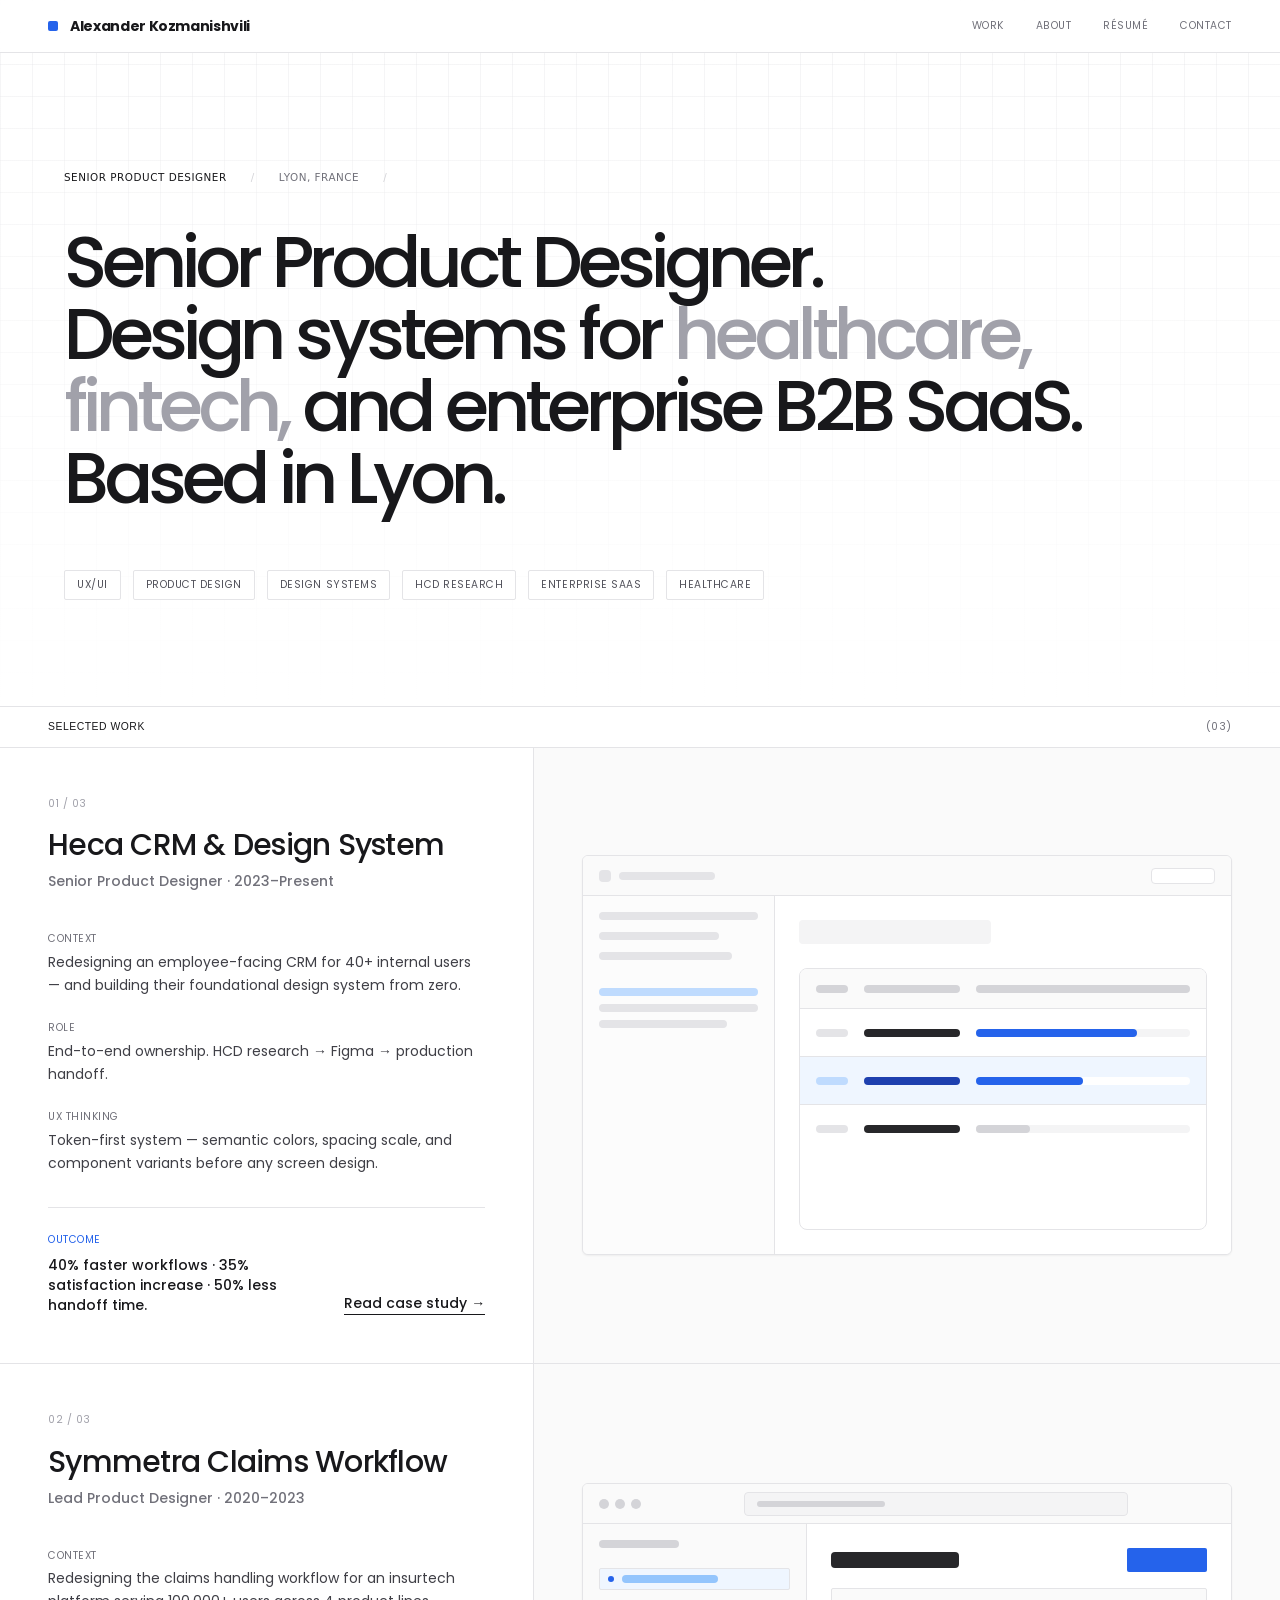
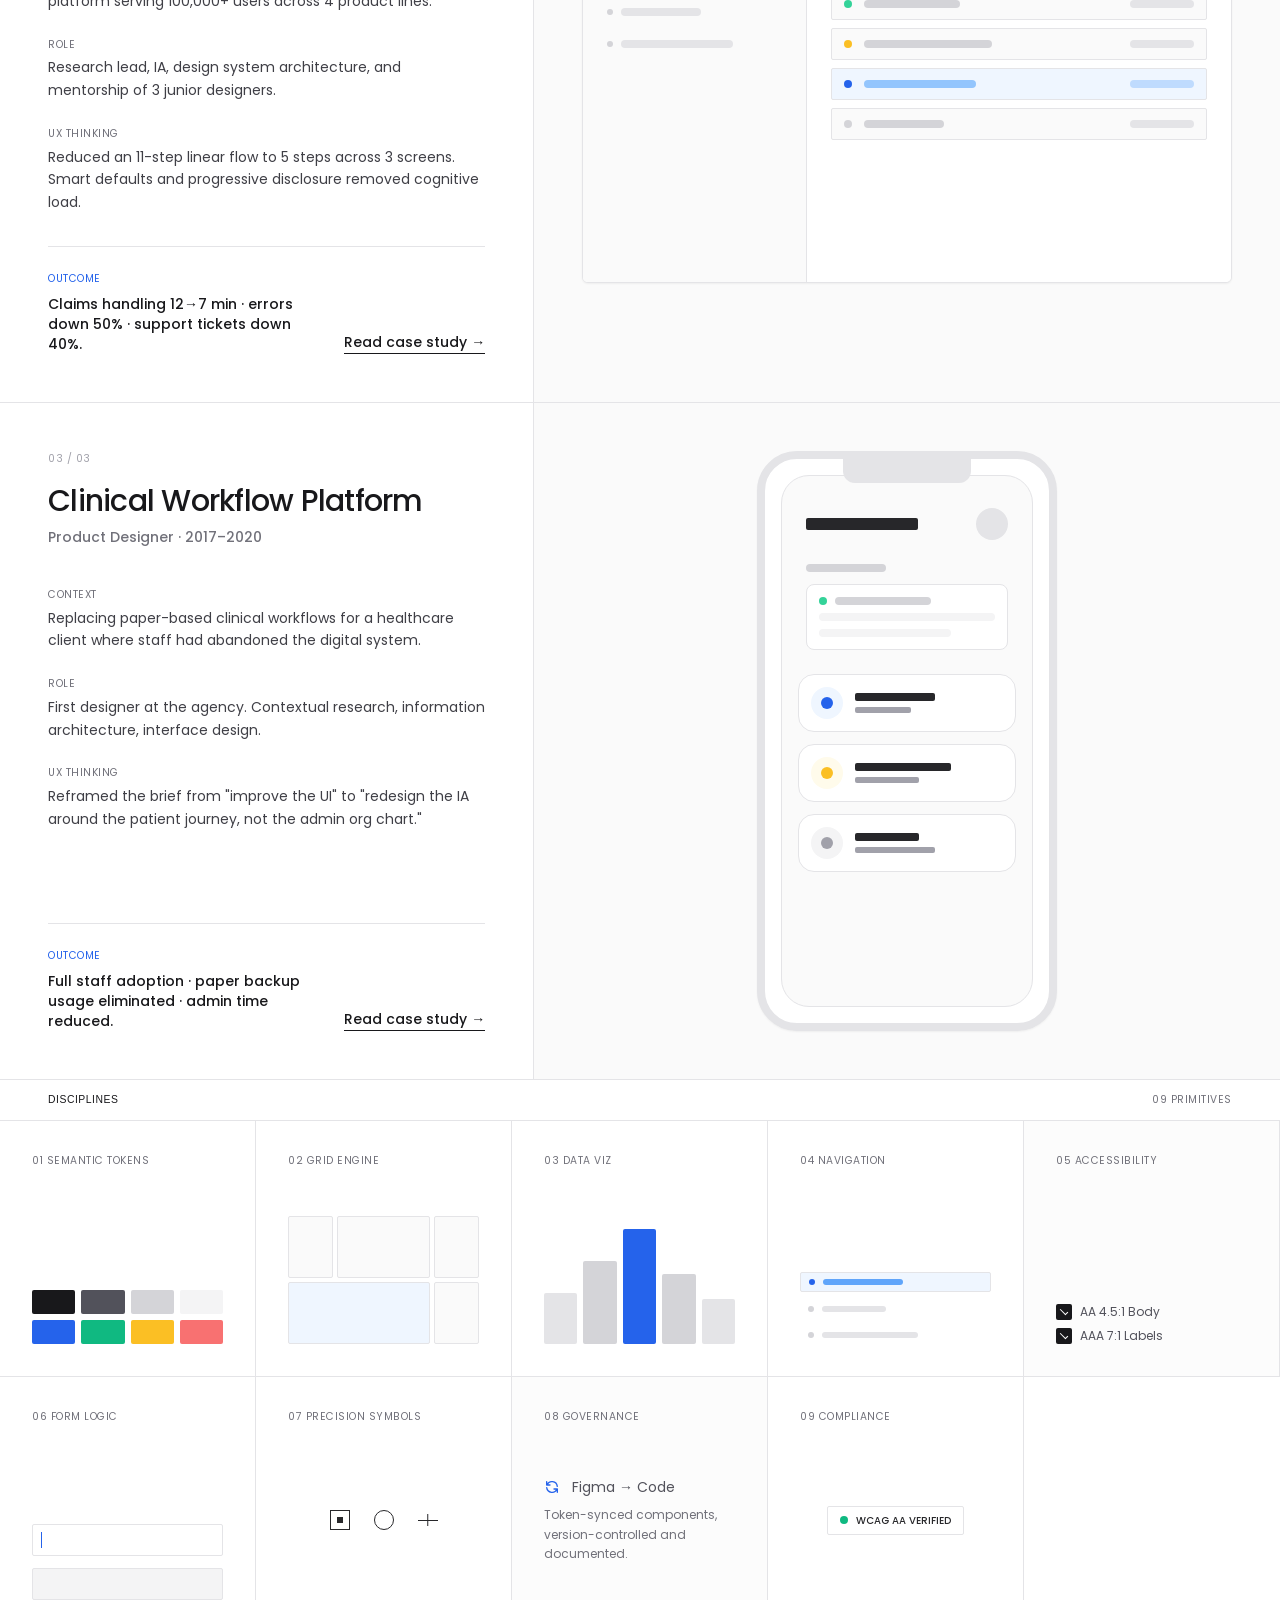
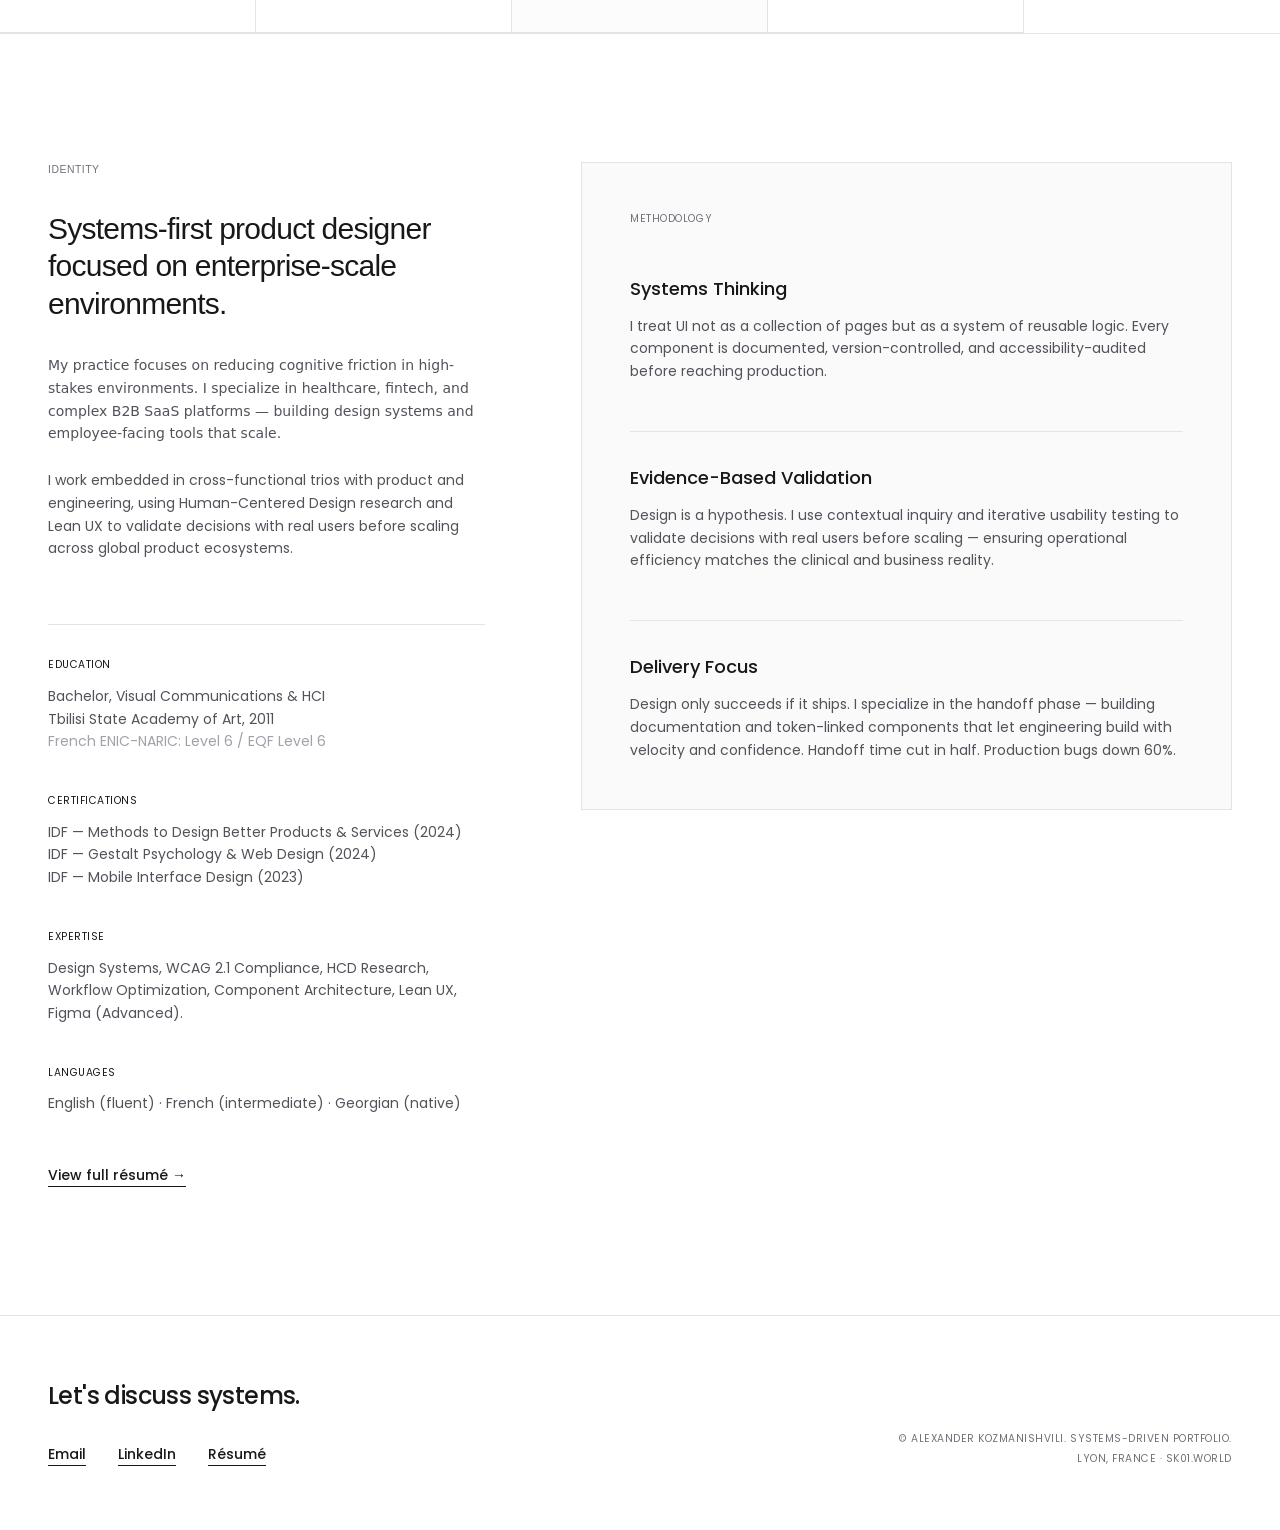
<file: Alexander Kozmanishvili - Portfolio (standalone).html>
<!DOCTYPE html>
<html>
<head>
  <meta charset="utf-8">
  <title>Alexander Kozmanishvili — Senior Product Designer</title>
  <style>
    * { margin: 0; padding: 0; box-sizing: border-box; }
    body { background: #ffffff; display: flex; align-items: center; justify-content: center; min-height: 100vh; font-family: -apple-system, BlinkMacSystemFont, sans-serif; }
    #__bundler_loading { position: fixed; bottom: 20px; right: 20px; font: 13px/1.4 -apple-system, BlinkMacSystemFont, sans-serif; color: #666; background: #fff; padding: 8px 14px; border-radius: 8px; box-shadow: 0 1px 4px rgba(0,0,0,0.12); z-index: 10000; }
    #__bundler_thumbnail { position: fixed; inset: 0; width: 100%; height: 100%; display: flex; align-items: center; justify-content: center; background: #ffffff; z-index: 9999; }
    #__bundler_thumbnail svg { width: 100%; height: 100%; object-fit: contain; }
    #__bundler_placeholder { color: #999; font-size: 14px; }
  </style>
  <noscript>
    <style>#__bundler_loading { display: none; }</style>
    <div style="position:fixed;bottom:12px;left:12px;font:13px/1.4 -apple-system,BlinkMacSystemFont,sans-serif;color:#999;background:rgba(255,255,255,0.9);padding:6px 12px;border-radius:6px;box-shadow:0 1px 4px rgba(0,0,0,0.08);z-index:10000;">
      This page requires JavaScript to display.
    </div>
  </noscript>
</head>
<body>
  <div id="__bundler_thumbnail">
    <svg viewBox="0 0 1200 800" xmlns="http://www.w3.org/2000/svg">
        <rect width="1200" height="800" fill="#ffffff"></rect>
        <rect x="360" y="300" width="280" height="280" rx="8" fill="#2563eb"></rect>
        <rect x="660" y="300" width="180" height="40" rx="4" fill="#18181b"></rect>
        <rect x="660" y="360" width="120" height="20" rx="4" fill="#71717a"></rect>
        <rect x="660" y="500" width="180" height="80" rx="4" fill="#e4e4e7"></rect>
    </svg>
</div>
  <div id="__bundler_loading">Unpacking...</div>

  <script>
    
document.addEventListener('DOMContentLoaded', async function() {
  const loading = document.getElementById('__bundler_loading');
  function setStatus(msg) { if (loading) loading.textContent = msg; }

  // Error sink persists across replaceWith since it's on window, not the DOM.
  window.addEventListener('error', function(e) {
    var p = document.body || document.documentElement;
    var d = document.getElementById('__bundler_err') || p.appendChild(document.createElement('div'));
    d.id = '__bundler_err';
    d.style.cssText = 'position:fixed;bottom:12px;left:12px;right:12px;font:12px/1.4 ui-monospace,monospace;background:#2a1215;color:#ff8a80;padding:10px 14px;border-radius:8px;border:1px solid #5c2b2e;z-index:99999;white-space:pre-wrap;max-height:40vh;overflow:auto';
    d.textContent = (d.textContent ? d.textContent + String.fromCharCode(10) : '') +
      '[bundle] ' + (e.message || e.type) +
      (e.filename ? ' (' + e.filename.slice(0, 60) + ':' + e.lineno + ')' : '');
  }, true);

  try {
    const manifestEl = document.querySelector('script[type="__bundler/manifest"]');
    const templateEl = document.querySelector('script[type="__bundler/template"]');
    if (!manifestEl || !templateEl) {
      setStatus('Error: missing bundle data');
      console.error('[bundler] Missing script tags — manifestEl:', !!manifestEl, 'templateEl:', !!templateEl);
      return;
    }

    const manifest = JSON.parse(manifestEl.textContent);
    let template = JSON.parse(templateEl.textContent);

    const uuids = Object.keys(manifest);
    setStatus('Unpacking ' + uuids.length + ' assets...');

    const blobUrls = {};
    await Promise.all(uuids.map(async (uuid) => {
      const entry = manifest[uuid];
      try {
        const binaryStr = atob(entry.data);
        const bytes = new Uint8Array(binaryStr.length);
        for (let i = 0; i < binaryStr.length; i++) bytes[i] = binaryStr.charCodeAt(i);

        let finalBytes = bytes;
        if (entry.compressed) {
          if (typeof DecompressionStream !== 'undefined') {
            const ds = new DecompressionStream('gzip');
            const writer = ds.writable.getWriter();
            const reader = ds.readable.getReader();
            writer.write(bytes);
            writer.close();
            const chunks = [];
            let totalLen = 0;
            while (true) {
              const { done, value } = await reader.read();
              if (done) break;
              chunks.push(value);
              totalLen += value.length;
            }
            finalBytes = new Uint8Array(totalLen);
            let offset = 0;
            for (const chunk of chunks) { finalBytes.set(chunk, offset); offset += chunk.length; }
          } else {
            console.warn('DecompressionStream not available, asset ' + uuid + ' may not render');
          }
        }

        blobUrls[uuid] = URL.createObjectURL(new Blob([finalBytes], { type: entry.mime }));
      } catch (err) {
        console.error('Failed to decode asset ' + uuid + ':', err);
        blobUrls[uuid] = URL.createObjectURL(new Blob([], { type: entry.mime }));
      }
    }));

    const extResEl = document.querySelector('script[type="__bundler/ext_resources"]');
    const extResources = extResEl ? JSON.parse(extResEl.textContent) : [];
    const resourceMap = {};
    for (const entry of extResources) {
      if (blobUrls[entry.uuid]) resourceMap[entry.id] = blobUrls[entry.uuid];
    }

    setStatus('Rendering...');
    for (const uuid of uuids) template = template.split(uuid).join(blobUrls[uuid]);

    // Strip integrity + crossorigin — blob URLs from a file:// document inherit
    // a null origin, so crossorigin forces a CORS fetch that SRI then rejects.
    // The manifest bytes are ours; SRI protects against CDN compromise, not this.
    template = template.replace(/\s+integrity="[^"]*"/gi, '').replace(/\s+crossorigin="[^"]*"/gi, '');

    const resourceScript = '<script>window.__resources = ' +
      JSON.stringify(resourceMap).split('</' + 'script>').join('<\\/' + 'script>') +
      ';</' + 'script>';
    // Inject after <head> so the DOCTYPE stays first; prepending the script
    // would push the parser into quirks mode. DOMParser always emits a <head>
    // (synthesizing one if the source HTML omitted it) but may carry
    // attributes through, so match the full opening tag. slice() rather than
    // replace() keeps us clear of $-pattern substitution in resourceScript.
    const headOpen = template.match(/<head[^>]*>/i);
    if (headOpen) {
      const i = headOpen.index + headOpen[0].length;
      template = template.slice(0, i) + resourceScript + template.slice(i);
    }

    // Parse the template and swap the root element. Scripts inserted via
    // DOMParser/replaceWith are inert per spec — re-create each with
    // createElement so they execute, awaiting onload for src scripts to
    // preserve ordering (React before ReactDOM before Babel before text/babel).
    const doc = new DOMParser().parseFromString(template, 'text/html');
    document.documentElement.replaceWith(doc.documentElement);
    const dead = Array.from(document.scripts);
    for (const old of dead) {
      const s = document.createElement('script');
      for (const a of old.attributes) s.setAttribute(a.name, a.value);
      s.textContent = old.textContent;
      // text/babel scripts with a src: fetch and inline. transformScriptTags
      // does XHR against the src, but blob:null/ from a file:// origin is
      // silently dropped. Inlining makes it a plain inline babel script,
      // which transformScriptTags handles unconditionally.
      if ((s.type === 'text/babel' || s.type === 'text/jsx') && s.src) {
        const r = await fetch(s.src);
        s.textContent = await r.text();
        s.removeAttribute('src');
      }
      const p = s.src ? new Promise(function(r) { s.onload = s.onerror = r; }) : null;
      old.replaceWith(s);
      if (p) await p;
    }
    // Babel standalone auto-transforms type=text/babel on DOMContentLoaded,
    // which fired before we swapped the document. Trigger manually if present.
    if (window.Babel && typeof window.Babel.transformScriptTags === 'function') {
      window.Babel.transformScriptTags();
    }
  } catch (err) {
    setStatus('Error unpacking: ' + err.message);
    console.error('Bundle unpack error:', err);
  }
});

  </script>

  <script type="__bundler/manifest">
{"c3a4b9cd-9079-4159-960f-bf37ac7fb843":{"mime":"font/woff2","compressed":false,"data":"d09GMgABAAAAAJpQAA0AAAACAJQAAJn5AAEAAAAAAAAAAAAAAAAAAAAAAAAAAAAAGkAbp2YcyiYGYACCTgqGsGiFvFgLikYAATYCJAOVCAQgBYNcB7QoW1fAcQbVa/cDknDbALiy8vsPXvMCbu4QuDK9mdhOn5J3uoQdawK3A1IU1v2k7P///89LNsawA/MANLNqq18PwijcTYsMTzBbZvS+jmxsGzlGZsIQwYhJeGyutc19DttbdySP7KeYF2IgPqLD4V/hwv3yScSVu9KM4uLd8AQu2f58jol1jmLr5Vbsjq/CZwzRAlHv81OjfCwf6o117TNE1uf1v4LRxLd4VvRWv6nHeSyXyzWNJU+1b6kh7aV4QN2Ud4dJk8TBs+yWP2okf3hdOOjuDhI06kZBwgwmjoGk/2fpYyo1qndNpltqFrU8BMRjc1SVaCNWHHFFl/eFf7+xz5uXZP4SlhhdWZFjV1XWRJJtNbDdCkmup0ISzBDvtr/3QAXEsRFQERERHLgGqIkzd9vWMvdKzYwIRzgyU1NUKsOZY9c3U/Obze2qXJktWzpA09m1xaTFig1aKNU0SaN3kTPJXZLLXVzatE3T1CmuExjbw+MTY+Zs+98j254JjP1PmDExZg7//3//r3PPve95v+EJ5i8cCkGcQh1ewXILUm6wZw2e6knfv4RDL/KIy7v8P/4Ed97t75YlaBSCIDXCQNAkICYUSqIcFukLLZjsOYDNbmpZf56f298xUulQokfmgL0DK1i8AWODQW8jxkakQaQBIoLydVbAV8AsDIxEwP4BRsT/V2tDPTbmO+p75i9WMgjbQBnaeUAD87xDjbNv+P5ry6roaP3fNqzr4epnP31gTMiSOFF6py+QvUFUmZiwgYh6Y1EYifbYYw6d6cGbvcuBaIAU7/[base64]/qutfqbwXQs9jWTrsMf7CBMdEsYnkCVX7dTD/pdOufyQXwTaRXsm2dgbScHo/bq2S8MAMuEgGOUOJWypxQ8hJEE4QYtRhZ0YjAZqR3AolMqL0J0uuIq0XSxTjmlbK3vaxl9se93Lcc+m3PZ583vNhzW/2Sr0zOSWym6OVCxD6z+6501NCSVC+YSkpwwWQFQFcX1z60vNZ/nuWgVKYSE++Jnq6dC04FiEDDdTa1/SV6t35z8nustNZqSwGzPnME8aCpHdyebeSS5eVzkrpyAWQJIQGoNYrgA1RGIDj0y9z9t69+zPZT323SVc3EQaEIxIlkPhkU/feXdqmf3q1taviGJyLA4UEVxSDxFgkg9AKAtopnASY8WPkYdd5wEFQAgkOw7FPZQS24y14QO+yIIwyD8ATDGXwD38/9f26fxXiAz57U4to4VGW6pB3r6mfLSlKn3IIoXTrolNwypVf76bQB7AcarG7/Mp3px/eu5AiBoMBdwHsHkVJF0LsnKtYtLXduXdl6PWHJX0j3ZfsqzXtSoMBNBRdad71j9bpHR6gYY2i4NAQHHi8Eb+3saC+n2TOyZmknW99Rs7D2d3OvCuEMIQwNa5xVaEKVTXGBDd7HV+1IVuC3DYjUT9yPS2dR0IXSLsDKtnskDHVrvH4aLfh7PoHL+btoIZYQlaYDDJn/0er7X07fHN/hQzWCiRkbFSoyK7TQyGUk7PuyoOg0dND1HkdGIA2iMkLFDhaEJCRS1CS5UFpVvIFBMtql3uDjhrKjzFGmHtsWnC3SsWGDwaO1D8OV/oBZAZkoVmQv1LQIYGR2G0RAukLwJE89FlZjJTA/x5aFapeAqCgiCsCEBTag86zTQeDdO4ZKCBXPHGBHAuw5L/G+9tvLvnRSV+dvE6uPvGeY9n+Qw6cXM1Tl62KFVllWcxVkXly16M1sUb7l5m1Olbzqr8ETTXeSIM9tHLc4/YVu8IN0Gvt0lVHbRdH82WtkbRFlbzwElVVNvkwEn/lK5ok5lzftyf2gBK1ZPLd1/YarVLI+xc+72Wfy2YpOMT78Yr1+3puz78XT+l4TM3q1T6cSqUE+PtbrlvMnwzJ+hX23G79Sgrzat+TK+LHtrtwwJu6gzsI3EMbpWGwXuqRBtKZ3w5S4+9QppzrMhEzHy7LeiGMxaD1GwHAeDHE+m3V/wKMPbtZ3lchhNryJzSe0gr3yLy7RfHPSqbPXYWbMfMbrEHF+IkO4wJq5RvzUF5xaWm+J5ijFEqopP6Aac084GsynZtQy6O3OcaogpzdMra7jRinzWvNi1+tao/P+5B9vZ3WcT3Eg9NpY48PEJSQJxE2z2K/NUurRKykVpbxHZ8BipPXl/I77HCOnyVKHqVFWOGTteGRldt9OO2HReRMnLumS7azF6WGi4PCiqEyGAZhCwUgn/8BRFptRNZPkCXvn3W2jt94DmfYYz2mYzDUIQ1+lEcWiULC7ehfJR6DhIEB+vQ01tWm0WVC5UoU4OHJlj5c6srGg24Hi1u6InI0gUIcbBtUpBBUo3qvQ7ZOuPxjVtXteUgrDn7h6hfe/QcYCa1VU68h9U9rsHbgu1/GVDO9XrRS1D8t6+pwT4Nxds/M9iUcux6axt9eozVzDEtA18pyeGkm3gU9n24A7qn3kusH2oORF/Q9aj20TdzV5dOOMQYyh+rD/6W/opaucximxf0CfMaDsOSTNB9vUbalqHIzF1a8tGdqacvdK1fTf8UzDOgrjDhqBAka5f54EFagMtTgtIVgDt958p8/ZHLZnTIwRIyrQKSAPCG4z+14X1MPgUifDXOJjRcQ6TsYlSekzgmpGeou7V9SaDiyh6B13LLoh81lNN0875BOyLCxFo0exytzNgkVhbD8rnjkmV8xvxBCrf0Jq9vhZTOuRW7L0pKSI14te08OYtAz34Xl7fflC0xlL4BpEK/hBvDM2PzGsscVxGXeTcpmxS1LSqqVzMoqRcfnvMGSUvtSKIaS41PFeE8V+S30ffmWyspfdELimK1SytSoC+cpMkaM7BzTqZLtY9mWFhM6pJVPqXhje732C5gtqA6SLMwVwGkZm1dZxAecYD+KN/[base64]/RwQY2cvxJ9NMIMZXaJwhvUiRzkw1aJyeWaVTIy3rC0xBVGzigoGZA8xpBROR/0wuJhWDSSbQ4xkwqBq16/SN9vPpMMOBmakqUD+rpNetOLKmEYEBvBRXmotqzN9QooDkWpfIxBYNKYghr3xlmLn1EcQmCFlwbrYjvYX3KoydIVXSq+Zv9AHtiHCHzEw2SuGJoB7tcUtcyostJrsHLFgxha2UA3lMSBCroh+rlSBX/pQaCyy5tAfsz/D+Ybb0cuO7T6RceGNHxbTktPcHTNk97qPg6fi8DBQ/fGkcyeUMbUlkUXLxMXD605/tlY7oYE3jnV/W70eq/vcsLc7Jf0rPDngJGCwhfAHT0MvJ8ECJgU1ErC2upf6dQ6TFWYygZWJggAHfPfQgB9AQKh3e5xb+cYPBsK8Y/eehQHi5REAiSI3/XZfWuXiEMjoCC25oa6tBITqVKmSB6uLGN31g8ZikU+Gjc99oemDqZRnkT22fPpqP9skkCjpub2LNsHlsIR3A1G/XB2rbtcdbVFjYRXXHDWd75g9kdOOOpg1mdHOXuz9dZaaakC+eaYQZBs7NMNN8gD7nKrfnrKkSNba001kCpJvMrKwigYhk1dwF9Oji4gBgkDA8jsS2NdbdQYXCasKVdyxqgK8GRLN/y5RbT4ny07CJWdMlxNQKH0YkGf4wWWpxWW5Z8b6Uh1/skX6K+6OAf0yanWydCB7fGBo63Nu1kVwFxySWGCRsh4Gv0eId+rEbC1fBGPfH7gbRDMBUKG2wtDX4shAJzQy4UdugGMk7pOnMHwWXOBbgPXJcgU0iNo5uPVUyBhiFgsuKswVRpfmMlXejayEMruF/rm6EZ7XLKPYu25w5i12vOZS3rPjqG4aVUp/IC+O3bp6UYxe6ikecdJ3mGq7sUZpYcOWquPfW6dL50pJhPuPEGqSGWWahwcXW/pCx8fPsFulIV3ABRoMEiDRQZZ5JCnQJES5Y5QH3ua/53cgkLCIhLyil3i/3Kvu2XYiFHjHnvRNYo8Di/wHo0z3gQTTTKlSRe0CcCaGVrG3aQyvn9ZLWK6cc9xShSQRZMW8of7jvz6dnnUII8ZbIihxnyAb8n01XPdYZlzb1Go2FMWhcyxGjwtpFgU9LZOCgwyyFOiSh2RJog+CHifgwaLHIpU4BBo0P52oLKMQF72GCIuIeC/tfJnaFU+QRZCbamMAAs+6Boe/Qb9sKUS9PW3+ZkXlqNPhT9wpVN0hZeWh/rfF/zWinz0Bi+IQ70i8w7lFejM8TkRo4EIIqFo1UmxM3BUghRkFFgBKEkJQNDUB0+nKkz895lffpPfkcvIa0g4qZEkqynxCbcV8/cgTesIJrZ5zXHSWIliobVarsl6VMPVVfVVXnmVUdF1qLaWe9mWQWmWfMHgG7OeGdNMqMgBwmCgdlUo7WRqf7B4yMMemYYatqQCmvs94MHkGxr3tj6xi/frd4r4DqtwVgj1YKc8Wyim7lQ1BRScnDf/NskFE31jgveMd9A424xVZIylRsszylQjDTfCfYYbYJgcQ7U0RJrB4j0GFg7Km9Y8mpY9wpiXMT8ANOL39EOMyI380ujSSGr4NRwa9YDyqYBwlJAlhAkSgSXU4IsABJJg5aQpQw5aq77ZOA604dZWjgEFokmJZjFbFpiN0K5WABuTUdhwP/W31Z/wI7e+20zbbegoaKboa6D5P2VaIzfFuBUO9RLwvnyMgUODRhYEymRBKYVy8CVSjnoJlIMDgVQy5eDBYJFUfNjEqSS+WVkHOyGl5DC0qaFygijrepQDKdXCwwhEl+0XuC/HmxmHZpAITziJgQEyLe1C0s3EqpgWKRQVCIrMk4r+FMw+YR2uw4pF6BAdXCxUB+mjxY7pA3q/Phgz0vvsCVpXvBRqx0TlJNrIdAi0kgdo1AdQfGomqq1oy1R3f1mQCF6i4IriP7ABlfTBVjAq2aYoHqWH1U6A0AihVD3yr55VIJpfemaBYH7qGcATvfghN+/Yc9BnaQaGN/vGchT7RZe1uWPuE4Y6Krs8C8+CIaWiGZAaZ1WmZG6b/2Gtt7h5JCTh1YMsWTkgba9Gr7uHVWLnm2cOUXxxTSU54II6V7X53GeCYVN0s3Pv3z0iSbZDuWpi9wXSNKNI4Y1oCS9Mn/0ZxMws65yv1Zmj4Oa1b9aHNSApiCDFMa0GzdzErqaP/[base64]/O7zzpTRNqoDBmx54ZlJ/KJWWm7XIXK1GtyF4Kj0OgckVxs7BhPppNurol58pIYrDKvAyB8aSHTQaGHRr/fFePy4Rw4i8sYtotAiSpCT7EEMpMvdGyG1cKFj5xpGyITsie5aoRkPC9XKtRpomPZLKxDpy4l/QYMWmWPUiKX2vj1NuvR77r/8CwuT9kEqzd1WDX0hZ7xBMae9NCh26lvvkNI3u5u+9wDHiIxJHYPaWfTIce51fpL2koDOIFHCoa69eO169LrBsL+OFlom12OGSL1IhoK16PXU5lnUe03EHFRR1wIgy4P+3Suo/5I7Nqbkky8Hn58Fwdd077MOlGdnX26DYwXDXtYORgMGDLlhMDg/UOlGpe16B433eAwtD5v3JwVO/YcuDpBrEHT/qql3lDNRxryspRQ6dFHZ4nF036lylxwSaMOXXp8XFCdzjNiDOb2cBRmrNlyhGPdpNYVVzVrbbPbR5NIgyB9vnM+JzY+R9kT1EKeO9KMF/UPIXQZ7O1ZcKiz0xi97byGrLY+RPWw/YbbcTA+UG5zN7+b5Q3GrF6Tr/uu7CvxCqPfXYYv2efKc/aZfPqxapfj8ePYc9hP+fD6cqc30cQSV3JFlldtKHneGFcvW7KirPAxWGpTYN1MnDHROudGokmVPIz9BYazP4Go5QgKJl45QSsMRIzJZzc3N27C5Lzhjlm/Upl5yBtQb5XEABUJ/rCuTCkNivs7TR4Yx8mKNWyyHzr/4eSMb/Lxgdz9LHvfZetrbuNTISHYBCJA09HflX855VrtBAl+hwJ5Zdohx7bLoW1itVX2bZFVm3+mKZwhfdqI1apUSoAvR4Zk/QraJYV5iWxIMGumbaScK3FUtbFU3KbkXAAR/elHn7a3sJhXlmeyzoMa7psWuU6Zt0FmOckoRzFykG72Ryj5Spw8oMt9AZfRvdCcZY39Y/2gZipXhC9bqkFFeWlRfhIBDWVizggtC/YwUVWG6WJ0CbDLN2RrG6CVLXnTHKYyzTgZx+BqfX7BGmbYA2a5M2A0GgjN4L1WWC1nzFpOsxiyaMkpPXpTdaQuKdZRzWSlqA2S6Gk19dNYIjE+pQlHEVZEYDgRkIinOnD/AlYIXnhgzKA+HZrV27+UtEkUrI2pJU6qFypTkQqUh1yyS7YEKEOsMUAUpSApkyQSM1mR+hJhqBwAtpytF8UO/6DSKqJOCYUddHFk1o6yWCsXvxXpVxncDkcpCQXJLGtoixrcnHZuNVH2c63zJ/7Y/kFq9DVaiZai+cwnhfjYDPYhM2v/DrIsuPQ3q6wWXs6vdc8g8yNO+j17K/onMGa2mCovHO4l+q7w5Xt8l2/zpZ8z5TM/5YjHKcgj4MPygW15umvAitc6Z560sqF7FSmvRBfz6VF2h84vEfF/[base64]/5RZsJbZXV+VITY/nFwFqxLD47pZOgPtZxK+QK5i7k+I6fDJ3xSc51TbchI/eMhcCu5PqWTT5Yps3mCWciUi+PzzmfpSun5XInUv2Pw4OeNJyYMG1CTE+MzdRssnGUsRUw4qr4d1KodTrBhQznkwWJkLKMZxXCGOsREBvlIE/N+y5hyFN1y65jUZ0RJMYi8egiyMEAw9uIY9uIQ/LoHml4bxfgcJroh1fZ57uUe7N4y3a52G7czLjBux6x63M5t2PqiSXviFm8OexNGPWA2j/70g++BxvSht70oufGBKDzlNI/EmHuR191mke062kWGObZ+oBzx7XALaYd+cpszKZ3smGmHYiLbrDKyvTm2U8S2dWbr9kczmwKsym2VllOd5+uY/aGNLzYisSG+GULq9Pa6guNboYKoT1pXr9kfigBPlqlFSF1SSKa2taqGmiRSnTirFYFVZVmlgurKqyM1iqARCA38CqmDcgXZrmoK3nL0liGmtDFkRukJqVL39Picyd7jT+/RSkykSpkieUdz+0sVVuabKiA5+6Pp5Ldlv4qOVqMfy1YgWo4+Z5a2LCyO0cfMB5maXTZy5EYG6Zvq0VU4SuR3DJm0Q6y5erCU/lwJZbVQlbt8bsnmuJxWXl+Cxo8MYLcOYwgxYJ4Ew+oUdlH1S89/ohmTvgcv0r+w+tuX0MOMHbIkFtJBkbZUgcYAa2k5hIYBmesq+K/zUFAA/fLivAQ4UMYhIRROEvpLASSErbEmMaFSebLPYN8vK0zCgpmjI1GFhWDwDWbaC/cM61OS4Buy++u2zN59G/q/+fn6eHt5eri7ubo4Ozk62NvZ2lhbWVqYm5maGBsZGujr6epoa2lqqKupqigrKSrIy8nKSEtJSoiLiYoICwkK8PPx8nBzcXKwszXr+CKfiIxVYTUX87nj1fLhsIyfDvVC9EL1G8bU8ZNiTQzVkK5mIuUEuNL1y4vzfuCjIsgIBZ48yQPiXm4SwtZYU0aIg/BBkTPVHgAAAAAAAAAAAL23nH3i6dZZ++s/EXpzFBTAVFujWmUK5EhV0i7KzQZlYIAMRxZCRgZ+s8ysVx4YNaBNvSol+LIkKkgLuupdcaVUyGVSiVjgOZah/UkCx1AEhoCfr4+3l6eHu5uri/M63RwdlC1bpR6rU/7Bl81GwBfQvDWWwQTxWk7yes+CxXxG/[base64]/WjmDsDvRzxv8cIFTuvWr5CETgMT/yPxW8ihE2HMAwBuAaAJNnR0zCT8Ih+hWhBCsAYhzRZdFnt14wHaIamqzySHQEujZdAKp3y0Y57Z2ZzLcWc/8aKXuZ4rXulPJv37Oxqf3UpC3rGF0BJoLFoOrXQqRz+Tszj7czteVvdf/LIheaPr7v8dvevIgR/KcX7/fsr5b4f+rZhhZEvdsv/9UI931cp6LSKbMsktAIH+/jKHhfOY72je1AVc2WKYm51PGTFqCopf8pQr8y3D61llhdlUqcFRh0dA/jIF6EznSDMZGYg0nMH3gEeGeBv8fDLL1X/A2z/+83Fy5Z+WC/6xEveLrg+M6FeAz4SMnvCkbnLsG8quagzVZxlT6ICKwtKXop30boDcVMBEU3Qgyn4ZWGbLl+KJ4l3c0Rp/Ed2bLIudiKmVoKV+DrIceSlgyfnSYfb9rQIKFnr2WC+hPKAHGuN3mBcNOZ/F9GXlrU7FZeEilGqEGaSoHKxTQSHIAgLTF9JQwKTp63exZlLfMIjfImSbCoC+IOlrYGLxeA92GHpOxvWPkTpUhVItI6PAoDqb6zGtXg8RTKpPkpzlFJAIRTXYuHjViGsUeZC7wTKQ5cC/5KHITE6gigSbpiBhEdwNknE+64tRK+l/hECjAHFeX1Ae1Cuetxg64/9vbDdxeDo97R8dPr371Jo9vgsq5VKl0Dt7iaRQ90tLEy2X8iO09lrVPnrNxI8WMZcXrU0ZEQ85Ye5LkaSo9dPEj7NRJmi4dQdYoNOzMUo9qhxSYU41ZcoNZ5RDcZ/[base64]/2QvoRxbhLpCYoJ7oo2aVp3nrR6d+mtPYttnYTkFyDWdyBruC36izJyr2qoduBjlTZvvJ//XPWztNoN0U7TLQTAlSSxX1qsckW8Ow7IDJID9r8+bpV/3kJ9gqhsxbeVTpk/R1oi+HfuUaCfYTkmpZB7ponbZ0hSnJRKuDqDWI7my2ObQzf4q1bi7GuxHGzD2Sno39ymPuSaYFPd+1jp5nFwMs4qHWgX7s69C7p8d+o+8v/ZGOuMF+zUdcZq4xSY21wf7GjmB2Hx9F3h4xTXSZaHVgY389wFLR4Dbf54+5QzJyJj3r6Yuh37obwUkYnam/wImd+dVulS4eD0F95gFzTSVN+3aH54prklu98teGO3WGBWZNrHCGIbaGEe4dLvHC8Mpjgx2OYC/xS/Ee3z0GwFKBBqPNOGacMY4Fdyp45gUdEoycCdqKgcehwwvBQ+gMch4a7tDUPfiKtvKWKoohz5lLSlKMdJsvRL5prsn5KeuItceKGgd8yAHXGXrN+Vk25gmrwzDklYV8Dh6EPAv5FX/33AsZ7TBkXoUsm5ClEYf8EPKDhdwOPa+zIU9cyMeQlcqByg859NJxMg6k7SAVYqmBbiFT944WiqW1GXTAIutYOWoy8o9i37NORP8uV5zJhUkt9DLKFmTgnBwH0vCo5jXVqy/2CmZXiV7dPrvwb789vP+tT58f8Bu+ZH4m5ySn+v//eulHR9FT963n0dD4MWpH/[base64]/zjJFHjFybQCJL8/6MolXH+AxZlKgGIReidUzrCbS8u4zRl1RioBBt8Dbb6mWSW/AZGqnWTH34HRatKhAYbAZLYRosQ2WUpxyH4i6lXFQjIZZY6UjKOgPE5EQ8Rme0WbnxO1+CiFHinzkp+mdkXIiNrFwO4vDj9rNINOnCImC8LyDzbDdHwy4Kw5Snc/2uHR3TkISlIGNrUfnH21hYq6NXRlZaUwO6SyGewJaN+OzKJhzAKWm1aeUuWiajN+eKBvc21/b4HxFTRYJlU/mMB2wybqKBuwFqT1b1eTebPR+Q8cs+U0GysDlFL3S24E8lYepWc4w+9fB37Jib5JJkw35C16dn43C1+89Ts8zz+DjaSUIax+1LdIs52LXNyObL8WE3ijN5TZrch6/68YxYssL0dUehO5Xgi9nS/CdkzDMa8VhikIpVPTqzNYpfB8Uqup0Zx0FhSzspVzWHWUbGYFAs/W4/fQ2puXa8FcVvcdli30PvQn9eC1hu7bnNYI9Sr0F2mGKQdKIsVjrrUlVeyCKT7ztIfIluMt+cpUhejaOrz7QH4a+TX0k/kf7YDmfMKif/Sl9A51mmDtqlt+5Suep0SWYjteaIr/S2IJlUiDYljRKIUJpN781LkRkJVcNdqhm9y7Mu/IOBO8/EAhvFzg5eR3sVNV0LsWi8a1NKzfmnIu1pSUE/2EB38GXXgXPShX1x6RSft+5/A/KdIBOrIaWyjnOzaTKfFm69eAiEqP0WvlmakRCmLfWaErc9sszNEZt0mNtb8+UQUL9iEBTczxOEkyM4GvtebTBesaHRs9dCIIEwNpqJRzv2CRGsu6d4bpp3vIRHqzYRo4qyUTHnAYIieojyrzEgaW+fRMGfMcooljTyXpiPYUy7BwhYm0BdESAF4lB/KDTDHlpLxAztVkraceQFhLBWQ/YGfKsVsqbVyq/nvp3hB4fNpRNLdRcHySkua5dZcrxpvTaEr8DOhMSkUmeZWAUyqxsRZQFiCI5d1McOa/[base64]/gYgUQgCMpFgfi197zl1vgJ1SPIigJBonU9n/616i07C9vlqE4SGGdL+lVSIKKgWKUafmDXhsBofDeDvFgEFp8NzhnynkaEB6x4qWF56OUFzPQJ2n1TFZmNpGBo9c5RMjHuBUKHYtQ02wrwIVrPA4ateDrmDJlhYQnQU4B0mG0iQAdX/lfIWVCyK/nJtIW/pBKkWM/EJQ88rTQIG5xdVCB6D4gBLv6oCvztrRB2Cm/XVUoCOsMNk7shVF10SA1DTsg1fKtLFLB9nvrKALr/ja5rLsKxC3ggDNnQQjwZ21DqDalaU37oIocNTgee4cNlrapGBn91v+AfE40JM44sqGl5jeqXEJcquOZ57+DGVX23qc9t/O4AsoV2HD07hJXjv46rm/smmtm6u9jNfSWbv/sItcoWLxZm2Ts89Vnm3XofjYZkJc31uDi/KU2lye2WSxo+1FMEbnwvPwcjFnYDISbRd2TSCRt715b9RobaGaslDIztXzXLh5HvV+/[base64]/dYjIgX6Ir4YAIRkt1vKkm2sdhJZmqw5dG5ZKK/LwNXOKrE9faViuu2yIgX8lFWorAxCB4diZXVDhyziWLCo0S6kOIWFujznF5q38WaARO+155OC755Og8MNbFur0gRG85GWkiB+cE2qUlysxX+PtKDArtoRePkLeomP1BiOiC3rgfC6s3WV+i/qTRe+kSAGlNcft2IBYX3oguPtPzUkoqXO6ZTdfqMO3XT9JM00GHCtoY6NgPqv3hCCYB2l54CErqX0XMROsZ4CXOUXVW/k+BAEC6vX2VAHorjabgi1MEG8amHXVIcguKqJ5P3YFRU6hxPtlxVaZzMbU0acfrWlaywGFVcx5Qq66gL4dbwCN7sWX22AF6IZac2pAKs3/s506FyIOU0uUKiuTjATcPbo0d+HsrKazYNmKrshlltd/bXr60CYUGVvgFL1WrdP6/kyC5p0AkeIeZdmWvFf7xbhCAX1XAvXaMQXlMf91JDAyMzebeC4bekyE5xbmTaYELMxIN5Y/OE/[base64]/Sz+IB7UtTd63MaxMAsc8fyG7yhm9rhc1JrzrhLWm+3NWbEOySwVcrbv2YPIn2UA2l3qOJeHE5iGZydUlKyM5j+nw7iZ/XedAvYqcfOBQGb7U5Ps8CKB1T9S6fmgHSAU05AXOUwfdy7VCQHmQthfevfTVyCY46fmZMTna/[base64]/qOQ8ulTzUJpOuFohSxkSA9qDFCs1deF6RQMtVasDZOxaCQLEU30I1dvKD93MpemraDtuEbMvZouXdhazanQv/[base64]/+earEkT4qxlQ9p6SfOxsW7E6rDlBUmtbEYd8w1pqW1lZP/yXG01WkhMD6zyOPChQOxDbPpEjXvGeXK691LsAj7ExlHZZ4shwX2yyXrguhp/jJErIa6TNqzVF08TZYglymsbH4we+NkA5bLM8T/rYSYEpoDDbJrKBnHv+B2w/L6RnyAUKsnoJHeLus5OL1G4sdxBHkU234VnCiEYGa1Wz3OnlY1jZuKmbABr1h/AaunHr3F07d7W1SlPXVMWBwa0p3yqPiTMiXGfJzkNr5IUkPMoOxG9V1Njn8aoDtL8eAcndRxVQO0OdetrsDDx1bVjxZ+Xv6qZFAoY3zwYqk1VLYXaQuW4JAfiwO+HNR5+FSBH/4AJa7+uiOThMY4Oh7+ZtQAAoDulK2P+Y2Q5XJHl6aTuEhRUF9BxbE+zwts4+yxxuNNDFP3MrtdIYKT7XDHP1hzozMnrckgjbZvX2nMkjP8/KKf80alsw4te3OPqZgkXpFG8NePQb+VhIeeUJLpjA0QYavmsWoUWEdNJEF9XaV9DvWa7LdyWdEfY2m0kMvOZqZRcRl2ybxr/Xcx8ore69LW8hM6AE5rHhKehN9ib8CnisNOBKHtfU6P0f3wYvjSCTNt/JiLCrNQssreq+9QHOrvaSZQIhVwPNyY9yyppRb5CuuDZLYUiSRiiWeVC33rIr8Ewqh2MTB1gP0LZx/TVBN2OBbagh4ndPI5kLytJgc2S9bQa8B3WMpkzw4IZGh2biFBUuhWIVrGyRIR0JjHi21SJBwcSzjusYmBuj9VTrOu8KZhoSKBmxyojnnWGI6BnVTgQ0WD7lVoeGEz1Mp3q1KahOqb7puxdLu+QCMupmZhiEwyKsKlJHcPdtVXdFkNK0kaODGru4gkdR4djY0/lVvIgJ7mjoE/8QllQ5rP0dg3q3yu03HhBrXsMZUlHpwixGKg9VdAW5a3q6dtnfG1L50oTVsnFIOPDY7fxqQCeNlRoaYririQB3uZflC/BRpC0g46NrokiU7dZ2KOrlb8XOwOh2IoE/JH1tPDkKwrqkBdIaeyaxmf/Kd3gLjYAHIbUmR/tK0qQoziyRRBy46RPgstprZ1FtvPWoI/8D2sPcWehY5vJv03XLgz41gpYKFf+HW84lbIhZ7xtdrfy/EwmjaJdbY5RYrMgyn5RMGGuX6Q9pLLLL03ioZcFdeYtnE7A+TiVa51rBrdh1XH4irNxMoeTbJDyD1KO3SJB0hmLNgjoPeV3OXoXGhD80WipPYCavpqV+8EhEz5E7vbxEb+/[base64]/LkEbSceDKE/xj5Qzs7MTP7KvcRgnT5SxYPtfBWw4wWl8mie6SmjFmW7C6Xsrh8ktvO1JqmBRMRMWzlscCDA7mEyBM8ShZGUaYbtO0BWwzfeUhcuZ05Ag4b9h71K/[base64]/d5xNYrnNgb3/TOppFyB8z078yeglxez+f4mcFi5Y2m0ih9sqB/1O08tlF2dgSsqot4ug/i5lvmNTihswKBnUYMV2eyZmEBiB6cGUDqff7kWqN29GPls5FTfGgJVif54yUz4ZcT9O7nU3prPOej/pZ8h03CWCJcCR1j3Q+kKrR9/CDhnLNWcR1OYyZJNyanumep4AzVjW3StenyTrOkIPP6Zy9TLTCpwJuNOyJOLE/zFHHyhxN8PAUOHdTw9kxC/R398IhXZzmLbtjsY/KfiZIeXUCBEwKKRuYu84t5SheNWAie9TPc6kppcYpMrI/XOzBtt+rtJNthskNFMBEnwzIU04AoZO1MnhLifaNDDRAQi8/a8k62S+kqUqtYDbmQr6/Hi95PuCqX2R02w1i9hu0OYjYrVuftnRBJDEGvI7EFyjnGitIf3itpOXIXpnqPVzSpA7zTKojQDnYr3IfuW8cMIkBQgnatk9mbmsb/[base64]/peWKa8TGESTdDbMBwYVfMM2Z+u4Z1kK9qdlyKRhVHYXxH5uLSpU4pXYHgLhj9CbyaZy9m9iQ9NQxYWnJAZdTvMoFS0BGr6JArsmCYKafI9RhJ7SBBhFY/ee5JtxTKIws6x9PwM5JHnF5oLsFZHD3AAu3LbAmbWNlskM/daVznrMNsNhYtiXm35FaGD96iTZQxwwGaWfW/4NyNtSshzQkTy3fBEKTpr2+flfMmKA/lIsO9zwV1A9hxMdbZAzvQZBa7QzbMMtrFThezJuNZuS9p2Ex6waOtGsy8FE+o3wiTvvqDvrFddXXsamk/4DWETvAgm1VH4wq9XweWJ900gbMneCaff02lTvc4K9u1dhJB7hczdgpdr9e6r2qs0KYDqaCWYpdNoQYLNBy8tRGpraJHclixzNpAlnD5MJ2Up6e7neSD1RdzVaE9hUJpso49q56N6uNZCPOcd6LGgiOm6odlsuJ8V+2CM1seckt/nJaCbiYgI0wGYUuVm7XMYguurZxmlP1JUa23DBGkkpAFTBk2LCmh7/icYN/UHqwqQ6ydUtQcPFf/fN9Zx8ctDzC4uPPUTkoo+/1x2dWXPf2RNDfTs5O71wCq6Wy+llDUHSrJyODgPT5jlHMCO33/5cixU/3xhYmDo6tD8PsOjhGfwBky9u8R+VkP9Ois1sufiF2o/vbx7WIfm7ojr6yMmWwS5vvE3+Or22dAXuBNaby7w8dtkWUR9FbNV/x6AnuCQtEP2aR2aMX/xRx4cR1UjfjeKzOW1GNYNsI14+wMF7UGzCx4BTWuvuzXMmIt/bh0Iv0dFAP5wLCL2DO/QflWGlvWmInjYqmr16r/HhGZ959kADOJiNz797pHp4o2VzJtG3YZvrhr0oa6GYaVUdqhJ5wKkVfzEd3JTv0OmobW3Qqg+8r81rRoQuq3J+0nUmTyE+jcZro7juNoSQOzNCXUsQA1FduHxVxTgCWvtsl9rtKDsvlqW0jn4yOLPgUk6y9YdAAtScw/RBn4KB5CltmlfyGOXcQ6PharsaB6ahLYm2+H73a/[base64]/EorUWqPf7NbYprs78XlbtiRJoOzukAjvwM2QNrfYGxIcMNvQOt1SAlQ+FNCKdwGlvwAipHbn9x9TYeS0ykcDtmLVgiP6fgyFmeCEzdywm+8uk1UKG0ZGt/ODYnsTVuqjtjtnUA6muKYzYGFnjxzn86VBj2RmtLqjN66wJp3skic0Ct3lp2EZ2+hU9Ubu71tLV4XVaZq51p9Ze49XIcco1kd3uxtoFzGsz6TqzurzsVtMoI0NtjFkbcy/jmJvfHBwDOAsj/XR2kxof1Euc7Q5Biou+gOjZF0UM0hesJ4o+QPIef+v5yng01CuIzLtRYRRydqTUUiaqqPU3Bv1czWasE9yD6vwProIVzJzWhAls2/v6qSdafYLwxRrTD83OLyejcCjOEJb0/j6wkWMrf6lj9h/7hnWS1lj7X5v7s+CsNuY4A33BsiyV88v1urap5eo+OFm26O+iffd46hrfTKOLHmIktgRX7dux11dYVnmD888tRoK90bg7hwVCOxxr/Xs7e+MrM/B/vbunttCGwG5XYJhko/0kOV31n5adEfXcGhtE4VcPz/uDHIR4Zgor5kXy698ivPvRQXaD+6MRAv9OHWXhjjkpnsVmkXgu/S5acEukxN/sH2ikYdDHzjfjNGs1/z2PRHaa/xqePp2CdjlVpqguMiAcHudX8ss5z0+xDqfYCRBCc8lM3b/EfqZs6jmubLXvWL/XDgJL1JQnmGuT20R6X+lTj8mx1sybO08CfqaqePxT+vx66/j4v/3yv1/T+4v0HPIq37u+D/n6Mx70vtaQi+eeiST13ehAwb95FYoCLx7F2+rAwc04njzhr8ZFU67SPLdFefAhhinsXwrlgXlCMcODoig3Riv1ySX/dHab/Cfvs/4yg7YtG7YBiP767jKD+cphBQEqirelcgR2RALc8z+BOt6aRijyU6bGLinM93txP/26Bhv3vvwHf+d8HD/oq6d/3u0CWb37pFevYRbFBy4w8i0yH+QnsYTWvAkMUBCZzVwtBQS0+Fmp3RQDZYCbzVQCF6IwfrHJ6+dMjfHXeZYPFelQeVD1MBRimblLjytpXrzp/oy2d0nar5Pz6e/gFniI1GPIzbfGVtEuKTnTRp/pwU7myz6pmyTKD5DtI+NHwclsHq/SPIJfgNHi6j0xZ87Jq23HZLOkf9wZW4lZbqancD732LlMar/Cl0sog2njSQVDdoyWBicyNB1yswh4hZbH5BaauDcdKYuhMq6OXt8k81F3Kr4+lwPuab/hE9ZRpKmVFcthDdNzEjdbGknkD8PvjjnETg2V6cbuaSM8HzXoFYm27+p5SfHaV2WUQFDzZpUSV4W1nirMqZ7eOq+5ObTEVdqYxXtpsHuhEGDWueuaQD/rSBl4zppqa2xmWpFhWiaik1NVzvZcnNRhqesKUmMby1ebh8jVqrRYb2NBgEAe9JR2Ex6HCrQ+Dv49mfewegbfolQ8TcWneH2wXbvZ/wF5K4x4rjCfcMZoaEpmCM8tBOKSRM9OVOmyhGN5bE63IRg5WV5T+JjwjHgcVF8PiZnmX1XJFkOfJjMELR3F7eUdxmF7Q2xQV45qVL4aKucRqhUOzmsaIC45BsUtfy4c7h4c2VaMdmOA3F/pyQCsx/lSZ1L/7yc2LMG4HuZBPnXhhIo4UBtT8CRs3Qu4DeurCt2D03mu4hO50L8zA0mR79+6unTPLP+3saW2yOxYFRbg+SnG0GwXK8kVOfj3aHiPs9Ve5K0u/Z7EhfeS+HUNDswdSboRmlFJXuCpACiE7dZlvdo1Quk1ntgmHJlAoOptK+gXQ9AFyQBMOZ9WIVMb0CklnaTBo09bMVc/G5Tq+fBvZhCzYscny73zu48uaFppMot2SkywkSBmXzXk+t3ijAP0YtFiQPn4oElpgXGp70DiTb9E2/YkDbrXFbahKdxL/jWrHmE8nqgcywurYJb6hPtahgZUtfY8P1JCv/2Ghg40nn4PQC2AmblbsnLc005z29lJR5KjjV3Eq1ti7UGEyovhIzFSvdwbjolAOk/u1BlbvIESAmBh11x9Rbf62tm1UHDLesXOk/tt80mFa21doeVrnUOL9le4Olia3jbGPDLljgr6nV1rD6Bfvnocfq/dk4ezEIoaPvp57rAhmsCMz+V+WsCYzark+4HlN/[base64]/vBJ0cKml0f9CO8cKQ9BWNK+iv5jEpM5y++sitTbGFhj9sK0MaDUuQ3APRr+v3/ED6tTttzmTfINOANCdyhTXCsmpHAmckDASEhlcrRZm/h2ws7l9OBDIwehvv4dUxPhm75jgpmiX/[base64]/A1Ek6OhWaLuzQXCOPDFAR7P7bd6pYwK/sjeJRJUGR4/zifgwE+uI0JQjwppZ84EkLao8FY/3d03mSdu2gAiY9sFAPKRTutyteqNbpXQbRTs2MIQ6HcthssTJbP/a8OTq/gNwCi4ezUMjUEsen0825yme6h2BBWEEpko2ytSRRX+uI+i34P4oMd0Mev3VbRmdTiktoze4W8eSDvjmmbuuQ6WRm6GM3r5/EFn8XV8itRpiaT3ORTlz64iiHm2Y3IBUTUFTONIeCnImk79TZfNuiWOOygF+dEMkr7F4HxyEw0MiZMQav4yVZ+3SUt2hYKrHv3iQ3vkSe8slyIRrNBBuAC6sa1biu3oyiwJ+TywSmkPUDu1YWL3ylrrGviFj+BK1WcH7ZxOf5Q3wPnk5hi6X5zenXlnuo/QLeCZQzyyYZ3jbk26jrGyVDeltueVawJ/fnjInNFAU7QDGfNLhcTJuD7sUve4fJCYsnY51N+nRlN6YYQSqfVjHs4UHoR9hBw/0otl1jUr8/nQfYo+NBGWYtY0nhmkSyUVDgt3vY+ZMQjXcGaUqqIAklIJIA05BaqMMEqawRhe2FC8hLVL0Oj56ts06rgnUyL4WIxRW6bwmi8EXbbWwJ8uB/8oFSIOepowgQxoNNAEBt0OTkmu1Bfc0dXRtVPxdSv/rDtXyPm4LC5TDjwMzYFoUADFLFNRlcFbfDjLL3BaDVwd4ufMAFYQsA8nzhpwthnT7OvlsKT0dAuZ+zKGCDMZ5UeAcyN0eWWPLs0JJsmBCuhgG7uo2EWTSdO91I6j+0Er/m9cmUqPk0poefunDkpu0/B+G3/[base64]/bMRmDSw/[base64]/FaZDD0W7P/Zz6D7oFnJMd2Ce1o6ezZX/F1Kn79D6XW/JA9SA750f3+Yx4zaAZ2rbFFy0l/rIYfyJr2VNk0R1bWC4nwwnh1MvCR0+wKO0CDdcQk7J9Atdp3TQNe+H3C3C0zYZ51ViE7GWPsSwsy0w4PhDpk2seBJVhHIRxUI2w7pUwgCJppj73hE+VFufcVmWETvHD2IPsIixvSMKh9uymRBhO9yKCqsnXYeyYCmDE6achkQFrL8TqIvlb1a9zRY0lu/cN0kLXtJ0uNlSK9MLHyX5yUo2UeRspskvDIJaOUMrFeya5Y2zr2xwEX1XkAwQmuZ2fajl0FldMRCrF7N0aodMTq8VNqgFf3NRq2noY3XK+uIBa+QDs/iBF7WftTNl7BqNQSkA3QU+lzhjN98UccxGVWyu9Vg8qsy/2QbOqIe0gTTNjMVEbhZ5NDeFqBxG3OEh7i3/jEIkPpvkPBjC9n1tsd9Uk3Rwe5EYrA7ihhDCTW8eKMNueQU6XwyAfrjpithDB5FNRp7KhgDfoVFZD2y2cAjkJPnzBRQtbn1DIv3jeBicU06P4c/uHTRQDs0QzPhJYu8F+PRnNIUQHPtGDLAA0CjTciXkWw6WamOEGRcc+BhDa/ChZBnJKsVWrfapRt9rUEuLDfSoNUaHoK1e2nTxr6EVQQ7AuCAKtLpJH/mu5sPEE7/cHgBPo46FtNtpXWR7I193YuoZqEQG0rKgL9ZnGSVydO+hs/LHA2DPiMR7gxwHHCThvuB30sRVjcCyh6U5SOEIb4N8gPfTtkVKUyXTUFUzwBxxGnpfFGTVNdoh5vjZfZgi/fBBLC8hfbT9+wspRi6LDjUXUQdXMmMdNEM3NVrtj3iFqpslF1aU93PA1Xf0NVtotysEf40/vqNBa3edJ4Y8r9oRGElPgjTj6h3D0fcDx4Lc8KsFHuRxZWoa31vX/Nx/A4wYe7iRZ1hY0ChdWkFOy7U0unR6b89kt0cNGpylFyG8oJV35bC6T1B0iIu2YqQtZMh4VwR4uQioc9bjtJEQd7Iq+uEpuY6gVcZ1fYGBa8Bjjl43jVIAg0A10F1VXOLTsroqNIgpj9EQEceMMB9pE9HkpkRB3B3q8Wuc5rY7cbYeZ8b4LLgmkdpSddes95BdxbQbUgW/NImTbp7QI+1SSuO3RBrvzGMHdsZUFfUE/0iiryvuddMntXwf5g6+TLZ0LusgbEP5qLqTkB1R2BuR6DaN+71r4dmVA1VVQ1XzRiuOswkOYNKHA8pW51tlJIiMYwilSRwd0TPfO70udWVe4kTgZVoe+n5+MnsZ2491vNtq68edaM2w5KJPB//mMs9e/vVK39pd41vMggUAyCBkfP46ItIGf7bHPc3j7s2d18nsEQvLTCcITtcNWNoBnbsjJ7I6z48pfA4/e91lLbrOI+VUHB0dMuSms5m1zVgtqRdynbsYfu7YZOWNCU9cqy8JjBY7ApjaY0xZHGSwzG00pxVR9mZBqYBJig1ROMGI2M1PHfpig30pGUr7HmauOFrhGl9TIYvmwbQ/4IgS4cCrFpoauaUymZOaFTPRC1qNWrRqM97+77sg76e+Vj6eP731mmW+zFadD61ODTthIPsUbu0mtDjf1cuLwUH17fSE2grwlDCJuP/a/9Jx2hWVn2rlgk2mKJ9oXGcDCtqNOgPudiSpUnH4y2aNa1qNtwMB7rDY1jp1pNB/oec0atWBmtjWzXJCHupNubcXFm+Dkepgkw8le1O7VQUTdNPUzg3I8gRNcRaZPrRwLsKiI5gbAlVgmSB8MJoFIgujkX/FoliUcBXVzlz5pA4XLsT/itSeA4LfxOEf44V/gIz/ItJ4Q9AeBEO/7Vf+NGaPsAj7/ioqeXAUSTwd52CDjCYb/pzaXxLBiGXBVAhhJz7IwW0L93Us/VK2TpaCpwQ0MuWAHDMrVf+33dhLHzLKoI1bjRkSB0wkdBFEqe1P+J86oBidk87e0b3H+PXgmM7O/RKbYsVKOCe/VNHNl6Ytj9wN1GMJxo8+2JOc1zLOzQwNx+dJ8ueXA3fsanbOHd52AsERWYsqJXpKVhoNz6te23KM6t3K9bS9T3xMtAFC/K1ed9Onw4f6J1jjiuNfqsySL187/oFZtevO2FFW9JXN6e7RCQP3hZJ/KCqFIm35/9tl5btCQQzhVDKnTBDtFZnoc2JmXcMwkLAxA81KZNq75rhAXTH5rG/RDjjn5k4LCCohAAjedQ522Y/pVg4+ICGr7KYRuMqgwN2tvMWM+vw4YjDG+s0UqQ/PpU5YHMQlguFB8d4ZmOy8c41Kc3dauu7U7oGeCaZNWmwkDrcvpZnfL3ymZXnnnUpxvm16cAwJMy5yWldA0eowFQDKV5GwYbUfCzjnrJszSFL3rs+w7y4LRcdIOO0J/3WJcY7B9gXJgKpQiiYKgTeqKR3vMDeum8IIzQaiKCHR71JydbRndKpWiFyhs1WIRV2yQA3qasLYqgUeO5ttYBw484sN/kof+zN24kaYvMbkVrx3PDR61fCx5TkbJ0xTY+kfdAtrB/8zit78kn4ji2+2rGaoKQjvOi8Q01K+vlferu48VufpJSTMLRJPiUoJb4HnSf7QTpl9mGzm/KVuPv2xERJ0Tq5mGg6C67+9xZFXk+U54rXyOTEQuXMRN31q6GDq8jalBIIydNAEaizr0bGOW3dSH6o7+nIrFi3W86EeWeX3xMLwa14W1O1urLOBU13pEVcfrk37XjaSjOaoUP1SsXDXn5Mce4xLujqR3LhTcfoWdEur5SJOaTOsCf+XBHNvIY9dfqYBiHS/apW3+GdHoPIimZT/pPGi9zYm7cRV3X0gYUIDxYGVwy+P3tU2N+lSRSAYAcNCBKdkcleoVuYblduJcerfXk0ZbhdNPf6PxPc+BSmUUo+lcnsV6pEtRUMv/ep6bO/feB7H0qtRHB9GwovmKFhIhph+uaflv345cfFq+MKZZvKVUJ3HTxHG3XCKUAh/FCzknr/0kzO7Jym6s4gP0yr0OLGKZz9Zh8/6/RHOv1Xlj96GxvXLu5c6Jh33DypixtXqrD39k361MpIMZaVQpyJAx+mFYJctMUOYtHncRy6WPR8SapT28VefPaNG/7rCrxSqUtSvqIFpxwwWeIxhmauyyWqwVWLbc246+V3vQChMFT8Yuh+wwIYOnjRk62sZrTQcHN2MP6Omek7pqZfmZrtbTBQx129e3ie6de4/bbO9RekHr9Feqppj0k6YTIjYPyzv3LJz9gGE7LTYwtCePs3uOc/lPPyl/AV/hDQOdUcmnjD3wdTIVlwR0Xb4DH4iZNaRrnohEzn2avmFkEObPj551h6//9a1+9fsFC7NCWLMvPAnanwifVyXXpZ5EFnPfPvPzUW3rdisYGAwZXawCqGMfCl9SuvBNpk2trFczOBzHayhfya/w/85G0v94OX/+AkOqrhGVizN/2wcWOCMlE5JLwKkwKff0c31Sj5Zu3D3XHzfpBfjI0zAGwasvQL17cVmMphX5DmIcEAe+ZhGYt295kFYCv2Ttxv86Zg3N17SvWFTSSHRfmO9R74nX8id25pctQ2k144trs+ULUUb5oT1Bjp/uq34L8349MUjrInzbrGaWmgluSaM2O+Az1ybcqx+QnlP/6TxBP9uRzZUZrrnDkb+AecfkS+2w2/H9zHhM2HxNgN7XVJLQqgd4QivtfyWf7YGyd0cScS5L5u+u5hGeOLpjEcP3M5eHCVXAdqLoyTgRkBm9GmrhMam+t4m8qoEhoUNg2wqJPtg9uZsVrfHEv2mlvhzidHbgxd+OAxRZJmWrWL0DMqxNDtK8UZbffhVWO0GWtEjQ2mMR+FyQf3I3BXML3umYdo3xWEeB/BfNp8//sgp1rjUDXfPKH6HKcbpdouOcLt2bbtJ/BbW3K2xM/eBTR81ku6fd9V4Dc0Ux83+LLaSHavaPdwvMz4rm30Ci7a00UPZdso/GuRsXsQjoqTeoQGihcQPW2NjN188nxqs+EfarR1gikZkMgm9YKhxlObzdMPelLr8nNprdAQanH/O/NquZr2tN+HB/L8kIEDKC1i36ZFsmiOHuOuGgDadDiTXck0GElm5OUpu6RHbp9haLnHfYQWNmp5SVbMyeR4OStnHsma2seuOwTjMm52Mld9rIBPPGNXN+RNm/[base64]/lORkl9rhmZwkop9ajlCkKUnUJYVvd5XKJF4A3s8lRUBq3GgHnotxwFLCVhDHk/HoeVEjmkN7emmTTU5HUxTa1s8pww4TcfFfuuIOPfd/FaDbc8f3hPhDE0kFlmpwFjSOE4kLh1ZiQuqBXoIHH8UcL6tSYlACtCWRkdNvTV/h/[base64]/pxAxMWpr/v4QQYeFU3+CBNLU5JSH/yrO9nE4StubuvBnc5PS7oNGVaetK+xBMPl02fku/UmmpENeV7DuzNqa33OwAbk/H18mNTn1Wry+DTq8+oWyt7sNQr2xrmric14zGenxAqJmJYyU5kU4B7DHyCl0bh/La/nfYn9EwIdeO8dNsr2NilvgaykA0dkp+CPFwERv0tqojJbeQ8QY9uH9BCoCmpGPp2PWr+Njl30nGZIe2aU4OH0w6qYt6nxtp+4qp3/v8OXT3G9X4biovaLMx3ZpAIcHAWExhkIcR7rPeFwE/n+IR6n+BeM56a27EY8RZUpnM584p6FhVHkDanjN2HjTqWERREqzqrKoHF9GMEVrzaTorATol9NWV6j3p4LOpdp+gOuqt8ZitKi5mh9CCC8vY5qFoA7qFoQVH7/H8tzyIEttXUqQE5hYwCfaVhCT51UP4hHU9gv2vcfdkGAvGspO5scIXBGCcR/v5acQtfJxFmnbb6mG8BTtUXpsAt3hX1WAKSNo39n8Z8c0NSVJLNIS6d5xNJu2Ho+n+FnEzuXWkFMt5ZuN6iOFcgv+RQs44kSMKGcxO2snzWbpdPCvLi4VFQvpjm3Hgy96DJqUvBnyY9kp0+g0T6fAWwkGmkv9e20Ty65UXFr2mEmIvamuOoOukp55UgN/[base64]/dhbFMETcuOvWNljV/EnnVtLHRyieLZDiZohlsJUAO0S43yVnaoBDScIS8bK3xr0cHRMWv69itMgYveZHQj9+aIszbBbwj+ZFMnp460N1JT4/Cn+ym7H06v4PirT1KtFqG2M3n1tae4fCDa3v9kSHCaDBSpmnuPTzxkngPGBDV5Cm9DArmbjH7wzVJV9zlZaFbaWR77ZeM3qP6RWS9xk2xikvNFSJVsUBYhT3ta/RVZGei5rbx/c1cPtSR2hzqK5HxVUwVp4wkz7bZpTkqmeZl9U1Z7y//5Ug+53i23hvpYX3Gsvb7CNemaiUyIAr65zJnO1O3tF5ifnvE19UFRuLQktXxYbm/43TYVaDa89rc4ujruPGh/qgWQr5AXgf4xWGGZp3FQ5nak22Hl8eMkN1mDuFmEIp05tVV5drGiSbCds6hmZq37fo2oDiKrjRwCuoCz1LZEadsexa0V40+vMB6Bl05rEmi0ukcPBmwOsRa2zXSlHfm3vxSHA2sSi7OlQZ2J1q+dBjeYFk/IfRJIbghqWOwaHHvVPN0T4/cVnUxthv7H3nhhADotSPQzw6xvU0qqcj6baENStPpLiApS5B7Bq6iD0MXlgDgsRfZApMHeHa69ms6njEu+dSFIOeoowgTRoNFAExYvMUbzjAzA3nvRa3xnoPy06DzWFcBGh8CEPlQo6CJ8kZl/[base64]/vT6+nBaIGYcalLy0i8QJS40mEs/lOsI6qjGpCxOw91U4qfRwSTcG3CETgxdWSFPKb9QuTiyranJ76IjjbWi8wMFptqNy3DBULwQ7yOOHHLuMnzLxcbd6/BF32U5Thm+AKqEMgoAsuH8Y/[base64]/hKQkm1n0K1dIUfLlwdAwhLR0Mv1by0QOaNBhoEg87lh3ygzIcApbmkatmR/Qc0jlqNNRV9ctgSVfb+0opE/AeeVEHgg0MtM3YRpt6ZoP/fsCfOnSxVUkcVKJegmcnsXPcZ85qEPsO+T5dI3zTTtNDy7ASNKMLAPy2GHlLeTTMZzfwxmBW+pye1I/9QYDjNHy/PwyV+kDVyR8CzQ/5e2WBMNaabw0CHyOUXmCGXdPQugGMuswUkd+WEde3AzgFe3NR2t2RWB00ZUrplh/[base64]/WsTNY61tykmhpZrAItiGI/bsHsb0/kp+soUjhI0KlpU9IAGtfs2TD9KzcR7/9T9cgGjyhJpVkRgrUq04ev5yKmGkX9MYdWtPZkhqDWthPy4D417bPAVtn0rYc4fFRlcxfmdKNI+5FeTV82/JGizWuNKY1UewCKPoA7uvCaIHY7Y5TjadY3Y6NrlnX74ygqKtC012h4HlN7N4/ZEz8Dsur7DVA6fyQXi3XbOLd70CXEIa+8xj18SfVTS5M0m2HywCBENBlj+0orKFbZyOpljzjX3/Vy9LnycGyvEU2XqlZMTknzEEFTp3NicWGBbky2oMt5qi5gtSgo7AWbdlAcovmTfK8xFyo/CGEG6EghmQBVQLKPp2COQdASMZJq/IFQEAA/ZvF0Ee25d0HFNRqUstxrMAVXmnxx9Z9hDmmGGN1NROyekQC11Et/i4TgaOgHJVxAwOOimff96wSSMbOtTXWffFHVpkuWRiN+SNuCNmVKuS2sMD6O1WvWU67QCfNhG6dqwldfQMjq0NxsMj1HLiPtfrQG9ciGwl3bSvZXs5/WIW6PHLL38SoAOx4FVwgJ+LygB8zT12xH6zbKDaa4cGn4G0g6jeAWIvJiJto51Nbxu+ZzVGy+QKjxmG1qIeloochxGE6g47VEzXlOIZtKR8ZqxrI7QF/aAdoZUjtn+8/F8DsKkGwar+wWddUbIid/jFTBPVbsJkgeNEUa1sjRyHBa5FYiT7CYk7OoVOjRizeCO+rJVEvRTdAgF2z4UDS6Rpabx2VZklGbbI5l4PUREJhdBbOFtOH0W9ea++O6xfur205Kfme19stjYf4N9Pdjx154YaTBQNOxGOSSzYf6dmZPdCEEHHWNbWH8Q4wAbi3jAHSWuPJSWHsn4pEzMTm8/[base64]/4zmUkbN7QlpVCR7oNCGb5yVcUi72cbD7ZVnohxM8/psoiSNhwRMMSIzYsbZ6EeD0paZwf4Xka8f6moWuIR0chXHMO7A/WgAnNksVYO4o/A1f7W5FWt/EKAyJCG5/WKadhCVxe390KpbcXVQ5uKsoG4P9+7dHCq35QO76GMzCtd0thzdlJLhl5RE4T3bH44AYD+c4DfqLV+Z6R3umzkPQmoY2bhEYDxP2+0jhElu1OqeiRdSJNrhYggV+CMZD1vzj4xSBlpCnJyxmh4FoOcZBbpO9jMglenlgwjdxEkeigjcQkWlRX+dRvMi4voDTaoL86jY/aAEDYw+RRUh8c6HckjsBF+DC7jZMgDskFrEKrFX581+tfagOxFkTKsRhBAqyDOSDkzuKyvq2F2XDkM/IgkEk1NcRnyDG6Avw4AcB63IFWQIPci5XiMNDnwpYnPiHX93EgIsXlnBGStprsHPWRMztvwMmu1h/aTdJZGaI4nCwndMlA0DzAk8hzL+4IB4tIBzkNtvLiBRTFGZXOcPp1znJ3VqAVZCXOaFMHE6Shn8xbxCzWyHQq1b5TVaD96e2yDQ0NNSempCXQL8E975NY0R3lCGICCe7QjYcOf0/yvBQOMIyZiXa+PV89EgTuWJz0VzB6iQ7bGkbWVPfSMzF8t2fpz/LJ/KbUglMVqVkcVjedgvglzDxdi3u8C54P4SiEhf/043Y1d+xlI626wksZrEXsrdCE6xRDqHRJnLF56K5Hqtz41ktvopC4HXkg1HWY2pruKZo+NRecx6kqIQcCGmTnCg/GMg7R7VUlhUdOXK2A7NpxOmggZ0T8xK38MXsLpDQO5WDiC5JfZjIHQ4sWJ4rDXXNmrgIwWubNEItyGtCFHm84i5wF8L8tNodVzt71hWnSiVKAvBAU7Y1b0KZfinZbuk/Gd/[base64]/[base64]/pbMWb8DsPmZNhWjhZx45p//WK4mLlUluD1SaWJljF5GhKl/mtJe89kDIWwjPI2sXFcY78pXSCNr4iYVLWYCPB8L+5y5Ro+I8XFcO+yVU3VjG208PJX2xSnpZsWtBtbvLmuyHCWHzQR4BMXp07nO7T7pFKf5lLdR/u7sl2TE9wQRyAkcmiBYte3qfuxAc29Gh29e6WIEt4SdosvkIHglJ8UBo9skY3FFTQmliT+0BlaFwmAFwasC7XLF1GWHYnCq4Qr5AJggug9cO7DwueGPYdBDomwJp7Bga3UG9Di9KRvixbDyjybl1gLaNvg0PIu1qbM/NbhhauDgJ5zrVCq21z/ryPd2qo9XhDMuxUdE/n1g6uF1e3HmDeOFn/[base64]/gzWdkaouiMeVpTpei/RdFYfvkD/[base64]/4mpM8ynXpwdhoOeuM/v6JhJi+JIrA2JbrF4Th11OwruYTNj/F3AA3rWcJ8q6HNXth8qRArMY+SMDK3CLN/WTCztRJSi8wLSb9pzOGnv+AFKLmbXji8MxmLecXpTyyRxVEirN0Oic6diIzqFnAj4m5XjrnZCw6vI5q9l79tKLDkfEbXLaWtW5rB6u2m12bG5v6fBe/vkBIrzOXePNI6iklyeDDInjeELtRNsjCV1miO22XqGmEXYYnqF071hlW+497z2ZKq0snOcvj/Ieann4eH1rZJ4KhKv0IhJ9NaIuSCJrKDqnOsiDmoPxjhdz6de1J6T8qHpLAI5LJ21jhqNjeCN2kC9rgKLvvIJDLKRaO1vm12pyxynmPHLnq/g7RGRd3jpWRMZ6/pMSyvbvAqbTs2hk+sL5M7Ca/AwdO1bmy2N7b6HM+7W1scygyAoHNKzbkh+589Sf6X/HyY9w8YbdUtP6vkX5wsCfSE3zDjmVITjOZRKBOMtvgWMNXkdyBbegCdh5YHeh1RtimQrdodEfObpS4HIBFwjCjOrQdZksgbs0+PQRY1Ej7b678weqxd6wNOfMlppJ09Rs1z7KVwlIrW7eSNCGytADNPxPXgEPJVRQyfofX3dhWrMeCA26zBGqYgPU+VgOi/9c0iBbh/S8UW2AaUoE5fII/Fsc2ILG+JrRNPiC0ZfTB55Ef3ZMauCIgUteSNJgLibBRy1AfKp1V7QaHS/8TnMa4qvz5GLhQegD1bsW8szszUSM8a/vXeNzVi+fJ/lzOr1XpF21gqk2b2bWrs2pX5YLiuQyq+pzOfYE6wNoP4eIJ1StnZzA+8Lz/ClRSHs48SMKAmZgqdTEjw5pz9UWEXnLmPP7t8S9NrXE1UaHkDbb/yMcyn3klzVTYo/jcCldc1K9lBI44HMKjePcPBF4iwHgngCotpC8+n3JqjDC5l1Y8uMtkaVgm0xIRhmIRVtGpeeTA93l4Bf+mvAks9fKxr7Hh6zUWOUW5WSXq929c+CvNb4+hyFs3APdEP3vj/YltyymVoE1YEMDjY/fNf2BGKxbltAJZ/CiCSMiZeqUU9mdYAH2CTqRPja7RNpBKK7PB5gT5rB168bDD7h2TqwG3HuORje1q+2foT6q4dkBmEuyLUudA0ft68cwymL+plgwMJTZ+AJ6pCb7SCJ/[base64]/YUEfOM7fH0SwXzsYbKPAtM0Ru5jvKiRwuIwShDtq+ivYcRDCymLF9SqsnZDoEBlT9uSZRvbf4szPUHutzvQDmTLY3xfwXbZ+Ey/atO0+6g+har+7fCsIyS0rweYk68qaVmMcnuTtj7uQdts1uGxdaAgPKC55tpwfLXGEkfiXzNbc51H2Qx+KOtlitD2vRMiEK5Wc2W4jBSlszo1VYbioa6cw7bQf2aN/nT+A7kxCZO5cdetPp2bNFEvmNthpv5ql2qlaLYAW2iovBFgYGhj7/VaDIxR8BEVmkx/R5TmoPulfAT+qnAD9mCW7KA2fvU/Sj6eZtNXEkEaODGJijH0a0OxFMIKi4w/n0Y3Y8AW8Yei4oByqfInc0b4L0je7tVR/9sckhSap4D9l3v8Bxg+k62MS3Q1danWmB2eimeTjqSW7MqNEC0QPgg+U6ywdcmKmbIYlUVV9/Upjr4Z6t1bAt3RsS16t5MY/[base64]/WQ+0b+VQjPEYAP+4IS3W0mGiWWbDGxR8pmKBGVMTPbAv5wtkspnM286L5RP0MjlXzKYvi0ZCNzQ0L296JIYlxJyvcNChhr6x6QbDm9HgiURa2o5Nm/u3YgosAXXVYLmrNEX/nqA/8814AZwpKSyHbtaq8eLAsE6hPCuHUmbzi8yrAUGDh6eGUXzRaXgTJQiiSbBYm2b6qrJg0TLLtZDrETp9zI38VERxN7nDLFq8oK0QmkYk3BGcZ1FmIhIhMvkhFiP2Si0RcU7U3w9HvhicXl/Dl3jR13PC9N6zDFJGU9ScWYVo9yE8iAhVkDEMBO0/AiVodJSjrjy/U0Z2T+x7s8uLMUILMQWAnM8+2txjiO89oRh3HwDV3RiBKwKm0JJrx6sMcIW6e10Z82cH6PyrfS02QXAm8iT165aAaKajvndaTyDJavVjw3Rdd+GY/aPipvalYLjeD4oLsW9TJmY5hSzldx6CxUU+79uhRqHhH3EnHaGX4E5f/Lys2L51pOFL+YT4FjHbvyFMaawktmIHWoZK7nyFWddUGDCR493h4UPuLE80sye/2rkncku5K53fSM+TrTu0P5MK4vT0Dq39uxA1aB8LPSajl8CB4/Q3knX4kYJ7rnI0RH7t8VPPNnkTZs2f1z09dOadbCSyygBuPK+TI1mbV0q7aASVMf3BjnQiF6zNKZdeNy6PZWKRCwytORg2ksuq4MNRUOfzO/ks0NJ/4dBNkqLmK9RXdUBRAmfKSNxpjtvG5HuiSlo3uzBd09UYaRSxdvIqKyfXCIlQKSVoikDE9gz7tNHcQsqeNCx/M4MFNxz+rSkmT6n5+LSUtqfr0pJrZDTVhb10V+7dXEeXOQmcPpD6eN7EnYMzHvBJr+m4+v5ORtw9leNtU+eJWmWahlSsrKX44JNo89XzM4YK8HgXfI5gxI0zg1SrASdonLd1OKZbI+e71sbHn3SOT2ML3cSbMKl69OJ1Swjs0NVKcURke6Jh1Cz/DwnQUipKMyfXvu9MBDmkh7Fr5oVo1pyAGYCgiZBnyR800RIErQuqpz/UwhK6PABP/[base64]/6e0f5ThzpEU4mSkbEHNS3hXJkj9DNc7oTVYCUGmH2c5KE9szUhNeTCB7Qsc/qtM7q/vSlEq8Rgf2GdUjI5Uc1mapWNrk6ZA8TIMeP1gBU21wDs/jBFKymQcTpWbi3t57dh7IJB+GP8rIxPqYXF+gMC3CPqSvI9nbeYb3Xh94SuvSwJQj6nmTbqEfZZ3zKn8GO1NSU4bgAA8fldY+BIoCGZvlfNrf6TaaELr35m7LRtxk5WI282eTklJNxQZicLdQA9Kyq64/Et8vGZGDUuB/dfdQNCdIgYR0C7GUYDPK2JhFS19o3E+8v26YSc39FbZz09rTdZ0A5izFwtp9bkg+/DBPAr/Tz1R1DAFzxXpyiKsTruBA+6znMeO3xkdjdZXJJbzI4Wzsf5rroThIwFGMqwhQ+Tk3zzccu2uGBBTrNacAmXT3kYOEeEVjqc2nP5OGVrHPWcMY0hzp/[base64]/k+jb14hiHEJS1XxdRwTsSLD2QLae3jQU437+hu5fUOn4UDgu49zHfOmAqSHX+Xe8KPSviqQpPbUrWKIA+jZ0Y28blSjF9hClrZJ+WgaTNWKlCWRIS4kMqfa8SZfh1ElkMhzLNJdNNPNE01nnZ2w6k1G7/oCZaVxppPCGHsspoelQR6is97wTXI3abk/msVE0pIEFSutWHXwEVbNf+bDrhXnTL8jQmgVxkDLbbeKTbbGdefp5Z4cTrbXsSe9jGTofRv5pCrZTrhF/cJ31tjCJEQSBfMPrxdbevx+9i7r6zMQE4Sf2mHO0Qd2/PulvOpAAr7Bgok1bU5rQdzCmaSHgjtUbHdqOAaPxlCFUWrx/Z7fRiJJHR0KzKHMciwFT5X1hwk3Qn/1/IAcjoHek5leOLAlRKBHeWMJ4Lz5hiLjvI5eND/U91S4/Cp04rLebyR6BpWryKCvmuS90ZC1tZGdc3UP9K22D57P8imr/9/j2iMi6yP+CWozkRFSwFXyPcaZTygw12yRvpc6SxvDoIqUBdfUuclCR7bcYuyFccl5qSWC5jtZ46ArZePHNxTynztJTm2byHMCYbwjzFW7FBbup8on0grQm/+T6OipN/MBnGRg3fKXxCe043KDLXgXlmOwXXhBf2fWvkVfta27jqDY4kehEh50x+m3V3JYfPASfAKFxkveK4heUbl1xjLjSTVHBoafLlOcLaUMYitLhqcNz9/uNg1RGctrNzJG9DziAVhSNfxpJFmZTFK6AD5acB4LMCJAAtKqfB3RSdzPWU0wmiEyyzMzBF/Axaqr9c/C0CF7UW9URppmtysR4KR58fRXeW9hpCJ5dyI+ga0qQgSPCeBHG6MU9VlIi9cWGeGyyFbdYe/ColeYbqEmms/mhhcGdgSt9rkVgoSTlvCtVQzFybH4JPqIpA8PYPwSPdUf08cyzdXTpkRo6JMEV9MeGHxHl3ddozRdJzCQ7zXcX6oym6tsidMXB/w0WpcJIyzTBEirTmBT71cHBpvrSjeV9j5+YFcqyci55T9UnrDONxs8oZ8m1tpU0hTviCrxwVW/SJIZ4MUmw7pYff8NX31+fYrCL3/BWor7ukr5UGN/1fRZrwkeA4LuWPElVwwogJF9M316qt+sKg5F1Ff1bwSDyAbZBdw7fXOvgAsh3zMGksKGeRL9+wBV8rRPzKJT08NevIep0WXpYfVCcadJ4lOTQVAJ1CXc+gL+5EnmPfik2EJ+jse9fGrw/VjLRNOzn2TQAJZOni0/KsFX2lUJ4AefKiyrUjmdffmUUf/ykTIQrJpgl7hOx3RtpIQSCe/wJ2nYbDyFuOXa1LbTcPu81W6fNu2Tj9kO2hyZKhNUzTHbF0IhjxfDOhlbUFXofwq2lUuHHIjXyPD5i57UFlC+WDjX5OP36GGHJmSciHGyoFWCRfKDpaejqt/lljMh3vzJ0bc+b6+ex8ft7WnbczbHMyJbCfWcq2HHLAlZO5UVZBLSM1SqQHBXT3lWoW6x+WARwf59pmFrPfWoomTJcYAToA/7obniXoNC/i56cHrvoYPTB30yKdc35T+ZdFqibREgbsRyLtTEP1dsmF83UVfq6XEhtaQsfnT67AoA5PzEEO3i6+VDVjHMs91OhBPDX+R75hUCu3y6yv6J/NlDqImHg42bfyEtAwqjMj3FylOQwRjPvz9zFhVzkdzWIhm6m3Zp0JvaybFGHDWBOGOZPmu8G/xI3laN7Zq1A90My3ltNRMjNlgCqmbQIsTu/LMjsIQoIQF/3eveSoCL9fqd3of/mzP857hAV+M8q+F7jQNoTytwSf6etMV+b2UCnW7wNpKRt/tjRMMdgK+vuPHgnh955jqV1hof4Lih+F0RxIxserwFxEWjoi98zKNobneATfrHwRy63CMLwLSECHGt8QzSi9D3ZKzTNUxiq72wkj48wP8DOgLR3/GCTr8/3g9E6o0FtVpmT68H3sjWpaoj6WMaRSieQSQRAvDP5bzUR/CmZWZOHm24E1Tpqn0zOiDSZPZhDkyGTVV9rQ17Py7Oo9ssxODWl5HWtv4Y0mWxhJhYlzWom8d/HsmuFlqGnxUFWM6j1QNFgNvnJtiK2xb6XOu84RbKkLGUD4pSfFI3ikPFWeiSMVslTpsIbuRxKEAB8DbSaFDoI4hKuqAnJiSSxy0Pdz1yiYYTHvT3+qIk2exO73z3A/GOrX5F1VcQ3oNQjEvVWwx/KlOeTKCEO80IWqqZLLhlzuhVq/3mqWYztczvFHS7/iB3GEGoBgDMIQF7uRuHXNN9aA16MrhUO2MX6F3V/SjPK4hcRIUbzuvNkx+20D0AOwsPYigGGK6b+RR0a9bey9Dvr3sBfgC48bK5xkPO7eWHSOsPWvHD2MFCA1wDvmil5KnRl0Zq6T/iKFkioq3ne8vn2RKbOCqVESr8cVG0zO6Mbu06fmM4t7HodVkX3tLZtI9wFS3IrImTZtsJ0YzhsIG7YUsYsTN9jbZ9Qwcg9QoCQrdtFVl3inYEKiflnWN+sSS4E+WRBDRgbWx4ZbnPcl+rcYdg+UU760fO1r18BR1+p9JhRU/He4ZpK0/[base64]/xUao5BRm2/ctR09vxIW7O04I7CVnUFgoEl0r1K8/CUur7YNiVcKHpOx0QgoGopw+1wwW54Oxy84Qr4kQKQ0ohRu6Uq647D5fCol/NlfwSw6zB15CCBLj/[base64]/9gxanXrK3TgOeVOzRS6I/lgy+3XcyDq1ryurbkeiHXm6TtGkh301Dpr+D7g+RjZ2zldfcJSm01pvKGR/tsN6ag5ucOSEsQMt01CXjDWUcstk+wMkO7IrcJRhN15JUuH467ElrU+OMT3MY3KqszAcw3Rk5/7uQ8xjJoAUKYrVeAZ8IXTaRMNK5L9jHvuzBa84K1Qe5UMwpg3x0BO+biy0zJFjKe7TOY8Q5pyHRDZaRUqhVr9+oo58KRNH5m0/znMptEaPRMK8EIkwEXbsP9aPs5QvMYVNUEhWqK83YqD+IdWi6E2G++8TIe4KQrAqle41AmHYNVnjPuBPGItX69+C4UZj0pGyEDh2jnEvoY0LcvP+WN1/v4q1i9uxOxhtrZl50ibUPvKLVQnPgIrW+0eBWT2KZSC0mCQnv1Q9qSfy8BYXYUChQ1aDGlR6YhtZUy56Gi5KKxTbSkgg2mPIeZVRUHoLH3xaC4CzPp+xt4pQT2ZxXsnIqFZMRLArbJ9Q4egC7FMwJT8XucMCrUe+Fj/[base64]/40KyBtSKTQpOxSSjtvGtUSOdQu2rB2n9FujX/dTDov+UdD5V63rOPUJAdRrCYgBMplzFk73LPcP2NMtB21Xa6dxj4AqiJ+75YYrmOVZeoTh8q48adFy94bs71TF9d0a4qg3SrBe2YtdM+mm2PUYaH0edjdlt6Rqc6tWwkX8cEkFGsKTXyw5IF09B01+5/fEBD5m6fg/VjkC7E+pyYHZHqa4wSZFfg0IajkB0vobYCunDtwW9zAddaEGXvd2PaVLmVKNEdnJC0bO5PJ6mPGY19WiymxEQAn0cr8doZWLIkvO1XIucwDzfV9etqP3qTHVeEWpT309zYPns3hI9wWEhoCMN0ZG/D4op+Pg6tYl9tNBNBaIl+GQV5nTwYJuZQpfrrAH4bPqVmaGYE3Yzjym+GjGdM90xODNWY/hI+5rkB12pQDSDTHYKtUI69vB9HsyetvBNKd5QRwFQJd/HqekFX71pOc0PIz0UtNnq/eFkWoQHsjLqnkowye1xILz0OcsR+PLiNZ2wpZjBHcuvMERHQ0bkuTKF4TRUf6b19yqul/rM+lSwgrLcRAVUt9YLM1rIKPnnoSwe1Y4laYEw2P18RYC+izxqs52cMfHhPxIdm65Hjo1xzy5PSoedGXduDxvw9H10+mDhiRj3d83SF36fgnxTDZ9oMifVO3Jsgr9PxoYzn3bEAa7KdTPVoiV2mVTrgpCOWFNIVl6RXYcE2gerfZRtq78ivEKezx/H3QM3VyTs89dsacr3fnYfsTV/IBDM9hn09+fvSXRo+1Bw5eBqrMgLp3THrvRRQjapzE9D58EcZhHB8iO6x7Qh0bDm3lqBodGrpzHW0HM+0/p74x2naevPFsWtqAk2TFW7+6GmPCRrAHqC+gkpjZv3Uc9NDdObmd9XGRi1OgMjagI/DeGtNcfsURUpER/CEq0sAu7N6JCrx9pDJ6KhnQMegA+D6K3gDM27coezb2NjWfa9ncXgPg8yM4wcRkG1zKU4bxVHfBl9jXFnyhK0gdt9hFaLJtCgC5Bv1b/a05SbFWr4xZQggA/yeKnDKxdbVQJUPrrzgxlVj5Ye8csQ0GtVJr1yxd3OBUDj5wRDNfCqE5P9kAPvgAnDyffnFLajpU1IQmMp2KBYfxQcKX/NbwX9EXLB2n91t3EuKwEC6s/S0ZnSHUqhCFa/+aevoPf9/wQFg2zysxfzJoZKgv9DGTPsGv5mIOWA/fi1btdJlvbizwe47BCOhW9T69+1CnqX7wMITCO7Lb+87gLy5Wfvp8jtTZhAe53zibi0PsQVdgB5JdqCc5oF8HnUw0IoOLumt111eHAAE/TfIL8jgCtwQsnwbuBn9sfFOTC0PSwY3ba2t4uwoXLcvbWKHksUZtCGJD5b+PnE5gNyP1qiDbNr74GEeG4VxX2qoN870z3MamUt3ompTMSscwZzdjSZ5mA3UxXBwLmTK344OUW4aJSBPemsYt5FgqQIusyVXxpyH59HRFT8LmynspumU/hItcw14e/[base64]/xgXpSxro05fJBsPPKLGzqb+uOao5wT3VeHdoBGU0mGnwvm3eORyuTYWh+8PZwGgKsZZDN/b19nzpHuY2Mz9WTYe7sG7UOeCZT2ccPBYtaln63H6nfRwfbIQucSrlRoLTg+F2mTGx4G2sYiMfm/6OIBFWwJxIconxljk6dU0jsSzomV10nDR6+RBTwQra1Xj4s8Jeg/4VpmAqdpmGhOGOddJkuH5DxqEWP+qNDSlBMOLXKHzGSbMnErGNCiXbbEh1jcQpqLPDSpdFhIFtGfStyQzTUGrtTw/IbWEeq7oBdxsazRALgTFnH3juqWgwfGoQ7S8wnFWEsXJNnorV/HVmYfXnMVRyyFNJbdLVWAgGncoioZNc73W2tyyqxVomtE1o1tQs5pc03Os6RyTFp5ApjAWCUV3TF+tVfGa36QRCmVLvSAwXt3qlID+wJZm6gUOF+ko9UzzaKP24qnn0N7BlNAjThTruHGDI6oHBTvx/kWVfNbpG2njY4mTMS2O/dqbTWDxiVMUsuCYVhO6f090yVHMf3vMHoHvvpaqrcB80jP4ef69BKasbf6GB09SiaQLiEdxqTHdop9+UH4XdxSV87znJ1iR4fzxlcsKa6MRpdAk7z40m48kxPpPHyvkxP4mwZhbP35uO9osPpRNF+jM+Au+lpuUtzx3ZUCX2XCcuGTjZcXrsWHulLnr8PUr4/LlxSWdvamBasPEULy2EQokbCgaMjG4xNDpgtP8WAYI0XbCFKZyVyyi02YUlyzYHxgGQxgORuENja6xjF2DVOqXGhELyrpT5U6fXTptWO33qkqlAY/X3ND/Ax02UeOkMFOq4+2WFHUmp4e6g5lBOUMNczV9odvASRayIp1dbl9ZhCtf6e/19kBtuCT6/[base64]/SrJoKW3dZuimNcsU7mV1N7cZcqtwARPOG2lXHXQiTg1Lzpiem0RgD1LYCUF1/GzE7bLA+nep61LUW+Yw8Hie9eyy7PewR4gFp7mzKe532uK8fagCPd92b6yqUqVKcxu2C/gv4sm0wahyTGp+y6WaJu7KxpCOBcDilvT7IhZZEd636emMb+HXCip6EWiN6J8i4GNrhRvCE29uRd4tCjzdJdimsobIYWkWcgORRTtua3MGrMlqSKGyMNYsvPcRqRmi8lEl2bBLxMdagPh4HUaaBwXUHFthTTYlolxPC9Y/YfP+e64raq80KRU6xlJyVB2Ow1RhvOl+dL7/GNbQ2Uq2QAYEMZGubxmnE+YiDY4D81sLSzArZYRHQj4mfbZiBTmCOTdKt0ATLtx1E0p4P7IwKd/JcBwjnx6csI2261zdnJmHDCWvJw/cuBa9Ur8Lu0fx4XlC09X/2jgONjZN0ZpXVi8BGgWRbXv3NU9p6i8NR0tpeMgnmBLAnhbmJtxY9Wn9XWdCvQvEBH7T4/syuEF6/p0qqJClPRx0U38JB9zntkrBupL4D2ff5eCA0NWGWZrgq0/uEstJuHGV1ob+31h+uH0CusVcvbmzQ50wrUAqbmvq5BLGf7IbT9Xcjj+hPbmxqMJBvuSNj1Sol7lJl48X6ZxAp8ux/m5ok+HTxaMaO7VtDSO69TdfrLyB19fN/Nrfoc6ZLjoqO1P3hwJIBBu7lzdP1HyA89jNdPReamj8nerl9myNHenhUCcGc0itBm1FQzOef21v1RDQlfz3rSu+II1cue3osQnmly0EjKES/BLbu0HOhyWxG8KzH5g1HnZKnmaiEC0ofBB1D4TWvtDrbxecpbFbwoufw0AWnVPfgRVL6KngcgYGvxkX3jYQo/cDmhT4gHT980znteoqKSr+EXESm8NeGMYPLQ1NZaDIrDn/jNT72TmO6hIDHNFJSqgj5AFkibxfHjCwPT+XOpUrDv3tfuvlJo+jPe6wi8tK00K8QEnvNA18xGpnCQRO5kuh4nw/vf++W8JQPrsv65kG/A1jN+2Bi9QpxzUaTOHl0Ztu1z3+7pVD6zXVlX51pPEBGf0eS6+rFL9y51PLoYs2fPzAj6x6b6n6VaSZAb/mYRG5cmDGZjSbaqmKt2onArCHtXuclWtdnMi8GWP1JSG9ZMPg6gatLgLo5UxYpuv5i19EFfZSlBeCDP0ro7TYXpnDQBNvCBKVfWt3cWhgeF4vLWRYjYL//pZzZtUg0iYPG2xZncwzqJXplr5tqY7nQSgBizE9rElYMP0lzTobBokKVfY9pS3m+VQSkw1+XUnsXi+awCeq2tpxCkDPzqoHh0Yq1lSusYcAT+HaA2t+QqcVB4/jO3CrQS3vVw96K4YiI0c6KejgH+MK/bqUNNA4+LM9rCs2WkurlvsF1bGl5e3Q5YO3Wc3rpkhFsaI/s9JKl03DfPWuTTYdpjiDHY9AXnDMySBI09x8rCCzbKD91W7gGjVzrasxejsXANpq0ucshtUK2aCSTG+5Ny8l/LKhMOPzC+zEAvmp1Lksm1RpZD9OBHWqoHj1dgLTBnJbLby7RyEvtlHmaZlkTn8Iy1cLcEBCZCOtJBIV5JBMAGs5jGR8Xv53rTB9J20g8P6VeB01aL5qRBRp1co5UdFlZfW8BkzrWFurw+We4COp0Rh0Op9uhd2gWeG/ei44cLeP7tqC1OVITnlu+upfUdeYRIdcXaj1SJQOSFR0TWfgDvXR7Ja0VfFGJlrw2h9NvB37bY7JEaLGuMfEe2rovnGsx6L15jSDkNQavwWT1ul9LiBIYEu/XCUJJh8Qxgom9qjvlxGjKicGgROCERILvnYmQFBq02+0BO0qEaB54amdCJCw71hIOMLI0FqLdYO7gO0fXKZaW7t+30POYlBfJ9naPx/H/ruBxGF4OCbTkYzmXzwEE7+WJPiCnxWn88uJ2986rCcA4sgAakPcOJWTI3dDlzpwg4UdhqNR8aHQAKa30YtF3dUE1eRio2sCpwFA8/sBURYaDiQbzOtgohIMN9tBe5BtprbTdydtgpFlwwVgzEAPTY0nBRMv53rCoSqbqskHCTAaOrifnZT9pY/3HBozd9uJh/oJVND5ZzBKeYynPs4wXWO4KdenQKrp2ZGDhvCDww0XN5HajamjTGQnVHkwKQv2I8GWR9EZT1S8IbbqRkBdXoNSL25ty72BDAbArNBBs0g+EX5ZxbTn+cQrT9x09fYq15zRN7Gn2spN22H/ZscshjMHOZCWLMd473titEnnbboNZgc5dWD5qyTuDqhuza2hUJ8tWh5GJntmMS05h1pQ02QDUyobuHc3vg9qZ0ayVpV8/vaF13/sPgEm+QcUwWVLV17OEPABVc3kn7c5czziAATW4QwJ0Adv+wHATJEfB1rznc8YEK7rwdD62Psy9fLTOnlKi/o4nwM/06liLvd8zcsL29+Tvpn+1/zlN08E3hg94jPyHfDA3ZftRD8uBX5v7NB35vVRjUqYOjuIYCHk75F9Unj9XQfdNjrJ0qKAOFWT3Evd7lQ6q2u2iIk9roW8ayOd+7iFmUFL2HSbPH+R9Dw3Q28fxeNaw8dH6JWwn0Qbsj/exfxaw9w0ez3qN7/kiL3e3kENyuU/+bk39bjbuvSo7N+f+UZjYxCv7Rkh43Ll9r1vbobmXLj4YKtYJJAPzUcaFxuf66UAOOMppSkeCft5F4FM9aXhxabXH2fT3DZczD17X4gxgJ3r6/+Lw71/2PL1D9Xq8DfQewlHYQjfF5uhbf8R/hLQn3KgbCECYZMsdYrtXzv4bhUB8BMD7v8kBAODTR8vxf4v/hlqkkPoAGsD/Bs/+339Hb4sb+xVuAPrueVuP6huPrHU+4CvwPIEbcfJq0yEz3s8/HpGt3En469mP7WSbNMtGPYdNZ4D/O3jMcwbaPubFjH1sJ3yJu3F9xFOZcZ06cwxTpLduE9zxF93hUQM7Mr9sp2NzDd/2b47if6lEfs5ztRwyAa9LMd6r1MrcQLhpRGDFYabydM9uauN+US+45CfqS6p8nj/JZOndSBHXSY0UZLD5jRYY5ibupJ6ZxLa1UnjOeyo31/Dar95Po/MDYWziCdyJH7CjoWAkUy49IOP0OVADtD0EH9nliLBCEOyQWOBdd+pzwCxv2oqjsVi4UuAio10CluLhDgnfLeI/PBVbpOJswV4KWqA+P1AXcwZToFLtFliqpJdq+0LmhayDtobVGdIyjGbYusWpGIYIo4iiZZaMqk1h1W1A9T3MtWgntYIhhRWsYWaz5uM9m5Vb3R1YkSZzi6tV4I8braDjA9r6cApwtvU2F+0rIpRCRrmrVGupP/HIf9PB/WVZ/UxGDUHM46TikU2uPotnuPbNjrF2r51pnu0/PfFcJSnWCTVDQ+m2QJ8uz1TnCeMeubzMSld1hj2a9dxknDpC+1/gE3O6MdktNsxUM7uNDIFqLNLwNOHJ2+AhlucBTqkAlRFg4QtGC9VNECo35+oJhlYMQXHh5S/n5H2IHVlOCYFRlfM9MyV5bucubazpVX2Y15D1yONn0xoE6E/WbLy+Cs+fxNcym7dt+yP/HmsHwEVltiOVY4TgC7Lr6xuDClcOh6qE73mhslEZnEA5J+Z18mrUA0yyrxqYY3qnP6vsvJZ3+L904meJS/I5cL/KzKtiqbVaeJLRGzbyOgpyGGWlT1jd/Uc40W29aEyTcvFNZ8o42WHLH98TXbQa1H7BFEUys5Xbu+pbwApJSNLyPoIb0i9biYrdyk9UdGFyDO+JMfGjobQYzCFmhKChVG2dlWB8gVYRH+cAFgckZ7n7OIdKOJ/TW039MWBrToTeVROvOJvtPu1HmOVxL7pzQfWDHbdxJROqdivQIE9KnjekU5FkjTzMfGmFudr5qzP+JohdLRztFabdtQYgsk0l/kQNEXBmjQ5Wt0MPE8qy6Tx66a3AH90YUa5pYJB6TLrV5RZeLBM4/+HSwPA+RPDUCP/HjxXD+L5rZbKuO8gyyDpfDNIgQ9eGaesphS3goX/MR6c4UcQ+diWhf3nUJWdPjbc2A633jBTisuW2KbZB6/RSwmDstEJTbj3Sq2CUX9weuJwZyzPrpbIkvWnfCT49Dsu92S5Rez4+djtZF+78zP0V90hxu9N4B/RHE9QZU780wZbvMo9H/dPA2uXL7On8eLSNlNO3YaeWfkJ4BsU+IbkUWwIN1IlWi2JY4o3rUeMd+L9WnVeOPLtDgQaARx5N0yFkGSa40DUdgb3U6Ug07ZkuAYbNIpkVLEVWlwMO6++zF/UxMd4+RkpJh6IGfZRZh66QiCq53fa+aAJRT5lc1KGwvFWATJWBI0n4/OkYYWIyL1bzK3DcaE5mJLDRfRAPcwB4OVAmiB1GJCAnbmUNU8w5I9n8GS1DlvkpIfkcqeTMyUCgXTTHRqbplB/Vcc0GJKscPMq7qe6zrJ6SFaTvZEQPQJM2nVSOiLr/TD3vqkcAE4QAZzMsNpe0REgKQkFoBoUdTuuF5CkUD6NMhSo1OOrwCIg0aNJCoq2LWKiL6osAPbZJwFg7AVMNBSzYFrk1Gw/EzvZY2Bw46iaEIJSNGSyOTcYAe6kY3A31uU/OHxEVE5eQlJKW0U+sbNchj41ANwRCihaW9JEj/[base64]/262gR1Gvkr5VnH7Eyv/[base64]/CCM4iTN8qKs6qbt+mGc5mXd9gPDCZKiGZaz8YLd4RRdkuz2eH3+QDAUjkRj8UQylc5kc+0d+c6u7kJPsbfU1z8wODQ8snx0xcpVq9fIlOWEbCflOIXrNJ4z+HLlyVfgLIHCZQTzKfwqFb8Ur4OOfb7IwfwoagP5l24uhkq601q6rnS4A9f+a3fXiOIa5sE9CNPq9tA/piEP/77Gzl9fYFLJ7t27vibzXV9XXLau6sDxVPevBTSiOWC+4UFNrdjD0uNxkxsGJbt3y7Z0Pxy5cEvgLd69S5aEmjHnq1ySnT9NMkvBJpchpgDiMifCymB6CoEbm62qrgo0qOIcqabY9SKoxTJV+2jjE5jT2LmdPm/syWeNyrardqMLyxNy0kfE6J/lk1rqNW/o2m7iMhh3a7u7QRmEbziLss7OG6WszEhhGZIvg7MiliZ0yDiHqqoECqj4PvD08XlwvVVENaoDP3TRrXVJgEmA7sZ0ILrQdaDrQNuLfjWac+3ytIAEpojGlU9kmJ8P+UimDiYcikPXyjEoYJAR0rVa6JNik+sMeqR40MR3SbF1tGU1pe/bE2Aa/efTYspRlyxwcJSVPfqnXt8eydMIfGJVvc7A1q5ov2NayqfCa9MuAUdgfAS87HbjbpIHSscnFUw7tzpiYPYIe7W6gvj/AtGfzJPx5eYT4rOMkv9OIvu07ECD2HVmramBVEzlcLVmxO5sp4GTbZND6OaFPCwu/Lhok7lkyZyzhOStTKe7ZmP0zF3EdQRdqkgJLuy2BBN5F5DaqkADKXQkzI6KGqWGjjznBXN7yxVxkjhxmjmz1rh3EAOMO2SAEaCm68y5sOaWB2folhwhA8wRRoCqVI1moSKRQ1mtUisI1BIeBKPaqbb3VfGkSXQAA8wRMkAGmCO0+RFbH91c53ZZ/BmlPM4R8+q5GX4ugtN6uJjyL09nWy27ltsSdF1WCZsDxkg+KGhTXvYJ4ll4KfRImN3WRT990JjwSnPnJ+Tl6Tk/[base64]/UWtlwy9pHLgZEmJVoe1PaamFRgSYfTdHTW0+OgbN/Hzs7YsdY7p8B0dxCBAJb/LHuMHhwiPhOp2hkpCXMIevBC5ECehYpjxMIOFRqpbZDWltE62ZsRu0lKzfSyQJNL0+z7iGa0abllNFLNGVm4VSlbRXxucXIk/[base64]/[base64]/YKU9al/BPP0MJ22YLz5+zueH7uF53yyC77+uj881kDd/nGB49t+66v3+lZfHqsA3m591//JWEr789lIIiYc+/YqUZ5uHm5hiKrJ5vX4Zl15ZEpItOc8+d6PhXmq3HDgsx9ubz64u07bdjFstnV+PSFvH7FENlM8cHP9rk6tD2MRGUPBVBad8qEtVqtWoVadeQzCm2gqVqlSrUatOvYZgTGkKlapU7zZj7jrURVLDdQUE"},"32a8bfbf-2d60-440a-ad39-3c6d5784789c":{"mime":"font/woff2","compressed":false,"data":"d09GMgABAAAAABYIAAwAAAAAM2QAABW3AAEAAAAAAAAAAAAAAAAAAAAAAAAAAAAAGx4cLgZgAIIoCslkvQ0LgmwAATYCJAOFVAQgBYNcB4pBG8sqRUZtOGmNFEV5YLTg/1MCJ0OkuIVW7y5caCpd0pRppYAQZgimozSKEgAWBttiaVNOwSDsT1lLObWVmCt8WIOlwbdFH6C5Z0Zztd/YZ8xfn2sbYvbzx2hoJDF5+n747uzelKoSnQBKobplfOnjQfKNwCFROFRVqlSjsP/9PL/NP9iFPRSGCgZhBfKIRwiCD1QutGhPAWVrce77l+X2J+qif6Ssf2T7o1zV16EwVSvXJJRe6Xx/V3dy5N27WJP4BRAq5C5n4ACCPOmsUJUu3BL9XzFLzgswxr+F29D7aepAooSV4qgMntv080cKHi84AC3QeOkqRvXa45QHBYz84WyWljqcWcTI4VPn7NW/L3JdZgMfTWSGaZlbNwl1A6+6WOc22P/pLFvJM7NE9t4FCIrG66JS0adpZr9HMozGKHkJTQfkDbBWeyA7pD3AKoCvJ3A2hPR6wqKGEqhM3+bK1PGnn5oHlzUuCFnEcSzqImf+t3/7cQzz+iMS0jKdM78q2PAgCVSeoQA4gnTpSIIbcgJCIACA9RnCtHe+fP7LJz+2uzklbCXLuQFZd7/jPynbBQJ0Y1uAu3KFGHGCI7MLB0r78JLcvidSwhWAq2cBqdtpaNvpr+tK8AZQWs8BVyruWQCz8Jw/kLg9gBQfuo53kV/2KVBMJhibhhpWyoJHFRR71mRbdma+TdvaC32zb/f7i8cyb2bep1AoJyjnKBez4h99LvRQgBSGLZKb0lREHiLGdE6U/7fR3p7MG5n3iO9vF49ur+vrPnft3LFtyxZNGzessZf/9u2CZwGbvzr/1fyX82/9Qv/53M8v/rTjRz34d+fHKaEDwkGdA+y9Rsejp6ge50pb65ybdarlweROANZZYkOcwhoTjFtqKGFJ2lkQsLkpPh+AWv4ZYLFJrQ3oUMbexiowWEcSzlwvVNUNFhwoZ85TLTPP0LC60LK0SFayMLMk5dwhr2/daLd2jmjBUdVGRsh1Y9HuTlxHSdZ3mzV2Wrky7rqqW412SCkpXRHTXR23sWjj1tdu091CZ6cNMxTjKi459EZYwh5aqoh6Xuoq4jjHoqx48MCmHXW8TYcm0SbduRs7HFeNnUjEVb6uiSyqFg2jtvn1macS6VRyhjCZpHmeTYayZJHNfoHJ7DcsV6KH8pdRPwT/gJf/p0pN8q6ikFwV9evoH8N/sdyqpttJ0O5IFQ3zgIH+v0oJPORDlnxGiH77r61CjagwBjRNGSpxgZLZ9HkldccrrQXwSsAWve+XpoH7JdA+STZftOnbSi4BA4EGZWtYdi6kFGoAdlWdS5Tkl0zx0RjHaK6U4Dl3/[base64]/Q/BPa8eq8E3BUEIE27JpSmZydMmq1ZQrvjyzPvllhmXOPgWPkD8Wmbe5pGQwtaqEelGZ6VIN00W60pYIQhbVFnxcit9LtS+al+oDhEdBPY9hyABupQcg7PDwhJPdtsF/QLL4e8eePKhYSjmbTd/jGP5Q7lNjf2auGELK+CQRsug7eg48T+hzREI+mzvXKhJQTcDnspCB77ziV61aLGwNKmLMHktNTRzNpt1UzBdb1xXW2Cris+QOeB361q94H5YRVIDhszOozXhwmqxZktV7XFZYvkskeIIuWGzDCvXcFqOZVD6eNYunZ3Y5NK4pCbNdU6yJON66DYqsw4wvHqRD/aKr6niSZXWeL8zuRRmdb28aKGEwJdhKgbFyNEYvS/dyvDE9Ix0dBdupdXojiyUvVtZp5HSkp1d4nP8fCT9J9xJhkrjELjyGNdn+tn09GyWrjP0z0D/[base64]/BMXbjVHPLyBOLnwJvPkQnLbPPBNQ/9W4Cdb+lDUJWr/S4t0FOT72b3CqXOPjslwUU2dWCgfS3gkqrAL0rSakgKuWJdTaXShILWxhldWWjKRkylwhl0UpzA4BSxcz6ht7dMHNBpqjpVyJ+jwcVrsCH8sRFDd4MwyKR93D64lwDbLbra199m2OHujYtqEfEmcToJRsBH480CvsgPmh893PXjerJpdbQrbU2C8gqYnkMV5so/e1vdBLyaXuLD6VURT/SoXJpH38j/oo9tO9jotEzo01Q77Zo4RLYd6elqeOKZ2fu2rHVuwZevI2q07xtbQ1sDxJX8tyBaupcuWnlsqA/2j9/r4Eskgn79KreavHORL2keXh3UkSZeKgjVo6x613uLV6afa2/XTXp2l/1Qf3QbHZ3zIB8clt6RKHwJHro/BROdQXx4DQU6QiUyHrbgDmurooPz2rLhiEOOvbiL4q1yYVOqpTxBNMl39F5PAhaPpSzKQ72dlb0kJqsLVferYJ6ke+5hUgtfU4phsDGaDelk12hALT8QX1Et53Nxn6lPWCGLV1Ep5fUVFc2eRwLrKEtzYJpZU11SIK0voT/25bWRcE61KzueWtHaV4XB/RnqpH/[base64]/vd791tXt7vFfZ9EsnC9YucyJ6UrVKq0YJ1q1RYiGFCf1BeUwF7JKKPJoCNyzWqBQrBbgwxqN1DMsVLCUmoJixOdzUVM+m6POZyM+xkKqfDZcvt/C5RmTx48xEA21wochNkaFPMtYLuCWF1+k0m7wYz6UU0p5JQy2EOVWoX7kr0SMX0vY49lp2YJ/nxqX2UAqYIt1uVXAodKQalxfWM6zF1d2yet1JapcJ2m6kQLgOGmnqMbRZ5vXxXiaalj97uO/Gda9t/I9oFETDtONPcHfZdhPnz95HrZLI2VDstCtIVKHFEr6/ktKmktKnGM7/Je4+fvwDxTGfsZJMPC9wCyA3y797xB8tgqYjqv/i/6/nYoPHQzXHrBt9D2FD27b9ctOOEnAd87xNbuZaC7++rGlW3auXbtlx9iav68QV/5ZA/VPI/xVcYlCmZPPayr93pqoGLaasIGa17qVXZ/01Aoz9JII1iwVyrHO8gC73C7q2ygfFNS5cQOvUN6Yy8Y7UZCiS/5fsirXJvGEYN9RXW2gc8Wjpdnj97lb+8rJddHPJJDvpS0f6i7foHK7vHr1Yq6IxRVbuJrSLSNquq/7Qp5xvU59qZMRoKqU11f5YbZ+Vt8x2eU87h/UG/vbV9K5zNTWNDJbq/9nZ62da5e+xiAfJxR/gQ4uLh1Q6VU1i2ROxI/7cqpqQcHCuaWy9C7H7LcjUElESws/9iJHLF3+2mMfwUI68IplCkqt9mb5Uz5SQXPZGazyOJZaB+TRfIedUVRKZmmRmk7PzKZtYZwCt3KOI5+fJOyCZT03NZUmUqiQpaaIboar8nfEIdqTg+NUGqJB7dLMmlrkQ9givqtKr9l8guFqYxQ5/nDg4aovrt9As+i5T24Mk2JKsAO5LFKR2v57Q6jxZ9iuo24xJQgT0FztoccQ/918WcSszOEwU1rTyWyN/loIK8p32Gd7dKWROdox+ReoH9O3+YjjSeg7Gcivo1l0uuIcTaTm/UiEE0KRoliVLlRl1KHMXrqInjAanm4TpQ0i1XMAXJQqR7nTV6X+yFcTfIsWun8mdb0sF2+8QPdpG5DXtyy5Pq6/uZ6ZgMSuow36PSSxAZYf77FbCwldxW8Vk0IuqwgrK3VVWbJ+TSb/msVxGIJdHaBc1a4BfEGYtMpAjvLLX09jiB3585vpNqBHpcLP1BnTf1n6lfRSP2SUMz0u7giW2YmJZeKNaOM22TYsN4aBNaijzVXQ+7f7RAVcRoo5Po6tRUd+uk7KZcJG0c8Amr+Y6e0c0cZ10/ATVPGYhijHqGMGrdCbQ9KO8j0T9a0+i2gkIPuN/HNlX6ZpqrNLPcn/eWwz75KrdnVkUAr9RDW9HVX1Cqcsid9F6Ti5zF071FFc2+Yv+IRf0dZZJgC/4z2YwhUkGSyLC5LI6sXJQdL4jAvcsjhRkESsCG3tVNmDZPuQnjJ1gZxTunVvhKWlqbNsbQbj4hMrk1V7+VcJUHM21RJ6glGVw6Ho1mG42x5irWnMfUYa/7MH8uJ++PLCwZMbCXyjeoMah8XHNqg2qvCNxAYCCqalOIbJ8MrYUvreosK99NI4YK+lsITS8nzC7L6fCwu+Lir6uqDwLZZkjkyeS0m5SiZfTQHyDmFu/Bnm17rI2CFasUoz3OG99Pt5j9e+uAQa0jX8cVX1eLV4vBF0X9hNv/Dg9rdXgkP+0FHaR3CQrknXbgf+mbxwNrw03px4zUvna6f70TZNr5vO/dX43tNd+U8z2s7k8Sdv7JU7BVs9T52Fz7LN30i+WYFWaCVasxbXKn52r3Domt3OFY+Jx2S4oKZOLJCPtYoA1wQB2Ae67XaoMlke104W5ZRnvVOeQ8F75iQE9qFkZY4ze01HaAdD3p+PHmJzr+v5Xq/dKKTd67UBP8hLiVCfqEZOkRp9OSOhyERSnPuy9532kk2g8qtOSGjclg9AB0VYafRXeWrjehgaw8OpjQlH4d4jqyoTSwtHvoFBQV9fKoD+VTm1zjdN/WK+ObciihjIQUBPU3dcr1zBkbpSIr0b6GI8MlSLxet1DEV56d6RM5buAX0TPPNN+VdVXVNIeTQh3qMuimhH6Fk5U2rmITAEbUWD966IyeXeW0IsUkc8gi2dXo+D0wbvCxTr9XLpcR1odFamSJN1CJDlFtcpPfBsyuM2hOKawsrDvlIe9qbyqA8gCBlQ/J4TkRjnWfBOeIQT0jZsUbZr4vXGu9h6kQi+UZWpUs37QHBroDcFlfihmzCeGIwlu8F7W+Q+rOg0ZqTzj1F/OhZrC/snpdTekSQ/W6BU/GR7AKeB918c3L7NF5tv3ZdkUi3t3EO+I0bYYxN9JYw0B6/Excbk9e7wdCys2bcwfFNuXg64CjoyWsz1uqm+rpPhyJxc+K6/zlF09p0o3NncT8hYtasaQPePRyj6T9UHM6/VkYcxkGEyR6zkE+LhVxG9nGdub/gCxlZK9evPwcxplTv2rfWOjzHaHfv6+tcXKjbtYD0imvBhrPUGnhjvK7T/t/8Hen0dwEPlEwXsCfoZetvb7Qwl+h6RYXKbrOMP8vW8ss1pxXn1ccgVe9Sbo4qyqU4i4bGx3pFNkQd5EVn6ltLTCl/32rdvMdGS18kwmcOvNA9brKP7fxN5fRZfZ4MIgMnpNfGgJTOC3Re2bX/PnQpB5sYrD2RioibY2txPiIdfLauLbpf6nZb3RMkXrvj5xHYkjr5eHx+hpOqBjosl/siX2EtJhWj1+3F4SwPwvrNIAHZIke6fZYdM0dX/Q4S4A/h+5OQlAH4llb43/9/8a2HBsjOwD34ACMBHAhKH/5nq7i/ZCpDgYOePucVI+PIB7Gg0dCVup2VNADD7ql4gQcOEaXXuJPM05MuROItsfiAyFc2Q3cNk8xFycfGoVhgSxPYIZk1juVc/UiZdD/qYGZJ9YVCkzY1PsQi/viJIP8nzU70SOaNi3RU76ywrBkIDxmF6g3K2Mui3sgmshfANQJl6vwMREp3FXoKWgWwp6866Mya/kgf4XpqoVblZ94+sWxfBsk2WS0Yc6WRyUHhBKDwcG35fxWNHLGqKgEyIH2JUichYTyBaO4I+TaRXKqR+6BnEv1oI+gu9gh5Dv7ReQ99s5UkmjiDy9VH/zjtgIqYXOj4607dASZlYeVTiVbFNvJuiSRldatFqa3JGLwAoeZPNlj+1kjuA1ofvCAnAR3tEgFvQrc/nEbmnA2jnD6SAKIB3PtP2JUEUvCH7kZl9/[base64]/nI8gfijAnyTRBhq6HLkY8hVh4yhRqky5StVqYAREcFJKKmoaWi1WVDW1QFv7pr3t/dUh2LRsx22+BdrrEaSYDwL9CIrhBEnRTPe6rxnHC4QisUQqkyt60JdylSq1RqvTG4z90o1jMlusNrvD6XJ7vD4/CMEIiuE9vXCCpGiG5XhBJJZIZXKFUqXuotfq9H39zJ0sJrPFakOYIFVfddWkvu1CF6vtshkFSlSo0aBFhx6DeqnfC2LSnmJMsfvWPc8Y5QcV+a7dErGeGgxcevVfHhjkyZND9+/4R3gDNUWbT1FKC6OC2IXHa4evVRAP9uPYB/YcenhMVTpk7UuHC5AIH1DkEocz1kY0V70sjgwcGEUucSK/BN7QEDHLOQQu47SGiGww6eIGZ6pZFIefTa2MMwZTjOc4cPf890aUg5oUSeEyMZ+orK/uyao8MvDM9q/NT2XYTIxQbdLLoWiYmUXj281+pd8+2PvbVvu9ulENfOv596YahY+JEeoN/HK6DKT14WbjQYH/yfq40iVaTCKCHcaCmKrls66pmmK2lha6MEMSPJOzpfW1TrSfz+SWs+bv+K0G3LbQ5hLuLRJoa/Ixpxi9TiYnlwROoemmrHPXBeuLwQ5GzCvdYjRfmlvhFL80YobPewPOCXxlqJJte3oZRLbDDFB3vaynIUUC"},"a63e10d7-fb4b-4221-b3e1-6e7f4047368f":{"mime":"font/woff2","compressed":false,"data":"d09GMgABAAAAAB7cAAwAAAAAP6AAAB6LAAEAAAAAAAAAAAAAAAAAAAAAAAAAAAAAGx4cLgZgAIFUCudM0jYLgzYAATYCJAOGaAQgBYNcB4QLG34ysyLYOAAgoXcURZmgxNl/mcCNIWAf1kVCRIRXVQOGljoBwzESk5sQeb9S/HGFv0CJANWv1QqHitAxEYaPUxXzIzT2SS5P1Bivb/fC6FBlYskROpRM49HGpmg7kZWtcNXVQEIBy39DNGcNUryi4A2iMSHiG9kkm4TEyUZI0GCSGkUr4lQM2oOTXo9U/KmY3/Wkqq/0++0LJr1AEtW0o209Yx5fxKx/ne/vSnZg5ippGaqcVM2jC2Y9DgC5DgGWhJ9I9gfgNgrqtCCz3KgEsPNeAlJRb61lYi/zssQKmGSyq12rif0D20Mwtv//mp92JrAIRYwsCNPZgh5Zcqy/[base64]/IcfQfR3ord7ZMQoTh0nCpGAyMGyMBLMzOSVlRMpobZWPIzHW99dvPRITg0mQsn5WzXw/H88jc+GsWwj/4ftv3/97sPvBbw9+fdD3YOeDVQ8WPsi5//u9gXvHQIDVwB+srXwF+AtY/S2w8XMAxgYg/[base64]/Q2LaD01QFFk6qLGlYWnryz5ZYCizBYOZhWFwRc+M+VkGX8xjXF4965zCtGJFop2VXBCX9DrCL4+eK1Pr8An12Pr3P/Qr65ToqgHhqMsTcH87/dJ+pUF9HAwQnsomzNWNx/EMTDDQdv/HqAzL2LhnGyAZpQb+87bIi0l3Du0fVDfwXUIwreJbuFKLT+yQ1vB5kInDZvu+RKmd08IuX5zm6u3iFYH3boPO1yCFTgdQlDAeWsHOqariTugte12GDoCFW1lCSYU+aQb15+fJtkNAXRnU/EqBqcNp/JI+jHFE8fgXAqpLyZeBxBZzOiBFJc7k1WG7l6z9UAwfY5xMkf0iZ3PeEa6etSHxd8EppHTm/N2XNGky8K6DV1hqs3xbNIbn9YvFclav7dc6u6JmN2oqmA8VWtkg+0brkM0YVcnNJZhD9KBUDyRhsC+C4/V1X7pxXyR+17gptaUlk4BJCuEAmfJKWTQwADpu8XWveoZCxSVuFLhV8uWmuL5JPUumsc+OoxLvyiAhcS3Glh6yorwUw8yVCe0vPPMRUKJBGTT2S+mA9qlKtcrnwMbTSRT8qJzbevziE2nwyMkjjNScv8HHgi4dNeqjNAb9J/Vms2e/sCxeS5viBaQe0oYDUdinmX6txO+86cJy43zEye1bcLwUBryCdR5XWdXOifR1Alxu7/IM1qrUlJA//WVuyvkpoN2uSYXaETXzSSacGJdh9af/M8i8PYEuSQxxKIAJNyGQ3VvNzVczCP1XR9BbWKrV1KN//ZRZQKKJdYLHN1IUK89weUwIAug6wXDKBgcNc6ru2CciDT0FlaglVCvPbOP7/hmI4lF48VJ8yEFqTA1b/73Z1N2ZmxZ1P991q3xbvhVvwdY17YmLyvyLQhVIOT2YgQQxmchKwtJgj/iJeD4zPY1zSrbcwDCOMRYohTGBL1pi6/YUdP5gIlH2OZ+pVZUrz1W71MfMa5wN4+0FW8tlNqUJQ7oGj57nUyV388NZtjTpH3M8JACrRqX3IAYtVy3A7x4InHBedCtnp5Ivg2c6v1F5k3oaciK8aw4Im5k/sMshoQbS7hOHFPmRXUuL4CO1IzShdLvB3B2bjAQnH1GpRrp7bZHeVmAJRfbLurJqKe9S2+OJyXXAGvIWixmZgwkF+AulwFDQDqCsW9yrFLfSlAlle08SMcKyYi4AudLU8/v+XbgkbykwhWZlzYCtaG4ZtOUna1I8EifgAlploOw3pB294TM+HRaBiF8sSTcED94j2OpuA44L9wbdz2/gjutPI7egOw2C5o2xup7Q5e637wZYRv0IW6RzWKnSkUOtRn+Q5jdcB6qtUmyR8uNht4Hzdp9F/j5iL1W5dalfjNrldLWYO3DPBNj+Ib1/opPqA3z+T14QFzmHlhmT62apAFMlFrhGF6c3nkaWUEPaRdvvFGAz0xktRVQo36KT+QWcFu5yQn8ckDroxx64PivmLzqdyrxJAz8SKP1oQpjf8ggjLbmmm4dxTxBX4Mw0mdZOvOanfVJsn5+uFEZpKHy0O+qqgMh1aV70mthtXrBzaWb5gzQ5FHkMXp03Aa7m2v/A+eQ5JWgcYVMSdZQvKhlCdp2vPgluzqmYP51ZZPHCj0lim+9c8+OYlTqb7YdPkfIKfnNFCwzEXnD4eszYh3Rmos5ifSGxd+oOqLZHmVso+mONTubTOexlrM6fhicezxtj34DhfarFv9oEo9BzYiPLRzpP0Q+a+pdpn8x9w7/RXAfNWEcf3xqe9Ar3jv0nZRdm94kzhO08ZJvnt47yDQ/LCWLxRjTvNI64p02+v7Ko6VQizV/pzBsBxOWDF8LFf5hvy3Jrlmthqu8PmgJwD7pdkKQzZ7FqOftY6u10pXXOO8USwC/iia/fDkan4Q9z4gY7oCYu4eKEpb3maOMzYUUbfav4bLhV/HmAqrfPwQuHvHpYi9qYNelXHyzYVa9XVBQPLgrfYZE5+kkZuXfZ28f8sTHclTBfm3KQe2dl4wb8X1ehl9MOWiMFw05zWzsqa1HDAmHtzbsCmu/WNrTqCgPIIY+q1odtkJmIJDYAAbZlcpN/8IZSyO4C1KEWIWy1OLfv9/M56dabt/vMIyQnDn945uPRvkSD/eyLhF3EPqiDg9NrWbYWosGLh3GC8FfHnXsQIr3k6/O6t1dc6rAPoRIsdbe1356tadma2tbz+qXp+XwCU7ZB7RbGcJg3QMnS20rgio3ayq6C/iYbpUlkqoq/U6BhkYBmNIqTNU5RYzt78TDdOnMFWiplGLa/[base64]/9htzOUDH2lThLNZsZrp4vGXoMtWQZeOtGdAs1qzcNPEk69DlyLDlwCi7esN044r6yk3TzaugZ3JNFA+OAi2DGmPucSN7h6dZbcNHWQEvoebQnNnssrOv5vDsOTvsW2MeM16mgCRINrDYxkzQJRAQ/[base64]/[base64]/f1YLbVG5ylNRVhRqN5xea9HKVAUVkegus0Fk0QDL91dN/nyx//eS/p1L5f3WYOvTaEAcOvZ8s774T7sMTapze9qKaQKc2aG1iYQ3HwJVLeXyZmG3m0m0essh6vO77sL62TQbLskItdYEnX0zRsf9xkumI2a5V8dtrNHIXRv6TloxJGcalZ7FVifXMzjXz5487UF9xfALo7Jo3zylP3m9Nq6jYmGddVjS3/dmfUxdIhCoa1sagMYU0EszMtFPoDip4toqUu6rg6y7vl10FuieTXZNd4HzBwzRFDp1uLCHJgv1f5IUEspbCF+e5A9JWCqUcOp0z4uVPUqb6WWytGFr3YQPIOYJuXIe667urMoqqzlVCiKIBEjUbDUDyr0iBVIrPVWUUdlfWu9fZ0A0lYHn/VqN1bUWFdc1Wff1N/81pVXPntXfMWzitJa0FbKv++4fqx6sE1bg941TgWr+S+O8H5Qc26gf2F2eqxApFo1jcrNeLJzWKFSWdEyJKxyjHyUJN6Lyleru7y2bfUFJi39hlc9f0VGUUguJ+P8ot5KJ+lFJIAdv6/agf7OgPMntLLFZvGYoGEqnUBGIQeJXE46N+FBorbuDY+SjYpnin1PpRQA7ctQsNfhok/DN4UHmX5/+cyVGHVuVg0T1oVXYOCjJDumz2jfmpHtoA3VBaimhuHljTCIknG4zi5gZIqQSCbjTYyP8eVoCkpb76idNSUf9D38Q62+YWuYjXvmQamAYmdc6ahae7E5u0yNKF4Pt6vXNVqyvSfLuCfVsSqhNR/0NtJZ2OcmB9lX54b2pb8TSlAubxYUg1DTwJqSTxzGFuoUwsESmF1KxfRLEtkuH6VDYiYrEsZUSJp9kdmlckV3B5LDmbntH3bL5khCGNg4ip9HxvLgw+9ysP1KA1B5VgS7/fYcvX5bGVw4/2W6Q+H0upVBYSn6UfzOkP6feaiPuW1TydgLPIf7K/ZANpG6kIHPG7l2u2aUq6kBUI8KJX0dKtQ9cNLb6CXrWXbBvWNawE0Pof/RKKhj7+pXhHgWoUrNQYtYdgXbJGuwcGIxdvVblOupBdBWBv98glVhu1g2T/LiTwtKt2gY7tzn8iTf9Gun5fDZrTjaOM4OkCyZU6LcgphVp8UgXs5a0rsqfZS/rK+XJFkxxqN5znklEjiUo1EKWdLyDbDQ+yETXIB0dfVPCkyiYp1GI0QO0+uUJezusrRp+gGQ0V3yNEKuVLhmLn8VnR2KWCPOoeL9UUd7hHmT0X81hcjavcU+iq0HC1uY89ow2dRYWaXBJqNWtTUymsYp9PsT+xl673qt3hezUJo3C7g/OKbDBHw/juGa3p9Hg0E6XSNpMJap0oydOMg4Q+lUOGV2oySNICS4jaBrA3Gm6iN+UqeabdafQi3CGMzAbQhCunYNVJKkGjT6StnF8cZbE9dHDFKqfD1NDnFRSCGuk6R6dvF2Udr8IX0pheBLIx9DqzHDbmm4noE3RItxPPAe7myWsCrDUNTQOFzS/vZllwbxUKSE5XZ2Q8T1uJgtZrr9/8z+q3S29aA4YFjgDbHtNkTwAlkFBIY6V+q3lmqdxgMxNe1jKahmp7bPhcqZe32usViMBe/KTx9UVB2aXSdNvxTPAirFkqazMZ4bbJEo2G64BbTSZlW6tUQ9Ka8DRULKaiBhyZoseRnw0gEqrLgSPPyxvDVPeqzL5TD3jRLLS4oRJQo6r80xdibpE9y+5dWyGA4Sb0DQc/W6lCZ8zKrTloGpoPzocV5rCQZCdTQmXS9qemvREPO49gGEJ6DlmKZnHQGjRIi+Y8ppNXpsSnSP7rUySpA/BkuS2LA/begLKG5UBqPaKS5kFylXwWOmu+ClBS01DdSjuBKSymsb2IyEbX6cxyhSHfjAcxhu7z7mup5buFB1Dq03pSnZ2/mv8NOnekOiafnn7aMeXMpDOgov1082nXz0N/HlnafmrSKVffkJ9HgbTUUZsynBWhdxKLd+zt3gsWKAermlTh88KUdUpQtqJ4hDkjHA134+A8lYStzc7UZyWGGoeEpzg6TVYRWEGT03HhriGhNjFLn5mtZUvyVDAu3B2OZpiLR4ADXnQqCn7w1W3y3Sq7r3LAn9kQv3FDy/PhcWKeJGZhU1zd4ZZ7I+P0PAj0UtskjWufDWWfQiLeekCLFmGsN4Upat3mECfDWRE2bk5FBWfC7Ay7hyIv4zDYdFCVy0OcBWaz04UAjAI58HZdlkkQ11knRI/cyxAynB6qsKSqKSjfGCeWC9gwJEu+df2IsLczziVDwH7u956Ze5+zuTt7Vvbc5fK/[base64]/1cyeQEAJWT1eyBBCRJBCzWLAgEQUiFpgzztVbj8j39I5Anb1+22lpgKPvCjrnFgyYh1Ea1c5mUx0SZHMm0SHYjRx5rRVVKDgCK8wEeDrzd7eZc/UPiNrhebTrBSmdY30x2ZH/Rkb+HpkNao9JCiQg3uZxaTRul5aO1+ZhqZqCgrxoJluIx6mlYHHm4fEH2aB9/O7L6u/qq7uvqkiPqUf3tQCzihNAq7REYBLjz0bH9GQqkiAOhyUREDL2BGlywdh5MIPNVHGwSdF/BPqVSdlILo8L51Jgdnh8QmRMDDYBS8pOjI2J/pYQ9xckBU8PXKmTXGkGualpaNFSJ4OXJU4Usm1ZNpzFiMrl+nwzEYToqtRVuqTIpnE1Ntv4usYv4A+mlEoiQrmMBo47+XFM9ONkygSeCMRMZ7YUwFkAIyXqjDga3YAjA4NO0hvxGKjHr2gmSygiEPkiDpsnJBJEIhZYkuHpza/s5Jhe90sLSE/j3v1EbvKbm/zbGklSWPpHztrX7uekpt7q3hqQP50hvPM35lf6LVX+063VsQdi5yAyT/GbOv3LGok5OohnLMQuPOdqw3FT+14BbN3Lb7Jv7+PgptWR5lWFs/x9cOP8xY8WgUuwvXq7U9FlFUWh9PXVeOdW2QYtshvWeEos3jOCbgu3obqbZIvRQrs5tX7uoo6OuQuntfxzyHjo3xbwYOm6Vd3bZFevXrUG6l5MvnYdmJvXi2+GbciZC2ozjvIhZYG3izBJbhF6/JOXnGDIq+dDTLcF2BFQTodrrt3GYQwkBZuYBYvQPejCafcfuC3tsITHh6WqaSHTAGeur7FR6sFTVDgSUbxoa/OwMfeFo+FoEcKBi6z5lipXiMGO6aYQYzPT9rrz4iQcQqpBmBSZgJdQuPMXZKBkIHodxTwqp2u0mTihgXHXM1rT6nFBtbxj5VrvpQq+1JCoX9IyTopAZczgYqRYVjULaZQIfLBDSEDysshwGRqiaenzxbA6f5GMgTrIdLohI9WNHksIpQ7unApJiBdmT9SaDK/fTWD4cmiufEGLQqdtlkk6TAZpywQpMo6HjnVKkHYsxTH2R5uj3tSBpTrGolojkeIQicgOA4FC0RNINpGY6NSRKIAW2qKu/Vu9+of6T1bgyGD45XcpbrZJMTO3grFWJNe8T/Fw7I2ZFiuYfaJLjrTw1E8yEyNSg2Be8adisu1xHeDwX+US2NL4PMFeWXcz+gylNTic0LZUk2qpn3R8l39/Fw/[base64]/hL1EDWgLFyqvqsGk6+WuB6JgK2/eNhQCFj1TBRyxpJH4c13Ht0MYtYH7l8VrLwkk1Fp2w3lMhq1ZOYwj2sG8Mm/xI/u70YwTFUpOlOZXthdWef7rT250i00ZMfFZhoEBaPhguppXG1dd1V6UeXZChFibDbFqf4TfMuMTWR8Ff6boGjW60DMwTdMUxZ8F4HMK3tzCyDw4/EPaiswSHzdURlRswLc+kg9Xw1A3fgdgF2GA5Y+ZvOlTJl1TH4SaOh2oIZFR4OS+Mme1gs5a6FH6pMP2C0/4Sd5ud9HH3fDniWHTJT65AMKR5fz2HFyaH6Q+uQD8/7o8nmPkbWy77NTLgglFFKffMAr+QnPRpd7WcmkRMqUMiuZJDCulH29KCED6XOAR+qTD/hDfkKfvNzu0cfdtMNyyK9Sn3zA6tHlVopHrlDQ/3e78MkM/Dqo/Bem08a+jumpSO8T6kp98gFb5CesHV1uM7NC2OeD1Acp+IBVRMDsUmwpwxoKL0fWma7dhtvLB2acUHwnjjjMmyVgVRjCw4L7XY8PSQIwRwA7cE5mKdz8YmtTRM86x5oa9W0RE607iyUDfTu6uLPdme8sa9oRaiDfjC5nu7FMKOAneBGcr6Auzg2c78VALz72i5EPOz/3L/C4o92HkWVUopUDZztC50ig+1Wv4WMtYwgb2lfOE+w6s5OZSMbHhvYVu667NgTuMqCcGwoA7FCaF2Eao/nQfnSeb8o98PxU6hgytK+M10UtLDRdu6HYhZhcc6j+pnvOmsiHPs3ZMHoFABYlBPrQ8to1lPtfWFDQM4DvPnQ/FMCPWxhnvj//fiwiNDi7Y7LAjhEA3y3Vlz/[base64]/[base64]/GFNGVFkMDQDNBcwHEzLh0fdhET1m2Y5BruraHJR81ugYwmiNtieIcYe+aPNItBz8A4a61hqBQuMfCYPyUvhA+s2DEYxDYTMiy+JQGAHywVxSdkCK7aEAhYpkSQgEXhAPjCFXfbAEMMiIHO/[base64]/[base64]/EmmmCSyZr126BVizbt/vPCHtf97JeEghvuuulXv9ntD8fs8rv/mW6HAw7alzAwx8uEB2suI0ggdCG06amXRBKRuEMyWEzPUcRQ8P8pw1WOQiHTAQ=="},"8fcd3c1f-aa0d-49d0-8946-ec1cb669e0d6":{"mime":"font/woff2","compressed":false,"data":"d09GMgABAAAAAJj4AA0AAAAB+YAAAJifAAEAAAAAAAAAAAAAAAAAAAAAAAAAAAAAGkAbpywcyigGYACCTgqGoySFqiQLikYAATYCJAOVCAQgBYNIB7QoW9e2cQMdtz8VQW9W/cdA+OtZD7Dp4Hlb6bmZQyWZpraqIzZsHACM+88k+///T0wqY2y/sv8AKmCpVSCMwsPgFDR3z6W2WjdRdkQcovZA9KiEB4cscwpnYWmYbkQzc1CcPiPQS0YuufdRUE4UvgIR74F4ReZGjBiuFa2IS+xUmODElOHbeYsRj0riUQ5bz9VTfqgSxE50wkDtgivTYEueb174Ua/7uraGN2p6lv4v+R1dybgGh/IHm+Kdyp5d/67UluzJjoUn8adm9nMQpLkJF04TFDcR2kGDrf1PZBlQxq0Ho1HWkStPvn78/vgOZu4XsEhW3hDhCKAhFIXiVFWa+Ab4ef17b2s1PTPMMD1Tedy5KJzcRQb9nXM+Uzt2M0ycuunp/L4rVdcicng0t38dlBbogBaE3TVv7eSSS+6SXG7kdm7Ormt73YwyVqkKWzfLhQMQx/r+CoJjoX4EN/IR3R/d+EX452tv7d3T//fMbCq/ipCUojB6vURRHiPR6Cg0/D9x+Hnu+383fbwW4HgAw6VT6QLhKEYwopn9eX6bfwUrt9b9mQ1WYBIGDBgcQEqUsgqsWPnUuShzqes/ndFzLHRVbnPpflQMzSvkMhA3AC8MbJvnDN+hOowCG57+/56HzZ5zvyQUSWsFAgkEIGFvtnQqmxXAkYc5w5YUP8RTr6qR32kIDNvGshZtRY4z/P9r07+Xqd43ylRs+UVt97ePgdaJ0Tpfw+9sJn/ZbN3oYaJEHKqOhCpJxah45H9rud2gx6oG86l5ah5kilgwT/W6WfyjU8wm+zjh0yuuQY42g2l6BFqc1NUzrQs/76b91xHajZQ4iVOJmLcOn324Yam4XJzPX0+G9eZDQZ0VDmtcJ2/q//8/Tc+96xIrVFIViSI4dVnep4e3/30qOoqilBN4/IiiaHQ0Ojoa9afR6Gg0GkWztWEIjZSJBIvvwoXrZIyxwDFe0LpdruXvxN2WLeo6T0RJ624fhanSQJbuHphiUZv/HTILFF09A5FHTCEuz+yLnlb0vNFXCUT+46xm8384OqlJWpOucOsWIREOJzs/3SP/7ZlwdUZ1RnGcdoXBSIREyEsoJBKHRjisBP7/2/vOcmbT3oy6dBuiDOsrj2T5pL9/0id9qFWoWoVjIRxGRrIwCiExNhK6kY7/m1pSzY5HI1+f8zWnlAKYvelM8BC0vkY7Ho2023Nn61r3da+vVOmqvJveYGnFV1tKbYBf2AXABAXBvKBwEBTAUHhYzG/5Sm9vpfTOgCn8XxrtPVujdWthIA4qLPNvOqv9Q9gVOOG0F1LuvVkXYu6ydxh28AxhiWIljEPCaKNkcbsa8FoWo8TATZIsZoRwys9IWF6RzpYI78CbYkYksxinABdTdbnb0HVXlFem0FZuyiurK4+H9+8Z/921UxDcPTC7eqGt8C2wCJ56Qi0qDUP5BLbjwc6H9jElaZfpIArM+7+pVdRq94wvJnjwCPR4MlsCjoCeUsm/WyXJb9xhU0j69euXK0nndocNMaBjh9litAwefF9Lk/a7+PsCsjMTFGHOBBihC3ul+quZKo9qBxAhhwiNc2LckBrCG3UbG75HknmZl6SdWWTkbJ0eM71CCEMIwbjCCCGEcI0xxs1ex6ubbZJGEZPC7bef/dQOpFpXu4U0zigiolEc0a7127vL6zG26vyVjbzsN9BGRGZAGfzI/8e0/td5ZnZO6u8lUcASLNgo9YLO+182w1G7t3Kda+VHsCoES0pED4EANBK+LWh4CmDIyB7cjQVvqzwTc9g5wXBTl39qIKX+TL0jVit4+nl7Bd5biy8AmbcEVeA/UvCLgCBOj4Lg/wLAkK9eeAQc8K/D+qHGCiAB7KkAwa0rjtf/LPnBEv0+QgMPSNSLyTsAQKPwc9f8aNwvQ3p8vZhdDLRpVL168Qz+xUB/9Ig0iTiihMW+FsSf1z65K3dxO+LFPry5m/0Hz/2yMmICO4dl3ZHtY6DbeggFg62HuinUkLcE4kZDUnCwkAYajpgsD9j99Vn/tc+1v3LPhXw745f8i7No2ugvoPhXv/5fdNGALp9/zl5V/9v/03jhR/OUvJ+8I+tvp/wEQS42Jsab5e/6JZAfDzk978VX7ZYIH6fUu+NxONC/dWzBL/syL0P22Gcl0P4QjaqTR9YMkMeyGSKPMVuMsqwdzMlkh9qrXgHzHXav5QaY3Ns2zoyBAPqiWrcZ1TZWjeMR/XLEcmrzJZ0uMQ4H5rw4BCWts0bqL6wOF9So2sypNZYBdwYo0CngnGHO52rGHXrBVfuC9kqpQUvmoOo+Tn5fXQCcvjDt+3/0T77jFA1B07TMEjmUThFV+6Uhn9oy2dfV7pVyM+LK45osuXyvaD608ME8Zyic74a3RJ52odQQGGvxn1e857Mx4vaYGiW3cWKWy9o25nmXeZfJNjJmPgL58jMQl+ohZsq74jLgPxYOT//wBz/ZE7z21/iq3+JX9crgaDgE277Vm7/J+3Mj13cd137Nj3TTV36Fl3MZl3xxx7qIC76ACzifG7n+67rEhc5z9jMdeZpTneR413r1t/wW3rybA0PCAP3uch1ONSg+Vd9l1jI9nnao0lwDUmWTH038aCf+GnK0x9Zr6KRyxBeVFTPaaCd+Had1clIjUh3iC1lFHPvA/[base64]/cqpw56JZvxFslyLgz7PklQ/jY5ZkP2l4wFobBRYN9y6RD2Abz2x6xmxxEkRf+gSh3qKOU+1pWXT5JrKHXaCWwpg/eMp3HF5LxNDK5v9oJfX1TkiykMqpyS4m1dmDcbwqtRt2G73rjolu+aW6FHqIhizUaKU9znfdMyHncGziZljXyNNMUBqJkilb200wyYLKXGAP+RF06ZGg1UOmh0GTK1jy0tkoGRyR4xYiVIlCRZGp5chYoUK/[base64]/nFnJUzh49kx5A55T8DTDfiumzJ4IZCvH99R8IJuTM9jacnGfyaHAJnF+7RkhMrmcUg4LhOg4SGZGchH/QsZgB0ok06knPmPkojNzr2ySnImLbSYPHxYvVCAaYcpvGgMbTqhAZ5mzuKCZkwGXvKXl0p/Wd0ByIRPYorgqkTwJuEVgXlsOnmlO14zASYew569pM7uqR64YONUkCYjKgGmjBe/FSyZ/ycMSvRNIDE7rpDDnfBubNGgXcL4KTEZSVjHnNE+SHXmAJYhVeXUEKSC6UREP0SsIMU8iEG6RCBIDSZXYqiJzpshKxgXNlFUnzDqT/0IB+JZRxbIDZWAMpylxKSA/T3mLHBYxpYelk3Jgav2R+ExfnFlTs1jXGNKxGF9IBqvNYrTVwVg/Guw/hHq61TdtiMWyz0dnt7GE7GUXp3qyHzSti8lp1ZBX+mJ43udCZsuCVv/ta1pb8mt8KSioUng1cq3/x1Q0BuperKMtxbq2d4VkXyvEtXWD933yOn3dIgNBUmYP4IlyWn6GABybCfLnZU+0k1J7kKfuKQCged1fEKB/A4LtvIDguMgKDwDdgsrgZQqlISraLgrFLxyV+Nx6chgFzpCsjJhHLuBj98cs6y6D5/76ASwOsbS2ExvoIBSvfdLIBCwcpDiEDrRr3aJpo34YuNu9r7pW2ArzWat6lYrl4XHiFFxszAJDoG/ej4ecHikRPk4MTA9/b2Em9GihICEsg2VAgjCEhgggcJtJqwiK6apJfw7ns/J8fTq0a1ar/LU4cWGL5cjAySiOsURsKljAYUEfI/p1SRTjMov0oxsKyPosnIhV8g7HdDxHXfG2/17QgWEE4Jo+lvjmPMAAx2TqEip5liQzHA6o+AUzMVR4wfnM4fhkomiyqkuxWbvZ9tXNKMaNAwY9ulGV/i/xTyJnzlnuClfaBONzys2WrpLDJuPs4JyR1ekAPq0W56elyp8zo3Tym5E0XIKVZIu/ewewT5Yl3qbqXIeqpQlSVU5uiUkm3C0Xb5fGE6bquuNC2qjsO6igFkUvAhN8JdC9M+6TDIlywq/uvhX9dZk+KxECJd7AcC4kLsGTpT+cSa7/GD4kNAwsAYKECBOBI0qMOIlB711Wy+43s/Pw8vELy8gOf/9zazRp1qJVu24Dw+Ckfwk/7nc0aMiwEaPGG/CndgHYsmodu54bv5V3xtmfF26Kv48weQrI77T78s6dk5SSltGpy8C76Y76dAT7IAPue3QUbbowURKkESggxYaBs2MoWEJwxEmRQSQPyLvyNjkMQSLESMKTJUfx1R8vhNrtQwM3FhZ/6qqXsLaFMqj4zQohH37XqTT8Bf36ZjH8+Gk+lQUlfB35bVNeHS5KSso9ffQi33JyG/4jKXT39LbaL2lZwau9Ed4YAAZcYladjJ8MOMSFkowGiwJIEAIld3DA7wLlFfbDp93bxuI4CBq9xHkrCScPJ77D0xv/nKSDfzCPZ2ty2brkmaUEwd3m+1VXzZXGK66w/HpSLGdkirSSDxcELBvVp02eZFGuMDJCd5aC3tkp7f1lYuISS0maFfcCmhUWEUXfHrz3ae/zafDz3idQXw7t3WCBpDErzG0vUnjNZjxPExbyGPrCNnfzrFfmH16aO7wwN3puLvbMnOGpmeOJmeGx2UfW/Eiv+Yoes7Nu8yFdZhN3zRrumIlum4WhWyYA+nCa84tuTOH93PkGwBs/l98hKpGbX+38SWzimTCTZkD5BtM8YSpHgZF9pB/VElgABHdHPm95RKi16ttbsXV7G/YLy5GhwTz5YrZFqBUETdIFUE6mzNSR23wj7+Zume1b02u3lqntzVRVNtBgh1BrhKbIW2H8hAJpN1/IloAaYTAS48zoeU4+wl4xmb108fyt8whYVhKE3IswfV7nDi9b13Vt4FoCiNqSKeHByvpMkw+cl103ILDR2diZsMSX0g6jXppgD1hJaCHzonPK/UWf1T0FnNGix8Hco+a+/g+kPBHmAfcH9XKXO4O6uMXNQWmucJnopCAujbeuhiLdJ7z/8UkUkSlhWlUJQLe+QPsHWGSjx4Wqe4YwOOZfEqqK8A4LVJYMrmAUwk1RuwW+wewRILlQ35v/8DIh0h94icjS73hREZg+/N4Txnnp5BzrR9vBOK4dskNsDSz2omp3pb/[base64]/EIIgEQhHjJQzKZSOpt6asAlTVmwmBAqD+hl0vtM1A6Dz0D40paBJRWgaM/6Yt9A49hQNYkBauplknTYqfRt6W2sDWQIKEoZEWZP0PQyhiZ+emlGzdhJR/SDOAjcRk4OhNHABCUkrHZYtX6MOP/0xbta8RctWrdmpROvb2OZSNdVSGwN9gca/2nncyGyFGvUadeBQ0SGQjBguQatsE+odDp5cX3w14JfflmyMi1LQ109qXRuqK1NHnSxUEI39uKYJ2KlWnSbNuATUMCFx/UbcgoklUbJe/[base64]/ul1JaO974ahJ1D/RydBkxZt5mxgtHQItLtwZciSr0hZQRSoJlJh1LfvgigMGLOwzzH7pMqWq7RtZF8/UO/e4qhSp8GIJTaOWCnS5XTlGePdamsC5aGetyZMmT4TZqxpkPb4KFMe/pyxaPoKdSuBG55rd2eDm5R9hxoZ7DSOnkBdcdkxAzzcBuPmUaP7whubWtfYY1L99nt8BT+al5XvJ+8d7iX3EHb9zuMudAffEe8gzI9b8y3gyr0GXMmX1Z2yrc/[base64]/0ZxPUWYfm9oXKLM4qz17jRI/uL4UOjl6EDAtoVl/XAaJSnCgMAbwMycqICWBZGeggFAxQqc1QvHQjcdotYRoaZH54/xSWA8Y2ko2B9EJvOk1nmlKtLm+fifR1QbT+bIg6egay9g9CBK2cztbK5IuhW3OzWRO/G21EBWUrmWayUSiKFBpTOKQ+uWWI/jl5eGIERxyI7ZYQsRgZ4X8GjMka0KFNvUrF8vDyvzwBjbRBcXw3NdsteFDFPETBSaSZT7gEEELQWAANSsjQHaLRBrcXmMFyELBNaa8oSjuSHLmHN3HdncMUR9fuOQdQ5WozLNvojd8zwRYhiH/XfJSaDbkIQTr2QrP9hq9qnZe8GD7Xmj3LnmYPs/udu/GVO4e+dLtzy58Okr3v0o/2+F7m7bxa901ibjDpCfF2+hfIzEwxVRedftrvmJbLNa5ymUtOCWXcSYmKty/EgAv9ed1+z5kMrLpicycxkgU/4Tm537mwmK9kkVN8PsnECR1rXztqCEd8iFwHD31g/wvWR7VPhaPyiTDmUcs9QsswQzAUpSppOhWTz5W1i28UpSMhyaKlFil8uNAgAPw0b9wPfTq0a1arXKEcGZLFYYkQLICPEf26JIR42Jl6aCC80ktEyZEeN9Jit5SKiobjPibbRwWTbZ71znCkkeLEDBAvTjOIpUTRh2lFDd9Vfo6Zi9ihwoF5CIq/n+WU05LWyiq1fQ8rdc/VtT5k0AfmgEroL2fd1V+COwMq5uRFWPvGUKQcbp8YuIfkT7WcWrhCbiHUIXrmGIwvml0HVpv82vuCCdhKkN/a5DdlSgCv8dc/oZrvAuU2XfNJZ5W8vo/GCEb0+KxZtWI50nCzugOShopRDxfdDFZXI7rr7VAjGWXYQ8XIM57wmAfc890scks3mkqXc4bnOaSx3OF+VNpTPbp3jbr7oDu6qLQu6poc5iNNb4gWfB2NRkZqlzxBLuj8tl7n2m3ubO5M7vSMedBxyfVN3faEi+1hO1Ekx5k0TsHI/lQd7DD6BCfHn4jqWNhENc2OFHk6PEPsQ7MP6rBtXj9SxIt2uI1U12+Hw1hBbZ3ofcWElS3LyBbZsbkhNqszm7Q/9K0HMu7dKpLJwfN9tPHQOg9TWaxNb00lSWPYUHDBFaIIddTmVZv96TAF8zelCGmgHjKKVqga5CEiA17STS8pXZasoCSxFqlR7JPbJ7t38SpUp1xFzldN1Luc36XMCBjLZrSdQvUqpxcm/Ro9dns5vixpEnFECevNw4UqrKaaqsA44O9DNv5acU11tp6trliEbD6b68xuG5qZs/HOWOgZXaHquVnTzZbqfh9VlAvEeCj4FAbbBy8oObYe90Cmq/Ls20Y2x2tMeb2C4cAG4IC0QncNWuSlEfXetaSoSlV1qaYt1XWsGp8g/XnW5HaqKSB6xHgwdFQGGQelGE1enUtfpcHVfwcMDsllQk6DRtZEBhSCCm5bNG5Elza1imVJxhYm4A72vQQfKxJMpFW1BeaAXoWAdbP+GPBVs0p8GbjTySbkvX/JpBKxSCjg87gcNovJoNOoFDKJSMDjsBg0ComAw6AQMAgIgItSJYoVKVSAL1+eXDmyZcnE81GGdGlSpfggWZJECbjixYnFEYPtPVZE7wuCoswSgM0OWuwIWg07Jg0cpDW6qw8iZwRRx2/1eSg1Vl5eacXFLCifcmUK5XzHxx5lUVOOEC4ksG3RuBFd2tQqliUZW9g7Re5WebXnHAIAAABAjZYdTPzQ04rc/utyNPitH3q0q1cqRwqOCIG89EsJsNNDSLSrtVAZCDca2DRv1JAOraoV4knEwuDvlR4xHle8V1564blnnnrisUceeuC+e+5657ZbbrrhumuuuuKySy664LxzzjrjNDo3rlwuzi9OHJ0Kh85/58s8DnwKzdJcBrdl7YWKKD1acGRo9RdhKBOGIFHAVZNGdGhWLkcylmA++iV4mGhItFpuniLiAJtm/dKjTTW+NBxh/L2QEWgNVQ624A7RD0stsdgiCy2Qb7555ppjtllmyvOjGaabZqopfjDZJBNNkGu8ccbKMUa272VldEBXvWYWzmFWUsF8eH+IeCN9qAN4goBtgCLCe7WiaPIngzT22YfZu+OIQ5umyn3VRM8binvRMxLMgAYSKajbX/u82DnphOOOOXo4kgIWR1OmgkLzAxWuqdxxh7P9+ok5af1G9/bvlXw+go4Nfx908wvz1QPwEex99nmAacDU3yD8l3Dt2GvgFQAeAQA9VjbAd6j493xAWwgGlMEzU+vyphIAGIimv083QsAmtrGPIwqKSKkhwx0e8QctTDDFfC7ZekEPiOX/EdtdRAVb2MUhnVkhMVkN3ARHP/EX7UxxdlQ6W/m/262DAb5LqfX9/ytl7QkAflwCzsb+eLL8bQ/A1TVhsdNNpfBtkzkhswMhY6X0agbsjQSUHaL3YWRj8fNGjZtD7FtPgQT7ebg3q600nxRpeDIIZJG/[base64]/7ZvWw1GjvZnlRyQ1yLrnCRqJ48a0gICQVh0zNfJCOsBhlFIsJcyFSR9iUcGTeeIfQrunQwjOxOZjQqxgPZ0abAqIR4qRul0rl1RkqMUNzjHNeoxcMUOVGlqnDxa7C6MKeYVZjR2cuN6BKNmKK7OTAgMuai/b5NMcvCbRJaAbRCnYouJCwSWE6bLUmI05Wa54NWdN9FtYZQTIZYrh4ktgSs+Hds+leHqlEmpaquZCol3VdGUKte1UrpzVcmxZZdaSVh7aowZqfcrmdMWyUdL2JUV51thQ4jJEAmJSMlbZ0TN/FcLmh7mz65YD/VKZPUVPamuDBNhcmP5yZmqQETAR0pScuMTWQnNuiaJjmiqZOWbBvSflEaYxymA+P459N0Rv1N1EjYqhaW7DXa7QnH/YoutyXUtr1jgzEmqABjqRipaNn1bJwL+t5uBLlXkpzjT41tTsBhtGRixqZ+MUWzMKZpFMbk52sT05RbMEWgLaYkpmuKtmLjoC+YHrM82WJJe4/ZAh+s6oNTJWeSKLO8jgu6UR0G0MOCylNkder0XKhrxrpTnVGZBsj171FtMnNQcEyjcvLeMqPqe0Ez63SW10h3XqwXGrmnb+VMe0+3UU9fNdRvgB7/uXpRH/[base64]/Kr44obHmi/8E/lT/7hmJILJVtgBzyBF/AkfFbhRyfsGeHIt8KuMnM8ePwY8hW+pdzA8pFNvaLWbDdvy8pSiAVwpUZKVjeFonMd6/VQmEBHYAqyiQBHBGiBeo/83IsxhXrMgKUC10QGzIBv+NNhAKIHAGtAtgJpK/AKvCrQg8PaA6YecKKsVXYqf8nRSd+XcSBdn1IzkIaBNENA+qqAtENAhhDZxCoyDUROsRNpGSNS863cWGmGTiZeQYa+J+dAWhHrea3o3a/6lar3CW+f32/0+28vP//S9497fMMt8FFujJz1v//0zo2P9t37bWDZ1ujV9qw72clKN3bSmlSnyknJyKSkk/[base64]/[base64]/yml2uOjG+ofQLdZCiJVYwTDCGKxtMmQod4paqma4+ICCWu9aGjfxAjmVpaCGoG6aFdjP2lvWdX/HJNeXeiy13egn2JWgX6hIDjc+Ph5ypu6F+FfoKFxPJVRgFOfsnYSzrhuMwHzpqdg5913NQ+1T3mkPZvjNrH8+HIurwuE9nNcwSztHm6azShbKWz23v0sCQyDiwVIm3KiLGBVZGz6HQcwmegfWo6uOYiPkZok6OEUMOawBFhYvtplCatjbcGIULoIvjNd3T/OT2Rrsp3YG4Z3m/N6FeKtMrZXWe56DAZNTysRDnLpAMduvqtMddY6H2SKWpLxWFA6hAvPnP9Jfax9ehMcoeMwuErLqMg9Eo8TLNIzRG8pLQqhxRi7bbNlOrzmVW0htvqwgbps1pWwW1DbfgQ6Us6/EOyNN08ogOssnzkWVQI2W/QUcV2kfl65md+2hGqG0iR3vkQS0I8EqEPAayVKa6M6NrTawwn8FgaBAsZztKXPoOq/u7OQiDq4zjnpQlppW9Xk8rB2ND5FlkVwh93z4kzFyC9R3IE90quP5SsKFvylJoh9N4czvynTrIxFbTnIH2KBknst4OlCy1mj6hkGWjG1AuEFdR/plBCrcAEzzCkkJG/RF62Mc4Adv0ddAFIWyxKBZ7liQMNXOvxuo81XERFmZq6QIaql4PCfOXNbXYiUa60QI6tikEMqXM+1Qapr0iD9UJoui75W5vjApZP5BSnYl1aYoZqvMzi+zST2Ttulv1a041FZDbvwus6hWdoSe9aDf/Oi1MqgsNXQsL3GyHToFnBV16rXj0p2Eo1Dgry8Oy019B6Z8nMiFNasPPdS+UoRkstvGP84Y0xx3ojYkE6hO03YQqd4BwyR1jfDG5c+NAGL/A8tXKRtQOI7Q+WoF8GZXUewQkHxo3wq6oGo3Wn5UPMv6BxgXeHUWCADr2WhknpllGSOxeYNzvFL41/zYMgfqrlFxoe5OgomLWHLCCZQqlXIAtN4RW/oKVKAQuFQNCBE9X0EAUjfcJGq7UFrCpwwksYcR5tx1gsH+ZAjnrotmARldUQHwsbkANNoVbqxsHG9EJs//LLVOodCZTiOmYjSsghmUxt/XqcVT5d3asIgOpQuWG4a9DBaS0LwvTpEIto4mnHm4vXg5igonuel9eCcRdMzMVuotuUXtDHr0FYpulzYk2uHLLeCmG+/j0zwlkhde3PS2NjWSnYOJ663BxdNhSONx+0mCudNxGyXsovsFollcQIkhMqTr2Qn3dh8nijVcj7lY6TYuSDlf3ETiy4XFIG/uiRjzyuJ05NPcKSTWeqdJqWkMOmttujZs0vvzB5RM7RIZtBaMgo7qr9cuuvuKHtZGQbWOg9dp+or4rY4kNcR2AvaGykPYFESVp/yJ8IVuw0ZhH8/kPivGj7H5bct0WcvgpU8sM/RGCH10UrUg1r5fCd9BpA0qwuqnuoNFPY4IbnNzMRRGQraVMfNDl4UM4vC15ly4+yaAvg+Cxo9tZ+LbIyScQGJgaHIYfdRHHOLmdhmuaLqplLwnXQQUbyznUEkerBELWMQVJBHyNSSSW/[base64]/qJOgKF8kvShbfZBDlEaiB9wvQ84WZIx2oDdeMPbJ33gSevkoHZWcE1FzWKDBcfpkuf/TZKTu4k8vX3KBx4CJbI2PQHa0geQr6Er1QFAtuLLQlzpOWSq+HohvMSEU2VUNt/pKh3mLwBW38DU3E1yRQHVNwD1cdusogSiDtBE6b+9bi1wE5ymYVHm6Wa2rsNlYut4JhtD4cL03Y1mYar7biKK6RDEO6qnnVbESMyd5zed97/fhCl5aTGRiRf1Frm2Z4vOZaO3sHOzdQvaLEkZzLlQFuO8NqiUu04UkhCzbV6+OE82UtrJAonNMle8DgimvaZDcQYDLa+ee1ylKzAFxhKRjoDDmhqo/A8CSij8FP8BGwCR7f6wuKbrrjmhr2bF5OVlMRzqwiGQvoqKwANwiSvFXPkaOpjugcOaklRZlzdDkY+dEdIYQpZbgbvRvm6eSmn+5Ix8hAKo6PcOiCliNIxY2TgiJmq87Yv8UY8DnveFhh4eMN/ZHvpb5bzN7ZExjUVjr00EeVtMB3i11qoIXZ8hIf776i4Q52hMOmWArfkjEaECdwybpWGKvIrvDDs3nAIfl9gqe2Sf2ei3GbdUsIiBhi3+LcE1PQw8b5E54htgKjb5fn6XM065ubkVyM4z9jK/maHxSFVi0BVZ74BNhSG/iBwWTGAEo7V9JzQ8pvJZG2KDB7LRzwxbvEkNBqtdR0JHOJFcYkxyS962ZH7tvyNNGzhP5MKG38POACKhQLvSJOSR1XmubJ7LkTELrbzeTWdsZpPPYcUKeCai9xemFqxr2HN4TYbIpfJFjcg1DNJHwGNXSiS8qYfG9NHelgDv2RdKKT9Fr/4TRX1lg4ruVnMMGqDPkb2SUKk9Rg0WA7kuW/FjNmH6I3+m84R1TN21xqOmejx78ke+Zh2tyEQkO9hho/IyFajryhZRiXFgheOvbmH5hBVKaupRaJk3VcHclM1aKiJTGXG9RaG+JhtxaKpdxRexxM3xyT9Y7EiqAdsrs0uheLy+vpDMQKUQJJEzXLYMtIdcpWjkW4JFrfDCPM50AGlCV3J1/ikFcSH9xm8ITYLZDh9UMcjm5flmqPU6leLCBJINCnyQ0x0ATRmcaWViyUOqemxlSTostrEBL2hfxF/rOD+g+UyHcPNA0wQqBArLT1J4U6GGhOAlzdSwtHmKJ5tNGasc2evu49bDAxY63LmhqPxBh9tR//paqJshePRTlHPNMAyOLB0yw8To/w/AscRKuBddNwEAO42ZIMBUOrY6aWBM/[base64]/McZD7+68v6x3qooKsp3JVzNVLOpYcxSKjQgHJukKpOqEOUO2GG14offP+kybNqdTk2Mgoh4vKR8RczClR/LX4EKnDILRYh3+weE7iyuvDInGmPVd0YlIG/[base64]/n/k5GiAz4mapGHh2NbGzWBNIJ9YGmRUikDlw7XiGG9sQppU5wv3IlrfwX0ZFRkltKPHKgKwbYqidE/sHAAtdfFxDr+42j3UL+VTwiiKcn2/qZ4Xf9L6+mI49SUNiNbwdmAyQu836uE1OIxLozip1kbxdATwQ1a91UkrmxgBMcWczdwR/aq+dsig0byS1Fd4NltUurzg8syb35dGe5ipPDKC4TeMBYSHNqrN+jukPz4kh9K+4AwBDayB3xR2UcVQypYYxFn0nHJ3piHVr9N4r8k0PXXP5WqNHlh0FabIwcn4LPeFEG8YrTP8H7nGjd1KHSG/[base64]/O7iNOsNBVxz2KQgcB05kzjPWXMJkXjA643dPPwgCRoRAIzRikl2VB7WZKhtMAodjxnw6a7E3YV5Y7LEcKUaT3JmuKXnj1VaZCEk23AlnjEZVqp90HixomcDsBPl6YsdTfnaZ8ahDYRC9LCLY00Od2heQEWryLYCgnr1AIovF1bx1X4eKpqZPKFwHoM/GodaO5NQEhTVvJdwMmu3YUcHtzbG7gykp3yHOSQE1ajR20yXKuIP2AX0DijPYw+UfTFPDT/9Jxm17RvURTePHH8fZPfd8jjV/[base64]/hlcG+xqCdFCZnJzxQDIgSGzEDskSRQmHn/jl04ClaJzVViMg2LFBvhpDfj3hA+fiTnWrcx7WhjdUazOiOinWoWK11GPCdMH9ijhhaLyds17gjDAWmYKWYlJ9A0AUdD1WOgd/B+VrXEWmGIM+60+8B3L5xijaAEukMpH+evuLce46mPf+s4OJv+kRTZQXnOMqY8uhBQ0dSAuN0IieTfw2LTgRDjpJqKj5+I5zbbmrUoqMNM7mKSARHFeSwFv04hoEwQ/2y0LX3ZH911xGEyOkFXun2OHBaaMYYa277g9K8NVnu8kJN7GDh/3R57BCNxGdWgkUfJ4S/9tnPNgFUc2sleOo0iQjOti5QM3s3jaquXVvx4TUHCzJwKCE7TLYQ8sOHcBW6QGvL1aR0jNmU5aoYNAIX6sI6pJtq20AiKw96xrBGMeQw2t7QNS/lbdGtDhdszyOVIS71bMIJUVNKxM2gO31hfNwTsFakM3l0R+/gqmhDlNW3AXOIMZmulf3ZjiWBpcZQpRd28Mk6ypdUWmUukMujGuQLo7PlYwviKxQUd2bITwSEG9Ductn2uMXYTAiFVyEBURQYjvFNq3m2qjih0uECja2mFi/u+XERb1b+wr1DYQmql4/ohkl0D49UcuuUJoTHrHkIncJ/LKBzyilCwsuWYYvQkbT1Fyps9+vOY+v/VL7B7yEEVATK5+ochAvIi6QFMCWxM6RMj1CEnEj2JVYMsjikiihiRxRVCRkdT0o3oBVbq5dleoDaHxS6MPIAGmVWtE4kHvJHoimyCJxOEOn1o+tBePmsmsPfL2BSq9dMxuJVcg6JBpQtAUoTqWuTQgVuw03LuPdiBYOEQQrmfhw9XG/ZXh8yE5462AJtTOZFsXtp3Qq3UZkD9pbTMbTXxKAvvvTyAVgSkL0mg4xYtfHOE3VkGyFaReiW+/wjl2VfRK9MmGyF6iwybv8vN7Qw6ofoDQks3NaO8gM40Z2BebEXqA7uBA22Q6Gg3nbnubGlwc/TYoKN03XaEQFNEEsTKhkOxggQtdiTz6QLLH8BAj7Rq84Bb9Ifg+XPojsZCnCfrxkSlmbDLhEXK/HEkubbcL5mVhagVeGRDgR3XOY0n6LHVtFDV4c97qCTHizBxOX3MGIQDZvBQxuUB1NVl3S1ApWlkmgvbYxbgYO4sEuReBu9xt9JOBY1csb4H18WhhhIeFokXD4NbyJfNyZ+Ptwfdj3gwvSYU3QCLdW40YGOg6HdQI0rOPGR8JVbylDsR1AqUTrfYlNb/6TDnsOmMqCNYYHWmB0guFewQOKN4R8JuLIH/AxJEY/aTUUmG0sF6G6GSxMWhZsHBzU0kwwPNSWWMgrNy8zAgcVtH5h5FUR7BguwXyGrcbs7Ok6xWKY1/ehQwJq945eW8SXRUy5+MCs5eOCyIiBZZfaRPrXcPhI0t+E3VuRjuWn784iHCi5Bf50D0zMr4fpm3sHXmgFJxT86C1AWCjFNRfzNkB6VhWI4kxcjS/PiZEfazUUnciLOa87ae+gGvOtVCKQFBTYqU3yFXzEX3r0VSrONKCuH/K3sDKvbsn8EBCrvMMajTkPEOLbLiKg5+JSFjWILxN6yGycH1ZLHhnZNtHJ7yYUGWLL/qvitBKASbKfx0XBDvKQXFmk6OANQF4jXTliq9tdvkUR5RHZC/Ya6js+PA0VBx2883PCE+iq5/La9DCxFphI+DXQXIXvS9hIuFlDVKqcxBRYUMRjnpkBC3foZB4F3d2BVJVPmupMHDP8yMCImGuseaC8lJB0LX0q5OpRrDhjr3CsHB4sdyKkHj+n80fYx8h3UpLxnl20yHp11G/[base64]//+dMB0xhhibBLjqMIl+WQTHdnLHPc8Wpfle+Z6vHme/POQJO8VOyk/GgXvPYv4rcVx7IOrBdfs+fA675ajexQ+H44S1hIOaA461iR3HNfAjFKcQ+5K1uvHxDtPgkmt9UI9reaWUQFA0FLAPYQLebXQptgRhQaBldY4HEpCvBN35TmsuMSDjqdmoCR5FEpKpTCsm/[base64]/n3tCu1vezeV9+0NOtrpYZL/doMGMBoXnffVIqn1c7aXxRv0VBbeHosCLNSvkAHMYgCemrCTKiNN/6mlwb7N6El4s0Fq7jYWEPcy4N4WQ5ClPc8u9Otms4Z2KemraOtPLGlwHhkYZSRaujwCj7YDMr6eliZjUNFoWDFDw01hDUxCBdQJxlrR8CcUJB9J1sDCkGfiDbkvwXsp16rrUmMJeeancmo3HI7Lh2gHdk02Nho20UsgLSbZs9I5mlIMcFR96ERZJwsORKMzrV/[base64]/rF2VoXa2ZF7HQ6X0yy8urfMktfY5t6gdma5bR/[base64]/FmXvxQ2LKT4CApHpMS5HutXeQhWKdTXh+zaXlcSUw1FGJaD/OyuhpsD4CAq9CRnNaYmvLEYrozKJOxGXnncyLtC1O9bKozhlsmW/o0LtrdZ/uDxadqXmR4F3RQjnJfawuHWdwurefqX0wiyKS1Vr81cbNWY1b1XsEH/hoUnN6fsHM5drtcQPxJhWeQbVAzAnEe8GLdLLG9bPC5nW6j4V3bB20hpCerVTTRtpGmMF/DPe5Bv7m14mj71uAoxTbIkddRBs/bdV1oGw09JZ/s2Mc/dnOLVOZ/brDCbRYuNP2XgWC3zbuQ0i6waf0lQKC8g07x4bHPsm+qd6ZdJ3UyBiQmDDovCXA+P4L6YCf05sys3kRh9z2MFyXOth+SI4aiLFCv4i4zhBut9TyqqOr4/T4GlqmFXF/lfn/W+mbSJKl4ZpF8k/Yhi//gcEI6lcx70gmJBQlCOenCgEC4zn0Dzyr5y9kZf2/j8ypzloeT91h18PVchjR+3fNwXE7DJUTimDtqK70ly9aZ8mIZT5VBGBBpGIPyUuuw83409Li6NF+ron91U/HiLhhOUiR5ADeXrCFrmSuQX3pPddHiLJVCWmwq5zudlYg5/0d1oa0NZ2dtDio/x+u9ok/HtHFAWIFlKKok1CbbtUpssPk0lDkjBnMjdDM+wZHUZNkb+4w/lMxsIdLkwvufttYfoG11M7mWfv8YL/9psyX+M+kUqdWhSOSrS6HhmUwGJyE61UaAmFBDNhAl+9/K1gxz7IZbORv0m3pGtDMU866KqoZPav458IlREiRfDfMZAoGBXjHCIw2H3DG+DRaVOSyBueL8y18t4MXHKeHVrn7HFaEMpx/d4u4h1y6a9rSwFF43CCHqsweAPmtEk51I1SI0r2WX02hF3/yBZtaiyrr+U0C8y8FnND3ZrWJe75Zulfy41pXNeh2oK/ndKhNCv6e7MDob+EHoOyxLnMoFf2/5nKJ7y5nwRW72Ovr3f3uGwq2nmEsAhSGqUqFUvPZ+fr5W6FQm1UU7QFP55xZe3g6k2FVEkqJIF1duOsgs/VOkMuzD55ZrGulH1Gf+tNtHusnFZEBQsLAM//6JLps+Q9FZmYsyaVsGGwlkSTnStHukbHN5eh8R72BVClU+aEt6o/EGtjfuOvV6GHiB3ONhqwyZ4Eku1NN+9JchlU3rJPHo+QbC8C4sOXdkRwsHbZvlmdJ41qtwfycI6RqfGsMuxBkR2V4I9PMWoIfTcEp8adc9PlGpZtvRs1/AATF6rKv/ZKGMtzKYeORfQA3Hvz/9mtalG0mWSyDpMCTajS4ZWZLv94ph7kX+gSBlNb1LguYb4mXaORfuFbf7V1iXWJ0+c1gDvGL6LDNqOp2+tePX53nd0cp3/QmTQIL3o3+ZqL+9KAvUhkG3C4TamgryZL1vATrfy/BS2tVtB49U95UwrTcVS34R+S5MCsQoUrlzWV1ddymwUmbou5ob6nbcnoZTqa3PPrgQ12mA2FOnqf2VDZscmj9WhwudZKfK9n6xk/oZtXbqFMWDsDEauF9WpFFxbz/0PDJBqHj2k4ZNh+enPNRSewcvDQcMx/PrtJYeCLan3ncKOUU6uvv3gup+//m5Y0LFooWV4H12j5i+IrwOl3PAOkORzU4WwzADbFk0T7wfyPtkyNd7VxH//u/O0dNKWg9agG+jHltbK9xxQc4uSq0pnOlMXb8Wk09IOvBzSAjs8UKCG/QpjQEOKEX6Kqf4r1YZ2M1GtgvVGu0bggWfxpNVcIw0G5KKXTipNhmVrl4KdfesGasG3LXy5H6+SEHVOaDYjGaISAihqQW9MCKbmBP2/e9yU00/C27dq9jhiJmLsq2buxJG+BvtklVQp8rEDG1zUgz9Rpk4GoqcCWZLPrmTFIzxeoKKVIh8qUWo0Y8Ln9mcCO69k4SbfLF7LPL0nYN9U1tRQ2z1Cz4CMYxdR332WCschYgFURJn3+IqVOgw+yv/xyEdSSvXG+DjH6u7bIIIEF1lauUQCe9uDD6Anff3s08ls6XIMWt6nXl+zdpNRzKfOpaI38PU+Btl3aRHfjFn1Sa8x0boYml9rFiwSLKrD47gj+T2OYau6OhAApAxwpC/EaaeJ+Vp6tATaQCiWDqbTAuVDfwmerwAjk/3cibQ96p06nFO0dKsxBCdtd+GIloQkOsFFW6PBKhqD5jkotDvPxHNE5cahCrZJhzY0xUfMNNwsxSVqfRxJmT8/agcFUYXd/IJTpC9yvPhGi5nCDksOWd8VCLZDoy25R/JYOqBLMZbOqaU7LrbK/LvgwmUKINHT8DNm2r9wI29/16KZNohyILN7/W2RNZDZb3hlCQhyZxRq9n0QUIFq7GtbaESEi2iMzNpXFwv6hRKlNtmI1GwaVD1UcG+H36A3+AB0zokOjCGNepdb26y1Ebm2Uqzy1EyZgcT6L1kOepGxlozxF178SNhrHYV0/HR9bJ7bqDmLfg7lNfg+t93tIbittaOHRfh8JftXlkpnoXA85es2PXkA1b6sUETnf7ecjuAuVNuU11nzoNLvJWF2BuCmd2e/RezeoS1zb4umr7Cw9tj7aURvdDyMwdD4bSZ3pytm5tMqX7AsFk/3eeVl2119uL23i6ds7WnngXWj7c4RxpBaTwWm3zrfVD91crV15Z1VDZ7cR+xXiu+D8F/NFZgnhsI9rNCvtKxTBV1tam9o6dNxyeVBZoeTb2Xap3MHlOmWxSZWmIc8g9nkVAZ40gATArDcDaTqEphEhrVaGoeQJcXo9H46IZHHSoE0Piwxw/ADsQa4tcz3oGxjBVLc/ZCP0oXGvHSLoP2A+ig2nwz6T2eMmS+ebixrOerb80iQ2y1GFQ6JCBO18WgDLnDw+K+/5Agl5Tf/9672go4YL7Z42mSLIk7hVapk7woHVe3PB/LvSD4G8f/hCBObz/xaBR6ASUxquP+UuzfRsLllSwun3rlXnUxMcOoSwQqAadGqOQKXyy4VxlBSlAhJVw3lm0HwZYUBhyqjAtT6sI13Yn9oojGc2FL1SQgkbfmNIH2tFVBqzErzisdqp7Is7hQQ13qNUdxEE3NmtxGG/4NlxHGv353lwviegrdFAc8QPvfSljE1c7TO485skQEQuQ9WUquS2JHmkx8dm4jZXX9DtcIvHW+pf8q7kpaUVlmDYGXIOJonb7K5lrfxDvu221o4yGRBKrPJT0AP9/WwaZBtznpKD9RJ3QDdQ7GDxTsQDy7F/5H43WVhOB1FrJg822jaXOlmkBa5kb7rEnWCMTpoW2qVRl9jRwbWIwImqGikf5XcYhAvilYFUjy+aGgq/rTzezSpkdWyPLde7agg8B9VxlYYBFynt7Vabinecu5SYYtOpIZNsUjN4HjvvcYiOtmV2Gpvy1M+iyRRKNkjYDSUFX+DkreW57HOAnkb9u4p8pItPUOMJpbRTh8lSCQUGe/l3zv1A3xKOt9VgDXmNNTjeKkAdFkxrt2jAC1kRhUQnF0gRcVnCKpzXE0wPjKWe2M1UaknJPQTBPSGlS1JQGST0hQRoOJdNdN9SXEQ9mv+nrv4EPQmVmAK30dFD0dW/rXxJCW+/c21e9onwWFLAhbUftJrILgKIXGwcU9Kfbg4VaARcg3BO3HCWV532RzPD4Te4TMZG2YNs4hJ3ms27Ng2uOfkNi98/9IRtLBuaRWWtIxFFEGFQqnR6WIDyd2YVyI2hDoTKyKUxFBIFZvPv9IJcqD6XnAItu3X4MvqTRsiV7KAdUySSMjWVJr2FtIqk1EmZIoHhilRCpiYS2hfwMZZmc8lZMGWb3qSkQDBthCCDUQ0Z9aq8M4Y0FUQbYUhPQ5BBDwGR/AQqp7ILmslwtKFtq79AgXDZFaF7vkryEprDPr2wndTy5J+lc3CpyOprV4idTUKDpK0G+Wi++bFPU2JeSi5raH/Fr+N9fyASfL5XFENTcl+jWMK12trFEltL3x75uoiLhsUytUYE23BksT23qQ7McTGTWMYAv5VLECyLnjGmJ0mk7aijm61iWOqL8JDISHdALRtLVy8//[base64]/Q4vAfqEw3skUvFCdIuCFP09CGMYUCl7tbp4K5eywCTxXkXtvADiCvx00OcodslFYFb+E3Mt3/FwxG6fBR0y87l5fSHIGoh2DdlPFmbm4jfuunQgea1YjdsDH055WGHyNbKpXkh6a23Mtl1fxIcNK3yS8QpMp2H4HDSE8tht4al+zU2Y78SyhAYnBpQ0PZ+Teof2hfPseICvK1G29CE3J6DuSw42PsGq+NpfG8EtEJZ6WKOxJWSUkPjeL11xx5bSiLct/4CZiY7KfBYjvvauusppJbfCgulnaUpa/c/WM185EYSoV7YK1M4ACdg9s4UgtmUUSW0xqqh1qmg1BEs+LkxfVM7ayMnPXYZTD89a1/PCGCGTeZYujR+OXRYBSh6/2deVdXDq6tsKBzh/rz8ZDKZPLfV0YEhEKTscIB/3Y+IbE3JpysNaHPd37r0LFr2m/7K6Ra6HXHAuvd4E05Dy5cX0U9PN+vbFBaCAvTQ8buq2rdQ6a3OHy21L13qBJXEUlAb3FXkAQAH0UlWl9vsHRgCF3crsvUkklJxYOXYhrba9mb3Z+F3xbAxHL2F7EtJhJ8GJ52uKLg81tPX6dckBFIfFBVoELEYRsRcGEda3C2yt7wF3/rxrvhFqP+1583GbCqV7Rb84L5IGQNHPKkUUP/3eijC56H4hpZWiksGPPp3BtraHvBtT7S1D7eBvMtfpj69wVIf/pTxbHaBq+Jph23nN+oW9z/9g0OPROJXDORWo9eNZdfR1bXf2iOv3dXbBSRcCRVuhkOD3hn28mZ/By9Vs4TLfDhD2dJCjpCOtGO+bKDAUtbcweHIqsGH8WU55tgsTZSpt9atlv4vLDGQBrGViXg80xvfWqCY07JaZUXL6DhbtS0HFnyy4c4FgUmEPswN4yTwzQkEQJYZDNwIijUbcL0tX10Z0Edqnkn/4CtNodJ7kqVfYkifTZM+Qze7Pb40A0v/SJAerx4NTr1wzyaa2LySmGco/QjWDZZV3eTcxsikVC+VBdA2JdJ0C5pcoJ3U7srtG8L6h9xzgII5nfTCl47PzBRj7SUcOS+i3iwge51o5oQzzp4rspw2tJXzSqveep01XBuoN9zaUkHUm1n++Z+b7tmE/NDNSUNq05t0vRPv976l1//lQF+vaaTS53Da309I8iBJXYlYX9p5W56oqtnOw0mrGT/Q0Pd1cN6n78m54o7dDQJfkVOxOWxwa492Y24rTmNnmcXG+xnOfGbmy+9ulLYa93FLv3rAH8r0B6KZ8PRkmx2uvL0faoEyYkqLZQnvWlQbIk4/IrZ0nJJtsbCnM/l/Yp8IpK7eTldsu7HURdBId5i4KjojSIQrs/CjcUwkRLRmpVxrnK40kyfnqaB3mT1C73DvV+bzrWNs2Lgvr3yzYVVJuS37GRsCq100f1JeeLXlpqnuVvKkXV2sddE1HrqfTamxXw3al3CFTVht9AHU9Z9U745ZyjdGZeg61sOzzWyRegEgqw7Zl38LjhSsFB6/Pm4DpyU7/oi4x6NB2xXyHoxh2T+vLAbNGOaTNoGE8DkMaUAV9PQoKTQgOLM0i/71fMAGUF+juuTztUWvHhwy2BKpnRPowBPdh/Smz/[base64]/AZdffHT5XklFyeKTt87aDARVeM9iKLybXtiZHB4pLh1uwSfq42vcJGaXcuKXrLrB7fGTQq/3W06Wa+xeOserScRRkQ8u4engr1cvkWgFLqPPiposNnwZaB27jF/tL112w/UR7zauMg3pL5m/SvBT74ZuH09ge/aUUzsJ9ov/8Ren12OQpz39dpzu4AcTXlgGbqp6zcWxlvy7tB5zbfpdf9Sr9EsNiNh9UZ63J+MGHM8+IaLs/Ou6bn3P+xcHsA+svYZv1XkBlPdf4S3ILQL09B2jVAjOJCRL6fD7WoqA0k7cVSSWIr8a6VBE90X2u8ZwPO4u29miea77IerfCbfvPZfLyMGUUbFY58fyRoDbUNwXwqy89LTNqxm4GsEU2+V6ejll4Rog1KweFH1B1i7aPG8xbY2+Ydl/uE1i8kbXvqe2AoZwggxnquNf2wxmNey+SrIN4hfsPYma6xSrguWv0RmZsbm0z/f7CybSt/2gpue+Y68TmjQU75mAenT9CtO/2vU8mR8H7NBeDDeimX14e9vxvLmlM6AtDZle/zg4rP+I0ckln6QXYSXJqRPXJ4v3tVq7gshNTVBvSIitBUTOR8D37FhR4/6I+HciDN2Mr4ZcaR9BQgaOh+vL+284w464oEO9kyNIop5hHdqvBEQOkr4ez7+HtzuwbC9jd8XnjzXF0V1Q9cwwO5BHnv68S3J9U4nY3olMmsY6d8eJNHeYcgM9gwTxE6u/q6x6J0HCmdOor28qxzV5DS/83agt/dH3PxJ6UtK+5ry/5P0o7QhZXNw9Wd/PDm5ONOXomsf8+5PaU9kzcHQ01dzW3dKLOdUivl466JZpAXsy052ba3LD88uBY/CxVfsV+F0hyAy3x5uM/y3HmyROteDlaMFiV+gjyaKTt61Du050DTLEg3lYzjskfFZkUB4DSzvxduFHW0SK5/JN8+9fg4LxsfaavCGxmocb+VrnBYMNKb7L9xebVT8wx6jNVz2vXTPucf9ETuI+EvqqFuOvfb7Xn7z6uxFwuBEFiPxm0R+cRhreWH8tqkH4OW6Mz/QcpPTSI0vgykbWXPNdul6U9jatuzY/pcyg4IGCHaSN1dv3zdg+sgCUvrV9y0VSVSlv1BSEtKYxfG/XSYK0ZvZQDBabZLwXwL9gTMZC/vWeCWqtQYZCjthX73//GnEFoB4NjbNcBK8LWftFSqDJw8PefAtVhwfmVUBxZ5Y0zhwiu0mYof9ccC5aalXyww8YWmFFJO3hcqb9KQGwbz8v/v1JnNOCfcYTE3pUTnVQO47OYc2D3EsGOg6ogM6V773VpJ3Ld3slIhC/YLUaWiUHEdqhaRQZRaukQBnfRB/fRfzDkV94g7rA10pyRaIVw8AJ+uSKT0L3A6N1N6gpikVbMZVOn4sLEBODAw9RvzzbUTtEXCc4tmwVv+uatnT6JIZ2dmqKo+Y65eXsbPrZslhK/UXJPwOqVvfcLgvh7L5y3BKSkjO248UdMKsf18zUZ7yqdANEdO2D9W+iWmEN7xq/MmePNcgKaD9enzbkejijfKWPxpdqR3y9XluDvZLc/dfI1cCGm8TIHBYKU5hlDQTlSLNZ1jEm2CDSYsYzEoB2rJC03DjemstJ2IyUC6LtcpWbxgQowmym5LdDT+l89gcC9ya4ZRPWyEqSBaXEasVdqeZtiALLpkH5kNoUaDcYqFeMdEZvIPe5lXsjQ12CK50BNc3tm2H/[base64]/pI3tqFCMBxT1ZC3f5VhD/dVKAB/uGt/[base64]/3tNze312woMRjmXLEmO/[base64]/[base64]/LA67kG5F3UTNDSYF1Zkv/cyJeOOIqtIdrvI93DDjhA96IZWZZO5ogErYxBBliSqoO9GUKC9aZn4e5xHfVr05yLGOCLgikvDPzGWnQNfzbycBAL4N2SnG5ix8I4wmlrFO3oL4sHCzgE8kIDPbw75jtgdaOTj/ZgrH8nqodBBEaPDcnK6VaiqWyZGeRq8b6kPhn8xRWx7y6tsIzV4F2wtDV3878gns1ipJY2HBP9Unai3oGWx23CWvhe11zHL889YDNuzZvxatJsQL2M9hvlizQaDhTp8fyuX5BYdnk8nIAPIUs1IisxWe8S8pUZKLzQza/+Af3OFcySoL31ABtXKq+CsA29avTxdt/tLO7r+HwvgbdDq4NcmKM3JSoVgy9XjilCn288o9YiQDlv4knMBXnTzPN6Yrg9VrsWZtupxxozRDU+OaZPIwlbZqvPd5zkn6S0MKrC58TH8dUnB80uWq/PddqxPC8geRAO/41Ymkv8ll+vJbMOzwhm6oukpIbBfPyExTcC63jrbWS9pDIUpPTyHizzfbVRKbTUKHxV44Mix0zGu8medfqm/w2zy0V6BrR5+p386foRyxgMfI/C8rP6QVO0J2KwYArs8pWE1zVumhJmBf/55s6LZNlwCXTrerNK9Ru0TdbJYFcd0QbleZ02GT7e/vq5CAg3nmt9V4YonG6og6Fj3vnRZaT6FMjBMAX5jHUOtY/+NJcaFBwzyzTXqj2N5xi1ykYI68L+N8TCMZUCWQtGezxqZw8z0OpthxC8mmkoy+K3AsZh1ILGMcp4uVSngx+QDeQ/KOy4fuOMWUyzTIZ8JApLVDbvV0xnQ/wvZQVAa8ltDebSCTg5EirgaYEP1YnuRR8WiAxxf0z8kwip0MTZ110kJ4Kh4NtDy0lCISQoPjADMNecF/AxQOQ0T6C1NVwcFLgr+IJputJck4z+QGrouHCLrohc7jn6XGVMiSKUSbcseAUETMi+JWTdkEH2x5qpk5yHqIKJpz/RWKlWFQXizaWPX4QRFPumJr+ZHMoXyPgGgWLjpvuZHCWuZxNx4QmkHMzorCJVTtJn0bpqtM/VNh516ZiT6pi5C2XsyUmlqdEIAqpIOXF+AegXCxCiML2lyk9lTTE1+pG4VCoQOSiPQSAnUWXUNj1pL3jIko5KeC5lBAKL+OI8UeKiOsd7ORA49nWMk7Yt+AYIpKRMqZSIgjmAejP0sFExl9mFOyoHy2bO9iT58X7guRH4EKIxJuNTZrExEQyWOlYY8JUl/auqFUPqOp5XMKb2spTm8LGOSZ/RTQmQWEP/8653eApn4mQEzgcBoyIoKGwv2IhKwBpNSbdHag1tHWP8er+RzRce9E+0mWV420e8Ml7jiHq1MAOBzwzC9nMlE1qVf3s+Q98/g+EKo7AQyAhoDhvCTYUXLHyfFgHo+HFyLSb2WgtX9CCy+7ognMazhTLdWKXIecOBSxjT51FB368PKRbWfUBr9XhpwPcnw8gHvjYgkvH7qZR5TT8b9CtuCYZ4xOm+Qxj+gQInNuCo3+oHBgyjv0oJUjU4GAnCtLi+fw30EfnXJ8lp/7/b6vuFl2kDYl+v5j+rORJNhVPRKGj2ZXGMoD1kcZUkhGF1WW470wGKsGUJxUbRHW8F5CEIRajnHzlUUela0Mzt0uL0z/Bz0GBAzwcvAdPSGSYUV1lUs3Rl1lt6krxTKSbBEM0g9orDn4i98YiOWwNMwBIUTMj4cZLU3GU81QI6sEEh4L1zfujpB9Nykn3SObV9MvoYJA63iQImsNsoXZ92cBb+Hbr4bj5fo/HI2fW5GhCloN71gRH4CN79aP/lifh0G1fo+E61vDlyn9dthFTAExhaamdPHwfZZMWo7qhaIfCDcNQcjBm5Zu9mqi/QCRLQcpaswDmipL4L5rHspnm9pRoR1Z6s0jl4fGdUlGbZWTCqcFT4eZg/scLqquEVibXYbLWXQv2wKxZZSUyf8ez00KCSh3P94LdLBVGjXyCGrc7Ru6OdEDqvUGsJbto0xk1TgJWurijr/K9lcHRlB+LREUdVaUnHjLDc2kTzCqctTKrSD+jaBZzv2rmZ10xRGJlIvhRk1GjJAG7vLuoYClziH0PPywDwNm5Wkx9/VaEgFE94rwG5wlRbWKUmusigqYcBAxVvsDSPvrLlBo9QM8t4E3FBEOQjgQKSllp2CVydPAq8boUGXRZKrYeDjt6hFVoUy3yf4txnuqW1BThT8H1sXi6jKcvhd2iW8rjMhxAYVIk+al2giAEgKOItqJrusLXJJFw4lAg6VN3K9ZEnc8tkSK4GLankhY0g+5TH/d1yPjuaOCGABii6kvE4qvMZEOTHUYrfVOtT2Y0H/D4W/o6dX2ZgyYKE2AG5tNu7mSptLBrP2K7z6IvzEkGK+RnZ3okaR+iMOjjvrzCONy2+FDPXVrWD4DjcxVY1oGbdAo6V/FuQs2wOS+izjwI/P0oMR2yRU2Nqhpev9NsrL/ZOxpH2chyhG3O3RFGYLCRdVRIR7XwA0l3SbGV77dNE35C2+Qlpuk/XDsihybsL09dhLcg92LzpnwQoc41Yz0WPxYjKTd1JDp3gBa2jptNOuMPtG3N1PkrVjd4c1VRNyr/T8HWdrKbwFoQAIRlb2kGs+D9da/xnpOcLOmD46/D1BlzkBRSHb4ob3J9dvz6VP27IoGb/MeISDnyuoB3XV6TSYq1vra/nDKozOUokDIX14VlqsEvSIDG8bUO0qWRtM+ViTDwX4cwZIP2qfeP3WP8cDQwI3HwrJV6AO8Jn6xFAmBV65HyxtcpAjlvgJ+eyYKbzRG5hrWvw9j4NcQdbH+tRo22SM9scGA9+8dMgKmry288Qt9Nz9VMJJsmcpFtAp0CLtbMtGp8rLQi7YpYKkzCXkygrg+2o9/[base64]/8KDOe/a1NNnW1UjEZQWOWSUkovFN1WUNbq3wFL8HZ0G6oofPYZuwGNIbKgx61g1RgWGuGbRnYWZqsVLJmReVXRyRJP3Qkv4f0RGHwnBsG1xGCQwNBoA7DQTeNkHAkKDCcGx/[base64]/TPCYSyb8L8r064Xm/DIfjPQ8n0s38YBrlEYBEOeqL8WFBgJD441FNZ3CSZcm793v/VzfVOEYn3ju2O0qgtBPgtlpgTfq5AGOnFqbYFuFhH4CUVfh9JplBdsmAr8IWz+3P9wWv14Z3Z9BaxK9PtUfAdT9HCPGrfYGdwtieCfQ2mf3TCKLrf2xxaWm/XQvI37ii1RjUk02gkrYcX7MGp7+ra+yPSvWpG12tIIS841p2O7OqFLbqMMda5mYszZy3Ri3FpsoGrXY5EMmK8cX3qMYKmLbZIL8ElI/UcYrk6nJFpNWG1MebdApXs9qMX0TRGkL12Ni5YOOMzHIaMONwYI+qou92tdt3mmYt0nAo5o8YNDrPGNOLpsawSESnKQMT/mDfTchGDVKgOhJ437l3FxtiN2220wLSYsj/IN5QYHO6dV1Ine9HVMMR0HCJza3kQyDAxJzyz++yjdikDUQVLCBIH099Ru+L5IITS8UYl/hCvIY+8gsPEQ2aZxPwzXE5xYov0YlySauCRK3B7Vmys1VM3wTbovfIIW6OR1vVcb9KsUghRpQAs+dvtshqT7gDpFHXUvebRcOKjkiaiI09hg0mz06wxrhXkuvtZ23UwG177eq/ZjRejmjCxDGqe4JfZN4ToM7SeSH7z76E0RWOpYZFBwh6Gh/C4awBZbhqkR/cGe4bmUrteWVwTvujGQVcIrLEDchJZyAhsIGChLIlrn25RWVW6vGWzC23Hq+JmMadmq3P9oXNthXV6mwltbdA0HIVDMlqzQO7s4FolCqm98E2tWl/Xb0089h4YhZmufI+93oxTBQk1kFCJ0IIcEPrfOFjI7NSuCtg5cUyGnzaaOqTQU8cNmUnKZFynx1/nOIzSEZ3Ev/Rs7JgdQYrtEOpkN0dq42Rx+OdUNzuLDbscnSgLeiRj9WBzstltz2bz7keaNDaXNS4pw+2wzF5m2wo+x1UBoD2svy25vHYLNm0qD9tpTOTE2R+z2/[base64]/[base64]/LhU8cxQqWnBakjHYsX6hmbG8CcrL0IK9QMznARkEkI7e8H04AwKFOVWg0hx3GAdV6t9MFEe6XUmpYmTyXdPJQnCaUT6o2m5O0saysa/hucrrsFxOwLM3/qlpMrYJKY/dgBF5GbpU5Lstfm1WsxGMouzbiou7LutoG78zDesuhqIy5b/i0JTkzDT9yyDF46wMLbB7+GdwPICkZEEo8cnq8omGWS1iL1w+D03LSAJ6Dn5xh18pSJS0bWC9ZZry0EzclCsY3BEMZGn2bwSV9IiEkn9C+ZXXBNVo+Omc/PNUr+9owQAxp1HYrI5ncNgN6RM9SdhX2gvjrM+LI0ALRZ/biF4W8rAgXhoFIlPaV1HZsYAIreci96PcxKtnL6ZTtELthaLjQr+RWemXQWnxLxrU6Bbe3BLpLxoD96w3iw0tNDRh6P+sKUmPIOw4bV1BRmerDfs3UfiCJ0TSLzgaTqN/S4mZojYBp4t5QXDrhmV+YVaidXaoxbj3rqvys2k/CSOoVTtAk3WaOwXtz2D7msLcye6DVETuNuk3N/[base64]/P2cDyRiG9k4+Q0BxKC1dRixOEQj+vxtQWm7rrLx9nv+tNXLVr+VW/UWmtkXzyMkEZFA/wtE5dsBjHaR0i3gszKp2HHupsimCG+SF+Pxw7APts+coK3V1v/y+H9vbdq88QlppHfmuVv8HnISkyNpc/+823E4r3zQXBTMYX5OYvgHicnrUN0sgJhPVR9WBRwkRnwZlzXsMzu7bCzmjbM9TsadsXrM8Szbe5l7efZMwGhb0+0Bz6HHQjgHtbWrtf56Y/MzRHAenFfXYFjuYUmF3aDC4Q/wo3iYGPFJkSZbEfvunWt/dWopQymJutQ3/S6EGLXoFe92kgv5svEMAG+3jE5c3opTJwhvZqbU82R2LscuFnEsiXNBDtXnU++BNtjW+QkbNdUnfs7kCVFI1Bh+ctOjQTVtVB2RTCyVRloT66PxUQiPLyaEz9LgXdqIT72EBK3F/7gGs3RpqS2uT/6rhlgSHvo+z89IaN2+zaFzprXC71a7bHIcfhHmpbowS0SMWgVvn3xyZ9vQgoEWU2qN23XgwPEyfmgdvshQYLM5Tlmz1387lcGhYIyfAcOzUOzGhWG9jiRBH8aHW9lUgxV8UeE3p2a9on+CfXmvT1kJY+GnJDmbrYsA4pOvknfTbnA+mabIaO0raQl/Lsp2NJKSPwuMkLFTbLQ1IHpcIjPBSsoZplt+Zc+H5a/4hzcGe0ECQI4r+C5V6SFpke0fqwwja7SOwKoBvO4nRxbane5uqsTKC4pVWtQ/xjqP+UW+vkuShBY4qnBcLcQHiK6JgxYpeKwUa2kItPEL7v/CI5TtyFvhgR8vINgTJZ4822jaN5N9u8pTNeyjIj6m3SxEBb9oKZyzdC9KH5aNlDUtic5e1iWqY95dm3MblMS/aMzwpoJeOc5157Ofhr3n9Yxbk1QD/Pmj3994iaYqRJnSum7Qv8idoGLAh4r22OC3gby5KA4VFNOLvk3l+sBnj2tsU/34SB8qtHs5MqWfK3EpYZk3woWVJQEfjd9yfLB0kb0Ssk5SWBv2GENruyj3NeoBN0RF48wYPUb8Ru+NGm+PNqDPftOMPnyYRY0TnteHlpp3NWyIMuvmhYamuv1TK7VBwaKIEfYy0ZWKWyOTCm39LkTB9vPlquTjDhjdW3Nbo/FA1zwJ81tGeXAGvjToKFLAcOwf8hwZMqrE1mZ7e2SvbsaGq2mUoaYAfIxYDIr/qBOLStoOPiHEMS0vA8f3wLaMaTwno/6PfToyyDhaYFPAH4YPonXbDiPUTiK8fjy+DSpHFYzfhTPW7lljjCSjUop+/Ce94bR7eV8x5CNFSS2eZnxnshPaJFUpnk8Orw/WsrIQD4CwiSHl6KLh77msuTspIyaDdXjB+ei2hLPhNaXpIlT1CYrgBoDdBUo/A0YvDJlm4E7y8YIBM+MPKIoqry4oFKdNThZENT+M3W3eNXsLwFEN1LJiU5nv889SAaEoeuNZRoJrcrct2xG74exHUVP1h1tLYlnveEdkuOhYz1hh6lVZoGUvB07kjJFLdCMAKA/R44O4dEVhFMRGKBLu8QqnaS21dS8XghO5rROfkkBtZ60Qbv1IeWGETIw98MQQNaKS0Wd68VwWs3i8tf64t+p6B9azXyzUB11DCeg2m2sJA9sRDXu+68nBdR69SiEexfEWbJ521PU5mhlMGT57w+5vA/nfEwYStE79dCbiSc5RySwRbsCvPPw6k6h+BsWPQQRHj9/nC3QkOrA6V3LNA4SDOvN9uomVzLM14JTST54Y4OIiUBbqa5VX302e7gyyrVMfslDVUjpTCwNIztKw5zm0DYP1O+Z8AWvZ/06AjZZ8PVHBV+fuYcXoywJhnSM/0d/jpE5ltMvTgWY5bvbltbwf70FA7WhaTsddVir748Osc0I+v6jg7KfAVlrLdIwNjy+pa7ueMe2TdUbFLPoVZHntcG54euMdh0zYgD82hhfqJL/pkrsCgHPPOb7x3Gq988xw1emHg9k7wXTttdmjiwBhWRGumluhRrbWG/burwmNfgDE6x/hCx/isuWeVdExzij1uNgGgzmS2RJ8FXpl1pRrATW19WHXYTe155JjbNJZK/PhBgL5bfMVRUzvyFnlDjp6cj6FMP4nwaho18X88lSATcRS+Qj3GfT/wFGasR2K1SzjPD5aD/40f3dV0P1h85zu5ZyjwyvDkQ9muE3sncwzzlhru/tRjDZf4nYxri6Kt394NY9ITiZn7kABMWvTzEwqzKKrqXNpIWDLaW22f0KLt+L8g5N6i4hxnftDAOgjBhg9VJvGPEpzV9/GsiUlPLvCNThviHNoWqauW2P9tHkBQabh/bofLChfXyqU6Tp7i6BU+zjnbRjwMlGtnR678FbPRnLnMxfqlq4rEUq0CGtieYAt7hvV2ukPgek/at6wmVEuV74P0jG6FJlKkSbW5a0o4WjQ3HdhPkEmwZynfvpFRJhV6zVKJP0I7s87bl5KHmA4i7r6bV/muDUAfTdW66wbyuLPLRqysyMyJNNCw95XRuHgbWXeTJpo1OU1zVlmvrbfeY4f9XMPPrurzFIRdnWuePtl3IeVX/OkWZuqXARbugaQxbwtDMJ/R6IhR/TSIleuBFHNGJUr9RnN93tFMOIRdDgkjuWC5bqhVWqIZ4HBfhhPV/54g2rSoKOql3jpfKXK7VruceYObtBBgIRbklsEoMrt6rAtSZ5QJ0t7Owad6bxc6q3HVhH9korJV0ptnEnk5ZlUoALMqrJqbSqE8/sZgAcKuyUr5o4+e5XH5CkhL5Si0S2dKLxE1xz5oKIK18lwxIuDfWg0C/R2ZyL80SUvUuhcucQpyB4UPU39XLQZPZ3RUtfgXX8Uo/BD2bMI8df7pPlG/9/rifQO6Qc5r5gBLUJJnCkxx+AcJtgKlOg0dDSnncpZT8XqUJBm5hVPBmqg5g9WA11rsZVvWLpEC9WOnvcpHTC5Sn7E6ITpbtISAG5jMbi8hQCQxSYVrCYP0vZsi6U8cilz/InDzCSBCNIolz62xZG/R63phAukYw2Lw/lb4C+dluGIB69Hav/h83qF5hq0UzmfxLwupqoR6eemECvnv7BITuuQ6WaQJWFdxfU8mZaU4eoH6l3PItqfuGv7obbrda4tHQosSLbnf2GvuRRglQvR7IBf20BEyT5/lIuA7lzKDW8O6wCqyCwpgB0+Jt6la9bhmPri39Z5E7uMsTB8u6uMHJ7sMFq13xsU1QxKvwB5usLoJ7J3zHj1BakwOxqu/C1N6n8liL6j9VbxX6d9eBAu4nkLI3mfVLhHe6KYfTa9Qc1tJi7g+qr0TeYAKhvVVNYxYdQzaHH0rMI1IiVRAewCvm84GBAM2ot7DbmIwNE+0K7IDtKPsgrq8B3d56AjNNRE+T4p4vKi8Hc8Z54m6jL/dJfshvYTLgnHDSzE3+L3nyxCGYm06S8bJN76wD9XeYg2J8M79STS3ack2r4mP3eqPZ2F+2hZIm9NvHIvt8IZxvRcPknnx/Rd8NObG7noK/j+0SAQlptqQ1G3PPvPNZ6apPH3RZDtmUViMfG9F5Gr6ZTFbSJRqw/S0oeeu2PfLFDv3cTegK8T4xGPzpdRb6xfGYENirwgadGN2c4QEiFBnxH/+L9LVGsTFT0Hu3b0/+lhIBRc6KBMTVzcrIjxKHGPmZzko6brXiS2pg1GUR8NDnXPkHkRQlhNz7XLFvDzJ+nth5zn7AcgP17FPUfvFui1J5odArC/CDjYBHgcxLwImJp7zJKBWjInxT1ofIy81emQTHpVfXCebRt0CdjTscfX84/NarlmRfHHKrJSJ3e/V3OwlRvI9MzqiRddF6/0y2yMCXkDtj7slTgjmCTg52H2vSFc9nCPt7CQEY1H+Z0su98rTyuxGlKlYcDJBj6UknvkSq9EluIJ47gf9oItq1N6I41xFygFYaatweyx5Vc/[base64]/Yy8n+/swKPin/EtlBTtXjzdPs/dAaB2A7yJhIZhQWm+oNIVBa3fn9bmL6mvtbtjt27kf17Tel6t0B/ashmg0WzQIwsJHnRly5sveOEPu9GmQI9j+geO/gR1j73Xrlh1PvwXvrj+r5jWA30GRq1ZSZOY3PVcCpMCQP9xBK+77ghA1lxGzu3VnEjHx3leogJh6Gk4BKevLXcnR1k8fCiylGnxXn6QQ0tuBMHBjL0F9be1+t1scmfrLgCT/18oDG9Y0/1fJAnz9ZqFV5C74HAdzDsQK55DnAJOH5B9/zSySWnjUwbhOv3711jdjvcMz2qu/[base64]/MXsY75QuW7MCerCL+3nr6MqkToZFY1u3iEMaxPv7KobrAxj9hd9L2OK/IXvVB5LF1Dt5+r2amlVsumycvD1cnbyFIl0n3wNpsexBV5V3qNBxRg9dKx7QbOkow2b3uz3IcQ/IphknDjtV2/GonGrPiW8TJEMEvAgJC4IytLNNS2zan5bwY7sL1PMSp3u2Cp9HHddNnOm/ITh/eXHA2+ianX3iJ8HYU6v9h2n6aSYTzWfqcurZ8Rf+1FaHymaoShWykceD8OiyUstRTw+AH/3l/NoZzmVDnzQXF1F2Di9rC8BSm5d1O5N8bbFY8w7VveTs63HC7K8h5qnVuDTrpq+6uexAA355BZwg4yxgbZbztq1+bvnnezpvxPf9sRn0XrlQ8PfxK84NVGBCzseDVSIF05vhGOx9xkz2+0AccU3lPXE8Ws9VDBKAKC++xyATpxjf7e8csTiRihg/NKozaEDf5sKFN43dzk5gGy6pTE/56gBps4zi2xgmT+4vAg67uzjznxr/hEYQuO6Vh69Y7/E0T1XLVlje8tcUoJy3cdFUvJoN9qmk2stQw8EX4xA1MYT5XY6cmNx4fEmhTeQC6SEkrJPMuDS4LvzbQyCpsZKDSd+0J5JeIo3kaO5Ve6n4K9qJMaCcb1i3yfGQqcrPWQGbCAO912Ww9cjBPi63WBnoicToV/8RcYwcfJlKyvkWDOPysP6ruOgTyswgOwop7h+GwlcR2YWvSRVpx089NAoWM9KaeZUshjQ7nYvtRXLXeP+Mim3ERgSDhQLcH/lSswLlZQogVCsCVlzhSSamHI2RVc8TGqKsFRA9Y3eXYj9gF0wgo08XQoNBp+SZFozUiMDfvy6jgGMpT7qwjK6wuijRYG7j9oMdURE8emaqyKJWK5lj71hRCZGk78mSrf1P3e8AFwIepddJWfWFPwRLiFzcarFglJRZ/1C8+zDJBorOA/dpZjA1Ufl1iMNmejQOrP78AGArtinICod+HmTUiU20UZh08EBiV2+kM69uVecUl87QQKVaq3PoHy4fcI03Q2qnO7v6lpSTg8V6JSAC2G7ZxFBsFlo0CHwgC03KkUBArxRdKzeVqXXjlAFu/4ODzA5p8TJ5BlAFG6PAW7jZ2Jf4mI+M6y6YjHWgVNlRBEPQMqCp3jn8aJt93zUASIuFWtM5xqldYKI8RCgUlbcpGKY6hcVdktl0Hx5WsdRrNhlBwPZJ5gFNyxSCMQX4MsRsTq5JRNXFl/[base64]/[base64]/7UMv4ueSPsDzGZjEaM5EcYrb5iWUJAWm+84tDyT6FXp+EX37jsBeq9xqzXwf9rDAYHeVFSwwOMkiJhTvkutgp7DVFBwoNhbIU7oczK9wwKE4FWvxkejHkqE5/7vWF8B6LNir5bNztJXnpMLy7vunZwr5LvjxRjCa4azYvcIj/[base64]/mcU1shxLytPNMPLHAcstKzlBA9dz3v25tfjaAc8SjjUuWbTWtu9UcGxHw6Gl/[base64]/RzJWY74lakg7fg0bYe/UnhGcZDhSkaW1neZqWb92di7kvsZSy9fvJNxIP/RgvhbzxHbUPzEYG114KM1Ngst53A8IQBFE1Z8+ba7UPZ9uz+sZ9ADsj51GbN70+8k4CRcR+Gp/qY7EfVxvRsUHrYmUcNwrsNiz31me8ctFqv11+mZSnK/RrPbkt1PRUjO1Q7WKPcGBjJHJy0ZsjOP5iWi5kn0onrjb5jycU0CaWOJLi9+sjPuc3KqSmUaK0mkoNzdtjOOtuc0hn72iYi0R6juTi1ju8WtYfylKb8HWuvnTWL7wjtVFBIOJ8lPwat1KlOX4ZYs/Ep549l0Jbta7Odu/Otz/MXlEbKAZu1W+xvkEIGmSlWWvfByOeS3vM92aonAII0KBgqSd/k0VaXQnpNMvYg+iKdJr7v/sFNNachzndloDROkuwo+sSsXCo+NX+XzlaAnoJuRwzI/KwZk8yfWRdfUhmOzP/fvB8N33mvddoC/6y5uic5NMooMASe4sTC8KZeoq4Av7yKPjMDtNRRLYBFWG1RyRsXdkBEHrg7gSma7gnbPj80q2lw6cg76H84QJm8++LmHweYUlk6XVHBA7b88gqlAOc0XDTscmqWkn7bHOzIx2zKZBRYnvK9PO0n73kV7sdZ5aX+0BR2361j2/8fnj6dvkUzHOFF7k0NBHqR/VqShabXo/ouzUPJfzzLphaXVNrCL5+r35Ugz0ycxPGWFluT3jxqXEcaa7GHjMjsv+M68q67/f3SxabWJjgtl9y81kLfN1z6facw+TUmHpHTkJpAyFbLrudO4HpeO1DFQzUpGaXu3lvVDL5ZJKtgPu7Xc2RiZlovjaphptSs6/bG+EPFjY+pDaxc+7FLiuncbsZg8Wf+0LUJKGs+Bm6K85pf7LFqweI+7cyOAqdXwa2QOxmxIyO1bj3g3zeQDBFb64Uit/drsmlnpbLfngU8C3EfzHkHQDVY2RCn0X5fMVz8DcoQ13CWTet0qVBILGggB/HF2xuYh7d/4z7qkwxk4JoRVaJ22t16lAkG7SgoJZfMVkxWmACXmZQ0Hs/vzlChpXHJTSGueOt3QdhKJlstoMFf+Uzbu2vXOvndBjAAbYC/Wg5cV/y1wqt8ne/xZ4a/zhWxfB7r7W/V4mRIcEBFdQzHELRb7qjAQvuHTcdD3kwbO0HbCoWN3Kenhno3Hf3h3Acd8bXvdPTOZk0GK3Bbl6J7ls1yser+5obWrj6KWLgF5qbO7exOEmw8F9bTigd/[base64]/ToGfnGVk/no/dOf27rr6tHqya/DrATmkk8sgQnaE7OnXocKQW7SWwpqgUjZuTZENRLKfeMntMPnb7WL2FVSeCBA+L7ti/6Xt4i/tp2VOgOFU+qB7zeX4cxKZVnHNCEJEsCtLIjfxRxcik8YROHk7bIsMbjQlj/Xiu7l4zuxkmcvZVphZJIE8w5J0zdQ/iQUHzDrVe/fZfmKbhAjnKToRQWENer9f7PKIqSon32aipz+Y6HbMqiyGT7u3ahoF3nivRyONRqU/6b03p6Zt4abIBm3hTzyb41I4ppqH06vqiohsyx/8E9+6l9Vytf+Y+rN6WkVBL5MSIHlT33I3WGGyMedcYviGwEJLaeaEQpFZdaN1K2YuWT6nsURZ0nB92bLfV9Sn62YxoaE5miRKpURQcVPxPZDjvdLUEaTp7s75UXk0LkG0bN7k0bRNHJpsYCD7/U0h/nN7Lvs9NA6HYbo0efa3g2z9iLwH/zi16LsCV5iiIZVRB9W0/77HGYcF0lkPKgixoj5A3N4n0RQD2AV4VbUMF0BzQv/UZ49X59Ucr3e53tD0gysIqLaAgMTaSo5fDoXiO8tb2iK+lSHRsbEoSgfnsRJGabhWBt8TDsysL6TFLqvSBNv0jaRGYp6MaARNzGfKiDevphJLQeSuriIZUxNvHnkUu7bw0DatNTjzCoR8vlVJt8TS3KZtL7Xo17TzVklCOzOn1sx/fm3VdydxDSC9NLopQhMGNk8vLFy8okbDJw4aYApjSZvE3N5o4Fiq5l7ybbtliplQViEsLxdWlGFWoPm23mUhYKYXaX0EIlRl3BNHLGFPOj+ai0gfoAOfT1PXAguC7yicApNoweLq2uXNlrEUSrd2qznuS+NccFPwK3o6UjrD4fyIW/P5AMOpVbOSx/5u2yEk9mHS35hu/Gc/duQ3oyxvaxfsRv9NiVBmJ5x/aICari73WNM19bd6N+miKY7ulKvGeRTchszBthKg4P0vbJx8klpU2Nbh4jWvPKHOs6k2hOKuKLNNn5cFxKq+fOH1A8lQiG8Rr/4sL0LSU6Mh5+stQq8Uo1FQ8N8vrJCvQz9rQV2l5+SAUbKKMvNZ1kjr+kgln/oorVLLKxMuTek7FD1c5JeM+cHSsjfWnapb6ldb0MfW5P7ULT1DM1Wr6QW4bQynlOvjPE06ISlQVHpyGVUZqqbiouAu0V9rGNLEAmhBsOHMpOfmuQHN8QKfi38Xh5aekKv8LlPEa1/4myO+kAO3tk0E7mmKkfKxgrnxsuDuI76vZJlNJqMqVrKHz2rdzs5sJhyKBBQYjDQerWhgjclF/Zxd9PKh/2w0RuWcgDQqREgYIvRyyKM3dXWzdmbAE9f2dKh9eZiwwwbjSozT2n4dcY5J4KhGJfLN5iUUCSNL4MfpiDElJ1gUXX2OqTPfKlJ/1XvlvXVGTv+AK1XZnuTVZGiZvz+105yW2g2t1dgHdiKvUiny/0Xbll9fz7opLl8F8U1i3qte7VqeSmcjMDfo3JRXklxjM8kJ5HfYH4RGpItoTKuD+6AJdpyeQGvHRD2Lr0qFtmzVOvafwJa7U7tqphXNl+/Zyqcch1/5QNnQT2HxqmyRJ55t2WtfU9PY8i3JW6B2o4jCrKUbjv9h10R0dQ34MDjeJ6XIaN6+41u28hjNTv/z9mz2HqhOEEH11B/3wI5x59xkOUqyxxul3gkWLpgi7onlDO8I94Havu/7YHbcNS9RHu4Q5nRvebB7aKMVbKhs6UctA66+cetGm2RZ7JCwbvUOJi7yn6va2NjyOGq79WP39k2BlU8XPybas/sQa1WbPzWfQpzQTyPbt5SRZ6zH+m2I6Ebe0t18DvHbfxnbvs06WZYclYwND7LxcIa3jjR/hbBFv8hVJEBpek58u/mgM8PkYT/thMLJ0aZrgDTy178ib7aKoznpW9LXnY+6WJj8pXvz/cqhzyKeQPKXvyJ2hlkl0Gwiw3PG+0D3uIvdgvGpHv4mYhqpQr+J7AqfmkaKPe/7PHZa5+pk8vGpsUDe0C/mbyGZ97sgXjYhXj4Xmfdz3+dH7rm5u7Nw+IayHymn/imjHVkrsUiaUXLv936vzn/Y5HvTvcGS4RLlFQTd+lNFO75OapEyo1T+P6nn7l5uClimbikbnq/6GSDlf9F0a9bJzJOoRJ8XKOReen5VLQzdVRDSDFer/gGavr8tiXVNmRYJVEIXBuby/vfZX2ox69RN4crhNtVsoB32t57Y2CwzT5vSJYFl/L+vIlsS1gLoCTXDEugmQPT+60puackyS5nQFaFWQfH1itb01D31mjioDugH/BOhtrVkmyVQsaEyJBXOL17a2mWDlUcaNWkQFxjab/TSbi1h5snPpTaMiWqrmtp6e0SLBmAlMH1EK+t2bJebJlGRsUHGEHFXCNr7pxp3aGUwASyLweb6/VOApuZMoVjVBrUPTt0cbdXkw3Zge6X37vihHQrTBCoy7shSS0gp1T5sn7qpTauFw8BZkX/gRNdOpUkKFZlas8qkTszWMWYvnBrq1DbHdgH2Nj7rZO9OlQkz6Z+4Q94YGjEFOavg+WN7tbtjR4ES50523NrHnD9aei1ynPHiPsaaXrVOrc6xgMVe2Ydo1Wpy/F1lB+3rU2dfDBSBsSNiZk+GGlCoZBikRPTLe/L7GjXZ3WPDMZLckKU04q9EB6+wkDrQqJDr4nyhQwKjrs/0k2xEeqXYmxbpuybz9ZP5IkqjhlCNWMcqfIsDSxhgz5DxLoTLLvAKQMdBDv2LXeeEMv9thYf0T30X+gbN7TK/ksJs4NpTRHs3pJf1Z1Fr9/occ7bgsZQQOaFzECRh0PE1vG9yT46jZ+b2BJmNI3nbYmX+Ck1MJuukdZLuTtiQzHk491Xn58eKO0tMqifPsSlarYkh1KQRxXWMFpRMSE6UbMj1hy8h08XCELG7U2QydonEbolMZr/SjIoQFI0Oimk6J0ajKIr6c7Pe0kZCKq1SLiBhuZxSC16+aSVBcrNOi5sImYpBNeD9XpQoI9DezUWceiGaFqlSdM9EY9GO4stTDV6HVKxA50BvkV313OlEGqwlDWo1aUIgnYkEvpjmt5ByxkDvnVLyuP0GYBxlAGowzsvBoRaFp7QNEScz1KdhNF9zmsIAXH/kZTmyz28AdutGSSMT5QnSxqK5Qnhs0/oInz22aSJndNIScJong8TNR17iu/tFOOzbSBEu+yZEwlOvowif/bKVhDitkQ0TmB3eGMHZqQVVM9qyLdnWbFc8Lp9JUbmBozELv8dsHIM5OBbHqXhzsfrIx/ZZkX+7MPbGQhrv1Z5cE9nPvl49OaBeRpGD7Nq41fdD4mjac/a86RPoXubPsikW379fCyIawAksYBAFQuFqIeeKyO/Buc7VU7UHdiPutPZYvxq1DoVLxnrhYXTSmzES5h4JXY6nS+SK+BqoyoD3DrT6GrqX8tri5xNZplJ5Vd1sbF7SBhdsVdkenOP8ALpJ1ki/z7d+AXmTWK6Vliub5q0IJhEwBML50lAz+DyTEl8X1qACAKiu2b9t4fieHwCCNUGPFHD3/YN0LUYBvzl7qn10wpJ2Xf1jcuz9E//YYvVrievwbeYQAN++nbk5bmZjdS/Ik/ftxn+wF/qHlK5Pp/asS2X7RkpJtpSx7vYXsP1PiXPw61dpSmgiaaS4ngspJ5eaVnyqS2x/JIX5hoGbxCSoXmLbVcYFsfcwFsiXba9EGwD/oP7oYZZk+nVo1bak+m2oADrYszkWA3f0Y/Zd1PagHuqJZTWr/b2SkwBlVs2Bsw9K8Pyl93qVvV8Z8a8v2n+W0ngVepbSlHZ2j9TNX8/+4Z14i5c6oymZXABPm7I9g0I9y74RC6lyPVs2IDu2wS0Upyq4IKAZBq7HH13aurmhTLtuhgC8f7P/j037vvG1LkbDH3+qvohOLP6i0IKEOPc5voxU87X0qyQEEERa/8NOvlBU/6FhsPEAwPvnXT0A+NS9vLkz9q98n36tslH/Bvn/YWtz3Qcb45fL9QPiz6P11HLaGesJvDm6SBwsfD+OsNi4z/92BUj7D4EKPxDjKvdy6OQ4sE2w4wxmhgD/D5FAHo3bJ9F5oBpn5084lWHyfJ0HNu5ssXZpIPGEE/20AzfpWv+SjEW++XNV5XNGAnsUmX3OCa8gOvuD/Ada0bkOjYWkJodQz9ksNt0jI+uYBtfWC86xkFJ2uBdcpT/d6lVS20u9xFJNtlyD1BEPxp8gQjCLAl2/wlFWdCO6E3oiVkDF8nploMjIb478OLXuPTQEwo9bLGXgVs96gIpi7UuwymSHRpcx+R8/rh2LLkzHbEYwx+Ht7VDnO/qtm2Pjjdp8BprnGI8Nc6Kv52Ttw5nocI6eQ69nOIBqYoDKbyGjB6gsqL9Snh/+S9r16vxdy7k2hcvbFdvha7Eb5C1yd84oDde8+gliOfubEPN0o5Q7lDY5JEd33RtR+YlFchMm9Fatet3iGGhxRxqBbeStx1Qf3JUcIW0nqHICDpuUyZl34BIj1Of90Os250HgvlXwmpnd8bMebaV0nQ+BRoKex+0ZS1tdgG/bQ9uh27bbbeoznzNQkRI10B6Rwl1RzbzKAy+zKF5jUzYLjs5xrXev1OuriedWXXMssqrag9hHYYcJ1OE2J2EPj1RUcjmmPybk5Fh2Wj3IRKq2aOFMCqDZFgctjzChdIt3UtIwMx6hJnFyOyeXLZBYXPPrwBXYSbVEl03hCXfdry//[base64]/ij/EQy/HSM12PqdHFl2vkbscD+TBcllznPaigNRLxI8ruUJoFCdIy0wSTsjR2gw38VH64cLRsubdzWWX5fbg1XdSoTEWKg5NYnvtsl62QS0+7TiOd8oni25FDVh5ZNZ3KV+VI/UGWcThtnZk4zf9waxoyE6d4oOg/LWdnUN3ouT8mqqVfdT5ATfXaDVzkgwZ2/quJsre2HPiTXO/[base64]/FgHLUSJXxEgKf1MBHJFrJ84aoKCz8FNR/dKywgZwCmldIR9WmdwtbE/HgNHrR2al9fwWdTgpLiZtUDcRKhoaA0fZ6ZgpkdBZ1eDCCVOvkHGsMml3v0tYf5rCQI3KVUklpWp6aGuBxPnXXZy54KAfmVmrKLpgYzBUSiHEulazJLgp/SwMilR59Sjoxr0WEnq90CN2J0dlBTx+y63kIaAqoudPyH8ngANhwIoF5EAlUuWBKBANYoAMsH+SdAeIAzQgqDIfJoCf8kKLLLbEUssst0K1GrXq1GvQqEmzFq3atOvAwcXDJyAkIiYhJSOnoKQCgakhUBoYnBYYgICi/1/nK6PlM5ayW3EXUBVb9wsICgmLiIqJgxZQKyUto1OX7v9lv8zqge83IGfQkGEjRo0Zt9IqqyGuUAGWfKvyX91eCIZQYcJFiMSEvWL9LO+xxeCIFfcf+d9YoiTJPkiR+t//f2k8mbJky5ErTz6+AoVAWexNqTLlKlSqUq1GrTogCtxG4AfatQA30OF/[base64]/IAchxv/1jY2vXLV6zQROkBTNsBwviJKsqJpumJbtuJ4fhCCKkzTLi7Kqm7brh3Gal3Xbj/Nyvd0fz9f78/39CZKiGZbjBVGSFVXTDdOyHdfzgzCKkzTLi7Kqm7brh3GaD8fT+XK93R/L+ny9P9/ff8sOgAmZLVab3eF0uT1eHwQjKIZTaXQGk8XmcHl8gVAklkhlcoVSpdZodXqD0WS2WG12h9Pl9nh9UBoYnJYOgUTRoxkYmZgxLKxs7BycXFhuHl4+fgFBIWERUTFxCUkpaRmdunTr0SurT78BOYOGDBsxasy4lVZZbY0JHgRRkhWqarphMst2XC+rB/f/dd5Ns9/PGKaDtt2KWKXYl3ItlwNiScbQbWLpze34WdGzz1u/3Ur6UZiYHozmhp98/PoHb3Li+8s7B6OUaFl9iZjrGOMbbrc9P6s4+3YbtlsZH+WY4WCsbo3jegTdORh5/uBrfDdKdeiJzWm+i54xPnBk87wztW4PIkZL8R3iaGjKUy3MgRBjBN6ldDZrDBZYtBxezJq74BKde7pJ0cg8tpvrPjPb43m3yF1Pd9GD8xYz3iBia14Kn1uuWeazXF/F86foV9f1i+RPknNJo2mn1l5xuCBGh9Top8Yu4SZUZJJBxkbAQNLUp0wfmRGU6hJW7nJdaMBy585Vcq4SlQkUojJRmSQtNq/G0WVcFZxyauNtXAVIp6ZCrHAkLYu5Q7tzlne46JKekoPhEWm2yL4KSlJNfsQo80paPMRWx/rViWYDMGkdAyyTELR63GUX72UffUpNs48kpcUA7KUmDz9EA4gcU0mAYqmzYlJsUvMILNnbciWvUstqgtqEY3dwxJrsI7yUj1/w36vBsLwb56eVLTMpS8v87f5Bk8adrdRdOif8t0Iq3LakNavL/wGoz+41tSaHpN7ftTSe4fW0feaZJkcdHDIfTRZ9GrH2SH2KeNTR4GraWhQOWYVehKOAmJqAggjLEWY6i4PSjXAi45K5u+3JPknCD1oztVt+9xAbyW/CRrIRS/aDx84+dS7F1i+1ETZSG8lGrFQPhoSOxBDyuol1EOiShZOdnnTZz91xa3H0ABupjbARNlIb8fmRl46+PPf1ePScRhaPgNO7iHAvVN0KDbew8NVd7NGqFApZgiFK48AcMEZqgiHd65FPKF4SFmEFwkxZH/KuxXN3D913/vi7my3jF/w+R4uY7WfgH4ij77b95Y3d7sjTy/oLS2zGfKuIldIpqSqzsJbmYGi9JWyjHUu4nXZGCst8oSqYKGr0+i6LufteRz/bn66NUFyhARyKweJ9tMhIsnxNKXVVWGtLO8ywit0wEfOppyJZRdBQo1HTz3lfzv0cfebuwvOxR+2xjn2zkfc5NldjuajyaA6oUfOyRRGEJyrQJYT4NGFUGx3U2SbWyH3MTotiOhf3VROTCqzo/rTKeZfjlZQea+wsxnSt3bVjEzWXZQLvjzx97YFfIl6oqgYjxVEd8MCXqvfkJVQKI5ZxX2GByYava3/bdzwbsfOixKTHBQbfDMFYIzQY0/[base64]/InM3x+76CnXUfR8NOOMZx4iVUlqqqeArd1+Hr6W8uHT6U6Y+UZdR43aXlMfwEjNizFZgGqICCgvI6mWqPRhRJm+5gvRw7M8YuIT1OxLFlPnUjuEIdrVecBTP/3D4NMliYxmtkrsDJfAfr5AvItUZje7iFGQlVhvs0eL49/n0wxB4yAdgY+uYscjK08N4NIaLqdbZY08QgUMkIwuH4XPOcEeh8RyYhspEOsS6IjxZTHiLMis+yroNodvCkksiEJYkPee2LoPWE9Pj/CAXMx0oiKqKlnJlqUun5/P319hxPKLQF3OwPWz+gcXkd+3WD7J6tu0m56UqHtIclQkeG8e0hqhMKbjRSi9dg+X9srXYHwdzY6SdnOEXEYwi1plguqJUzITHvjh8apBmjHvS5shKMLBWPvLpSLgnlmzSk0anMESkhJmvrEyj/h7M2YNywqDBsvz15wy+6l7Kxt3u8mc3Ncs0LJV/BdFS+h9Fif3ZHZZZVoKVdw9F/1HFiab8UVEIsQOLfue30mPteZZErMjxvM3DRuFQD5qB1oei0mpzpdR8VuZ6HBmOehyxyreuosn6zNrMCisa7HYUU+nIMOkgOEF465B1cinS1YoFPk03xQnz+LpAF+oiXaxLdKkuI/I+fJ7O1wW6UBfpYl2iS3UZkfcR8HS+LtCFi4tmDuaneTyUR4oCDQYAAA=="},"f941325e-801a-4e56-a3db-ec9c8e53d066":{"mime":"font/woff2","compressed":false,"data":"d09GMgABAAAAABV4AAwAAAAAM1gAABUkAAEAAAAAAAAAAAAAAAAAAAAAAAAAAAAAGx4cLgZgAIIoCslsvQYLgmwAATYCJAOFVAQgBYNIB4pBG7AqVUaFjQMAlP9MCf7/lCDH0QrXgn8RAZERKIKtEkKoqa5GjtunOyJXsi2GtzBjVzSyrDokV+4ZV0x7TNrhy59TQidvHQ+YbP+fL320F+78psAiIySZhXraD53ddyUiB4gKGBQw+siyrEV00a1q/h3QthoEAwTjFIzCAMSgFCxU1kAFFaQUFMxAF/[base64]/l2Qg3ahUMzhftZS0dwV4npRoRMUKGqPT4bc/rISKAynjjDWb4yEwV2IEDIAOgtoQRBra1+6LyFh65blwxnEYa3XiKfL3GGvBh5wGMU9toDjxJRFZ5znAq8AKNmS6WwQ5oVQfnWQxQlow2tSQ4A4A7eAygJTgAAwRAXbBgYDFOrupgt9ga+HVXg0qfbDFeChRHUUpXjvJVrnYt1Qp9sZe1nvR+H/TV5t95r3w/UKnUH4PxYCp0+f9/S3cEMJUxvgqWQDHKlEoGVX3gn+2+pdN76fsejf3jovwmP/82lMkI9PP18nAjW2dscbnoLJK/3HTBeQdGvzn+dOTJ8scFwPd/1yMMcl5FVpfjb9JLCGsFc8duomIpVK0OkC4D/oAXAPjUrS4RJt5KS0qUUiuMAARlYvMZaOOzAIxF2SkhPdixxhEHRMRecJjR3SlOnVgJG0Yd3YxiRl8KjiXhNfJyMkbLBBNOcbpWR3xYOzusbxU8MSDZEJxq4msNr+haDU/AudT0crel1sSRp8eKFFaPZEcgEnE4p3AkhVZwaogNrOli79TEyYdpG1DNnlqTTCQne2lrQ8SRbOxx6qNDdCAS7MlVHPH2JPuE/l4MkmtbhoetZzdiWDU7e9eq7hVsbJyqcppnessQfRvhrUk4op5O9lJpo8e6KqPVd1AZZOEgKRZjGiH2x9EX+Nhd6HMmvkEhlFEiLSsvsQ9H/[base64]/I3qdSbT5+xaUuHo6Sp15IFHsENiEmJQ7cKNWgacw7X5g7CFtlscsVC9zDLRMocJ9+EUL3m3dSGF9dLiltLDN9950hUkI36JsGuFM7lw3fwFyxS0v6Tm8/8czR4vYicIRVjd0MnkcKDbzB1AOe+pms09j3HSaNblgcVPNs66X/9JbGQatWTDPOoDAJ1htjFnoNLsplVNS5XQq/WjTgV02I9UDP2fohodyllqy2XQVJfxK3Ck6UcUqHRju7of2HYQyW8FgeRE5x3xUp22AOCcWkjf7wFNKnVwkffLYomSUAVWxB1TrewFrdipOJcHGOTH7vRG+YNt2v+17ESlUklyflHFqBuNQNiQlgf4UR6SC/UGXFSwkdF41jBuY3ZzxMiazNpR14zPQdH8PI/mC5BD2V0+6Dpbi/vpCqgqxUtif3g5Lgu33CWY24rC8G6PJcxUbVxxDinLKQREze9n+NDz6hLQVqCdXw0wW0EVs1ZEjNLbfbT5DeSDZ+jkAd1zJFScJ57/9PgfVyInWk/94/[base64]/q7l4Hy1tdjfSWUOL/0ysYW3/rNB99R0U93S3O500zzEnqjlubxBINDHmprbkS9R0V+Q9oCHfqKDRyVeBgFbkFEcnFBkzrdWtQTrwzlV/l5s+cWpDE9pBCtCWhKWXNBowOaYg8NZrGgqXPRwaFbMIiQJs40B2sSoZ9EVpmooq6koL68xls83VhKZ7UIF4iBFlFRlMzxZHMhdPPO95dv3ltach41JTUkQtMvQP6ArNv5aRy+dP1zIT0ytjReasrKEptqE1MRC/vB8eumvtcaSfp2hvwI2jQyrdFtqanQbhxXG25bbbdqub1rbunpmNX1pgkndkeeF52cd9J2jnXpAng4WRlqtaZJKhWi88VS9qZKYZ53foSXIC3pWyfNt2ypoPAUwOWJBLTCZ/6hAb0Hhe1RjY4uOohprGxToNgM6w4CRr8Sr+jek6Qfal6SU1CYImzueFZ/aC765HfzbS86lcM5H/cukZDfkuPzi197YLhIlCgSfkXZ4YGPkJGqFs4QPYuKQ6PDAhfv1yc6qoLgsRBinrWWnlXeW2eS20xC+gHuSTa2yxKfM0NCE2Un8aH1dtATsR/RjOlQ3roeJkQmZQiaRKmSyCXRMnWGeHSOVzopJM6vHID7JcnSkazlpA6kD9ljalvI38juX8dzUkDVyZ/wz+vnueEefiqaB0ZLk0kNa5GNSeFbgbr/qSl0xBFWldLSI05Ei3l65iWFS7CuNEKWZ01O6lbsELKU0NCxMGsJSxMSw1JlhqTzlsVQxpm/azrZUWVm3gZI7+z4SzhMrSrRaRam41E8z2035TUmJrE2c0qmGZEz0EA7JlYkKaJmz3aXdRcWyOWJxp1qd0jknNSe7LTl5lrwl0CFXisQpJR1QxS7h/Sc3cTITW1qTVY0rq/[base64]/w6dgw2DcIfxR81LfrP9Z9Cl0grDbAw2NtX6l7KmHmcXWDGu6OX6lTXWmDDMPpZ3nPLpO0HUuwmYvntFuOaNtndp/sgh9HhkYeN/SSTdOyqrOY062FXfNb27rmtTUd/[base64]/86Rz7K+vRzv1DpmNdt5i6nRg5uaKnGYjAr7mlwZbLbIvkUSZpeNpwufHn/d4DTNhSTTPY7YPmV9UCa7zWXMbeZxocmRxpThodGb/0PMJdlbxhlCL1T2/a8qN6/38zn7fTaEv95q/tIZERhm3HybpDJQBhauJgijUgsaThEvD80XzTrO7e3tjyPwiCJrxZcaGw4+foNPo7/ufr7qi2tMXxsXQrJ9ju9LjuUBTb8l8sbftN5kM0DrmjQgHyr48MoIzJzQcvwwkI+g26VPsuMuR3EY5aYJzr8ffmlx9UKa75rxTvMkt3yf32l8CJkWGBiOUPIRcjiakIx9Ge5BeeRIYcy5zuuiDcCrCec+j7FPyZfSPnqBwHC7Sck5z2uEa/Mnrt4ql0cae58WmCXi8tNiob9PrvbeTydu9o1r0tuZq5fPsEsCdvMK8HBtmw+evBjm+stgqKZPuBxBOcx96M1k3rr+jH9OBD7vSL2bBP4VcRI/MN83/Xv891+9QoLhQ59TIhZ5nKnJVE8+j3dmRX1z5x/1FRVZOWk7dDwuqRsaq6zvzZmDspuGFxW7UORu7asfQJ/OeEDw/eU8AN89XogwM2JwKHmxfq1X1VVUp+uOzXlqyOkuxqjIo0d1aj6LalOK4lm+Dyn9oNmsKTeU26iErVXNFAcDWczJBuV1BRRTeNkclzqLg9U7uC1kCPNLyJa0lhnpNnU3me4dTqBspk/OsSxYYxpbyLlPs4uI5NY+uhOMHQ0+jtUfNu9Nd2Td0sF8bEvq9WbRJvKCUdHBnwR6wbnCJWrtE4cq1wOhTZSzLjwIEfXKpWCzLTCQjQUo2WxmURHl6toR760RxHPaWxuWlsTn3jfduguw64UaZdCVPUsB5/Xi4y0TcgwySc1mQqC3d+YqXZzDRuXwqUOZJUn4qRX6SSLZrg4KROVVP5EA5uhdvfxUd5UXVTtwL7sW1wPlfbv9+fpeqwf3eKv8cWaleF5A95QXz1CBNPhik3hIop7v+k034PNNPwzDtodifv78erdfmaxVarTblnX4In6tvbepj9dy8N/vrAmiNDUAF6GxiOeTd+HCsAIP3MyX1849gu4khO1gvuOMMfsUHlIQPcBfv5ZnUy0pk1/4Qp7CCWabjaQqpvAdn/6YlwgsVyMO+2njPAXZg8AGe4b3US71s0gm2hVvI0/6PwAcklAZEEuylrfk8U5F1bH2/x+h5Nwb9FdafpzH6/0gDJDCiVmJgQF6LcUwhEnsgeW8+VhwHvJcTUi8jgoNEZz/v01we+h48rOjnPoCjF8CH+CoN8Z/gKDGY5H2bDWM9AN7LYHrvbBMnU/ZLSuh+2uIF4DErellRVp7e9UvkzLrsajMiMJdfeSoX1awDJE5nHU7nW7yfMbyfIXyQW/ggx/AhjktDTAgum7ZIwxrBX9oinOgqq8dcCwCMBUg0VjKyVmKwlg/knL0K5IoBTqrBjmHk0l7aCdsp08TgVfqdlXyIGsJuILU/0zLWix0UKVleSOEVhtoiHlJh10mV9nzqyj1pwsg9KfzhPU5hsHAr3dIzdfxbFMOLs9vTfG9h743lnZVF29qi4xXum2wH/ip9MYqh5XfO9wk96lHfxvqPPhz/iWXc8Bbnzvc0WjndR6SAb8RC8Jz32BZh6rUbLoUK1IPeIjOaRgvZR+G/YWYWz2mBFM2ypOebBb2iQl3ls/no0n5RvMon8tOlTaJnFr8lHeB5mN3N9DB+wwGgNC7KdO8HKBwW3kJc6KFz1R/8KIqh53fO80WBetD/4qpoEM21/nbna4HYP137+NiN1PiP8ErdDRqglblYYDzHV1Ul7auqjgrE+b0TfBZQMTqBetBb8eD8iEarbj0WXPL/8SaWQQCihz/iCHhiLKQNRZnjbtoMD9D/+I0wQI/D+0M0z/c0Wtj3I0QgZsUf8Qsnd70pqg7y0RYInq1Wn3Av/maGt9zd3/pMemha/G1+eOsVdF8OZxkH8MTTCCDJxvHkmjaBo/CvHRZ7H+DD3a27APhcX3Dkyz3jlR4nPkAFrABAwHcBQpXOldKu3gfibE2JXmMobW532onUDbA8RkBYA817GWciSHVpsgtrEvMnVacK33rfC4h1JAz/jSTuUcd6HM2Cx1cED0NznvLV2rCddM+vbYeuzphLIRzPLo4YCBZD0Hm60lF7o9vTDYEXCLEeok9QKcVDowb2LFUP3cR5AnyQhSOBHY+ZStQTWa2CBLCEStn9f/MSHUVPxbdRSPeVb9NCOMvEuoMqM39c/6WcxYKK50K8T/IzEgjXwJklAP/AoyVATIBbS4A4lasZb8G1QcyA/wkBiC/ECmIM8fLGGuJmqfYJJxKUmQ/E75hJBI0K8NyPl6jiQbjkuzkknUW1T6mgMszVU9fWKqWiCLA5o9PhhgJ7z8aT7y8JDEAJyyBixib1rz+wAqhIBVgwCQ/[base64]/+ZWqD7OblWApZVSPXaZWoFqzBmXvUNvEwmU5kxVnx5n/w/M/TgmQFWCVVI4gdAzBQoRh4+LhE4gSLZZQvGQpxNJJyORQUNPIo1NAHyxxyWLLPMCxDzNMy3Yq6yvfLaNqHgT6CIrhBEnRTO/7oDHH4wuEIrFEKpP3sfOClSq1RqvTG4zd6jaeyWyx2uwOp8vt8fr8EEmSpUglltZ0d6TLICGVKUs2GbkcCkoqahq58mjp5DfhRs+gsLvdU9QwTYlSZcpVqFTVhW6q7nJXutrFrqtRq069BkaNmqBMWepWMAN815Z8Pq/0tvWMEkT524gs0l0Vo8htUNDXCf+xA4Npan/o6Bm+EbRCLvnjr0pyPoEaqWfGRR1+OkHQOJVB39Ca0MxrGcpWqRVs0AJCcSCgQxo0mIrys7RdEWUmlhleO6QRuNnQo0IWUWdRTAo3MBFcabIJGdGlaL1U36tRx6JLhKmuzrIx1wwqEIKCluoJvioRmkKQXpuHa8HFgKWxe2QuU31eIiBEJlsRjIuJmqvhi82/ciiytYzCQKNCjbUGbN25Z6a56tslAkJmwM4kQ45aG3W+S4FiX1srthrnViTEdYqwyAWK1PkXWiN1UpJV7kMGymKceaImy8efbuL9i0xO+aNzP7v9DLj4Jfwd0iVFdvefd8acUoW3TPigi0JM3crnZR1dF8cf/1qA8NlqRyl8zi4eTRd/GGKW+DkZcK7BfhKcVDZ72qpHVLYoQ8h/l0ORaxFWAAAA"},"a0a31181-d252-4780-ae85-d108a9d0a857":{"mime":"font/woff2","compressed":false,"data":"d09GMgABAAAAAB48AAwAAAAAP3AAAB3rAAEAAAAAAAAAAAAAAAAAAAAAAAAAAAAAGx4cLgZgAIFUCucw0gQLgzYAATYCJAOGaAQgBYNIB4QLGzgysyLYOAAgoRcVRcmglIL/OoHO4YDYon/oCJ3GDcUQDGXjdcttKBgsz0Cc7LHvI78zKxsFePEEjlumIySZbXmi34/Xs3tfgBQACw8ANgpVhI5K2lrWnQjZGhVhSuOJZf8dnt/m/9Gea6OnzAADEClJ4RLV2mAAV8Uc6qLauer/Jpvztf2WL3Iv/p+LetXuOxCnE+KkZeJ6OVprs9BmXipqslIDGU/vmMkJKg1O5J266+XjyPv/6sp/ssaBe+2zVZMqdZqCZMmwsw57E4dhfNKNiyaAHRGNw/ARE5AK4O91lu03LZGD5Bkn1ULRRKEuMypDHddXfb0vg/RXXtle1KLXB9ahYQksH8kOAFZX5VKyfKgDrLwBgIq4ojrXBos6RVFSFx1DbVC788wiUuZ67Z19l9qJU9qAb4JGgMz70mcogPUyZQq7dEWmA7EiAeYErhPR0CISU5/WBPCQKKiCcGqkdr4Ma34VBfSjmgA36aQ8gY8E2lf7wrbGW3T9kUAJ3gEObY1MXzlWqV68bTkA4GOAHu8NwAGRgAIGYIsIYUSMlA87w/dKzgNsEvT/PKLtSMf7ZR8cSESkI7IQOQgkgobgISYWUTnxOUnI8VItwtFizYkJiFREJpP6p2qm+XC+N7fNrYTXZn+bffndkP+46pLz9tum6NtrH/9mFIT5Uvqdmnxlx38Bm94Dm18CMLYA+Rccq2i/XVaEKOHCACWG75EU/j0SIXx2PNOng8DKvjnCz2gYCk+nssLkVk8LBRctJqDIJNCy8okBX22kiGuGzy9EOhNk4ryDESF34ww9pzE8wZQi6MzhA70+IMzgUu/GIoDAGBvnNF+g33lITYIMZEfnVF+M6BqimQVsn/+FrzdCmKaVmrikcbI5Stm3VYaLGLvMED28A1oq/lEx6bvmXB2CTFh30nA/ks/[base64]/EtuGuSdHwzjW9SM4pa3Nk2WK7bguycjseLojcATqVSNj7JKoJTAWcmR05+gTZHcRkBSgeIHutvATQicKuhR3ErNYi4OZNe7T9q2idjDP0V0+P3V4Bp8Hy94TF5jdcMCSD1CkxYPogxU+CKI/JtU4BIf4GDzh5O9ghoN9MmNwG5+PPS5RJz3SuebZB1NtFhsaian5owM3Pe7PQfFJNXjDAFw6F+GOPC3++GrMFu8o2MqoyleC0YdL+GRtSqBh2iDIfa7nezSpMAgZxs2jb9o7gn8cMRyw8S7eC/Simd+7xa+CMatBA5GtC2bQZG+P86Hz1eSgx5zSc3EUAI/lBIszHt78OcrGqUCFUrPt8SUurgFHSzE0Qt13tJw6ZUSzBl8bMk+0+HUS76Ck6c4SuBz+Y9KjPSqtvM+TG8rOM3nO9U8Rj7r0lAIv0eAjAyUe/cZGG/[base64]/D1rkZTCjQg4bi4kmV7gZE3zueYUHzRngluRpDkJE9HvRsg2TJsu+w/s0ikqPWVMNW2h1tU1lcjzOfoSajx3fIQP3/OjMqB/flzEOycrtXvCnAHBTsC/UwlAIpuyAcAo3etIhx7npYFDddrueaVWdNNwsQXaGNU46u5h7qt5Fy5rkKUeYWCXkJRbc4du2ahZl3UsZ+DHB5P9JYg0nWa/NxcAmygZOFpRmSsuVrVkkniKHFI0APHLFcIzYKOnxAg4tSKbO9uUU4lF8u+oUOEVEqI0iVUq+uDheGGx3jgCNXlctcCeTAaqLHI+Ht4JwaWEvyehHdCMA30aXdSE8xTPDhOpxVV9tqITgkJXGzxTJy20yUBGHLQe+R1RJjLxyhJFgH+H/KmI6xx7FbJMeN28uq9OPGnKK6MDx6zwZCVuwtdW6poJgMIGmQ8kh5g+W6KS6nhzY0P+zGH1YMupk055Qhe5tP7rlxGGDzFrromdTFpqx7X8myoIT1NYtsxOmLS9/LGSjBNPZ8hbUb9QPXrstAZsQ39iefJip6UNtPVMnNbeAdIXUVi5J6iPMFVaCM6p/Vt6QnEzECbSAA4deY6n5W9SHK6k6I9CF4YDBUSCkF2FcEpXAVd2q7ABZ3RwJwC86UXejstBhdMPGuGPB8w0s0iutGy4fkC39jZDcEc6NceR9b5Iehw/vgowUdio6wyUHkE73HkOQ+odo/PtwZzqHMtm06ieKllk4aRNnOgImOQmuYY4BYnNb2uHLPtqP/vuTpyynhAzRKBnGVst54q3FMBQalRif7xx/[base64]/IRnnXczWKlmuX7ZyWT/X49zVAk2XzKb64cJNc8OISyurkjed+8eN3xzbMMnpSu/uZeIJ7bX400Ipq032PXGrdBoRJ0vNrWcG2ZwzGnggOgito/0P7na2z834yZElh3Zmwd+3n3GJBTX54Xgb032ChklshYE2uEHdMqTEmSY7bWviBXUF9hk5NP+z18dofjBdbozryeKGSO4ZfZGN9yKA18MzZtxPo9DvLkvO1vMet5YFojdsWTuLcW8W68pI7BtKu/8yup9qOtNRkeh80D15Vnc/upLyGtNRkfJwKrqmNGo8FGQvQNndNDZUWpIbY9tqdJ0Ia+ufsBZpM2hSTnalsaNOxAzxngc0c0Nu7Xgc87CAqgSjnfe/[base64]/abE7fa4rf6rSW6Nfg1uMkOW80J2+xJ20AVZfqu5+60i/o6YGJtR4JEkADM0ckwz/jo8uJIp2/Rr05Az2l9b8sWHrhwqXVUMepf2qNK9LIELBZGnFqX4Gfzb9iw/R3VAbSv/t4XLX7Qtd+pafaIW2gMCpdJZ0uymsP9yztqmrraq0WildX1ct4E0/lYC1j9y+tqBTWlBD25HDJ+EzkAOSR0ktVNlDSub46sayaKOSwmxCEJTDRbuiNDBXQECu5zKuVzsxdg9hiU/13/ib3Kvte3N/[base64]/gMT1LOF8lYLJGCzRQoREC46tH/9pqtj/83DmyMcyW6Ev53WwC80q2Pfwmg4Z0ub0VNb40nQlEVeXBpRS1BTPqATP6C2MAg2asJXMdEAfz3fHPVCa1hd7WKvK3WKiAcrH9ixxDkBptKVr7CrxAai/qrSpfkLUoXZyBJkvQmYu+OVZsCw173+x19e1ZtcgpyFkgtSH/ToNq8u3rLyhcv1u6SEnk4lAqLk+GK2cQcLbbk0xLwalNu6ab2P0Mr/wx1qJ/7OH4O+N0irygnkXV1OH5yaI6wpoSgwjNYSk0YZhPlf7iSGcqmj/6FyvAEPp22+4v9IO89x8AxS4X3fCOyat1JJ4nFb2AyWuRyRktDOZ/lJJ1ch6w63+CtHLA4BmrBwaGTOsthj8dy4KTG+zD0sNPcv6Kjs39Nl3/WD0Yst360//jJAnvf9T47eDhkR91+bH+Mg0MA+n7QSbQQ80ulDFh3zre31M0zRVl7zXEq25qdKqsdXS2mRNA2FIJxwlMS4CJhERhxDUNgbOg3u6/BZvM1vPLOH0OjP8X8BqbnkcsOmzDnM7ZgrHgLGLG+sNl9GeCnuL0CDz76SvnxVw/gUPcviJ8RYDVsiI6Br8OGqGgYIKOPWRzHbPsrWbYPeCX2Y6mVvMqGckarL9qZfL9YWn+VAe5qqb2JZgimw6EfVc1ksp32hu9vMtwffBgE1cs6V9wiV+ie7NLsF2FPXrZuUpWbbyIFvHEkyZis2FL2T4KnaFYnnMsO+oJsNotM/hcKgmfRXhzLzOhiPKPSIQomd8OEnbtYl0eXQwy6uaFEWNNXHW0M5kMkcun9EkR9iMmLN+QzFBwSxd5IkYC5Q/YbFtgybAc3h24qNUqJVKNU3oRv6MVt3VSptIsqbNPfAANDkUMro4a6bkN3IMDkhG4P9W+bv39+LxgNdW4hHSD1bcVvxYN1ls8sfQf/2f5P72eWz619h2Z3zPYC+dCj4X/[base64]/H7P3j5Cp6BL078eBiMPBw8jBmAh3G1JJoljdG9QMGsK/r8Uk5d2Rv9bhoTDJT8xqTyvMhgBl7ELhMI+/Q6cX8vX6lkrK+cTiftXy5QFlfKCku0DAZGIy1EoyWFxRqG2eLigy/+qSKwRAEBt7cAvqusCvwjA4yB1YrVB4jsT4FdSTiuasG0GI7XECBh6+HT9AnQYKmBJVweV5cDo2AVuB9bi6WrFgdy7mBxvCXZF366J8+mQGQ0QeQqZDlgR4QazrNiMT9lJs/eu/W2DNEbWUIQOwrZ4O5UafZ0rsBpkauF6lLIDq1rWbfaDphIFAwNGJClkFcP4fkJe0kA2TUH3um8j1x7D9kF8D+jziI7mnfT0+o4h2yFh1uH273X/dcBOflKcn9g2DvcfmXBlRTGHAANmZRbFPDO/XxJ7/7Bo4Pgku1ve9D+d+M/8nyAZUd/LUHlxThjzWShRsnjVqERLxGpUUoQa6UR8FxJuKTKBNrQD2ZCauLnG7qKy9MoheRYc4wzD1XyK/jSB2+HgZ6vbJ8MAA+pVeWZA1c2345PczG1C7Sasdu2K47Z+PSoBrxFzkianZ2F4T93zpvpBEHr30OeGH6TUx9rhIzNcwJbPJ7AVuWGOMAhTnw8PUN/k4Vas0KhNQkBxmK/yzyIMnES+c1KvYLOpVbUELkNTe1htnpykE5mMzlLrh19T3lOkFjBEYAPGM/Pxj+4waBev5mzf5pR/nw45+tJCnXy6/[base64]/Xx/AaZAmTx0SoZBls8i8KZHWZs9L9HnByL1hKtxJHConNE4rmiwmEiWNtuvUg1zc6LLZo3c2C7+hBeP24G5e84SEQHg8FY8Y5NIHlWUpywxWAWi9EpEusV4P1mfUOFIqplxZIYKeuzmtzd2XB8Tuzp2NhTsTmg/a6+WQ8ybHUuDUlbVKIikXAqfTFJU12hSiF2FaA8JLKooGAdCRxo2TXlmnVN75rmzn2efd5fJCg8JZrPaVDMmZuesj4hXrvYki2glhfejcjKO7VUhAVpm+SUciQ7Q7kkK/lU+A1KVpGGwmbLafEm0rWUlImkxE9T82k5aWOJiSdTi7brwePhB426B52Ag0TBxouWEhpj8xI/Zqv7IIDiGgfXUZO+IBCArdb2lrYMMFoiJOPxQlrZSlFT5ttJSW9nlnVLy0BCN2+Ly5wJsvilagOaTDYUl2rIJLzGCBM9GqcmLyWcKyxcTyZ2itEwAWxFOi422S7aanvWRUYrWKrryd2jLws1BkOjrRiumTuM3/2i5zFmxUDlQBUwdpM5O8eMcMX9Df/G55WzsCBWadgWasDlXLR+TRjXZG7EiYnd9ZMCYsdHP5h++Gq+uXdzhGxTTzB0yxxsX36/H4zb+tSHnWvd46mKKaZ589H1GWO32DX7nbWd7gJweuhEZ4tOzGUmX+6WF850OPvXdXT2r+30377qvnrHD35bt6drKJHs3bNzp0i0E3uYp+7eA7bLDmO6BLvHPMzm3HcPW6sajmADYlpmerGJTVZrCMPV+L7XmZ/ylR3N1njfNuwHewAO2VkO2wxf92/qvX6uWmfLyl5DwRdBQNrUHegR1+GIcgwRx9leLZgff/[base64]/5lZD/6vw/Xa9V/FgyEg8UOODO4lNuESELqUUg0ka+0zNlkpIm5QTqgPv4ocoO0sJomYB7+PClLQPcd6wOe/VtKgHuO7BFUw3muCn8PZirZDaAS5l9rbJ+t/NP345QJzn/dsD01pP2yxH6uttQ/o5m3KZdTTnj7zArmUAf9q4IKlUoZ/B34pYC+OppyI4GlVbHsPiVZM4zfRUYI2Bj9comQUE3gwnZ/vpQt7ygfSqdz/QZj2SvkQcI0qiKlVRvHA3sHNevNmDY0xgyd72XRcCZeU4ktKcHPD/3EzKfFmSvJIYtJIMli8bxiTcJP+TDx/cXUeu3Po/iAjvWDe4hpD0LTPleICRPV+1/efpjsne+pfqYBtqBxazd+9ZuDVkGv++Gpg888vBu9OHyvKK5NKyRT2l+m1JJTKkb66xQF8aHPI3xcCIlwO4uA6ZNW5Bm/btWCu26aQZCxalCFR2Dzsh9ua57t/MGvKEjdzb32ieJGXkpL3QvHJbfeFF4OUt3/jKUGGJSxD+QnXpQl7VfmKWfHzL2pXq/P36t/BT/tcB1y3DlCfAw5ZLNY1kbyDgpCsariFu5m0iKcrMvMXbHkruL62jckMsMeNsiddZnu865zw2FbA5lrNDLDHNTk9PDY0myuSGWCPzxdOz3wqlSK0jdjwt+QmFpgB9rgf2JO+cnq8tFHYXF8wA+xx7zg93pQYR9slC2/0wPURAMwAe9wwe9JJtkfIOeGBTcTmusYMsMcddHrss7x3j+IurFMFWMZ/KfP8KKmR2Y5JmrD0v23OkRlgjzvJnrTd6TEomQCN+YAZYI877/Q4Y7OxAwZrPdbU1q2lhy02RZdmByq5WOIXer0afEkO9tnyb488FxDEOWAMLT9nP9z8y7stgZhtHqrv8fdFTDQYy145QL8YF8CxwVHraJu3KVIg78cFx4b4NgsAv8ALwQn+zbnSGdoG/A37ZtTKn381E23f4CO1bSTInQkcG1LbLAR6R886/qh1ZEJl/3Z8Is0cbRSJx+8jlf1bmplGIBP46eAcDxwA1Iv9BHLttkwjn7ZHVPabeXlFMP9s+cis7N/xM+JW/i+98MD5yYhM+aKhNL5l1dmAOdV5c1wWBlgSzfuB8+60M/6LjYh4CvDNu+0BwPfbyLdmn8wOh5cLqUyl8CJpBr81Kq/7NFXylx4eaL/0fJdfoS3L97meZwpXzqiX3fUYI11R/[base64]//9vEabgstCEdaYEIeWBP5g+TUyGSavMzNwEZYsbVHH5RVwF4vIZdCNBMDxuLLe0UF4KDHoVp6sVNW8DzIR3fzkKQxE3kmAzKTvPYLpOPnkLGgXwWS4u52T2tvroZMQg3k/iupm0Abl+RUyKOPclZkRPIr5n5fRN7npsqVFC+FdGomOfeQTN08BRiQULSv9veb1nTjoyQqQ3dStNT0k6AYDUcTlKDvPKvpcsTJKSHG7IjKO/R346MpKuUyxKUqIhAJA6oElKjcvkL0j5foYI3k7mezGpjo0yjoN8uJ+l1Uf4TFROSsNeaTblu6O6QbgUwmDj+EoRRo70USw1Vd9fOGAKA3xnq3naRC/[base64]/Dm/kdkIZFgIi/L/rfQKw54sw1z3wLLLTIYvESJEqSLEWqNOkyZFoiSzaEpXLkypMPCaVAoSLF0DCwSuCUwiMgIiErQ0FFQ8fAVI6FDcLBxcMnICQiJiElI6egpKKmoaWjZ2BkYmZhZWPn4ORSkUgwaKVV3rTbU6tttsEhZxxPFFjvSyvs8LNfbEo0WOt93/jJYWf95le/O+aCKRMuqlRlq2ofqDFp2l233HbHM7U+cs99l9T50Taf+tgn6r3wyjoebg2aNGp2lJefL6UkvZ+HgHbPdejSqdsyPa4b0CuoT7+XvjfsM5ddSQz43Ne+cNV/DAkZ9YZrxqxxzlveNpJYsNEPmROpeCyThXMfxLS9cuMyIBxt55VzSINZHG7kf0WGm4P4rFIS"},"1f2f5248-9891-49a2-8f9f-6d31452e5884":{"mime":"font/woff2","compressed":false,"data":"d09GMgABAAAAAJnYAA0AAAAB9JgAAJmBAAEAAAAAAAAAAAAAAAAAAAAAAAAAAAAAGkAbp1YcyigGYACCTgqGmQSFnHQLikYAATYCJAOVCAQgBYNUB7QoW12wcYS8th+oXG4bwAe21v3BFAdvDKNab0aG37zK1VSMY40CGwcwHn9Qyv7//89cJnLYXfCXpNDCr/a2Z8kRGQmRPCJEJXNesFJm0qaa2VoTZa7WvtNM+4EwBJmCWKwQ5i0RLKxCafBSXFXIcMkQGioVeJznVXBgHn3R8IudNOB3gi80zqi1C1sOuo3DR3/zJZJIfPufqEH2w5EBD7m4uKMPexuXTOHzCUsQhcjdcIeTCyU8IDjLi/H9Oe7JnkgU/ka3OvpueFksH6/ar24+36c9xjzlfWhA0/+fyDrAbuG3mDCYxTlCpc8hmtvtN2KjapJjjBq1EZEbUbWjJHq0QUqmCAgDkSgxGhELC6NBGxRtVIbI3JqEBEILoYYa0u4u19peaXu3d32vtJbbXEm9lE5ooQSkKAqPDVCiAtaCoK8oqFg6tgq+vmKfZ52/3T5TYciBr5+ggaKoFrXO2p7nfldIDE4RGP1eESjCYyQaoRAaqIi933r2/bsjWhRZYjRCokN2IRqBkb9wEiMRGksA/O+a5r+ruhSev4JxMx6ArwMsZJTJS8HYuskJQxJLkCvggdg4Y3N2lXayhDTG+M//Xy6XyXLVQW+lg/nUPDVPMQ140GzhIzrYqRZMN48edTAP5rM9iSWYBj+x7/XeNu3zowPB0Wh/OiqVSqFSKFQKhUqhUihUKrUFAgAGQhMnNXCQzs0I8ULpfQTAF+0X9rqqZ3YnyTGRBkRHpADZsjxFNvaQfg+bs4PPzONDCB84J6AMqLIfUcpHRDYXOt7RmgRl8aPc+g7UdlLUqyZIgCAeoVGdmS8qu+cdNxdCo2Wq6ME/ETuXq+SA4cSfP2QrMBWgbcJrRfznc6rv2cX3hVYBbyO4Ed3o+iWnzB7Gmy7KjskV2CFwEBxEd40tJcWkS4Hdobpc6vR/1SczkBy7QPKdFUSXUH4Ny9It12FFcLS3RzqXMla2ehCXCrLW0gzDikv6Dx5qr/e3sgzo4BB1r2dY9Nmm4fZNvl2XWKGS6hGiCE5Z1vf7n36zeXN3FzKPkknMi5DfLUIiHE6WPpf6RiVRCaofvwiDkwhZulz5JQqExuFQXuOXq0+pNGrt3rnu4oEBcA9KZl53a1bq1vw9T9PAxNxrZIcFsCCYMgZhgMS+X6rUq/XNz12K5iUdagxQAIvMgkAAd871tJLbWWkvtcJeTjEMywSBjlpBtpEnqBVUGsCBmfj/qebbLpcr0SGFqlFyCuWv3VTawYBXwgCg/1J5lbdyznjz5g0HGIBiUsw/pcrHtTu3jSu35S89/6XTrn+QWYSdArY3i7em1zt2mtK1pfTzvodHgwfNlygSRkZyiUsKkbsEiRH2QxaDKuzMaFCEBHItDyS6yxLkCrH3LXYaTmn9BDIWJa33W47HPe9xz6e8PZyWwHbngwf0NBhQ5gPwKB6GMnj+uXf6/6934ocfAwvwCke6BsdZYmsZjYlrUBgVWNbxAgp7YAFC/tdaad+r3b76/4AmjMYRuTg124s9053aXggQqzggBej0nUudjAOUgDbKRTgZoSOkCTLhgBpGGBic9L43nv+dMzYo/2eueSZJ0s43vyrn4fy0c4UQSggdj1cYIbRCeIUxwdu5jq95jI1xmhuw/vc3/RNyO0lgc5Iy8CgmrT/5+IVtskm/XTvD3g2x1iEpkLweY2n/a2u6+5qmef+8GwN44gkCyjEDuv/YT+vPiyZ99/e1YmGwp2oHRYEBqWiHL0HiCQS8czsABQDuBD6M4IQnA42I6JZtwPINd3XqxgUWtpiwLrWuG6WnwbE3Ys7Tr6oLGG/XLwtAxOsKrID5k4LvDILtcCUK5m8AQGN/9XFZAxp0r4PXy/ABkBB9c0Dwxm331+VLenBE+6BwQh3sHBlTcQDADc67Z5Ha1Fu91GN+6N7McKatm1rWhd2zU5qbaeNTE2JpQD1qU0PufdU6oOJ+ri/2mXFMeb2/d/WW36gMJStekQruafKVew/vgaLJtjvKXIbS7ppS7wpSErELS7JzIqLiFw7BsL2XS5Tcnsb/tjpdamf83gI+PNaGWp8Y/bLt4ymXjnnKf7gvPffQnePvVUvH/mg9d3Q9YeaQnDKs/3CjurSoU7mbu7kv7VMoR7f8PrWnxIoJcMnsoW3jSr8TrEm3uO3bjr+etWGhLAyvcVD1/Seg4iZdLCVQcexWcgnV0b1I9ry7H7dg/V6wLjxB8ownslhSCLGiZ/W76HLVRzpn/OZeultt1ub7UNK+/qu3xlSANJGRfBDHcFKZXIu8tzae14B6ZvBQhdTZgxqrjok2sHt8CFfDtIHYLcz5llMG1RfUJ9YYnZa/IXtSEmN1JYz2ua2EhF6nCJeX8SQp6qW3zr9MtXvB2iORBGptHcBwZd12bayRVZllFypxnq5OtlzV6bQ114VlrWZTrMozlHSbQvE2NkP9Nqrtf9kWpC0ktxELmz9Ae/MfBNe3ww+tP8O3Wul/OF3TMa3TNPVTM1VTIQkpnsLJi+HEIOi//uHPfu91P/[base64]/Wit3aCwN3ULFxfJmmmiZmRLu8oNTwCLrZYefVH+cK/dzzfRIqTgyDJW19e00blWV/XPfE11/khNajsHcM/[base64]/5NXg0QJmToNFFQ6DJixpqKFMjLZr1W7bj169Rkw7Jgp02YseKGlZ2BmZW0jaY9AOHqsXFRZ1dDR2d0vJTU9Iys7Jy+/sKi4pLSqpl37Ln37RURGxcTGJ6ZnZeeUlJbVN7Rp36Fjt579UlLT88vr1G/ToUvXIBIawSBsCDuCQ7gQHkRQIhKTuCQlJWnJiCBZKUhRyiJLRWpSl4ao0pWxTGQhe9HkJk/5yFd+sAOrLr+j6lnAOPTlykjNHfuHhEnZSN9/jSspnfgUTG4MOydLgPoJ+s9yK+hv61lKhwiAwzGB3vFCIWVB+v2Uh6+8H2jcLlqrB7KbcBujun9h+jR/SjWCVQPm6UtlVVZkzdabjnrlEZshxipEfefwdVcq5I3DXrNjRbFRju8TauqYMQPfieau4e0uAWzUlWLk3jqODVj6yvNSDlwYUxVDvIlaOPNcNXBX3Ixea4za/bFC1exmRfelh5FjvFDTTK3sU5OQWLsZlFVEzMZkeItrpC8GFuDd8iqGVfw1qO6oZ6oAj7S8mQmpMrqZHQUJI9GwqsaotfVkciMyztmwy8ajpQ2zeRJGQwLnQCp4eGaCIQcIJYDTGp1EqT8eQWKSB/ctWOiTbhc4+iCf0NTsl+6cdb+oHpCBGmicHgdgd5remuuHnbN0L7FIFhY9xHBV6rjk9hFKp0Cd0CKo7qvj43Crk676sLZ3miqL0EKXremx12rcLDVrSzrWcSFzY7Zr3iewpctqcsvbmjv5Wl0yUZ2pTzWczku6fB60ujAN6hxIz/x6fV00YADsSFwA0GiBqhexAffmoSYmswf8I+dfxKdj5gCAd/lXFID8nSr0ggoVHhft6ZJTXQxljWB/0B1k57bMJlcR7Z068jC48sj26d/CphwDyW1a7MTreP3TA9eLh+8DnLuO0c6s/VEuZFPxSLBJflYjE7AoGKBS433/qw4Of9AvJnoaUr7smmQsfDpY+Y9HtfQtn0nGwmGg0482RrWUzyRjZR/cZlBJeAwSorm+xQLiP/nwrkWjOpXFubKrmyRGJ9R2Layv/F6cm54YHdqtg5z9/4mA+jmhClEobK5yJYsMP/HPuQobQYXf79BhF4AXwQiQ0ZyvcYp2KSjBR6jaR3ILxxFWAPYhTc5RqOybuA8MnklIuJ0IndjEGdEODwWww4NLWGwJMfwOsI2LXJtQI2qhbegRZPE65JgTuSxNOEhzbh3CyqlA5AEXhC3iTcAdtOIDNmQ9Z5vI3TeAg74A05sGyX2d70Q/BjKmrf1+luGVLGXVyt9QHiBJdiMe7LiGy6DyD+ALbqOOzyYU476ojT7ocf8CGuX30w4ZCJ0PaJGToUDAO8RISDkfYLzpZNhxwsLhwo0HLz78BAgSIjwSmjKdb/xmDj5+AUFR7Ypj4v9yT7tIJJHpAunYiEUSEY1e66m3vsr1N9irZ2QLAPMFMeTY6swnVfzvtd45AwFHNPCSJoP46b1l711g6TJlay8XVtcn9L7M7G6Oo0vanEfImfXnJUCYGHEyCDkhqprHAYcHPyGi9pAkDdgn/W5zWNz4CBKBJ0GK7KuVyxFqXn9VHTfQ2j+94iN47aFapObbjlAl+klWXvAH8su3bcCPf+bjmuUJfC34BSt7BVe4/lNn723jq37owWXuqrGzV1V+zj2dAfGWTlE4gGNOIstCtQl6gATOcsgMEZwDXAY4ndOQQIR9shRrsCs+Zd2/xC/X7SAWE6wJZAK/NEZyfbwv7n8j5ETWZZrLba2XSpOkuFH/43O8jDtxKeZiODqiOgpjb0SGd9iHYaiGdPAHAn4Dr61ZNk4fDYQzhgZz9RXhVAA8Q4KKIhWl6Fm5EqZkO2hImMIVgZ461t149/rhK6vuXkPVq0r14AhSA1PM2AsUlDfx45XLh0NyfnT8VTb/prL4nyuTf1UZ/BeUzj+jNP4hpfK3aS9/pdQhpfAzK/InV+APL8/vWQe/bRi/fjl+cu38kmX5eZFYPoB82Na17aKnqoCHPxHq7p/5WUgd370fvkRfwufzWXxtgHS3TulXYpWQ4lD0SrN4E0LBiFcpXwU+Sr16alPWburD4ik/hnJCi6TdLBABNQhixBygSkRiwP65P3r4Gb+rCaI0zX4bYXCmm8LFDqr4F09vRLsi1gsNUQUXlLMq1liU8EITxotzuVNJfOWptGd9UwkPBbOcqSQOwY19GemgnoBs9C7QZW9BqUWBUJrDC4vQvpZO5TkMb2g/E+ghmzv/9BKPyYpX53wrl8gGoorI69FBoLLvIY2pfVqQYnVLXpu9Thbr0kxkQmcFMhjfGcZYxnSWZTjDGO8RxNC0dzkHsXPixgSyiOTUWXUwAMj9b4jypZiM24s8zX2AF0bd2wxpEv/UBthPxPAmpYC3K7bdT2Of2etRpFLle3+pHkmG31SLJMIvqkqc6fXjL3YceBh7fa9v+YYvf2vQ966WS6Fn8velfhnEFoH3cE3CQUTLX/RlXKepnN3CoNhQumL2hEWEkuJChlSaRx8HkKnqSbjZESPGTHliK5E0mfHBEuQXcyalUb8dWvVi+YIIklCePLdXiesy4Ba3fEw1Ruz4IcjyaRNKD2aPAyWhw0ETdrNhBYovw2ND387epVy3O+e8y665ns0tdEjh/iY+mTuGQuFQXChulIBllit61Ip7oRAE4UP4i0K45EVP9YNDQc655GoAuYYItipZvkvQBun1inpn6+QaD4oXpYWDTwqmoqMXssl+Sz4nUFtwcfnYhpw0Os3BHTMLy34zfU4UFsWH4rdKPQYmLgGllLQ7DBt1vAO9mVUvrHtr07ZvfvgZB8KLCNdSa/h0mbJm5wtMEL8/Ja/dV1hvoyat8KhoxOQU1DS0jCzcwoZMq1KvzTEXPPTSK1/9ixvhQQjhUmfJmYsh4EuyXzSAeqwFQRs6FhlERFKnsmEH9Ohzw033PfDYM8+99sEnv/0JPYzeH9/ammPFS5ERypsA4V7qrbRGAxziCD09CYeArBxMj14jdjmkTosBg/17IuMWnHTaWY9seOe97+OvxPp52sl3K9NnQDMbWzCHzIuEIxHy8mvXbfeo/bRTbrtrzZv21JRgOO4tDAikj+cNT8Snb0x/3rQ5Jzz1K4mEidDlbkJKPKfPnryCkvkZd86cA5y4QdjQA8nn4chzcECn2WbsjO29qJABiXtjaTpssiIlSQ72Dfc1OEN8VMyXM9+cGiPGLCBU1DQMbtFlCMuo46bNd8BsMhHKA057BE1GgTY9ZhwddMQxc/29lD0HfuICFCkj06LLRIs27foNGjuXD7wt1raSMASxBwsh0WfAkDnFWZ4d9b0jxk08K/U8qfSWBQjRfWx0DDxFNcpzgQaRosSYkcb0abBoHjXGn3pi84lB9Yf+8/bPuI0flVutz7eP6wM9lbhfd84duaX3+rsS+/z90nvpq+tV+iJ++vWt/838/HqCj3hv2fJr6GJe6yublaMIpVA3T+n+lcpRlBJQAdOrAZi4h/RApdzTMaSJ4ofr7wCs+zPRXQUdOqRbiogksWzOnV3r1KvNrDpf1xpY8rRTUpAey06VAgLx8zpPCIdlS1tUNwjzas2kRW7c/PKz0bFv5uxTs/ebGftuhr7OM/Au1RAZRJIAc839m/tXkv1v9VjFV5m/rHh+Zj6Pmc1tJnOZ8ZymN8eH1IR3AW4KS78uLepU2qdQjm55GTEBLhZ6SlL6NGeYSkdnTeufiTXOw61mY6KVFppqRmXJ0Hh615+OG9q1OlN/pj2FaU1u6oNNZTKTn3g9aWaNI9N0hELVEQIeYpJJX60r2HIdGlQqladXUbuEEA8blBpMSJs6pXHFg2o9U/PukTXAaJ7lhBIAeYJkkwOWaY7uGiNLFVFexAcbwWBkAQlahz94lGtKcFvZV63RNbghXptbjMAvvI3EsVUtpgkdolGUBcE2lczcTSQ1Als8Sxo8gnBLEoT9JUFEce4B/n9gJyR4aNWycxaZYZzh+o+IS+1ZIXaYxHx/iV4pTEEKkB98vpt4PUAecgsH5CQH2G0bsfnWwthLtFB+AFi3Yey6Ymb8g0jlPCgSwrl1rDvy+O+Ghknj6k8z6rfeuyFEC4c4QLE/4vhsL8cneyne2wvxy/ePn63OH/xe+6Y1ia9JbCexmcSHON7ZzvF27k7xJo7X2m6UzM581NZmJvGx9YxW1wYxB7vC21oWL1+8gMr0uyl3NeDFv8UlubzFm7zOa1oUygU5EhH398SA89kVXfeWaAXG3LA5ZleOwhf4O/xX3OjmbbPJLJ9mmDiNSf/QhCEc1yg5Rua+Y+gC2yM3qEID8tnPPvVarggte9jNTnT4u9rJ61394iudV3yFX+AHDo+hTaPV6tSgAPhlYaAh5tKJaKgpY4b06dDkkHKlmMo6YVIifBxM3TWI4QY9gj4brMsGavH+pl3D0zolW/cJ5j2623qdCDzGO3S0AjyMQ67dASXYP4/SvtoNjZ+0N2nmHj0waEkkndnW07q3JzWb9Vp0Ene2RTS7vYK6dTJJ/8nCZtyShYI3m6SbOkIgHewC9sB17/2DkUR+Vs/Jq1HIXdypaT31HYwXWl1tbjYUenPlBNzGrdpik6Z8yk2c5ATGTbHRQYWn6TxmOYcx9G/[base64]/+RLRaAl7kboZ7BczzGeCj6VTQWUelFVlIi1dBQsMklwYpIZFuD0O1XJCTrKKdYCi6kPEkkUlYyTUNpSnIP8RJzgUR1SaSBSsLNIHSKSCqSaBcfg+OkHINYrzwEovj4xcNMLuHYxGknOLINbje993L0+NsXmIDFAD200UD12SyXf2nC4ENXTSjbj7/9Pvyp/Fat/FJ+VLZB+axstWzOO/BpUt62vLFteV235MzVzbBNeHV2A64HsA1HA7NoBXobKIGYOjsvz8OEj015nvdk7441En/tMzgaDwAnEAeGc0lnD5lkQaJ+mAInTZGzpsSyKbM6PSv5W6nfN9HTNH8waKMVM/FQg4xDAsRVIP/62MvWut6FFhqXvo7qOhCz7tqL5ApNET9ara2trrmov7a99dQdy86YwdKnRbXSZ7COlAAbLSkOkkarLEIh4JeZjpRNhJswpAsKxnOAhrtnnnrisUceemDNfffcdcdtq2656Ybrrllx1bIrllx2yUUXnHfOWWecdspJi05YMG/OrBnTpkyacNy4Y8aMYhkx7KghgwYc0e+wPr16dOvSqUO7Nq1aNGuKxlkIDiQmADBjYy17Bk2cmeC4ysJjKIF1K9O08VXX563nLRg3oEOdA5i6tYtwfeJjIh9Nq7XqzAV/[base64]/wx0xJSkSYMaFOtWIZ2od6gC9B56QlRvXOOs5zhNKc4yQke5ziPcYyjZHGEwzzKIQ5ygEfYz8PsYy972M0udrKD7WxjK1vYzCZpdJGmzpqUc4oMPeXW9cn/EnHsuQSGDOWOAtZ5KIeYXzSlEPGbQYS7yY5d1J22UKR+L6qgPVrNWXQvLSltZASiMODSZ2KOlM53dDROHDk0IdBekxOJPAUqX6ggDOQexRGeZ6oB5Fd2BMBpkajnwwodAACHN/yFBzgLHJ7xBnhGRf4P4v8sFHkq1PUFgHoAAORJTw74Firs23xQsxA0uoViMoSGuSRxALB6if7s7NHiQGO5sDxYgSE8lAZlaA2DYTMcBn24juARNZJG8ti7Ng9hf8IQYV5+pXah7F9FYdmw3Fg+rNAQGeRBHTrDeNgNJ9nId4SO6PDcQ0f9Xq/mfygO+IPEyx//fjw/lwT8yUUZkYkGf3y25u/5U/wPwQJ80oLt3XqQCpXqv19IQS9N2gdEcyNttvQYdA40c/QbtIjgNz0phLn4cEVGDFlJlBi8PcRJIH6jApSbq8m3EA9JUipUeiHOaxxebX8Dr3Nv+5D75otcX6XQTbw/[base64]/UTIRer2AHLsWp12GlUKHQdQ5VtTAjMpTVdJReRg2LCFf1A+7F3dKiJELvQbwDkZpDfuEIl1UlwRQFVkuhYcN46CuVvGkb0hsbvw7ZetdAniDQhE51ZzyEMdH//8evVdifZzfJ8fDk0afB/[base64]/oLXlkHtRCI6xjWgF6NIJ060IkspqYNVzfANCsvhrx5/k2+2gm2wJh5Ly9FUpIUU7wa27Xp1dCpkbQaiLHonrtYYEIyQSvGIMZjXW4vuLVnrLC5ne0cpswZSYaJXQaYByTTCi7b7umFWU0wD8boA3GALvD45SnY4MNN4YyMO4wNH7jB3GGSDqPH9oEeIfpQT9bqY8xCLEO0xtbZBymWQJf7/Kh84hGJ8yCxxvoyswfzKI8bxi3sPdzIrV1tV9Hq6R6UMKfMHZUoSvAQL4AHJA/[base64]/tmuk0LbBBWMW2RZ5WKZ+81yULy9dIpFmvLHKlP4azpQk84ycfOkGaJUQ4farvobobYjbR8+uePft4cc/ePZ8x2/4lvml3JKc5b//5M66oz41X2OLHuyTwtDag3Ur3ajrusYEcCGJC+HOseqcWZfM2vF45gUcezz28qgaH4kJfDSncWo59kc5hl8GFyLnv3XVUF5axkNeQoN8hX1byeV8/wH0IfQEa3WSDzEubvKL/[base64]/[base64]/V7tbSvp679HaBNilqbCcUyarXEBgTdxRtWRiIyh6LVEN5zggUpt1C86v6WFcEiExFzUlgYSKxaImmt27gaJNJjY5BALwWsjGZ6sKnTnsJkOVjMQdljVBbC94NITFxiCbNfSu8rKqwwi5wNhLeLqzy8wc/[base64]/8on1O9ABMYInHAJCMDXTk3yKoN1JY5VoCXCyJaWyQ2ShE0z/t7vNFAM6KZN+hQAVZjCvwntBS64DWuSpZLh8G7wUaSUKBwao1yslY5BsRQn8vhVVSJUz5PHFIJM7B2chmEEmglOMbTH4aRQKZDxcrHr80Igaf4gD2HVtcdpFF3bxjGYKHb2W4NwOoqSyed6LVsm3gv/[base64]/vt/9viKC0OK6X1Oj1nLsuGImkdMljH/[base64]/H5NBUKHwWwdRhcMt1urG4UW5If+tN9g4W1rDw1DvdgxJjsqQqGaFE7YrFoDki6qVYeCIimqyDQkk0FMHTszchm0hXP7Q9R4UXAtCVipfPcoREYSs/H/P8x9ZDf5TpB0jPSF2BJnjXx/CazXCmw9fGEWW9vJzMuqTq73ybz7CdW3YK4z03CmD6bG6pej6k9eHIo0A3BE6gI0+vI9tKlrUbDPDKrzIcUbsYHJw3+sg9MI0GhHup66htS8QcYS/YmYP7SXPDjV79OGOy3zyG4/Gv8Ba3ID2r/OYDXwC6EdCUg+CtmsW6WcxjoPYNHQKAcXzbcI3sg2HjHW0nn/mNz7X/a9z/Z6J038Inw6vfx74tyxJjyle4PRi+oWA2kEUYU+V4ijwzMUNbnDyM50EIF5celSQCVlS+ign1GHF81gpvr7aKS8ZGG9iY1sLiTh1qJNid2DK9jnBOHtwBPcsN/1N02YGWrnlSAW+J+MHMwFR2jpUCnIkYW/Ucx8TXTmqAN1EdIFa1jtpwCgsc6CBYIA9DED/amejfj07Cyobj7LY810hwpDtAh37vgr4RU4k9MLyVGAt8lWW/e1uYwVmR7blPMVQjoyC1hfQCjiBrehEXQmAnuMhw57FY0ZXcOH/dKoz74rzcs8HUtlK5eCmkU0AksS/WWLeomwP8TVrnPy59WunIlkcxvM0DS7gEXmvl1DrJeAgNjEQJn1IADm8UUsCbMHfmU3FpuWA5kWUN42QWbzymtnsZMVXUZAPPXAK+P3hA07+e/LNqdsFn2hAdJ7acTpFck1QeoDt5LwvfguZDQEOl0fEoanQXUnBcTDu0cf+iA0O4682XP+v/5t08qOmVSVA2vx8gfBxqnRL56oDoGfBL9pa4XEqxEr9E4k5VkU/[base64]/dbvUdK362wKHBqYpPRF0sQXcTPUWE+Rc/uCxPu4g0Db7+qSBC9ODZJuwOth1NQ2X5Pd2Eni43lPJVQHz/Pw8ScfGD6P+vt4yaiP/W+cutYO6WK3cuxxausyd1fXGgyAsyJgIjyj2grE3wsteRQRGpKMY3LyBE2VLoWZv+lUumsiDx249rCXsXeFcQkDmt7lVzm1LxIkS/tqEQnMpRYxlJZPmz3j8ZT/mLY/8gk19sIZGDlnnLN6lqE0eUnxHTRO+qJlqkQXBvsnzNqMW/+0MwUg7OJzrQCS71Kr0piefV+vESnp2yR3MMRMWD7QRnvoveRIZlS8tLGJdRyQ/5F71Z5GgTeSXIULWFOdvgYE+7giVYA/Yufqg6pXeu7OPIXLHR6JyzDI1Os+EzTKRfs29OwU/Cybq7bKXZn4xGUPZtRENlnHQiimrosoMp9VOyPbjNk+5nFzZ0OHh0q3+fKLwIVLBBMkTMyWZJOaYD1Wm+ciJ09UoNBiYP3ZLDBNnGMOSUJiOky0tQl6m2NOs0GWwZUrE835diVdsl0gTPnUMsV+ULJvQ2xbP/N4jF7kKmFWBp21pceeK7YFmSAPQSauw1TORCZgaftHkDmGPOtE6mJ5bwhNMjnPFqDQu3VSbbVwhAn3oNsIq/VFcyZ85T65Es05tDNabW9NVfk2UcKakWmiQiK1Knqz6e9eurHVciKwhRDWlpGYHeLkoihrcQlvK0CGprhb9zQu4kySjIkq3L6qqIiptCnlhxg9zmGg27pBnpO0NeY2CB7Ax/3IzNE1MG/dITEO5ueLK2FJs0Cv2vwOM1fIDQMVWTEGq9kPiNgqkU2V4BESu6myAVM5ORvhPFlasVfKSavIr2VL/BA8Y4/uFBH2I5tEwWFA1IqrcO/EZSZxmbO9NZwVYtjwqcIf1CKENHIVx2anHz53bGRgttkFrH8SxsXwRIdvcJjOMtepofEKcToWemQAGjm1AFAaRZ979vt7mVvl1sykzbRs15vb7Na5krQXQ27qSa2W1shc+5br6w0pJESKtjntqySjy9GyQ2Q+494AdtiCElO0p//OSgtrfLnAuTJ6lhqHAp+5QYvNVBW5PQtO7rynVjAl0yftEf5Q0Qve6w+o/2jQNHsG8/YRS9OQ+QcP3EIe522YYXNsqS2j5rBGsl9t+aSUto8YRUm+J6Ya5ttX4z+qbcgE9q3JKaNQYDpskOTnmPdqjcFOX3gI0vYw2Bc0+hT+rvmlrojgjzoK5+jjk7JVID5ajeqbh13XDYs+U0kCT1Y2ROm6YlShTK8KjjGLd8amcbI7Y1q00R0NtUJrC7TCjM0x1/qwG4LxXdK9xocFTGCc5VyCTh4tzv6LD+bqNOPXVB63GRNQFTmwCLPm8R5nEfUYAcrfS4rJw4KdjnY2+fSvyGRb3qTiIv/bs49YOaIyvduKqJadi3D9VKDkoL/nnsUCuKgMtFzXWmuM/FpXuANSUcNCZ5qRzwemElQ+6SFaZeWTCLfzBTSB8sUJxnz8jodqx5aMItiD2d1C1TVOoLfJlc8iT4df2eVKr4PKRQmAU7Ouj1YUzNclmy7yPDCwAqnFtsSCGFkPA+mEKt2RVLwB3N9fpquBMvxt/t2csnq/nmCYuNwjK1RE/qN6GuFZAfPG6VFOopfDjKLRW2JRi5bTkLPy/QYpqNG1SoQe43e/4L9XWgwD6Ugex4o/RRadPug2Z/TELD/RwiRObco0vA5aVgF9bd3GH9DZ7VWmONqwZms9UFE+aOy80YsHxfzCTkm3VJ9saSMWJWHRkIncsezqdkdpqdSbA3qAVZLlnYWgkUWj0oVL5EZrTrIPoOZbV7pWWomvkVbW5Tiqfx8xgnh+/8PtS9tFuJONL4DPsCUmBgVY3Mx86rj1txeGTDaDJKch9amL4o/96aie56DqICrxp4gguPAziWsGZcDhm3CNZPZjELmr51jVmCGyrjg+VfTl/W0gMKOXZINCJ353AIXVVe+f+93VpzvgG0cDFqgUyz+Ty+0DhsBLWQbSiDbMeFxPueZxpRDKurTQyD0uRs44vpBZzF5+jzqHaQ7uS/oHAj+ghbx4clg580TQoI4Yt8K9A7hLZyM64BFfkuJcQFNoyg8tN6nFdyM1F+YlIHlaQoSNYc9ELZG7a8XqFNsV57iZsYAfMFaufVIx6eb9pyvn7IidOmkjGaj3dBJUPmVxqbthWgYueyWXBXP0tLqo+/6+buGgR6G3vbCYvM4wka67HiyCNY0+Z8WZIkc9dIGAxjQiRNtYzUXZ0tjeG15C3ym/YgR9wgTBlRJMvJ4h+poA9TwNIAxUZTmXd6vZ8+UMSqhebGHRLzaLbFgyX8Ljk/z3O65ifCcMZygNS0xpie4MYjDHI2T3EyjiFbw46R++Yxe1y75pOBt+seyliRv93/UbroJ4XgIWXz0ZVD2WoqDv4Cx2KyQ2734jQOt3Tluo/5G2Nv6yHKsegpF/+MKH8oMFN2NlVdaxcu6pGHau0AqytbuopNaY2Y16J1t3paHqZm0PsOa7IcI5PKVLVW5PopD9BEshJ+fdiTgn9lZ63BNbZUIu+84F8AX5ITFiAJ2JKwiZq0c2uDxWBnw0WuIVodn+z2a/LlJE+33DgGmv7diEoDm5f3LTQSGKDJqOv/Yc92kogDF/25BwkqTHPk0bsCN5I4osprQlmLTI7ISCuG/f82qb/kyldrMOwldEKHvdNz9LHrh52ywahL1lyt5WdpxXBi3Sld6nqFdIRBnItgNwd/BEuU3TAUZBLlp1KzwR3VCLTsIs3mGsMIPPcHD467YF6dJSgKK3dno6WEN4z7FueW5lp98YkGaEV3HiaQCZfTYL/G7OlaJrp1SRktafbObnBbhh8nvNpupOLxiToUBtgfmDb7amAcKvM0sG7pytsYR7vNt+eVYrSI1yW2xLOp4XRS74psmgfnoUN5+ybTYvb8dpmpSxJF5Hgp5wj/PMiy8W0DJCYHBLGa1u8PaGzpZIXSUFJvRmnJswaLIKAyykiKckIlAXd7feqnANGjCiJXBgSyoi3Lvm9wr7hwqLjx0FkC6f83mzRrw82fXD+CM94YvVDpr4DTkkjSEMfyBLWwFMWhffQ9tAwCOqy8/GQOxGdTEt8Fel8+vEbSebcbQi1xpkSlsoW1xNwTsljxwIoEZFEJZTVR8PaZzWQXd+bNy2bqkK7Ixfdj1ILP9cFR4TA6PKj4x8Z/sHVL6YQ/cRbcKvl7Z45m/[base64]/10M2HFBAXSdCeNrq9ewJQgarI7g+Jfqo6ECwSv5n0v9yQiH5zOVKKMg+9n3QF9vTgwJibK1HvvUZodc9e1AXQrNpVQi4/bWZuvdi9CJ6O5T56envjP32XnFcgk57SUKOvaWiyrWjBUN7WBYHR10guFmBcjNcSeRIEltgm1qKCCZ4eUEo33JU+8f0xNMfL/smM/I84Fm8RVjR0BFtB/E+1tS5XSquXrejvyGydZ+KJe3vDoGlR+pFixB11ZORb5F5XSchhncUaIPH2ZBtaW8pa/ZfgZbK6u2yk8Fiq41TBNy7HvkhNmbCzAkmWCI4XTx+Di4bL8hDbF8crZBeXuqt1uRYHxDZ4L9Mo0mY3fgVHEin6RyRy80XGKxjHHeWD4hqI8GRL0pSCrIi+pOTAizaEFQdKzMkLao9gi7KhjlfHCurMr3ONFubxYJ64trY+BWfzGv4tG77YwBe/8b0TJw+SzMVxQSWXvkCpCfkNjxDeWQ71lhWZmqfG8+NtstBKz47IYV/Pa1BKIgYVQTTy71/ulNJeGx1CKysHu8gZ1BqM2GESCm/sQAmSBlwNUzUHlGRaqV9k0XdgL1vznbZmZBfCam9Az6bIvVZBOrf2tGlAdADNKg7upckpoI/afYHhsdfAjQCZKVw0IZTKS8hDyytHX5++wwGsN9+xwidE8kOUd9crekRnQuqRZ1eygD08H1IaSCvVjuc4wQlPVUuPB43hrPU1mAXl82N9OsbQWnRXDsV5oR0W4ra/Xx0uSUBFEs2CSInhs2Y2lUOY/LJhwmT3IGA8FDyAnWrJsqT5keZ8K5vokgUcFXe80aftCXK2wqNkUKQMXgQmyIhNOgXxAv72WRYlONgRX8vJYrlbAJtvFF5PkbeYiq9GgP9DfdgobYdzVapDWU0xXv3JlYAH9rlCU8JoxNUSUnvhUIY7CUL6ayoPokDk/59KBeuc6rfqXp1ot3p8j0pDGJrayn7DiZkjAPOPWLg8l495HbyWN+XEf7rd3dcG1OYrVcbJhw2umDBI4jfrkenxoCI3WGO6nNFsOa28/TG1P+kAUCTilv+uhSEwS3orbOUeqCd3R46Xsl8jBEOKpx/cvepbejzT3hKY0dbLQyX5l1MyFmewZZffGqL6/8HXH19Pda4fPn0FMSxAa2/AHhHrAtvTcykzHKtQ/z8g6Me/87DxzCR+3lJh56jC5PGJXB5fg/WWSlrTwL6VMa7I6M2ZqUZA68n1Xmwi4bDQlgOueauyGbXsgBl/+EYh/oGwo1wz32dh9SxDfXVTrU0VJKlquSmg7T+dn5R/2iwiKTxo2XJqaZNcGo+rwh9gt03EQ6uYopovLbWScA6y/p/PvPtaCOolPwMJwcpfXSN7kVlbXf6JumqUonTQkcsCUlvjwKFbTx7XDbPWMC6t4yVc3bNitlPWbuqq7WcO8yg7xgy6NGS1kBkMpzdqOA40T7ssFkSpwVaggC7+JIurYBPXd3Kyb7ithN3rQ5mvQgtcIdBStTvXiEla8+lZAjbqfVlag8f0QCrX/[base64]/o0AeNO87VzY2lEyofrqvbTdl8xp1xEGkxynrYx4MNdGjL1xnZeyFzTrhN5JY4jtygvcqb50VsgMruNsqhiBl9wH5HGroBspHai2wxc5mUMu6yWPQzC7wou1dcNWIOWUNGqZwghKaS3JCaRYm166dlEgimc7aXtLVRZvr9fo2vkHTgElvyh6BF/9Ha3CmY1689WGCrEsfSVlfyzbj3j2qRA6frNY3xD+vEBBCmmlerFSZbvaLLCE11ZsXr3gYBjMBRP/5/EOdNA/JDNRxMqHcwDH7KMuGfVn+N03OSxUJnTnPduNcNCadHRzDRWI+FowPP9fOIWMRCJavgbZaUBKk9RJFH9/FXDvwjR4nteOzUwRmv72tBRpqmnkNX5savO/b4w2ZAiMtrmHMlQO+Ps2Yi2tIDR1yvw/MpLGX1sWZBxShQ9LBjKWO+y4IP1R+hBpfEwKedqjzZ5DlnQyRttcuX+aom3VyuRkiCCX0f6HK6rfERACJ4+9gwxUmXs9kwLVgyN4A2CBgqq5WBTAatjPeFRoenG4yzqFbQxl7tJyd/jG0trrAMuz99vhrzTtWshb/7PFCa8uKdnwocGvah1akN0K2AqFWl6Kyu7bIORqwQP+mboW1+LyQeHUwu7K1yIBc+Pn/K/nrS3vj9azPUN5tvS7X9qkHtflNv97BiFGl/92X7YN7ba/3ZDhGJ+f2I8g+nTHZVCbO5Zjw3yi6NOKrglNcriITBTld5gAeR/tkWk4pRFBgGioZ9iQAbdnxcJeEcHbrcHL5MdTzNMUjgT7kliyAOFoutQYyr3io/6MkRkFCD4cwSeG6bfDApYZOk3nBBSvvaMmOtoJDR0sQ61IMEfNIAWKRxjLZ47qLygWGY8hNvJfb7/iP+Vtnkf/X1a5639czd8xrPjtHVSAa3wOC+VxmW7QjD2FbFCZYQtCkn5SL5XKIRHLPHKGzLC2tjXiiWF8n5DridBlgULUxhNYzJX7Chb8gVZkFcrjWdPRLwcK4PpNlaaGWRLF02ML6gMhO6Qmrt6UA7rjbqNSvpUlP0QRqSujOr0prTf7fZ1YPzY9Ow1wfkE1ZWPLUqZq55+zT/58UXYrfe6emDecmuMGX3/RNT+C7LKOVMLcaAJSawt8aUY1yFLAbNY9VLoAEfJKOFaKqZ6AEVjSGPTB9UlGfjTuTkW9q36JHRUhLqBST1Icq5hibjjBVTkhxbD0kvfDY112ptRCuJ5eiyOlaWt+S/e1+Lt8NljtvOhn4Uz7Zr726OZh9mH9E3Y6bLXdpR13MerPK/SdIvPxP1CIuU/RYjiLaMN3JG6E6ZE0CtuYtIhHvqDRVtTqqeEbMXfZaggMIkcADIhee56AeHi5qcfL+Zfj8njiZvXm3nRvc6jb5xJqnMNr6yEOwuByTPAabI2MbWZzeEq+XKEW35pyRqQ8sX8vTdCe4EqVDg1+zjenH2ec2GkPyqYQQAFe+br+Ko+70b6WgVJCeSoBb/kiePDI0yZHISyYsWZD9XvTQmuJIab360SFRM3nPqk3khvp6xgc2ZIGMiuwh3zdU72sgmCdTGaWZgaBEF9G3pkGWrEOn3CTuiT1716gpo/Q9IQsK53vat8tj3yYSOPYWBZbs3/MpR341hWwMFYoA3zqHw+rYiZ9Bcb5ZCbbMEFTOuKG8RYpLzwJK1S6M0MPmKcBnbvEL663XW0QQc+F2vSQalhaykymPvwuC6o/SYnGcjsTUMXODRqxmDnY1vS4ckOyIRyP2MB/otaYUm6rrTMU2Jx7uEhgQxbym6I66iGFlvrW5UeDgDWd5+73BC0dsWjbmK8i5V/5UcfV8dORYM1Di/mNtpJaTw+dCIGa4IBQYtCssYga3iNBEUakfBxy/bY7UbBr97r1AQmtRwlTzIfYa9vgFryHtsyxjKbF4caUaZWkJVbPDJ8vmnA4gwE1+7M19H0rDoeiaSNZ+M0PsZPHJdbfQwATvs2TTt/n4qV2Nr9l5EvkR3wLcZ2zenFXKyUuJK2csx5vaJFTSApwuV1VNTzp19tzMMTfLu8GKxtJtubAuGtn4vsg56S38ugDAv+6pf1evZ5Uzbk5GRaLJcxTIG8zFNykkgcUuMfLmQJJAyJmWq7hpIJcccuX0fcLMT/W58oQFl9ogKhDt8V4UISyoICdVak4mYgA5ptJPScvYb9jU6ci5mRYUq2Qo0J4fAThAjGPzCvD2PSIL5d1TafKODxTVXBQGlHJ9MEq7Jns3Y82WpgiZsDD5rle7mEkJvxZtFoCoyYlWgqTySYW7UUK+0V1wDID/Npfu+0XzEeCiaR/5fzhja0/[base64]/Z1c08dqrT8y/oDUKtthAJkb4wll1ujJ2JEIJE8Xe6J3lvRRXlQivU29jWdHNWQCHnm+zUa+bujXQ9wOi984mbPTzZ2hkv8rQ2jnJqzDY9iWj4c0zmxycsBxOr5uA19XVzkZjA6m59kGxivIPJGOD4l1EGlHYQ6HfSAd8/dGllgDC7uwOFhbF0TTymxmhdJmVwyaFL0DsM06KtN0GSzqrgkTT7W/DzsNF5cGwS4IDtaVx6No2q5hidk0LNF2ocnesUCBUCv2EnxVxGZB5DYLHDpfyBGbFQZ/3nTGFcQTwLAYNvDwBCA/TA37LMmET2oRMBu3yay3rV9ACPIWyf1anS3kNwQ3x2d7d1m6DTvdhv5JE8c65244CYfHIOCrx406dGLCWE8ygfUFq9qxQ1y5Y/zE5xQJt5LB6xG1agVljl4aRGHQ61Yk27p352YPHc4pmC7/Bb8GmkpA/odcKXQpbI5hRDnswun9ngykbD1Cwj+lVMvrESyRcNw+Cl/[base64]/ISsJaTiYEifHXEyuWM8VyHkL8ZxOLrdKN41sMOJrq2JK8GoLNwaSfr1rwdQJIpIbA8y7Ml4cPlvqQhaq8WJbXqKW5DpFK4CKe7drCmur2fHwKjWtrUSmJjJsvERFNC0m8d/MpIhFwlc9hsTweUWGUyXRFJUE62y0I9MVCeju1smWjv3WZbEJnqT2RDKb8g1nxNH7OmJ0q2kb4G9d2nAI4VlZSeSKisd3QsWAx6w70uqrR2TAYvpbbz2rkzmjrgR/AC8EMcv0Yn3yTpCrHKpuLBbmLHHqNAQJYv6uM43QfV8w9V+dxm03hsAGciylRNyvhbiOvGapZFM4VwimsL3I5xqLValR+TIrFVL9/B1ag67x9p0MnKBVllpo9Kb1GiE7Kg1SsHcp6K7GVYVJEJzpCLae5BAuKOo9kQ1QOVVWLYZkwG8cehuC05f6LHznS5K3CV6bEUE6N8LIpISJwkg8cfYSNMM99kK2A1EZYqNeIxHqtELwywsl6X5P0K612pC5eKsSx/qH2R6tdoqQItZpE+j+1eoy0UsINxtmKRLkzU9qbnu54BCaVJ9fBIiSVR7/TUnXke3ZnroRgr39izK1+2ufIzp1/s102sEUOOE5WsTxmdmOa+kEy4X7lxUPzFvo7spFUoRx9yc2iQ5WoGotfZdxDoxEuAczZE4QVQQKyId0Vn28c6hiicKRyLlcKc0jb8/NqzEPxqB4TCFKIiBX4gOgjiF2IPuHuwrqwqanj4B/oUqy0dlmVonSaD6sziv6qbEahhtN8UVqpEmXTfBmSlH6HpsTSy9sPwl/Y0PMWCg4kR7hcBcLjIjDnVktzLu/TiBZA/[base64]/x3ZpgA/Qm0fGwwVuwUbbE4HIqO7Rw74DS3rMpyC+t3hmkMDAMN8B68FLiYL/SnhmLDE6AE10AlyG9zSV3zmVx5fKJ5Djn4AkXex2+FvVG6otxo3z5LUafeSSehx8lw9/mYo/AmvPbWX5uTehOe+MABwQTBE/7+3/dCsCE2O8v3Ey8Avrmu9v6d5p77ehpKE0LN3lv0WkApf/a/BZjX2Gbvx/Ip6XoiTy7Ty8tqSR1GsJ0B9vgB6iPEYN7FDlbMfAyXLCWoDKBTM/PqXhYu8TQO/IkQYFlFY+2j2Ym9YRyHprzPwC3AHI6eLHjC2mWfEyKCAtdcpu5RyrLq1UyrEds4nqe+3RKEP8EIYWQlGpEBATy/x9tCcftXzTPCLfPwuxa9p3L2KehywoAr9/W/uq+KWs//yYr2xHPpedxKCWqQkMOIwslkFSUXgfebGWw7S8gl0oriUL8rGEChcxo06dZvNiYYXuv3GHuFktzakSa7RGaXD0KQU46bWjQSsjnPhJ5aiMsMmpFYEsTCouFsF0DEEBnqYbFC+SFxoHx6k7Z/OStv3r/vZTaw0YEnBqJEr6OOwXB8ml4cY4TvI6tuAqZ9XwUJUVkab44qwLXODITDbkQGtfBTg25mYvAqkLcnPbT4FDXQdnIz7nwfTjv89sx8+QRQdVnERdkmy4QGkS2cjD37M9NsVVXRVf9KFoPQ51MS2vHOuwSfGkyLBEK/iZnwKWrj3XomSvbGK19CxprD35e/p3MmlVrn16/PKdspCEehe69hMckl639AgzVSJV59Abg7Tb8ZlHRXfC2pkFc04dcqSxo9m19Ul//[base64]/2jx38/uazfrceADHGSPD0SnufeJUcgkp6VbPzBfNEHzuuGIRrHmKSqEn2xefadmvPa2p6VAB9OQZOB3JLQkHOES0/SqZ3MCVSioz3VXih1TDGiFizvIwcYKCO2JgZWvRagLwWhsRp9lB5VakFgRigE3KHh0L/hMKYA7raM5ctP1HLTR7w/qPHq5Lz7bXmfdeW9ROc972J0U31ei5T3R03ewcZDwGvP/H6vJyr9dpDwrZ6HvjMQV3vURYScnI5CcoPrTDwhcQacmsMYZxSVtEyw2iYIdAjfsNJ/3ZXfOnaqougAjSvU67ne0ghUDtU//7ycozyRjtl6MJtHN3DktVfrjekxrXsmdwHghwT7o2zat2fuQb28XtnYHoB0+WyMOp/MBCZU+QJrfLyxzDAlqrBpQ+OjMes1c+oO9a5TlfuqXDgSUetVvXOsJV1irGGg0pBVBfmHMA/Lfspbfubu++rQBNXNqGBHdyRd7I3GJ0OpLygRv6JGlm9tgEwgsrPy5UHpNKuYR7Dh0wNHitdyDlVr/EW45YDHmfopTdwxV6Ioom7DufpTEXmCLnRwByKzZJ5IyWGJEN7Rw0fubucy7Y6fPdgh2l2p2z6qXzc8UxaTXzm3nUuTubVO4u5BBwFX9/YNoGun2oxTUopbnPcEhtxEvJ9AZJuwK9ZsCt5VeWiMXF3niBmXDs105n5pu6dkfCqYmyNkEf1vvN6p7y6TODy1+wIPcA9ybu608hsKhNvOkctQKA+9/eDeEHvZAevaqAqHUT0O9HHFosQg8pJfX/wLv6Xpt5Dgku/vg26OpzsSuEf2pFH1+h3fqhg7VVnXQucOlwJXWSUUfnWha3j5s6qm9tA8v+N+G+lq5Xy5Z+/S51XOYeXnNRAexxmgC0n7XxGbqoW5xCbjB+v9vysfvxKsiW2KI+6+/9ruWPlR+eCya75/LIq9g7Og42bkxhdg7MbB/Qe/RYoEKeTeFmIXXs++jS+rE/xjJ9QTmd5woJSwe/tCIdQU0W30tS5uGRHUWhOJYMI3mOWdEFrXbyD5cS2/40nHqPezuGf/66+qEwPyR/QTme6IJEBjO3j+3mjIeCgchr9hHGnrEkyhJCMB9xeO9DCVy9/Ip32Qvx52cjzWwuDu3ZtO6DGCvWbdsfFX72xFQaEvLjkYusZzBQe8sMwJL51t4Zrzdal1a2Y930sdFkrKiIzHcoWYMnmYzrZzhTRXx4X4ivca2BzUmo5DiriqGeVWPNFe8I+dH957W3nmqRBscnsC206aN/dpDkeSivbH5X+znUCg+skr3TW8MbQutvHqAcUIrklOWFysWegNp1zhdMn/9m4vzX3vc/+gKKGJcz/Z6OCz1zn7bK8GJbuCqTfEWwSISSJR6gWUQ50pbiJTnCLXY2JBh0bGif9IHWrj3SnUcHtua+d6nbJWMuvV/NvdPMxGOZO5+Kgmg4UZHaUI+zef8H3GWqyq+25OTIx1PWWmZ35rx1V+gYHmc7dKb9givX6rZEN5w6oZ/9sHRIO3SJFXoNQbDauRGesK7ZHMx70Nwsl0VxJfEhAyFyoIbhG3OuGoY4oCpUMmtq9d/5WvNwzpXJ6QOnmdlg7nAylDJPNv4299aOpFN+u2QkzY7sLZbiuKt38eGi/b+euKaGQCYjz29Np0dQPijrgFfHIkdvvwuWlmWTQYnR90SZDSKnDnhE9e8pN3dbLWKgM6iuF+TXf/fo+EbYb8gi2qbkBjjXy8+QyYdLH/wunzGsA8enB7+VUJLfZeYyEWHNEbHVeWMTvz2nk+Yc4c+gBAxIW92Pn7jbF4r0W7cm6BoW2jKZx3txwsS4MyG7htIDv1GfZtD8f5nlLMwfpC58UX3AIo9ca5GM8/r6xrGRdzYRSuLvfs2P+22pZxIxa1RSIXv1c+eK5UObAtxZ6hreIy7tLwE5wWf919FyaZhRxujUk8+iJ9QbFRulJvN5B1c21O+pxq8CwcepB+Nx/rNHQGa9pdhn966FC6+DqwdSA7+/PPwS6OB+vz2Xc1MN0cWIOkJ866JRpAa3JuvH95a1Epp8tilSYVDFoR+cHHTZDSCIsMGhGgj+y8cK6dc953ZQot9OVOy86kCxPQ3MEXYh3UefkblRnmrqimZR1y6Auq8sR8JhityHiN65x0IdNtIXjJ878Rr6xhd8q3wcdSD/zW2ZF/FEjp5/A6JtwL1iDd7gwmau+V6f9yKwZ+xaQiabXzvX8PWz4lIpL6x+kPcvKSGlysAEmpZG3R5GqDzRFEoHN1gf/fdWcuNPOs4PFcXCK7S50P6XkOcC9YEWAxp/y9pvz+qULuIzY0EjeZWJHE/3+PZSgbeW1Fxf3TWZHf9xn/hTcH46+Dvx190tToRjK89rd+IGNn6SY3jauuRUxiSWUamjmQaQSJFKwaHNv2OsBf9Yq3jP93ODh5zIpG5N7FqnnUaMCEuZ/ohaG+rCHIgFCn+4i6ZExuLe/ttLLC2Dcyf3fEyyAY1FMWphoeoexauq6Bq7rkUQ20j5hq48ISDlcl5MrVqUPGM+Ok6XHFcz1vlGE2ww3VcJ9un0piBlzV63l7O5R4uTQ/tIjxohLxHcptvNIom36epNvH/dGzsLB+2ZMUNnL3FbBJVpmGpWz+ytKmH+Ior29shCENFc+TSC5f5T7qo9CA5Y0BTsfqo71vHbd0JHCSSZ8B44tjn28UZ+BZuo0ikIVF7IxCC2VjPBn+19Ty5VwYEUJyFUsm03P/Ge7rNThVChjV6JYlCfpujiKpCR2ogZ/qlTEMAx6vHKyeuxugJZCcCnG0lbx9+WBwVe+8R0WX4JopXi29a1p7Kbd+tPX3TNq2XU4tp9ZSVFXfdCFncciLaDRKhUGnW5FiOS9yFldXzNFxDYzvS+thgCfeS1U+pkoC/XkXkd8fdTSKEh42Dp+ge/vTtnlzVB672RQJG8x1j79yfZqOjX8PLNC6PLN4fL9aLfynwA/6NMvLkcyh64lbrEwxN4FDnVvR5B0UaDnU6qi5M83b4qgFc+wsO/uiWhwDpF/3+zaPrfrwJFWFYzA10HIr1qS4wWgj6VDROK8Kdwkhcz2f751YGe1U2Ab3V7L1T5YrjruD71tqEhlldsyVMhdGzb9f8OSanSAZibQeIdWtrNgqPBiTQXZpJN/vtVhJeLCr4yZZFo/eSbNroEmibH5SVw0ElNx5FDhBNIZcwhsELP+aJTVe7/Cv+NxqVMYlzMLCpYyTGsRVYhZwVf+ZZsWyVOsxLx1xk/CV9ibOMdLLqZUxDY3Yl4svcR5la4I4xJvjOgVGn5RGn2NZOhDYx0MdKI4YMxtMBHRxu8u/FePccGSx8b6vtF1iomXExTzwZJOLXfdZkTgHcs3A4p4J681cHLVyIkCHQ7Vexwz4Y9Z7jPI3cWVjtY6jPvIgspV4RvTL2EudHemihTptJ3VoW6JEkAMvLSNJ8rPIdJP69uIbAwN3/yEBrZCtCuZm3b/lyNwT7fn4lDYQfFAVNgsWLUy7MsUwqmRS1nWYb2R/f4pHAGvcK+7s4FwZOvtjDKG1cXOR/axGk6blTCnfHQ1nflbY5GLsEW1fQoChYRq3ytoLw12VaGkDic9/r2PwErj8xJVrLLTKObKp4150IlQXOe49McaDeJ0mGxsz76gwd7nXykLJ5GxljdbGzcCSB5MQGvhj+1UctR+4bKABaxyyix/WgckjS3ySE8qL1wKwJ2JXPZrZ8r2CMWNWTm3c7oRcZ7yXPZf0qArb+8SbJEWJpImrXgnjKHdiZMtbsd6jAOm4hhOItIhNOflxFbpSjCxjWjdhY/SYv68r45nf4NEbTeEQuupZa+O8BSuyCB/az01fbNCKTtWjYH6DipP5FxMpBMpZdMv5hT23ppjo68yUbkhPQw6pNF/wRUg4z/bMrCQv/7xnhRnFjcuF/nG/psk8uTyCvjYoTuEPzBByG/UMOI6GiGE5MNPEm0ULpPpenniMCrq0sRswvKDy9v0cPVsNs+nOGOLANaKTyswaYDo3vyiLfRk99vbbcpmn4GRJthUUPOHj4U9Y59mQa7iM11BQQtv38m0PU4AVvum/Jt5EKQr7AIz0AHNPlg1dtHQSSpHTcMn6FNvquKdcB618XO3uhUA9xWUa4rtZABXrMF8ePdLsReYrk2JeTr2ytZ6fDX/ycYQl5TtJ+wfrYAFXR3o4ffpRUwWknMhFptOKQBSjvyZlRHen2updRQQEFVgPoy9MzkcVmUvGPfMIKObQmHE1Yxeq0u9dv6h+omxp3zWTn2G0tvxW/sxq3Nhd7X+CRiN8ZFJXifwEt58FqD4U8CKtuZNp6geV286QFw8t92PZaCpfjuYZF6mVkXddAYGzcRwIsCFr5edtYgKVJ/AkjQ69ZXz0m/UBrPO7Hte5lSNuDEaAtNPqR6tyGB+YoCjhb1u+GZn2onIvRn2GT4lXzHVr9AfL/U3lU0A8PukoV9WF9h2Fe1E72hWbLXeb64Z/Dw14VhoUWhuGrkIODBT3CEUx99Tam3ZNha0vchFj/UpTwzcr1nxUhOdc5PXqCdi/7302Qk8xB4BnoXFXCUMjCuMrIH0JOFk5lqSy0axarFudzq3zWIz70+j7Mk6AXklf5t9LDXlXEmS5lagvITYBOXBx2XT7KShz8lIrFahetzzZ6u3XrdKF1A3nxDvVVSjQA8BVfUF5t66zTfEeAWWEe7E4HGXMWhuObr25opw+ICQ0/NXHdvrIfIGf+ugwXZLRvkIijeCqvoMw2lb0o2xpkHKiOUrHtiaPL60w7sN6KOSe/mGvXNSOVlM20RkVe6j9Q07qKaIwUOEBimUr49xxTaNhtppdmSJF7X5WY/g2E+nmg6sJ+GHzxynAR8v54Km3nm03jZz2JkEfU/vHgEztqQgukz8xIqOWy5ZfquOe4T3t7a9LemoqlC49usmlzT/ENcK5sOGIJPdI4mPMhgWUMsQVAULamHq3Dz3oqcjnO0kHhr5l8lN2FyV3OBWNg39X4QZUnMzvUcJth5d45ioZl2l/kw29fO8a7o6u9evbH0lM7LXj3JbT/83Vt0u9RFNSitCqKMs/J5dPt+RHhMBVMdjsQJr6FjGBLjzPnO3OJRqqpsxGEIFBIkuLKtHYtKu/Litxn308QqNDFz1f/YX2r6wm29bCdaeRmI9AYovCBgDQW1npJeY3fd2ip1NO2DvUOA6zo5TQbbRD4HQSFcxvfszezQDpC1n8Ib4gA+xE7TEHzlG5fHG+fqCvSH5vW2rGNUjilD2M98k3CaoKLUJz6rtFRg+RPijjYaM6uWPAKq8nL3IYNAboFjj5mXGMPnmMR+d1m40h/fiErRc1vU1eKnxtGr7JtHQUFpd57ARav2ahRiwIxzgw30XaPMSELUwjqZuZnWdgw/EX5g++OrBHQFRGTH4PllrZta2Cq38nVU6pc4rnkFMPSSASNXnhEoA6VOHiiznnz9N7fDp98cb37p0MMjlJoW5WIW1WA3pSTs0wz0eQ5cOzWI8Em4jYwPVtQQYMM25uqf1VjVivZ9YU0jc6VY7Zq4AfwMNEXtPEdqAe9u+oYOvPAoeVy87juWu/O8cfrqHc4elf8rXZb72NQKfg5c+M4/TJMR6dx22ZINSH+XHG1u0kZsR8JVEnjiKIJNlno2e+8WnTv+BQtD4WZ+mW1Hz1ptHfCW4goSsIpDNDZZfe00/MT1Z5rnlhgElar5yUYn6niJU77DA0ObJp8SQWROdJwikQZcJA1xaZD6RJ7tHrGQoS6wIKRH0nJpbI5/b4DKNFH1JEami5klyL9ltd3GW0JWdkShzyARxm77oXw0njPbSq/ZfH8Fr6atESpKA2o7MidDvSMnzGp0dGxbp6VkEdxmwQ5hgqKMOoT2pWrnYajPPr+9rEY+qEsedkH8s0LIwztDTC3GUe1ld3S8no0lvvSw7DqssbVfBnOIuqF/5jwYiADRAnK1axlbtvt5SFYUVWkqCIPBIMhfoVW/YLbVdeRkHMKg6zngIAS5z8/5Fc6CY7hdNpeUVdC1PiZzLdPAbeIsg3Eoyl3Q5wv8ZxxsxN2ewftCCxnAosdHJUwg9RXrzvRxbIU/[base64]/W4V2Fm3qZKDXoOjAgU3ctf2/Vy914i6FY+Cgt2y7YIFO46V5McOb5tC31Eiel3iMIhkkCsCMHhmndd09UXt8ysMbq+71SEokVCWrUoTTVRY3A0Q5p5FjAPMKALhDbwZjUL2XFkZUVeqRhn4RG6rI57q981A/1MgPllmt2zP86JnsoS3514LRVuqnffGUa7mexVECPExxzUeePFy5xyLapQ2k/4bO06oLYkFtOhTM8SBUaj2H4FriOocMW7ZgDzWF2VzzAUyXoS2OIpRPIEhrBMpDc1hVLWCfQ7eGmTjXR+CoZujyBgC9af0n+14vKS/0d1xuJyEWRkAsANjpv0ESbeX6Zeb1sOOkWH5H4IzN+hSlAlFLUZkW1GMBcfQ/tsbbkcF9DkFKvG9ZHIvmbJZldRLBSbTWHSO28V8Umm6yNHA1CLzKoT9ozFK3FycNi+9yTIqk49KAlSWnQf1T1PJdbyxpLEu+/lvqoV+AFzTD7Q28WQ15CAB/wOJeEYV2O33qSaPv05QlN3b5lAQSXvRwNrZkoqOOSzgmn7nW6ADCe17I8ebhc8KZxjs2oww5dL8i9VQQpchRRDg4dwRcFU/sgjcWrfQMuDxaia8bl6sNsy+UJOnulgvAIxif4fCiM4O03bYgqOpo3VtuFjdA9oG+Wa6Ke0RcPaIVJ3BEsN7ZbyqvkrJLJq20hj1mHYpfEhY1+V0pmHOUXKwtzq6+/7RNBCCbAiMD+isrKMWcrzIdaxBz+1LN69SYDzrRR2G7mEKopjtGXSZIsKG5h3d7XsE/S4B8FmCdlE2Bxe7+lIhQu75esN11jApftBdVv0+KFpDSOReafwFF0M+xwArdTqVaLCwlVmEgiuskPifEfUp3l5U6JnPQ5JKMc99fR3XL0LgWB/HstY+gl2AF8/UFg9VaQxLkrJD6+ZDXolKlRhkm81txLgglQTyLBCx/UJE9tT6o9ir8NJQ1haolMcnrlLJ5fPkSmDd0dRmdLO2rZQYGOieT6ddb2j1kHr08vg2MJlh2GiUDhhkpR6p2TIkUx8qcUW1w0BQYPCZBdbov6mi3sDRw8pq1t8iUH/BzZDPNco0OrNKNNgulz6dUVBCcWyJl83wCyC6+yYjKCRBZLFermWjfRwuwsUz+ygurlQhZjO/0wrr0A/2gGdgcakYEjN8FxaoLqFKmehnm0z9DTthQqbrsRWGTxwsFv21jjbsRfjaL0eZQmGQ8fkGBvTJ9K85Svn8f4PwJMA2Qu5PI3u0bZ2J/[base64]/X+NxPf0Ex18lVrVEPtYaXCFnCpIuYIS/uDFO0RaJKYwec1dWBGb6p8El4I6G5axc52wTZXWp2uMVTGzXuE1O6R6KnFDS+OG9Wvm453chUKbTG3yWBXWwUCnbUxHnzVo5fETE1pyMuUd0OZsJHyrl8ACohu0Y2FsmEDFumR0z8jxX/[base64]/sDGvNfqvCOhGY7dysh+YMGnni5JhFjFqPtJe5KMmwB67AC51pwGZlJZRHd2tbSomB/u5l8/CfMJvUSV/gRJRbyeMa4KehTgNf7/nrjQZDo0RexfzBqA27lOrpxPXLGhqoJ7pEpjU6zQpis3zuA7DBzb6FIfLS6U6Ix7Kdz5dltbV8SMIbdsJpON+ZLL6TqDFBPPrDGlwhQs0CDjp1hIzR7oR74i2dS1b3gl0zT2JcPljGSPdM77+w/OOMR9jS21zDCpydMEY7KRIzWpvs7kM1cSmEXuK20UO0iK/[base64]/8kaUQtHgnuWDu96RTmIhnLp6r/HJeS9qvYd3VxbKTXw21prUSop1sGmKg5DZlme/0tZlkNoPfQBYv74Nfl/G7DMF7o1cj3XHZ3I4w5VMFDKNHSSlnNCg/0VLoPJt0hNr2zn6JtIxWw5mM4EMRxAa0qfr1HDfxSb+Wwd3tpOwtUBvTthKe7cXYguPC7AVerVSGU6rHoO2wcBxY3it/DRc2ggP5+1P2eZVoWorzjaRySgLqFWIq/lUmWICftVZNczZ40B9rB0xDlG9Mlh7byjh6uzVGAV8vlaqXJ8kd+1MSurYH5/3sXeCK2/eQcK/qlTL6xYsaXv+O+y43iL00ZluQWwzzF9bibgcDr4v5hYadgfRJZvTdnyxM64gMUFryG9/hL2MkHrJ5B4y5YAvg31a+Euq5GvSBptYItIjqjU0VNPSOg8nFxT8J5M2hGUbfSUJcgNQ6lG4UFwQdtRoWs/2ixglARctgGMlit82L9I+3+UsZHOvhXAoGpYu0V1cECaP4+J0QxVcAwQG7HPigrliTetzu2ZAAjFEe6U3o8lQSfWgfRIStqFUIjGoltCzKz2t53BqQe/tr7BPtyQ9Dzfxbu3B30OOUUFW6dNucC6MRNUe+idxaotIJNDKVOu+nbKUlOKh5LyRMxtY+wzg3JK+33IHhriB43RPf8IG1Ap9A69FVR94MScaD9ceNdB2zxxDrE93BNu3mQOqS4G+brdu+9skRRUYMa/TfPp4iL3HOk+mwVEi7OpiGBK7DisgPPdtcH4rdzzJyxFzzWsGyGSreZK5HijNgI0z5kNRPWD3uDXNizO3P4Z2BsAkRIG248XEpxf8dwuCOsK0ON2b0D3IUD+uHK6ZsXr1vTcZEvGObulgfsfmokOVjo/gn9f0k5506CJIJDjwI6d6mOwwhSK4qp94nN67a+FEidMEZscfcRh2WWp6t+dgsUEWW8g1Au44rIZnvfQytQ1/PM7Tm7DP60VB0Dm9C6n0JES8LFCuLWeoFACMHs8Y5XMVDBtdnzgWeeTimwl7eIPLF8zb/9K6aNodvc374zhvm0q5z+7RJqQPs/mGY2HOFC/2T4UMzEZstlGDhB+wdIlr9IMy43T3GVfAqeLvyAZbl4ToD5mF57aCr9iYl+qVyGoMvlgyEsIHQpJZ6gO0apD5zV5NULNMMTdY7o4CYMYuh+pM2AvWNc9bSL29Lpf+iCZFzqUXyX2HRYdb/E5Pymvz+Uwr5ufXNrxLaHlKLp8SxxXpbUmpPP85+Azsf2G00AjF7fPnRhj0Y6rtmhxre81OZFZOHiPEYhC/xVOcPnc42TdQ17GX+KZiwwLlgFOqQr/CqCl1Ml3KnyK71qjF4Q18S22PE7DEvC1H+kEH6ws0ol/[base64]/PthHcx9Ycx0+b+H1RtzORH1twXI/vbz3RJsC0chhUisUe+iUw1lSXt1i9wY+l1t+6WlFGogdP0GkFLuvL2IvI+cjpbCnkzcGexxhQQWv6/L7wjmXQGFP4r1/y93/Mpp5Tm4phXEs2BmPy4L4wn4phNyrXEaeAcK5dHthqnDoZkOlP/PO5g35jyWxMUVrTdchZ98YmzLtV2vhuYeVW60koUxMaWpFf+2rj0diIAF9f8q/YQWZeXYfaMFbSNN6GRSXRCHbE0f1LAL39rvhOWtI0c3zTtrS6Y9rME+Qr4ZWKwB8iuSBPfp7RSuMbM5wDdZe1kCg0d6mNM1FApwp3DYH70FKKiAkGCOUtChec13fKRdstnCfQ+TNNtkIwtsg14ftuWQM/DKZ72sn8Hj1bvqR5MFW7loch/sr6JCD/FOzVKrPjeRiL5MnQvaiaoxdzvdhllubOFPwVqEHPahPPFh6yhFMZEnTh6utO80HM/0i0uypcLeXzslHata1IqSz3z9aRex8Jjx74lYNhqXYePky2M74Qolz3g1oAGE2JJjS0GKMNgZcxP+vfSbot4h1FEuCqTosDZFgGABlaHkclSoX7fkc3hZn7W+jzTZgqdUUfzLwOhrdhmL52F17Z6IxIYDBnftRyYSsPr4fntl7VtJVe/qIRJrL+Z6xuNQhZ5xRXtlZrnwhOqFO7A9jPOeXOOGuFfiv9emPbJXmh1zvPvMqYixu6tS77RXTlb7C9hdjjRa43eEsvT9wcseoiUEOBhFL6ZJW+E2TyCI2W1iRn9drRsJNH0Gds9dVDl/y3mx/Cf8yiCGW8JZSuviSgf+GBGuEea7FEkzGXFUP3eShcH3BagYJ6JVSD1k6tQEQGTxcCIpl6F/7NA0pLU/MeV8ritEE4iiDL5PIheFUgxYPC9IEor8lGcX17BzegpvRW2XVzXhA53Zu6mplOvozA4MgX8sOkyrNvYGfQgLR4FxPMCp+FE0X4NVSRKbLBkEe+0wW8++YvEWfmrzIGnibLn55tsldKvNZawOYWCfpvV2ZNyx7QnMlW8cv/QXT0gXoYLNzAVFvxt59JY87uIWglzc/0EMU5NGGcrCZZ+9JZl8Y6PFn1Kjxkq7bAB6ONaZx13cXHaXJ4j4JmayXphLBug1sJThX3dKe7t8IRw4ZqUcTTpshvuc8n2TQUr3CWJkbsxlMM/an6u/0wbPJL3UBTkxzfOPYIMmARV8n9HNCg1BamLwX7C12nThYV+F7aqtjPyBqTBLlt5rlbjkYRDtkCD20prsqhSQCWUamGNxoMcUYcC5DJ8jtIQ5Z6+lc6Njizfa/oktLC5vk31Wwf8eBwE9goPttddO1QRrNX6A2z9mUK5rjvmSrRytRMYazpxW1vnZFVfkhXZkejUCcokjy2pj1aEY8E4h/[base64]/T3JEB3UchtHh/fyNvRkMOtuH/xhEPUFs6lFWn4S6dirX8iLmNARIYKAG6M1mw65lrb9xklN4Apmxj0aIUiGrIDikHO5NBc1E6JdxZN2oVfUe8r9/lGfYyfe7S8WsZ2XvMMIyfMVlHenmz9GTyyzSgzkNQPeYqws1zaUY+p8raFohT1U9ZUgzEqlKuaMSm0rVgppbttYjLm9KDCVZofKNoMCNZZgcnoLlR3HAIuF7M0XWrjFr0zFHC6WlAK4ypTXvltYOudFiEzhMjLtZS07M9D5sban9dStcAtwhDUcKzngZYpccfC/P0xR3zEI/VsvfPZbx0lBfZ9svPm3B6eriedSrjPb6R7jgWPwWT9uhfyuZ2/gwczfTeCBFnH1osH6NPtH5oLJx/Q3hytX/+2XSFtvVcBBQKWkgemwkVs3ktX69Bij0SmPoKvyEfNdaGHr4w1qkRC8wI3U5pZrdF8MResij0Urhz1V5l9F2wFqGSVsvjEvpdjuHTIIQ3UMmTW0P4A99bPUkJR87juSH+XZ2KdGJSYB9qnXpU5f3FAdAbGkJqZQ7uT+gKPVuPemu1J7Zy361YC1FRW2B/SKrSZH1PUDDlrCkPcO6jJrbBvaUrJSnehe9qtECRFEX6LgS/bCNk7yNJvewjBUEsJcEFuY8CLJEZlKLIK3SpHwf6oqh6DTRx/zVmdLXn7RPtm5PuhGCPa792BX0qKpanRmcfXzbnaKHhAFpiXY2WxjOo24DcEprMR/VpivW/5cEG4Al4g2+NURXASRwJiJK2HEmftfVK6E4mF2IzuRHT18t1liJpWQ8see/nsfckwjow6jnmfbF3Cw3xOMo5OF2xj5D85WhtZA58hYA6Yxttj/X841icsAiWlciCeejsL63/o8QCEpcALeW/RmroypD0g08H4Q9mUUBiz+FfGLx9Jm/jA7KGo74mAGQxup9WIfXWyU3KpQbKdwKG9xNxymr/0rsjnUncOEcP/Cn07i+qB5p4A5fc1IEIQF7W9I7JZwZnRiLoRC7Pwd7tH7lONA2i3HRuaCWYv1gEs0QCi4zYr8YB0K9uRelrQX8ctzu2cZgWSv/LiN8El5g3PvJjyVr3fUSCUFi7X/U0AllVve/6/[base64]//6J6uKKNdGw2nEyCpT+6+zwqay+K0XhI010wF87IB0VxPNDx3fQdbfbJpWlu3VJoiVyw+f+be3NuBxyxjQBoQPu80IWceYyNBuuNWcjopQnRBw0scepEMegTCK9EqgV5odAexAwFWwQ4OR+NMgOu24yvx+Mn0nbxqhkJ5hID3c4t79gu5+ttjpdaStN2XgZfe//nMqlWzMW0wj/g4mAvEmmzh7Owj3NpmRbxLxqDiks6rp1EkoJElQmH2AelHVgKM5o3Q0S1/wUm6qaK8EZbplrhj9nQqdjkcN/5NjigKcvWuyzL/UHcQFSw/DaO5kNi9b6Io04gE7bNGFGl943cEVaru4aswgxbu6BTriF97vy3d0CW/enbNvGK3hWGfvSDfP2FhG0Xrm0Q/Iiu0LRRB9IfT/BQQMb+VAuvY1svYcIaZf80lA47qmDJl5bDcLa9xRlOVndkSU0HwyUOPtUzuFBb7XXK6f6iHuYQqtVbJVQwT1YKhG0t9VYTiOO2PtWm6imDVmjTt99/nUcV8D+n+bjgoms4SzN8GVNSPEPqS+WejW8ojizt/PClAvJOSYZg48UR8dDmQveVWoShBxuIYuXrU//WwGOzUypbFv95EFWCTS7gPVj8vnxCDrWQNOZDCLLFQ+ren7gNvvq6C/rFj6on23hDLsmEWP+YezJxdyIuRDtREbW5ddn4Elizhk/7BLO+YEOOnEb08BwslCfEt38iTj1GBzktcK1+pSJPqf+rgoYu+X6fssqNJWf0ROLWVO0b39HZ7amrkDqNRjrO7M2B8F63KK3eftytJeIQVju8GEuc8gw7noaomS//jtIkovCVVf4v0ufcL5hgDmHJ0iGl8yVFWIOHXh6bLMb3T9/A8rlFeWm3wTpUWcnFGLpCVfJn1EoB+hrRDFVkHlcfO0mb5NFChaccr8JHeGt0aqjS15gs/Il+TGzcPZjhCmvEFKZOOxncRlgZHHPwBvmzJaF2ssxgztetWyBf5GvnkDw2WzWvgAYs1ufNb/vw8bFzDJ8udGVSV7mWh9kdgYnnT+k+TUQpMqsak2blAhRqierpKJEv7+fuN//F8HIp+AK9fdQiN3TtFmlSnuvSBH4MH5r9xeNhBDIuV9d8BT50pPFZTscxg7B7ai10aAJgsjBNFEpI8z0n7tthutfyXn8qNRlOIHlMaHuLqC+yKnYX4xm/[base64]/plQP2fKbrkOjZxVulBNZpUuTVnaq4NlE07byV0gi8GAwApXr0OY6hbj9/4GsusONv99fDKoUDhc59OEdc6tBQ5R8xy2XiNzu+9fOHfR+xdtMdK9459vJM15aJylm1AwDEL2Q97K/2wJJ8KDGbF2/G3iR31UFvWsuQh88wVRHrVy7VtN3iYZVHUPo5Zy/cSNvUd33s8nnvwR1nT9G7fSiOXESylm/7jkrg8Nv8donv/m68qoX/wuHoi2xMOFuMO8v9obvDTi6SkrzbH8U+L3eERql123uR2QQNZj2v5A6+Auo5VRlYxo2ognyXtG2OJ2LdDo9OX6ou8wGPHs8bktFfLWGEtrzaa5a4Dgu34Q6y2wUZWI/VaFoa6VJ4dVlaZ9+onAn3xIHomDNos4se2N2ojWivrzZVVQgCwhlRvYM2sOlvYY1ejTY8hBpUKwc+mt0KovulY/04QRdi3GD//7OQeJpHhKTDVN6LjzL9YxIFxfLxLiag0sAsOKwsQA294r6khJPry8cLeven2u0fFBSmkSbGcCCRZB8zeXn9DYQd8LwXO6lVu35zfgVj7DLmgcLpQjuZ2/Fy/NxJCL9fS9QyITNKiSqTv8tMLt0dojuyL1FN7C1nURirb/uQPVytL/Y9RJtMZCxYz7kBvPHQ/iXau8BIWVS10acK9Z6KWM6slc2Q6mc12U1DYE9gsTTm0HVO6R3Ed8IG3+szpRoVW2e0cruFQgN0jQ61nqxmmTkF1VYdI6xizsh11k1lAO/WMhC1aYVrK/ptIC+gm6nfo++5lOcokDlT1PduZuHxyznQskhnkW3lRu+vkA/izVpFse6usVsb9XUtelCYNAsVGjoLLXLBUvgxXqoMKU9kGJYvO5pdAsTwnXg3JmcqKUCxXjTbVxl2THvIc8bAJBsDMFZko9lNC7kv/sdp6C0EqzGESly0nmGxGOiU1CTczkpAkq16bDG6H0RHQgBAJ/Rqnbj6y6rb9AvkQ6lWvlL90msxhxnkb21Vqo9+9zrH9+nrYcf11GIQBCGMWsJ+JdcSrXPW1dA47Hw9man6QynNLFtE+VyB+qX6Md4dbMsDmRAAQfmcFl7BKAIcr2YVVA83YfJt3Spum2r8Qc1g4xgxAMVvjb4yDIl2+QqvgajhJv8GsKhXd3Hp7dSB/6BHodQWYWswRL1QOteQgOc4i+Q5rijVYEKX8vRzjWron8Cl8R81I1sUyqjdzOy3choAdVc4B8ggtO4M1mHAPMDJo2nXOFsxRBCiOFrj65yVmVasUktMfy61hV6m4bsZ/HI3GKsr3Q58iAD5JM/9hsw3K1L2V1p0vWiGI2B3eodIIXMzRud4MpGy5T27F+WqY/I6s0If8KOtzeqpNm7lbPM83KDVu6arADFPjfasKXxwHMJ7ltcSxujecx7owdKjixyIsQRyow9lyZmFWRdE3zejk8HKWv2EGSTCqwcB1iqeVOifuSB54b/JLALoJNjqmmU/cuWCd9emvsmANXmlWKSjM8mvQPgak4rJJb5xgPnNmQ7W21XIkPkAdz+swHVm/JnMaAyOgnD0wpgkTK2avOJtKRdQ03ssZp4jGFkRRPyWjCnGoIapF0Z/Fg4Wsew7QhuvYj6E6yAm5+5x6e0S16Nc+LHP0gdvJgCu2ZQoJp+Qtqq6EOXIGFVUHlOp1oLOqfHUoOTPwtLYag9PlmL7B/+MYaqSBQ9wqnS85+VfISp5sB/RvZJ+hVU1mdpu5RRkVaP6XfP4Oo+pb9tzif+Ar6jpdxxLP2GKC5Ez/sWoXhtuxOoDtSD6YdIjOuKbC6HlJEUidpG08ctfbxlicYBJ0nlL7ZaNgiiIFlQQMMP9RVefSmxEkuhgJen4mJ62eZH3zjFiWpKAWUfaLTmLQSkBATKFNliyNSG3WAP6fIWK/WG+oUKMK9BwMNaqadJVO54Xe8DyuWrpdXcC1IBSPbpVeJZUcMFCvpSXcF+CFzrIJMZpIw3a3vvY6gCwqs5OLSLKdQqMqyfv4kdd6FndqG36q08xCFOElc5cr9dKpE+OtQlBWtQb6BA6EG5WYxc2wYytnUMKVQGV8euXo2qFrn3jj+TGWIYvQv7njg+O8WWE/QEfd4uOWnrdShCvr5jYrtZIvGWK/2uMV+khvF8ahkiD5yzd32LB1OVHQ+jRVqWIsXQgjiCi86ftf5Cw6Bjl1zI4W5wbe1NdiYlFOjQiyOaE2cNxQvY6ecJ+FZx/VUR6fWgxYZeoEOo1I3NpavW8rHvVg/2ScjaKTIal/fMRtPb8XYQbjrdEa6ke1kJInM+DdcN9gh8tFVARyBQQ4+BBvs+6j6k0sPkcJM5fSBrPT3K3fu+PnNahaGg/I8RVOaW3r9ub0aoFzDVbyqqCEybT6aVI4SGVZ2ByqBb0YfqL5zHeKtuFHFVrZ5DakJVMK3qbgLnswgrQZAjZc1ZOyyk/[base64]/et9i/uQpUf4pa9KVLdSH6aA+p48aiho6x/zrXZW/FkbjXV4NLKYh1hdlv+MVi7sCSw+SpveGi9p0exAiqs/6H1DFDp5dVq16OvulED/Lb/NUlIMu1rtESu+FS5ADQbUdcZ/pN9frX7IUz+bFk4cA2BSa9wdXj99RmbZtSt2QBk1fNGxlkCNp5Be4z+4WOjfZVC86G3Br2kEPmfw9cGO4dV/VGZ4hBfYro7mC89WJ6lqHF7C8v+/HaQ+fGoxZrU8K42jxkz0G7pt1tdIBquVMAXc0/OHOUv6vnrY+I0UWL8VyRzjc8uUO8/YPoGlsOZmvrYQ+3+cmmmkwFU17EbsqJKR8yr9AbfpR/FHXYtQceJJ1vBBnnjrqth/faS41ykFF0Q+mEUGZngP/mIWN6ouwUIAYbI1/SlrxLaH80QFMMUQaLa8F+mJjMGu4xPFoRAZ/lKgmBGo7qsUCtSLYROGPGlHwH6dicPxVyKDcA2N5NaxA9GqScKHOMUGHSZPoUQk7pQ63Q+0+sZ/[base64]/bB+Lt0gdwGIaL+0PN0GqYLc4UZTw9mbNi1PMLE1der/[base64]/7IaEVRwvnNWLZK5CV/CiI8/[base64]/baNUG+EiRuPoSuQY+S1EiwBLrxvn0s1RIYVjpmxRFsury0z1kxTRy6mIjjdbRBQUJXj3iLUwAqd1YXleox0g25qua0BYOUdT/KPLgs6OzHFHWXbSdVwWj0Ju0DUG3AOIGkkt7pg8yWUGwEJubRYOvYH1FOAWYauvmKQJz/XAiIUW2NfNK6kE/6nlC5q30miEV89HQLIDIzCYMmBd3QOh+kKI6ESsuWYnFMmZ3/[base64]/YiX1m9HuuG12cVv73Au0L6vC7w8Rx2QF++V+twoJ9Gjs140HLL3kF/sK6gAl4tLS0NsUwb2sike3sKl8/iWltbb1G3BpE3K8QUY4/[base64]/aDCNyYtUh0qFhnVko1fr9e46Eu9iawbZgWcdCZwPdpvOAm7lbfe8/4X4b0w6QHuJ6/4N1Q0+BgbTxCat8qCoByZ5z1KzZPBVL6ta/j2JqrkBxiP/1FTiaHLMLSr6i76KEt0YZXCZTI0Pfnhg2c34JJ+E4nnynxDNniwMT5Yjx+iD91fszSyaBl4MwhCpGhpPiJ0k+h62sLqeEUtiapnh2eCr4mu+lCkiYgj4toBr+tqtbfbUGu40tJZ+ZbEhr8phn/QiGF5L2QjUSJxl/5YiY9t3k6LWrLUWdfcPV66JFUHiF3mp6PAtXh5HYm+gYfu2oKnl7JRSI1GRFrR6XTAlWm6cYH64AfnYJWze8Xb0o3vy1kLVkne2ZVpej/9SQVrBl53OVW1czPgpsGEN9UNQTVLtNyrdDTevK2xYLnX+a27ND3/x6v3MUttwUW3b3f+9ur5mC6SOcdiDvsTugNZXF1oqGloEuJbPQOWQ54yGJixTnRYRW3VgKrJ955QlcmD/4VMaqUSM8sCNOiK81I11NduM+tBGTJN5dkX9g5lRdydYGMVwNkduSJK/Uqdhe1PKbVyUHXDe3ekCoX3EEdrba7UBvYVoluhNTLdm10c1NTil1/ZrqTJkiWTgx8TvSDbaPPXALDCD6WHqYUbSDu7UFkiuUC9m2mGtox/7bzTtAeel56VD5A2RmlphvWU9HOBqQoMc9JYtTyC7gIjZOXrANSfKTUzhIi6C89Yn9pVOB/l2NETD8NeSzLoqnNkEisI5+VarxMnM7YkuL7y8qG5NZx8wDtcLawoYvtCNWqnpK5iPNjv5/zXcFVQu1ZMu3W/5yVTUkAPC/qpu7Q5VzV5NpmqWAx4HeVwRlWiyUMVqs5VOr6E+5I8YZvBptqMWCHT956gLX/pCe3VFSkRI7Kmv0EAc+0ZCJZFpnIHinizkM8c2/Tn8da5uIbAHm5zym21jz2kuwVpNO9LgvoHvfrIfGOERg4zSKwW3CM6Mh0swkBuT3J6dtLdBULg3+a8tVawNTHE3G3fAktg4egiOBRhO2ju+oZCJytVeF4raD1os9GLrzDe34SFexW/F7LbKNXi/GDfWAZbxGLFydc3fCBHfI8uZisCCqXErjFtOL1t34AkMx1eRBbNszXuVMVhR5+dQY3K13/y/YW9DKMP6IFG90+LymvSV2BkiUxsCxMgZ7+t0mNl6THX0H7zcNAy7887VL6TfoKSytDmoNj0uDvam0rxY1VTZ2cGAM79e1wdOBkgMLo4NhOUF8T/cox+cN3+L5NzQPWpfw8erogLHgqpLq9zQwfCsoNfJZaRxq3/Xz1cLWXeCwd3tCEUtGzBnjeB5qm7H3+1/DY46vXQqdHD7rCsqnJxfBPpbLf78xE9zATcZ30QsjTWJUen0efPVVd9H9sFOy8PwMMP8DEXxX0SebhzSM6FLnu5q/qPymWA4eLg6nqQjwnXQad4nyP3tE7KudPnmL82nRNygV6Toatm54DJHUT4cAvfMFioDXovqt5z5DTJMdtGSkN/yF4DBo1oIV3ftki+EbBAF/F/oPro8WWcZ7aNdg/NlX0IjNOqGvWD26J5RhfoEoGv1V44eRfnN71Y9g0vlX0LTO+wqepHtsfwjnHp04H/0y4vvVAIXq6LDQxvkP0K5GlzBYbxijjuUTDfkAtW0q/c+agQRUhuXBUfHibI5gCkkcPGsKkyjmcEzEcLoVr6jy9/KsYv1yVGhzmyJUCdVmNDt1bGc49jjZ2htYw/[base64]/EbDVnAg4ZOltbG6XRsbyLueTiWK2DYGK3Pn+3RejRpakj+vwj/yMUtEwe//LgkC+IHA9xKbUbuvjs31ksrmL+VnTf5tzYzv5y3GTfyYh16QjdP8YC0aYJyNClWRwXTwa7XsXUmgdoxVCwnWMo7UxB57fyf6vHzlDFBrZlQ9eGXSEqdAa9GdoGaGWJtm8cXvIMeHZVVnOeXGG+AqRnK0860BsplqSKikm7Jiqy925J4fRv3b/FFIl0EqkYFpH6z+xjXQD9eViaCs6DIfBTIHmcx2s3aPj5Dgma6fXT7siezV84EJdaqnFMtE3bmYhECkQCSeV8oRgRgar8/PwurpCr/ClwPJegC3nyHIslz4E8EI9rOx8j8cuUykQf12Do5SoTSpkkkPr3yWot1p2a1HMUxltqx66oBRBLKRWJEBmTqxIKwEenqilSXmqgYGthwCmOKGMoTBbvrU6bni1WvRN6hfRpPhTgTXROntYVSWEIkip4XLFCAiKX6hk7EbUOQ/3owImD+08AsC68wIx14x3crAvm4NsNfmHLvUm7Io79MAEESOEbRMWxIA+aXTuioCTmRUWdSRSKwvooVG2pf2KgiowHTf0YRDygFL4+7taGqOsWwqKhm0gKJbeMEqr+qO9BHV8Z9URMdbA+ibVeropeV23Oqnardq/2KUbJN0QNXR8b2cRmtrCVbWxnhzrNpVnlAQ/VSKNVmK1U+WC39rjORD32qRajXl1CRX32r1pbB6D92BITCw5NlSChuA2ZYh5fUz9AghNwSC0wJLjOSLfyhBqf/CQEeh/rivak24wsW3mmVquFdQjbZ3aTQxrn6hsZmU5Jk7pxeSgueuQRcQXa+Srhb0DL99H9QrXz3sFI5U51zRPYRjaVcS3s3kdCW/PqIEAvYiUO/64fGymgH+np1NRvI5M1GDDCNbNq0xSuGZF6Xp2d4QdAcRrvTagp2i0EEMTsQBIASwMO/QfT56yNfX91S5Zdu7DEjm56fTwPWRt/nbA+HCH1epd9AL430dOEead360NAXO+v9eGf9PdgLyEh+Gry1MpJveMSAdETorqSu95smwkz87un8wkb0rGXB5lO5fSQvFZXcl294WnJSF7Blts0Fr37Jd3VSS50fyJ0QOSmN5AAsYIeoApOEnqHWu1ISu/RAOhi3cQFoCP1CJv6L9sd5Z7fkPsY1mc56A0WtStDKWG3o/sk+Fzp/d/xgW/U5K6qPASVbA2GvvYkEo2xl9B2j+HwZtxG3ulTq75hLXgKZad1pvq6/p67OR46HcZ08ysWX5bBqZKyW+LkX20fkyfWsi43jlslD4iX/Od//fIGifzfTM+x8ItJVi+wTdJUanXs0qr2Kb4jSnGKb8gCKCCDnb/fej+Ez/h3TjT6LQC+/n30IgLw3R3da/+/+P/YuJ5WAGbov2DlbwLaHIsH+VtfQF3zZpGejG/4H5ZlvB8WmTpTVrUxz6A+2E/gV//[base64]/b3bduH4rDq14mInmjAlf0X2l8WtrV5BaoewRCNbsWSJXp1UdXke9XVfXaIsosMZD5qlNxePddi/IjLFJyhQ9BUtJrq4y6rTP3B2Qwr9Fi4FWuMqZTPI4THESgRKoa0H2E4GYzWQpDSM5ZynieoPCrEJEfBbv6BG8gQ/Me1NjTMxdPFS+h0ZpcBDMlREWQF/CJV2NVBXxuCqRarMcUpDhcpICOKvcZQMjwpdgNTs0eSbYB+6YCvjEdSf/uyJAXjlGR76z9sAvw0JG55IhnXmZNMaQm19IZxpCRH2qfuBUda67KMxO2C4nt9pOlnfHdSPaH91o8A5jcErTxmDHNfMGXDurtcV+XLnm7aa2vmgfeYEbm13vmXEeHaQBMWbwc/ZmWMdDxJGAW7ErygPQXS4ymOcr1ExTU32o9vJdmrWxxaSXj5tiDu7pOu9C/VLoBWxi2+chjV1zDC5XtBv1YXfqK7HM4KcyTmoZrh28mXP7tuxPIUDwL+txtxkGN6cCauBnh+plIMugaH/48frICinbbIGJq+rDb71nzyvuQDSjjbCidHkhe5XaEObTgLXTyy2a2EJnpU2cX+aNIS2eYrDlIDueRl4BR7rR00SMbbX8W10r+vBA2USuRCbbuuRmqUrtz1hgll8XaT2ao+7knglOi/lQqNjJZiy2Y21FmvTnBOyVndBcB7horGiBN8K0+IpYUhql1x7GWXDh8UJJqApjGiyd0ZSt1/gNX2N4X0ijFW/wAbKl3Hp5QdXlx3mlj/NMxR5BSd266z1OYRwbINVScEqW4GlscjN8Y8MhDOYQaOtlQ9nr+b6tYjGk262Fco/QJhPrsT00MrEyPcT4gML+wZJtO1vLGII64UqnGbq3VcWrlVaK0YbvXiSfOsxSd5e3P4TaNPS6mrQNYuJ80dlMHi5la3RGvmaRQ9iutwbseGVHpFqw+RpUxqM69MiWbu4Ogx6PMQ6YSkOnFmyoqj/BEYLH+Zj18rfqUxwyZZxAx8x+sdzGbQsRaDWNFdD5ELfL5o6oCtP/rYRn/EaO0wCeXJk3CWvPbiJLenQT2zNimPlNmgVOFPZdICRcUpMAZ3WPLRa7hPQRu+Kd2SJDu2iJWSyFhSZMn0Y0q1FLwTcoZvPDUu3Jjun+pShgCQ6NweDoHGqzqLGgi41oPn1RUoxva/Mu3YNFO0shcoX90mFalbKRxVgSGx2LuaSAREsnlO3JODpR3pMwoxbNmW6zR5HO3hJ7Yk0Yv1J00B+FqYI9V+GHEzv7OZo3YuKH4hG117zHUGdAMuMjJtPZufOw6AX6hu7z0ugVkoyYv+JrumFatuN6fhBGcZJmeVFWddN2/TBO87Ju+3Fe9/N+FM2wHC+IBzWyQ21ic9CdYZCAUHOWF2VVN22nofc2TvNytWbBC3euPBxPBvnmXm/3x/P1/vQhQDqhcKHyZWljnQ8xlSIsvKzqpu16ePzi5mXd9kMrf8ze78/bMG/RslXrNm3bJSSsyKlzl67duvfo2SvGeA95tb1CSqbWy7V0670AQ78qTm5efkFhUXFJaVl5RaWLHjYd9ZqduvXqN1DOn9PjJk2bNW/RslXrNm3bte/QsVPnLl27dSepP0E501xDTn9fL9ISWlJLaWmcQCSRKVQancFs9YAB2x7GvR7ibOJqws57DkbUvBerze5wgumP6eP1odAYLA5PIJLs9Cuj0RlMFpvD5fF7PpKJJdLYAlEZGIAFF2jHKDR3bWNrZ+/g6NSzIMf/[base64]/88y9J9ghEu8Jp9wrfLZ9e6v3G+x7chraM+KgaljdCvN1m1PNc2nZfg83D/Qe0BApe2qSs8Jt+/f3zg9AywGiKtAbK1jXsjJa6oQ0sNMyjQ3KVPZgyLT4/VPTCOD4G60FICn6shSUBVjPtMsBpw91qgeZ5FC0SAY/YOvyLFjcCoG/OPoDouAntn8X+LnpN2jLPr6y2cPSbzPxDa2N14/DXhcGH8ippeKVuEa73ihUYvCKtGiSabFVQ7PVZIPe0tlGSVqTB+mom+bIiPVQRznIWGxEgvmDBRG7FixshoDP04x2zgEcoFEwBo1Co8CDuPF4/63YXc+34Wn4ZWpasZ1BG9c3rGfi7Wk+zB+jo7m9XQxfU0b89HbIJ5fyur4MYXJZt8Mj5m+r3bRjX9z3nLfBcLrG5hjCP13e6Jdh+eA1QAyc1/NwsthexUCvq+0/vlrZQmyIz5/ZpNpNhh/r4MM/f2Sn82E6/dhaoLRr/+sGxOvsc7QLkF8NwNXpJy5Pb39OtpfLdPILykOd3vjpYXHs/Po53QzPi6/qh6MLojzuNfOzo2ZjAE/[base64]/G13VNLbRGrri8JWQLgLnUAyr0/9p3Eu4XJvHxST1vf5Kng1ml17fL2Lk9lvIu+znFpDO1U5xfm0cZjurm2c+A6v9Bfcowtsdx6xDrYYqnZlnJy5Sy8NP5UHpqbHMPxhxeXMM0dgNhYF+zq1KNn/h1Ge5luh8tJPFMkIW7YS3ZtuyLK7qeUDprN69QSv8AwzBg68BxPZFYiUlMwLel+nj+5m6Mt3DE+Gz2Ka523/Qxf53hxNSgUk22OKBhcu6Liq0sgSqZa/tShmNUO5hmnnCKn1BvrEsszOJ80ZVYJ73I+7UW+ynGbpOspdinuSdHs3h3W3WHeYZ6uOH1o6uwynwFVK3eJizlxijPGeibvxqhkwizOFfBhW7y8p9fU5W4Er10Si1wXPOR6aJZTRA6PebkWHl4K5a7CeZGRzUaXHTUlpeHk5lUwz6W10NHF0AsTrS/5/ED0WsZHHphzOLODOEmuUSY3lErKG9g71dHUhZW5HLSOno8wj8pxFSFMFniGY6ATlK/t7tLjp9RRjuxnj3hhBTSVUeZ1Dtz3flZNKJNISGALcQkriUwrsrkiS2Rk84sUyImbYPeepazR4nEPDcsbGw/pUtg55fC/XuOlEmaouKSeqPuNzO0cnfIJqjWPJ0NIueMosQ7mKxVV+F04terlyhqcmvstU5pSFhikmboUebjGGTplA3liAlGmQLRToWr2S9RTtnsF5mFtTxk5o9O3Jroyz1s7D0KcgF5gVO7/nKKogXCZI9mSzXR9q30yqqRS62TMBAbxagKuFqvP/fTrkMi4HoBR0TFwzbKfK9MRVajMtaQc22AWR3V6CKFNjKXGl3pwuQf2hfrSSaSnFdJF9UjnqKfhlmUDSbdJKUOKT0rpcs+NLgvrTyx/z75CZaELUsjIlitrT6Ux1vv5u//oWK8o3Y9m4RPO3p7tKc+D298I5cw/s51dQC5pjPrSXC2JZdUk22KCM+vpmg9g936ZG8zXQXtxl1yf4Z0IDxF0RnneRUkWwroHF8/h28LlTBpdsoywnCrXfHFEmlKOWZObRmaCyahIPf+ywoDy/2BO15X2WzfqS/7+XMJ/dYfaEoyP9x26BQ9waPlHYRQW/02n0/uwI0wLoODLg9e6f7FCUuryQZ2QxPaseZ8XF69UrzY/ApHVsv3rWh0g3yM/SB4Xf2w2um4+zHyAc4/zAOcHy/919Tp5kDnMe8smD3c4a1h1FkmrCLuoPO21zS7T0lAzOx+YDh3tGSQWpY3NlQkkFqWNzZUFJP7h549ZBgQDThIB"},"54d1777a-b62d-4e90-aead-fb1212bc73ab":{"mime":"font/woff2","compressed":false,"data":"d09GMgABAAAAABWwAAwAAAAAM1wAABVeAAEAAAAAAAAAAAAAAAAAAAAAAAAAAAAAGx4cLgZgAIIoCslkvHkLgmwAATYCJAOFVAQgBYNUB4pBG68qFezYIx4HwJmriaJC0AT/f0rgZIxfG6hWwgVZ7iggFMuKLYpXHEBmR85CTnGD4nruTrPE8GJC6G95x77HngmmWvRu9it3aRh9dZVyin/20ZlOz4ys9muBhxyhsU9yCaI1suruDRC7REU4ZgWMHthFxsUSCBMJT6CAHakbv2+//Z1ZxKPaLtYs0giVEAmJEr3hwy7vdQ6RHL7o8Pw2e9/EaDAS9ZSwiFRA+Qit0BY2YWGA0acsCqu2dje3vkgxLqoWHfHv962VVd0z5tf0W3tJbIxYJXo4exMCSdhjt1UksAZ2pO5c3BFA94fmize5UTtJ6vsRbQxLuSuRvtCyB2MKFfpM/zcRrxMLIc3j1dLEEQvxLFJf1q89QFu6ofm2wLTLxOr2iId+DmoS7C+dve3u392JfbFDCpFzISw6/yuqLcpA06yftPbIWt2dQQb6iPYnlI9kX0AOAJXhihA6oIqhA67SpUxfp6ijY8g+RMvSJ+FuZO2MZeRM14WS1chK6FR//hjOvVsb8zJx8RgF6K8oGrRgkUwDEAJAa6Dq7kvlWh++29hOguyoEvbupKvqqioLuUNe9xqwvBHEVqSQYVcf7eyfIZZuEMjBJ8C0EW6RPfMwdE1pmwo8AMiZuQKY2jCSoGaN5Ip4Q7dAmnPMhu7w9x6kStRuyBOKghIhAkSHRJASKoGMUD80Ao1DL/iUS5HLssvXLt+6nIhdF3sv9gkajT6AdqJX4kNeFbongGNQLISFaBATkkEaqAyqAf45d3QPxN6NfcwW/3EBs/3TzrW1LQWHSYyLjYoIQ7m36jn+DfzxXkz6x9++mT7zOvPB6bFTeuDHt1MByEGor3IvTxzzPBgH0a1A358CA/vsoXsI5FesF/hp8zEjxaI7kog20xAYc0e1AxBbG4KmSezwhBwv49YZDSSudYRo4HaJpn6MHgoHTpOagWc43SbiSXFPBlnY0KS6Gm40wAs/A+EaOwnLQMtUk4i/2Bvd54bJPMpirSbmE+ergOsmwBjJNl9qlMgDeaCMirnWAjWFCJkFCypnluJJmcGED9sAx/eVTdzrh0RLN1hBh4dYU1WCBEI2A1Vi2MXwD6/xG1GcpcklbfPEbovNUUAhNF4VzopfYD0nrPZuu3QGToTaVpXXI/bfWPer3TbH2p29VvBmTO0PuEFC6BEi98v+HyXxMSB7nyQjNhxxgy5EFpW0kBTZ8Dbw3cRrc3CqId8uGC5vz3XTPwJCGXWsjaCkIiGQoSg0dPOz+CI1sKEeFRLc/asChKlQFEoDlxVCuaRlkk1aETM4r6VRmTQYbLVyfjkV8/eaZeT1bI4mm3/17/rcMVh0CO6zd9ur/OruEgKE4Eo5F+egFuXWV6UfnkGR2U5pVeO9vZsRuJC8TA1FfCViQxUlHKGFV1kC8Ef5jmkLWjmrBAE/hfbWInia7Q68/xz3O518UJVJLRtIZFUH6uOPIu16LUIyl1tWUNC1XeCWoi/xgU/SqWnDziSkpzDwfITehfbUjV6Eoi6SXivwrJYkytghpPJynHn3HsrOI5Zgifc+/kX1N/tPcB/kP5k3PpxbWU7vFk+BYS/nGbqoM4zN1WDRONP3WTmOY3YS3Thr5Jh0/rwVFvoX2XY9pTRhdZ9+nkIr98dJ0ReaP1t9XpuLIuPx/[base64]/+7d/C+mX/vJs3Bl1+nJIHUyItqbXn3EEHvUDeqg9+M2jcfTAtxOD2ULXRGBautto3ZRiTi7ZRx8vjzG/LoETqBJq3Gc8395Z4Fw4kYHP7TaPSNHN/[base64]/OrqAjhmuorWBkg6NzAXBgujHjP5Ivb8xHLkT2dbYx24mEVmYbuO7RSuSVBkzjKwnE/uS4gvUxvBBNMisf5rBLmgiihvU1HqVbQ4YzcF7Y6FxTLC9Ei2HLuQxmeRMjD8QttjjFDrGzBfy0+JZQLOHliiXCt4beLJJ1D7Dl+f1scXfRm4Az7/xscZ/99sbbe8GSc7o7Zihm+7rInkjQtHjtq3uOe9e/2jnFmeSA39sy24830P9muBcF3HrPcKHGCtB18KCVL+Toie/Lh/BDyoUyEkdgFcJ27bsEjIiXjMFwk7AiEgkrgTHTWE2JyLvvVv5Aj0BhXm8K1c+8uxHP4usUcr6OpY2QzoQWbag1KXoE/AEdELrQp6RiHi0fDc+EyTeYqhX9AsGgVscf7OOr5L283F7lKMZdmkOnCDgdoIRUSliQD6XnsTt7BIXt0xavsi37RKkUtlQk0S2UkdkCGzxL4/aR+uAqyKf+l3PnHefBf8Su3ma+gwRzBcxMWACTHHgH/10dlgKuIl4XiAa1WsngoEChGBRI2NtQNmgXKJO64NcwYqpcpWGxFBq5PF/DAtdeVZkxkQTD7DykA+/QgT8Q9QSOOmEouxaH/Tkiqu7jk/lxDC4jnSKtSuFVt1W5q9ejPXDJWyKie4+t5sUxYA8CRVqFh4Echx8S7NVhydxqGqNO0ggRca+ECCgq/B7cjMFunvzZedxw5b7afZPmNyrfADocykaY6gg5EbVj2D5qB19YH9mmW+7w79jGW0BGvTY6WpeR6djG6B2rPw/Y8L+h3wBuLV6oMVxoBzWy9y43XF71aJpY8yDXPmdz3m0cLzUtGcGb1fbqPIgTdAviH5iFHT2NjR3dluoj+7v3H60GXKVv3uF+FY9C+P2nmVB5n6mYbSB+oxpQXS4nZmXmGdDCA218cSusy+/[base64]/5xta3+6T//YE/OOeww+nyVdArmOr9ExP9k5JeHMxf/koBLcqBHw/+wuFndxcMvP2CRnc4HcwXjINxRRmbEWQ4W8iGf/8yLYD3wdK1647zjn2LVz+4hwrgPCExIaZs9AXPidhv6znCbGbkEDqr1kZR8XLNSwMiw1cpVLxBpuuibCaRHcJsWDcW0qgwR8DBCRwn5C46pKnDj117hdxzDin+iTNy/aeILA0+q6u3RglRLeOu0oeggkjrlR4HERUwSuqI5SJtx3nVjmQYOQxN9vs8jpwN3bVBklk1QH8fru7xEcjnx6LcX6Xb6qHmJzkGoebU1un/[base64]/6DZlULEVwT73Rz1FJ9RJQWVgoXGqVLhUpcWOgYnGi/lkFoK185+P3q+O+r+98Gr7z9ru7FM8bBcsf7ZB+tbdifelA5LlNUaW4UpEjutgR89PIW1Ox+mNz0USM/qUe80izG/buAC9Qonca36lwVOgb9SJ9g54BKVtojPIsJqWsmalrrbfS2zMy2unWLDMA03mAPrQdxigOw+Vz0PDWimYdIZ4RExDYk3DeOMi7YPDOKV5c1MQQQyz4JXZcdGK2l00C4wjUO3/YRbGZVQWib4st76zyzmVeNGhimnhr1l/eyM7jyLsgay4QxEfz2s9Yc6rkfTHjdPuco99ztp3l2F81J9vyFTWjlEVtiPBiftYNwtG4NvsH4MWvmli2/d0d80lITPCyJ/Mnp1iMbzvkfbc032ESoBlLOHZeMmfBjBe7u2STHZhqHb5M2HFidZSnBkiNom60S06TIE0MquABrGsPRqOaZgQgXpvkNTtvvctb8/zdaf7uJ973ueZ7m4RErlFmisRr10BQpHRDJSBnlNYypVBbec1UiY7mjwPFZs7vcP0i+xnKO5jcJRsJNmJixjjBC2p9q1SPy+XaXeySDqMxkZSbRpZSBzuU6FXxLq3QGD92y0s6dtpS93zakarHTvp1J3kqyBYcPBeTr5Xvkmfuyt/9mb/X7wVrGgLGA/m0LOLbo6zK4zKdvoZyB432NH+sL2ATRqXSTeG8Q3dfZSHAFMjHNcfTl56kE534pk1VlCeRTofLk9rDeY/OZcobkyfSnJ5btoCp/Srzzv/fEAvK1k76HZbn2fbjFmVpv0fW5vF2PTKrptvd0uxyp4k+KDtOipe1cjks/V8X5WA+BKpurFRkc7eNAI32JG+WRUJ7lPo8B3Q6XL5swYpOV6vLhuMSXR2M23iwfVp9wUyJe4pMbHcxAFT38FSTt57RUTY5qCryLDMLO06nw+XOfmU5bOGJooS2V/V77eAJtbAQIA55vOa493xxAdy2HQnIwa4rkoF4V6lA7eG8Q+di+yg6sY7V6vhSHSrdFjZW3U8n7+yMjXm8PVuxU+WePqVrnLxjx16xx1KVjbJ5dpyvKp9HoAuPjlUQeVsA6x+Eq+tl4CvvYBcA36ZpP/6e8Wb0p44H6IMBAW//9/dbDgXOOB7kYOvncR/q7+Xd7u7gZzV8/iBfADPyR9NE4kuBCE3F9xyfMoMiePChVyInFzoX8TqA0dnLJ3OQIgDEckF8FidUCwxlgjk1o19CTKIYD8OvPqdkPLOUe5yjrdztWMc7xnn7EquDvPIv4Y4q3hqUaxrqdkcpRuihv5IBZYJ5xETKIaolSd4FpNB+IrT9HQntJP4R/46v47vq8fG14kcCae7BT5FnDREqOH6gmOBr9qdxswjb/ywaCU6e8kddC6Wsew2eNWXwX/dRbSIp6yMBb5vzHrnQsVYE2gAjA/+HhWC8MCoYMYwrPmoYW9NwufID48hvX47vAnQM8dlsBXxeIUJgg837GI8jddAh8ikSfbUx3q1doduKRChZl7WIJeGlIaF+f0Eg8NwoXwsel/37Vhj0NeeKOi8Aj/wg7USqjuzEUq47KRMV3oB2p6CYmRlaM5qZIjOA/VrNrpvZZMqI+fpqVrWa04Y26cVaDTCbmmmO1csJyCi46JFmtRr/qtKoGVnUgjVpYECRjoCAQkxDQC4LOrlHNGzXLvD1q8KgYmTWpkElaxmLp7O6+rDMHc5CIyEcF9E0i/ZGMyCbVjHrIlZ1YpGrzVs1nYOuPdarslntttimqs2o1sSyhFnRpAn1jQysutCk5SQcFwcH2Z4j+d/nORAJuQIVbpA7aEqGgYWXKgMRCRUNHUMmFjaeXAIiEnJKKlo6hYrplYYHWPsPK6Ou4BaeEALygrwhH8gX/PoLP8gf/D8MbJE4RNHl8QVCkVgilXUOI6ZQqtQarU5vMJp6/bAWllbWNrZ29g6taSQnZxdXN3cPTy9vH18/f1wwnlx8AsLON0tETEJKJk8+OQUlFTUNLZ0ChYoUK2nJWaky5V1sXkULUJVqBkYmZjX906Ta/m+k0QYbV6deA4tGTZq1sLL1YXapNtq/CzM5meTaq2LMIVHJ8pWFvnRdgn2rSpcG1/u/DrICwxWh+YjpTYATEUoGn5REjkHTjbYK0jh8dYI+cz8ROibmUOqkoEKnYCq6FRjRLiGf0c24DoldWZdSFrpMyGf0KeoJ56jKIuE1KMSp5SoCa+KIoRlqSbVdXH1j2JhaRtzRoGtYkKHJKYE7kVE7qVKY2CRusDBJFdwzC7PkaD9kvrUF8onviLnBlsCoY58+X8/5i/0nxuy5yGklELOwahcdhzy29gUVibOwThkrYV91GA6pKDRnVulKSW8pM2nzgKkknC7Kz7Omixx0VmQPY3FOSOeNsLO0++om8Z/I5C99pOhD1C8Lx77I32ccLyM9/UO7nS4mbxPhzQ67NG2Ph7JOWwcFX/61QvBZqR2Tz3n1nbLoiyHm9M8+C4czWD+GJlNqvxuhjlPqlBd1c0LTrAA="},"8e976a76-04eb-4424-b83f-60f73dee3dda":{"mime":"font/woff2","compressed":false,"data":"d09GMgABAAAAAB84AAwAAAAAP0AAAB7nAAEAAAAAAAAAAAAAAAAAAAAAAAAAAAAAGx4cLgZgAIFUCuZ00SoLgzYAATYCJAOGaAQgBYNUB4QLG+oxsxEVbBwgIOPPJaJqM1z2XyTwRMT+UJEwQqs6juMEjIDhGGF92W/7XuEVPuxUcVbbQr8+4ojlO3TVbIQksy3P878/+PY59/0RkQWnWZOEDDcxTTNCkvSGyM0a7WgsNUZNxAIIglKqCtKWqoAFtAOKNBVUFBSNsdSIpSe5Oy8xvb2a5LrntZZS/XxyJcmVtGv5JA4G0wU2ThYdT4t0Zd2aXUOV5Psg/zA5GNCufk/mPTNLqRQ/AkaSZT6w+ZGOxtVM3alPsC1y/Ey2g7B4/P86fddryzmVyy4gDFuVwqwOM8+dnt6zLNnvK+Z+WXFIDjko+5Oc/NMjuWSr5BRha7b0Ty3rMzsp8cY4/anDCDxs3ec/FbaqmlooK6tjCQqB2hmGq8v3juWsm6RdtWxNsAQKg0SQu5c+SwEsJlYst933zC4AvjwB5hlOHImF5VEYdXq1nQjCHbTkpI3QbRqntogX0Ct5EGC/opyImGzYcWFOli8T+xwukIN3gfVW9Iz+fwHoJmtt6wBwE0A360XAOp0cXsDoX4EHtzriyZK0xamXcx1gSR1e55n8XuhKr/fmOuHwaPgmeAIcCU+H8+FH4hMSQhMilMWEAbidO+QdGQaPgsdyGb+pZn4+X5zfnyfmhv9hr7z87uWjtXNrp9dOrR1fO7K2Y21iDXPn7O2V2x8CNy/+t8XzEOAndskH2eU3OtFYAcivDQto7y/Ogxd3blgxAaFdxf29w4P7PIkbITaOm7VW3K/Oqhu4Wz+r3EivHCMFV2XUAHeiOEyXrw0+FfDkUes+vxCGclDu5N0MD9JbZrA2MkQEFY+mPGZYlARkI64A9ZcZBCbYOEdzoD95SK1ZeLvLjs6pvpjQjUlflgXsgP8NX2+GMEux3eOK7snmKGXfUQlXuLvMED28A9pK8rg3DFxroW7oOGTCuoP3deRzu4tl+/jEc0TM9xMOgRdfx5EmLdq82PAojzPco6s23lWR6iY8fjipzoHqj5I5CqGE75PTdVYIDnxoCyNtXLFkDy9hney9+Qzrtn9/EeItsUuD32DswNs8xfD8d1iWqQ5CEWBHLHxivXssBaQBdlLuRBuT+OA4/Pl7zaXg5GXJVrmYLZZOKaVddeCu0BB/wAauXNxRXwnA6XdShpZk/grVBgrNKos75rBlQQqqP7Fkl/dGuj2CJib8OuEYf+6U4+OnMT24P8SqwAZ9b7rb55oD7TNYtzTjGykMSX2c9gyW/+rP1FyF4lcInHY3sPyTyvYaFD98i7POeodgffDBedo9ECiUSmFIkbVmkA/[base64]/FNRUlCetlFJgAdO+QjpcOF5FkNbFFjlH8MP0d2HZuJ9o2XfiWZexjeP0ArVO4dkr+DS9xBdfanqeplC+VyeHPs+33YeIuVhkZCJxP5EtEm+Mi9Df8xz1HAqaSIMn4Z8/0IOJQwZGicl7TG6JnAgI0f4wmmR4xJRx/YZAib/hIz8nUxzoG+UT2PjdvcFwkZ+oFu2MYuk48ruqqQj66s13WF7i+G3+Fb+KSuPuNzmtlOlkSEOOJQcbwxFqkda5yXurZsuGckdDOogYe19p1gIUwexhq8giDgh66EPzyGtaDaOwMpsDt2CWo/zIog1TeyvMy068RTakC0wHB1KBqjbIQj9Zz3GsiRwRLKNg5ZrDPLQGyuVGg23pMLCy4tV5kcleR9Vr8IC0WQKhar5PJKbExE6LxyvPaiMGl+gBIe5n1XT/HsUHz7eZOOEfIintGSOCgbI2SshnFwi/lxYlcRh7DeEsUjq13LEXZiOYHoa9YECedzQ/cKDYXmCud1A5P5Dk0UQmktgrxpKJv1xsXux11f/zsYvDCodn/Zq+7+ia25ATkao+i+55RlhOIS7iLYMpd3w6SXvE59g7i+BH2thn4EEKn3p7+7KoeCa6NJopu0YOWOpSwzDU1mX0P3IFiA+yjx30g8hmZx76MxRlr3+FpWyXiNahEDMaxg5EZoFCNzTgSmjG1BUrKS05LOfVzyN4JqKvlXKWWTvWz77CzRGyV0hhrlpxUZBrz44+etaT/nb/afeNPbYPuUAL5i1JK6vOZTnAxa+6mWDtiTVkg6+8Q2L//hUsm6DECmJQMV53UnAr9MaNq5lTk9NvDPKaHzbznFs5fdjU2/[base64]/n7Ro5XR6zoJqoEsp3Stbgg+mklCi7VVYbGFuvUkvpuY75VLrS5LS5aTykH3J+Ntkoji5yXKdz/nQ2G3dgXdNNLQ1ifCemBk3Z/gLZ/zdbedF7vpvR3t8jyfUlDDGirmEZOqHjWw8cQAK72m2BkHw09DgiMfX/0WS5UVgMg7GjtZyO5OTLQ08ZC3cKO9HE6cm3d/Ci4VoSEnN4e9gX2N9eYpboOEpFm8dDWLP8fUWaulqOnmwk1hPb6b3PCtkSGYiPCdpURYv4cJbde5iqn0TqctJDI1GOCo17bFzTVMQQeO7unP6JU+p/j/Vjtn7IOE6bprJrgseTBkn80Mog42dPKT0qbikr0M6fj/4pd1Ckw9DQeuyR1bpEbkpGVTNaV0Y8Epxm3TdbrBZQPdlDMt4mWozLFKaTTZkkJGyO3uxm5a4V0J51xBuX0TrkOKxZIaCO6BolcNeNJQnrhEy7IjgLbzATBfGEmvwqV/fxt1DBQdffZxiCPGxlzMdXi4b/PNy0N3zgu8mfx6YuH4gcsNXvuBXCLBX1vL/7qR136237tPN4ef+ReHbt2zekXiwb4Jz0KvObT61NcxuPpmwtxdwDvraOzfDz13fm+cAdZpcok+HPHPZeVW+rXq3wlkvIS/wHWFIYWKWHCpsr6v0yWXnqn0aq7wL57CY1YuSUFVClgyyhraUHSW/[base64]/MrCkHo0cJxV2pb3dSWU1R5JAxYshcQlWXG9WJJZZaCiO3mtZvBXLkxfd737/o/Pw64NZkU1QJOwqUeTuhMOaD08H3jEN2XEBOaP9gYqLj6LH2j+jy0bEJcahujE4fS6eRZIfo5+n0+b9l2SCxsOvxtfEioHlLLW8wS2100j9EIoULG/Rw9LcZG1tbqmT5IzVGlRjV9JsRZLR319aIDUSyipbFVn3pOcEuFWVSy81kacNIg4dlMPgBjWTEZUpJio22jaPqlDR8WgJ1CKSOWATf7V4tchaNukZ9D39O+AJsUvMPi3PgWEU1hKtl2bqHWxsHGnxLBwd+J2RkiJmsTHYGpvVU/5EPwZ5sWCrEtoB2RymWyqmi0cxSId1Sx8w22ktT97Se37w0aLI1+BZ07zgrZGZkcHlMKotDT8/kZQBPC8wy6l+harkLJGfrqNQiC1mhECQfSSqNkrdiYJZm8fk6B0UqtVP4On4Ws0z/+uJeEnEvEfcRHn8Zt+8TAYNK5LMyMnhZBAqUzgC3d47iWTS905qXiGfryRlGqbWnu3G06ez5buzeWmWFxECnltG63zr9DjWDxaZSWVwaJZPLBMk91+7cIiduTwc6o5zxTvjvOijindz+kZy8fgdYv+mor6rcrDd6ZLd5HsQVluOY2ERsajy2dx1FbaQI9Vdd/JH6YuygsuQNfR59oqZYQv53YKUUS8pWlsilzK46GaR60dOcGpAQHEWLSsLzoqpJrVO9A7ZFi/FSc/tk34BWnBBWWoFqqt9fUPqGYWrw9ydDc7LUxQQoGfMdGtG+SZiM3pIM/uiNxPVO/[base64]/lHjdAaIStvGJSXVC6JVQ9kCl6WzH22EG8DA4pILnYJ2Dfm4lDjw9WoSS+DG4gN9c32VzmkzutZ1oZBbMA/AVy+ptB+WwXhJPxhXjFKDry0/Whvv7YB0dykZV5Y+Mi9/tNJS377l/TaBHa7M23dcy+J6Z80FkN67S9ULBv2AOLKyaqG0YkFvqFgtk9WuplNMAgHFqKZlZWloEPCTbdLQswDnIFlbn6FqXudacsttoNG1rI91TXh9o/UzK8h2mjqWUivFjS6XbeOlvX1aOEXvnMX3nwo4uj2IG+xa8s5toNM1mZDcIgvfF725pZlhJ+CbGM3gkXcTgVceNIvR4gkdyLjC/o28sAJkpozLYpZa8aLafqN3+Y6w0TQ0LDmWr9/EC1OimHIOnaG20nNA3GLDktglXmoAXy6eEIolPL5YIjwxcrw429nJlMs6mGJn8XFwfvH14qHXi7PvYC5hAGth6f3Fvd1/DP6xGywvzTo3jmx8sy+6LRr8NPtg8MH8DfXt4l2zvwz8Mn+94nYJsC4+XHnqevpoZX6GNc0C3zWn22/W0q7QfRIgKvHNRkebo+mFFnxyJuR742DIPSMwfvii6cDc+AIc3zf2e3j/440d32UBZ1F90j7w+xndfWMjgJu5XY2QkFVGOCsfwYzk7qsgsgSNQm638jQeJeIhUSgOIllEJCZLuKhCmM0iEngIKghM4YkSbqdSye1uFJ4048/JXfdc/kljsRgXMXVwkcniuCwmAjqD5OUjAbgZ6mwTKAz9+siyudODmExIpZBDqkzlBulcZPGASa9oE0CdKlXA5krVpq74jN4bzdtWTujOhu2zIXSnzUjFPKoMzp1bLx/QVyk6BIIupQrq2gzlydt5/PbccZSXlE0jC1gOwD2nPT96PsuWFau3qZvc7XBb2notKCWW4/fJR1JzmC1tgiL7bB2sYnivCEtmSkUS1b4KElMCWoDUzTr3QI4pLhO0VKpZCrmIXI6Akc4VcImue67Xu4uTaUBfM1UlEYjPh+VzMC4MqK4Zv9aHv1JWolCyHMnwbbH9LjCy/PDRObe9iw/OPY14Hga+/l+xSfcA5RSxvb0echE5HD6DweVziFdM+vpgXLyFAhSJU009dVzPyATXCa0/WiTBJ9cJOq1KJoMHvlsEoi6lUtLVJVAoLCzJ65jd1S3IRbRyk1BiijyvIDNTUSCXyzgePHw9+7L2d41ZRvio0EV0KZLGf9Rv5Hc2C4UZJdhTohHiSMHp8rQMQZOI15V/moAWcxFIRDKgRSQSWiKoEFSIv9EPX/[base64]/jCLsV89Zo93g3+LDxL9tsw2PosW2yAdTteuqPwPjKYOUpsjJVDmTHsDJiffJhPmVJFBIkdpeQ+NQEnzJ/n/yYuBtwjAPKKVPJsLByXxka4f8UrLWM7BoB5Xh/BJqdwRocGPiNuJge/N0SqCS+xF1MgihJHcD6YzNYGDt4UzyY9aoDeHZpKbTJ/WRdQGh0WpYxWFNW7nf3vZFfZ8DL9OAy3fMo0gvrYf5iD7o7ByyW3olub2lTVaGPkq20wFpHamsNUSjQDlVQ1dwdKShmCXMgyD5eLJBRW38/QvgZuoTvE2fV5IfxaPz0ShMJsjY53dVdQX+S0gzp0QsLFzS743xT4AUh4BYzwDH06w80+tlb2wcfMJn/37799TSDMf16qMU/a6HCDZf6ODHxcWrqWiK4tq1Ru8ctgQtb1a4OuYZ8vWEJvD1A2zgLn5+GpqB54D2V7BpzDYfojxS8Xk3hyTk6HF/bXOGmcHnliJDjcZE72fCfSxKLVGwyTT4rpxw/d4QBsTBTA+Fv2xkCYQ8KVRlBWo0yNlY1gf721bFvrczgtw/mS4oWjEZDrNEbKrOhmNgnEW4tL5P9+rJLihHYsnL3XklJlqyKRtfz+XQD3xpZOdaCYKjt8EhCKpnLZpM5qfAvhtuChZY8GYgRYHOl2NS8ntRadS0u8lN0Wg4Om0ex4HgIBAmHIyEQPBzodRQee+/eV3psd2nRsUjv47oC+9mnroH3awHrQw2FomExKWoNlck0A1XNZFE1+0KmsFlVJBLjzREpi8RiZaGo/JQcRcqVYSTeUt5lU+JsnC0U7jPnGxQCBwM3dB06EK2pVReqajS5ebVaumnz1qeFJyWGE/Aeg3siHkzXtl9wvnJebL8o6mDfYP5PAabPHFHGKRqy7/[base64]/a4+yOpf4tSw9bMZxazqX06fsza5iJyaKJYlBexzj5+D4qbV3ub1mWGVA4p9J6t1YOLfd/vt81ZwqnhnMpffT+jrWUibniuRLQQkkeYw9cLZahiB+IjZ8SMGaf+bn250ve1qme5/zu7balJ5bJcv1yNbhgzz0f9Sb1bFO1H5qG3ePbXARzVci3qw3Z6xhwPFt9QZ7HCZyC+OcGoaPNYnE466qO7HfuP1oF7jgnJsbHS0rGJ1wuZ10uT+ncE5NgRjaPaxUWhCvJtCS+u1lbVfd2qlOgV+8ssi7h6xotdEySli2QZHLqoVxRkdKLC7w+wEGQ1bli0VbX8vCg/[base64]/2f6q0JbG54G5yThJJQqYbYjkA+Q84TKxTKDJD0ewBN/CLH+cp5w7wzM4j8/lmClpEdlGpExGJldv7z+A0pHBZYJSKZleeEkV/dleDzhVEx+Mgv70alIkuIyYFHr4fPTGGzkNeZn8/[base64]/z/g2HFEi9eWs1fdBBKJGwsgDljvscDugZOd5bnannp6ueaGleXzqqmsIbroX99Re/2J/oi8+s4Q3rZGDptXnn8k3QsmfmYGdJEch5akKFRGso9eKAOHJweWhgWXw9MIjCGM7kZ8wl9nccqYzoUaZD61fF7jyHvmq/Bk6s8XRfMyRYNo5psQzmBW0yXfzr60PXLfyW/nvTaoZTBD1HCzv4ECTgEP+yz1Z63bz2JvCknv3KzTDBf8t/S/47Q77ATsAdRWwnhDAwkKA3A4lxIbs4C5oNaCCDwsWfhFikoZ5/mdig2vnr1jlrzrEN7u458ceMMl8nkGunb+idk+zSgbL5/Hl2vkr8697mue7CkEp5gxDvD0v3sC181c84K/6Yk+zNYbO57nGtfNXXFLMHSuZRMyyhz/nwPMtUHHt/BXn+Ku2882OKB+7lREN85ziDlw7f8XsnmYuz/vDxVsKXJ3BzrPyy47mL5VcZZi3lbwO297nU3Pt/BX7+KuG9jR7UynCAlYl4Nr5K47sabbAlPHtjgTM+gP1+cD6Qtxo/DkPJVee0G5XLAReioO9U9adt2+fFx/AdwbCYPJ7dsLO/7jaDOjZ6e/SDm0rkmfuZJtooA+Oi03D9gZbQ/cl+wYE5O1xsWE77VYp/KeIVXz+C/I6Lf/8yLMZQC69edgkzv/0t65c5dsuQaAbDxzlwLddwOH+QM+dt/j5r1YOLPh8d+ld5TEw7DsTjVTw+S2hT0UB/h/Yhp1fHi8bDd/5SfM2faxD/ojelRC9s7JBqnxBu/SXzN/YcmeKgQWfb0kf8/r/7xbWCAjr4uRc8qxLrnuPdMxbELM0F8ZpboApCz1wdZdDHZT5m6/H+BLgzXsPfgQA76xE/eLlf18eh3058QALcwcQ4Pc5Y4teaLD/0PGO/eWgt/PMtO9v1yOnKk0txHCI7ijKYOb5+Un0AUTuq8FfUWi98bsgzytB3YswnrD5EaL9KDFLKgu2hXCdkdZe8naCmiSxPdLbiBMf2PChKyLvXZrSFDdawhRD2M9Ftwc0AFi/X4AaDmropj+R+XRJnRP4LDxi8d7h4SESq/GEQdebWi1SOeBdxOvHAidgpR6DbDv/7oyYxwb6zNH8wdID4kekmgTx6/3iTYNaAgLAlEuxiBWd6VqmSuf8v4rU0Kco0KFcOySwwL54plkYD5VeG+qTY7eQ39ifT9fg2xN45RPI/J8lFAUYyq0CHPcFdg6to1AlyFRzSjmRqQJJyeM3loXJl2ILg+tBaIBuLC6T/PKUmO6RH6NNqRbiXz02Rtod4AlECoqfe8LzPuv8ib0O0ecQIwVaaArml/eeGwfBKgi3wUGJFOqf/xp61Mt8XFAWOjqvkjTKDdYKA3aX3ivImF1uzU4UUjuY4KAkiPLPL4eetEO8C8pD8SBxnSJqG2DA7sLNJLIe6YSXOMWKT5jkMPn5h28uReEz5ONt8lok7nCBFwLzXoZby82KoHxI1/OwyYSzFRPLAx9x1o9sG0olHBbbiBvgbePWaeI9BDdvcAcsQs+D27Qo4G6f10e7gTtytLtA80d7YNFUep4+2osf1dHe4KjhwFseOFvT+7j1bNKlCcxXaWTahZtyIJUtXCt5q0aGVqmcQDYF63h4PRPLTxVOvmp1TLisaumQpcLDIxMrICCXAc7QKBw/Wpnylejy0hNn0KyWViMr5T3QVtWpQat+OCL8ewauYOdcrQB+CDdK2FynVcQZjmZSo7b4lHMyPs0GpsdMs8pbvopVXQVfZfSsMFroNGpFuW5yaO5eznN+GNFl3wbSDB5/BfS/AV8wfvytEyBQkGAhQoUJFyHSelE2iBYj1kabxIGLlyBREgQklGRoGCmwcFKlwSMgIiGjoKKhY0iXIRMTSxY2Di4ePoiAkIiYhFS2HDJyCrny5CugpFKoSLESpcqUq6CmoY2n3Xr1uWjWz/qNGvaWg/bEy1bX9ZjyxFMj8TboA7c9Nu+Q557504KjPvGxYypVGafzmWqrPvWVz33hS7/Q+87XvnGcwR8mXPa9Hxg99KshZiY16tSy2MmqQb0biUs/D3YOD7RwatVms3b/scsWHTp1eeQ3S6444WR8XHXLNaecds55HzrjrI8MOOySd1yIL5ffA5sOPCI72513qE/zOSY8noNvfPyduBSdyOV5/u9ivKYTiQQK"},"d0949cc9-de17-4cd1-90ff-21a31b60be0d":{"mime":"font/woff2","compressed":false,"data":"d09GMgABAAAAAJkkAA0AAAAB8NwAAJjLAAEAAAAAAAAAAAAAAAAAAAAAAAAAAAAAGkAbp0wcyioGYACCTgqGkWCFj20LikYAATYCJAOVCAQgBYNEB7QoW76pcQXVa3c/EnQnqFijVo9XvUC7/GRx5rbRxfos/dFUxTjWKLBxAA/4clDw////iUllDE2LJAVQ9YjO/QcFmggFaKMoKltF7WVtG1pbd9aoVXvBodoqcbKE3L4LpG2E2Ln9+I0u6ZIuWVDsuDSIM+nyZ/rt02f6404OfM5toOZDtya/h7xXMi+NelhCjIB0FTnEF6qQHR+Efd7fPs3AmsxnOfl/2Xe/xGJT+cxsL/ulIQ0tMcAUev+SJ8uX+KTN3d2OeXo1Zy40smS2t8/D453LOiAemyOVaCNWPHHl/Dz///v9b+517sfMEuMlTLJpI2S8QhKLFgqpi1dCFj3D89vs/U8I9pQ5RMcYRuY5naeLbKOmnrWdkQyrmKJiYxRG1ipNhjnF4fnp7LVAKaUuEdUf1yZptEnTJmmTilKhH4ZYi0nH5oztxpgccyaiN2GiN5ixOcDz/x2S9735s52XdtOQA9K4VYpBRHMCEvSBp//7ylv31a/umg1opVVoyy44DAEK5XgEVxqgWLTriOZsUW8dSjAPZiVJSz4EiyiQkAuiIYEQtOgEaB3TIDXj26f+hQoVBb4m9KkJr/QF2N89vesf9Dz6dKAUjaJoFEWj0SgajaJotJP+b07zX6buD8il5CrtkNMBFvDsXcFtbsKgnDBzs9cOKDgMtK/jwBN+0/cLqqzxHBmAs7tmTnpT5vf/IOv3uEs2ufcLLTA4hHYIhUMIgyiHutTOKCWbIR99yv5vOcBke14KuAfZQAUyS7q1y9C/X2t3h4VE8ukkMiEzxMSQIiWtmL79Z2L/W8slc7jQpuWEB9NNzYN5MPsb9NgG82A+mE97w4PfaB4nscF0M5gOooSzybVMWbXkiYD/vzb9e6F633szTKb1db8str4zfzOkpvyawsnbDF1+tnEnLVGIUHXOKWFScSpOv06aGMgBAAIE5xBScfaNk5u4Jqh+da0Deee71iqrMoo4eyf355PHH+yJiE1L0UiKXJZ7nyYFs1AH5/W3iQcZSnj0bS5VolYLd+a0L1bGXH49LmBk0yTl7fzXnP/bG6QM1fDhicrZi9GvtnTPS/IYOgO0JIXQBKg4r0rQhP9OQpg0UnpmJpO8JENSlU+EIDXIVGmfAM9Mgp4WapIv5rt3ul3+pcl69RfLv1x9P5r2Sre4SHsumjuiM2Cf2QQYct3MtZ2n33bdJLn9wlwLKshOqSgsjNos0CgNhYagCkkQwGGB/+/3/rTst2jvog5lPPOVwRkkvtT3Nq0fahUGBSlVuEyc+0pGyCibCRT/F/MZ2wU5IO6drfXBIo4C5sAStP5Pl9lqPF7NBYA64KLbA+p0Va7Mu+pSdNo/Xx5LX9LaeyjLR2j7SHYANToaY4iwI4KKuU2XokxTpoxFe2tvq9gd6CYPeY+UjdsjRIdT9+biJLhZ3iOkIMGFKLPHWFwKFoVwP0Qh1BdGfILczYNbC9CitoeAMg/Ao9IwlAhsx7vdzkP7lNMozWQYoHSvar2tpAup+tHORe2ivNi5SqEq9gBIoyNIrr/[base64]/jOUAD9uvExOlwQoAQRTwRQCY31Xb/6pKmjPSWKxhQ4+d5TlFDA35Rl1e97JI//OScEzvtHc3X7bHtPfQxq3eqm+msBdLNMEnqXGW7DTagWFVZJeVEetdKJRTlbtTNvAP2Gq5B/TorVF7NakutQpGcokgrhARRVQlLVjEsZrVlsHqQqC/rJC7fiN3X0Yv6yrNbEVXTvpQvDtuCzve72MNf9hZ2QQHwvm/Pk76vzxjrU1Sp5MNjyJL2AegbRbjX+2nVHfnjZdSfnu65rXZfXIhXmv+W+WHcrazJ1m3zmyfYq+vHorw2cEgDqeTETWlp9Aius870EKcwBjc+cDUy6CWuGXYHN/UcDPVUOk29db+qtosODNd7/JzUa4gUu6nEwmAUGSih8QDnXuX8HoMNei7npvTgzAZ9Zgg0EJaoLjm3tKfuDJl0wDrOnRw1GdsiXE1gMjCyp4rXbZOA12lbKfVte3qX/bYEDjViKdrenvC4znB9TGs+FfZsbph0ejcA57RWnLu/p8B70dHEXeibL4k5XFR5dfrW4lqfr/pAfhc56w+pKNFodFz0aIh+wy2EIYbBjQZnFuoBa36+N9D4LEjdhD0b6vGvNNYrW/3VXOWVXdISFreCSCP5m54ruLNNlzDNy4C6BlRIiW5og+rbyU52uNmmGm2g7lqrL1RJdatexUqXWHxFyo9AIwD8t5LzdeTyyiLOaKmPr8R77bikOMu8NMGliWU5hLg212m5RFwSZnnOYIS5LDv8xPyStgaXhteFS6K/IotC9Y+lH5oa1budNNZL+eZZjqPTlcK9rym/sv0Y30BOAwYCE/Kds/WU98YnsnfNlOWCtcIsxaB2zFXSIDz5RiJkQTV82on5pt5Lx3IfizAMhtG12Pf9qdtfgfJWqzpzjg4DNQ6AG52LydkkghEaez3cFqS1g1HzBvZdWEkL4EMHm1lU6lM8T0AiEUCdW5ehhyNB7g+yREeeEnihYCSC9vrVABEs3iPAtWCQekZjRxX/XmfiJMW+rzwd9BhwTYrLyc3t9WU3kIUfKCNcW+BTYL62xqNqNb37WVt5CH93s7mxZ4NXg3JeIum/xJXWKnkJGa5oOKrxGX6Cbg7otd7/9pFZjNunYoh0LfXS2uPyXvfcJUzz7qoxT4EZlcjp4SY1Fvz3C4hvXGANvKdqRR1u6s9vR6VhT71nAIWfCuXcRSq8a7R4ZzV0nKxrU7bVfpGTvS8pjeptsi8yMFVp19OcVgAe3hNHKPWUwSSnCysA/[base64]/mh4XndFqMF9I30p/vIngXZRSbmXjIj98d8Gu9t9wgW3rx1KqyEzxqhnFmHEQjSrFj6zxl6m3tEmGn/V/X7Au5SBw2B+o0EeHyxRcTASmZleUNBGSNWd3W+VZp+Cl2bFEj1xZ2mUSYNhnZVau2wnn5IiOeZ5NxVhY+HzH/pugwduGfqU3dozfAtuKqbIlQbuBoyRTxdDzBVAoVc7D5YmyLWXqQZm5ePI12p5udsZi2ckirWxSrX3nGTsUNjAV+9wP6LEWJgIllDm4jXCqgbVHaKgxW516oY5l990Iclxm5MPHcCz/mz3kYwGGJy3kaoMPGgCdJSw8rP7H1N39bneU6shGLYhNXfnAPaC9Y2Pzh90LJykxj3MlnWQjflM/BElqrKjRc3o8z8ebq+q14kJn3Vj/Mmo69saArtYTqknfV49y8dW9cidl0Ut49Ig/PUp+MDgXnob/G6ybz4F4wcJPRb2uTl9s4DbqxU5nnSXfZc9po4WPAUD/eBniilrLPggInsxZi4p77vBhoVgGm1X8UAvINCCJXDBs5FeldKlrKi8zBZ22WI9HHgF9RDOKvnC6110ZLRQ1qVSnX6jJbUHozmlRqIxvcoQGXt3rmZvFpkdh5+W5AvTGWGt3KxnwH2tvw+/[base64]/eWb6RqIRuBl4TDhAVUr6rUdV0JOm0vZiS7cgjaTED9aSq44a44cF7eQpkzh74kkb2rO2EB7nY0FUk/jwXfOr1q6OUtLLNTxBAb0JLr+yGBsVcP+ddL0/ZwygulY9yKlrKe5KUo4Gea3fzM4s++BT7acSLOuqfs/hgkNA4sXH34CBAkRVqNWnfrT8JPs+n4bt4CgkB4xA/Ln4r+3UbsOnbr0GTdzPt7l/aJbQrlLxxx3wkmnnNnbV3QIsKdmI35opbOLinqev1xeXFd0OIKIuqDe8D3y3l62z7T9Dpgx68g7vS18cwd3D4nDb32M/3RB+9Rr0qoLYs6Hur/Gg5cAYXUatWjXCfje72+HxU+IiAbN2nRAvpoZHylCNQdU04NFreOvf01MpIoqWekYI0XF8J51VPA3uzzGILh0IO8UmVHwrfwjVkYHFwbJRwf7cC+fcoZT4O1BsvRgr2a+YaNj4PkblbDAERzJRCgrA10CiYsyHhbCAO0DjuYoBrHg+1Jctk8/4wWXLKtWyEoSOUYhiRDR7Tf4iwhQK/JsUtJlbV/Wfq6L7ZbrhLhWfAI0BIYUkfw46eWlJ6KMSBjTLAYc8M2UHiVoqG6yb1IwncWU5hIVB0PGXpOmrrYDZKbCtDRm3ATy0tCqh72B7lbne/1gRBbOG3hBDIZs/tyT5N2QnQRnHPyw19gTuXo6V/RwftLdOaabs0NXZ7UuTobOzhSdnJG+cPr53OnkkPO2g86z5py2Zp2GZpzKDjiJ9juFTTtg+N7eJnC8y+prWfEdQEvern8hVVVLvx2UhVPhUNgZJgHMA1Vij0S2ElW8ilnBEBIABOmhYj6KCJHf25eWUTuyk6PyaG6CgQiJwZaCaDtZ9UAYsmQYQvrX/5jxqu8GlhqkuXsrQUublVjbNN1VYE/ChsS9aJrVfFSOVrPGQlAJAacSJi8pRugkxcQ7QTG8Ish4UYygGD903GbEWJ0ndKTGUyupdaUw+ascFyIivh+KQfF23+kE4tQe1It5uc+kD1YLulBPOfFQoCSwy+TZES51zkoXe7EJpc8Tzw7LpMzwp/zJkIb4I/5wSFl+n98bUj+/yW/wBIrj12GPpTwO3Bm3joCEgrbXtq5Aln2RKN+M8aekKbDoHYKQKJUPHyK842Djjjg4SwanckPWllVRxrdCDo43WvqPbytJip98a0lC/OBbiMD69i/Y+7enGyOv5kSG5+2UZCVibFEW0Qe8HD9ERrgEJ8rADyzhruKRjj6W9UywuG5kkBAK0hWDGywsGtN54c3Iz5x/fvkbPTfdIl+RcvOmecwxlHAkkm20cLY8k4NIbpuyU6JkBVZzBCeIjPh0+UTgbNpxmYaN8hH1aEU/bRQ2I9wzej7nAXriEGasJsUQwz8z3vnqe568dJMWMtfVN40QdIZ7J/fPsnUbtuwEgnghPogf2keEqOee4/[base64]/[base64]/faHHPG2K377diKh7yHeb4++Pjx7zjYt7NI6+j6JHsqP2oGPuhOzpon7YP2pN3v1dWmW+/b1c3SR7P0JW7fFe7k3FneEU+zAFFNZ/owxDES15KSBFkfQZm0hGuQoNLGfvwakSNqpXVDjDr/DMUNxDd5Zanj0raHnLMU519Xj1klWdbrfMll/YYEMPLJZThILTe3rlEMbb2XItUU8w8lWSS8sE466heR5Y45OhzsvUHGfuNDP06MfAd6zlqcFTSgrG5a9kVfLx62vvqvyUXJZa5QOb1k1l9ZFIvGddDenX/[base64]/[base64]/[base64]/b9lfhVZgggkQP4h57812VfrbflSMSvvf6PeEOadCQM6NKhUhC7N4S70IJLR9ezSvYjLrYjN8CdTiyfdZcLjwWSUYQoMknXGUdJKJRbH/GNmWqvTPjI1xscjyr/[base64]/B78kvEPwU/Fi61Ou4mINvS9+Qpq+Tqvs3KCEFXxQyOPk1k1NBDuysaieMFBPNP7cfk/phQU/6HiWbMvWK2sdgHecCnNBvtUfGtJgwCWNfIVmPkpwnSN6LpODNtxV/[base64]/4KHZ6THZACQzz9ax5YJchxZYee4frh5pEBh1CTdSi9pYGS1oZSgS0ERzNeoAVHetyA/CqiSRiAMDXaw/fDOmB5NKhWgSRD5hmQ4Fa2h4wQAAACAemYGSOgbUTPw+VXOKPqlBnFICEWyJIn2mrdhaWFuRgo8ysjwBCEk2LbimzkjujQox5AhTrgAHgb1Cvi68DDuCePGjBoxrCBvyKCcrIx9+qX1SUnqlRAXExUR1iMkKKCbn4+Xp7s7XJwcCfLjUfwmRoRrD/yCmocQieOCdiGS2ibmcE3/IoxsBGEYWvdLRURDKUITJ5SvYSkBVhAeRUQi0GDbkk8m9GjARJckUgA3A8J7YtRCbNlt0XtWW2WlFZZbJtNSSyy2yEILzJdhnrnmSDfbLN9KM9MM000z1RSTTTLRBOONq9iAO/hJ985SiPbHMF6i/MDnG8ZzrygNlAkNaEagicbn2ygwpTP5l4a47OkjQkztYSNoNvrfkpF5V+m91E1PhoMEoRHWbsdu4dsdOxz8y95RdgUE28pjSMPCIf8SCZYwbXV74CO/TGev3PN8zPF2mXURVqwAJvji9e8scAccfam1gZPA2v8D4UDj9gw5cg3AI4Bs8wnAL6ji/6IfrnGxqwyUXl2GAKO5H24CYCqSk2U1AsuHFcDu6/omNKPZLWxNG9rS9g53soc638PXFYh3sdtJp2Vu9T0oagphUVh+rBBWtBua1MzmtqR1bVqH+DvaqdOWj5q+Np/FrZIB3wmZvu/+mL5xBsAPPvBj3x8GsWKbQPxPiMw3+FXw8k01KagpCEA77LULB6/TDWSYljFWPj35a6bMKCfyS6AkOLZI1mXOBg0aNWnWolUb1C9bQNFXNbPWEyCpww7hPiKvmvixAwFeQ3d/[base64]/SElFU4PLylEESiuxVeupRA25PfiVKxnZlZRQu2mPCawgMZ7W1wiFvns8L8z1f7yeXwW739vpTZ/L2vasWi5V87/g1pVwzMVM7fT0pFzIBrVKzPqTfyBNM0lJZtJdlEjKSonMjLRjN094XfWQTn7q2nXUg1G6fkHzflFYmPzV1LyYTTkyaQk1MyrmOFrRhXkyKKOm6pg59NVVIQNPwzK89Ro0/[base64]/BDiqG/58I0SVY2zU6NXjSGbpST+iWWzxG+J86DOAes8A82Q6eYg37x/JcIWkWD1krQKHkiWyMoWgiGmUlHFu+/8asPWMLIubW+qw6NDgj5cuQXtlWkUTRaq9Bj0tw3GRMYDan2tdXXN2arLRd/ZM7iPF4HhM6NjA4J/TzFNGV0nOO4bO6/tvOQcWpEEzqpx2vy9tUhteaHc3LPUBrCUrZSEWmK0du/LC3xD7ZxeLL3njcNc4xz1F4I/GPIDJrSltfMXvpGX2LogH7yy5Ff2Vucg3DE37lw8dPlrDz5sMEMnAydNLyWCwOefAl3ow/u/g6vWIgIW0zYM2INLzwtN76Fb30vR2cLX/JHSOF3vxRQEs7NTjgJB7WcPfSVh3qmklEMpQNDPwHYPsKbqHsUPQtcaVCAqu9mKXlyIhORAkbzSVaZfNK3k7Yj2UDiQ6EnUJWYbNQtWRflKqnIpiQUtQydm+LcCTdwLnLua/end904ru1s9BxsXcWjW/eQe4Xe4Lzv6d3CdgvUNTugS9Wt6l+699qPaei0G0OrRrS+RDdHcDi+75lPVRE41XVaVSfCPqZ9UtsY7lZpjb/40qq8hjarQczq3j/yU9QyVLj8wpdxOOe4vL6e+O73x/f/8OF9Jd/Jxbmv9Wp0x//+4+KDLe/2516CBslXOvhNMpqxJGpElRCigtEoT7Tv46fimO9r0rRuYlNuYN0oFqdoHb3reGoXQ0qfiusrfjHB5eAXwCZPvmiNaM3GEM1bJC/O5z/91LnnQnjjOOA9UTxHkF7JLL5LELJP+kP+Q551fBJnYGVk5ZZeHM5FYnQmMXQovCdH+LXYDdMU47X/vhT/OvkIqGRJ5bjSHzAcUW8QBOTo92kyn7MILs9wwq1aKZeLRX3aarX2/PGSsNVIP21XiVWhhjGfecP/8fa2ioP2Rr9caksF1EF+Aocqxm+IjkPcQ+oqgoT7vCsbCIVfnxX/US+gTWN+RdNouv+K+q1rKN2QCljn33kgmdU9Nd7eP/lajiMFQuSoA0mUbThUbB8k9jwgrI5AEIfhzD2lFTiDj1kNQK3cikqhtxqMblh8eg3LNtPnqvmLDOBSWBZbCMxnblMpVovrMIiYNo+8xkFEfISSMFSfKEbt4esTupkPbUIJI7xt57PQSqXMqmOyQH/miy2+wMCpPuoA/[base64]/MnBDhdYfVhlGS4noA9/+APixgTXFoQgAcgnR/HA1g75yK7o6ky5STxbt6MTOzQl/+O/3p08fXLStcll+jvpuFQJBU46Q5dmlRAxDAkRIEwy+rdEiZmf7CPbM8exMOofDwqggi2iZIs2Ybg+OtxbWYvCP763PJ09GOfy/5eEc6sBhZFIB+CiOI3QiOCGpqcz9QBBBWK7RE6iAty26JNtV0ZtnAJgktiYuthS7rB6b3rFVlg3hCAh/lWG0Go8AS0qGTMTcjqge9WsgLerEHDmJMbkhy25ppfpLrLLEc0UIXQ2EbKl6AnXp2mUFCFhVCenUeyqj2L8xnErZXk5Dx6f2M2VazWPyJz2lkEJUL0kl9m8ANRU8qwZgE0wUnDe7vy8uxCVhRdy8tWttbyJTNUrw1tH2Hs3DYMV0G/nsIn1Mfk0od2lO2XEUhIeISiwXqjDgktdIk0YuBzI0TOLz8xF26sNkUTpVzyJFSzMtNifYN83EOJgos2AGh7iSKwNJ/[base64]/P4WNm20PhaG8uLdbSOeR5Vu2BcTAmwlOipfYeVI4xTM/VuKtLN1fGyxwp2tvr5eZ8YUSJDvk65yA3sPMb89+PqNeMbIiK6ohoPcTxOE0UIR6XiQBCKhy/0TJyytTjWKV0e2mg8X1Bpb0n8Pq6+GqkVOelknoGwhvqNtpiETzSuJtoTJo7PVxgGDXbTr3e3fOIFMCVA3pV6wDwG1GsmkW1DXY57AnUA2tutNp2ddfQpUnl4D2CDG9RkAlody3Szu6fJnQGtj/EBTc8hLgkuHdH9SoE9CUrqzzYe6UhzviowqT22Dnh1PG0gIYcOvBOuQgPW2K1/kmAgHMbBDcjZ4f1okjtfP3eiSUyQ5zRhvtaJ0QSZjFt12hjo6Ai6dy8gQnBKSY4s6KHDsQjNB5/18ykhnAp4g0PIztRaAWL2+0CxE4irp+fw/gB0Xu5A/fBn3hptHvxs55+RxfYu5baOFrdD8hyneyR316WHbGZlp4VTSuRRyxCs0pHqDKyVzuBQA3EDmp8sruo0kU5gydfuNXtRCTVD2LDAbHUaTX/NxKH+BreUlpHvFpw/Z/zXdNwLXmFbN5bV+nuWCxMSvnU7/RoSYCZuBSLw9sAI8SUbg58AR8H+cTmbzVptz6CZ8gvT/lIPfrxlPd0mtot0j/gO1D8rF+X6/[base64]/FYL5fzeWP6/P3YuQurWdEOSCTSeW5D9IA7YBJSdz5tF/ICYfHvgfXUOSgofNWRo08q2jIa8auSGtAUITPwXUC7YaBTU2L6GFZvOi4dBZjk/J4Z0JEnoL/+meMQnxuD4XNTMhMNvQOq7gakZ+S+KJqtRF3DNNCvirrgyB/GE7YIgOBnjuACOp+ma8weeRGPvQNdRfxvVM1j6ykgQqvotrm58NhUAuE2xA5D59Q9rQWUPB//qIb7ckBU88TQ3h1AMeogUgKa/ysVs9R3QC3iLBMfpozeCp3PA3cHAiVQUBxFVa5JPrfJChl132AmGOc3LOUjVNkP1Z5rHSwqkGrjT7T2MhkAoCOEl45Cmn0yuWSTh3fca8cjtsMl6eh7nBzKxzLBnG00tOaJ2zXB1e13jpkM1vFHjL6UeF1oXQGvGw9jRnajc6/HMnB8f+C2tPcTYOcJOZBMfe8cdjIvBbbc9vcjxJ8DSHfoeJPLpF4Z8kkV9LDU5hIXwmQ+sTAqPcrgK64S6mF0M/Ql1KBL73HdV6Bv+WJGqYA1/j6ycUKn9uUn3LuKmM9FbNep5w75w6xak2/akW8Lff5HIyUPgsJqhQfD4Zl+LUR+sunppWsRAOe3oUZAS+MsCWf3ilpwCBSrhuNOI14HIFng80FzM40a/LGDcuiDHgMfiOAF1ebtscdaCtka21Rv91CIzIcsOv7R1uyfh+QekGpTZKnAOjwGUp04sXzpwFtx3jGVIbsG47uWO5fgkv/[base64]/owNhLBcPE1KQTjsDvHrdSKXVpq+YpUHLKeci6/oqqlUIUqF3Z6UlFyf4B2uXm0V6Ez4VuM6mtgQ5w3QpjZGJ3rwj9ruS1+LEXp1gejPBF7bWCTNpmRdVgEcF4A/9sbrv1cZ0FzkdrGRCj1bxKGjovrOzCqxxOfwRvrK6hfBMGjQeexh6tCZKo2PHNB5q33qRznKmUQSrOyiUmn/RNZHzv/kcT6IrxaSIU9dXswIuXMGkN6SdEeGJ8sx3g2HlknhP1fR6a1hlJiQS+EEoYvo2yjCISBskkeMIDk3RII/bpeGsmMutBmTXCHzjddxViHUdB2QbjfbQe/7FNYzYUiXPQgd1Ylbo7GxkGPoU3XF2xvI91NCDnOR3sVzff6AOfRGDZwarB8ZkrBsdamFEqrk/ALlWc37QguXQMfKLmG9rRRke2/haZ6DhY+5/PBsqBSgj/nvCzDDjgrpochj2RH0S8qAyg9wlRgvbaCjF2U9S9V56R6oC8D1ZveNY+yyU0FWG3BWXyaS2J+bHClh5WtTYo/gLMjBcOFR/UoE7Gl7koCSgW/QULiIP5toq8TEikzLQF6ZfMknYXaaQ3uPpvFGmEdFKkq9kQLIOnKHNhh/MSFKo+nH/+WYU8i2g8s/oaez+TDPj96K1TU05M1u/hCm1SVpe/Vu78oqJRmS9hnrSEMKs7ena3EtjegokymcD3+npOzQArsv1f4YAmv+UkZbRfzUBcskR4HaSRiZKteX5aaji6sOYPBKcL24hZ+D/efFpdOGDpmcM0+ida5FTFkkYep6Ixud5qU65AR6KelSBtTO/RmVwT6M3UquREbdFeVGmJ3TKhxozhrPrQgmJqDnilUPJk0S5DsNt66iip67dmEQAf1Hzk1ZZkiYCmehEUhtNLUrX41ZEEr9W/nTS6wX9SE1NqkS2QT/F3YaB90qwwGHDxZ/1LI9jruLLzAUhh5DKjr9V3uiPY+upMx7G/aKsxuTdFkxck/tvQea7fxky7zUicbgEhu61Jgt91ggjitdJQ+mc3P2Q0K+kscGB1DWJMQFSgT3fUSVfDYovGWBNYrpqCV4jIOcwcmeDsekk0WRllcEiyxR7lRyl9f5soOXtWl34Bv4PeNcKLb2eTdl8oGJTwyAQ7FNFqBQ8cXGcSLyudoBdsm415lE/t+8FxLOREEDXjXc1Dx/OFAtP/xWALy54FHpw0hjByHukfMi81c8Nn9sRKhDM54I6/zy4oiXi92QN4J9PrYuJtl3zwnNu5c3i1qG/IbwtbHTUmpX1X8IsyC1x3V3joN6MK+QEHtTKcyJ0LoZ4tGamZLVPPysRBrv98zvBuRCe9fVHw/ktY8CqVvSvsDga4v9pjkID2Z4uW6rDR9kYjSOqfvJ536rOIistY9ZkPoOqX5PqEuZc7TmzHb9/SBFaixP4fZIO13heySF+D9hQJT/YhBYoVDwE8dKgExcX7FmaM7UdwJtglGS9Fj5ozZZ04QZ14C1011y3YA7dZM/OdA9GidluZ2AEbndVpLLbfxG4oPjBDtmaRQ7VtBUID58zI7f2Yd66j4LwbjjdJcclT4CJId18Wjgjh5ns4mPjp7/[base64]/a7Th78IWNCYMBvfa7LKsv+fjKwJNULnFOpw9QIo3idOg7DukNH/WI7WElNZtwoWhO8Ym3iFSKf9JiZvw+39qmq4G9MfOxy3giJl2onYwcg2iGgRdyvFByrwMx5bCINMqMcmqhftn/PgankT895dctDs4toxorekzD4oWPRu3wxfg42RpLHTnRRbPZwxoaP7Yg0c0JVXL87iD8Jbj7rgrFvVWK2OB8YeeYJP9yGZJ/KZW8DSF0ipV6ORBuIT72qrx8ziJ7/OIeiwmZyn+0NfjIqhHxitZiu3KS4OAWs7npWGEdBalnSNRhg6bkXTHWeM0iKVNPJfXzYfkVIWYJwoPmL8WvRYdbmds5tMr/PMPjLIfG5yX4yrHTLohRDyJubzOo4Jy/nm45iXvzYcxZ4e+s42jnnXhcCEQZfRv8zi3BeA+96eJn9siJMKE+NFVwkNpG8TqTN6HXHPm+DozjSRviYa/PC4QHXYcF9LRn2UGl6VVG5l9+28PswoW8y4FWk7lCrZ2j42QI1yRqfYXD6EguI9aNFIDMrcH2V8fCybgjco2F7pNW7NCtg+SYaHY6XH8eXIGe1u/AFVuh04ivdihX8JyOnyynyfGVPzrR6YUcstD6MukggeJSdn1V4OwlvlC1uWpmJ+zZyv2hzsvopuWNYDZh4e2fhlSmOwlDOe6bKvVFrU/0yvJ+ku8o4f+Jcp8dVx2DutzLqEkkPi7KkeajTmZ4amQOEJY4WNieHpY6xRRO9I5r+TFpf4hBw6EZW/cAbGpZvCRS4JwMZ8ak2M9VhFk6ru5j99c3yfTZ0s1ZIythFqQzuaODKhqVyEexIAfSla8Fk6TmFoQNPGlzBSXV3cJk0j1naJH7sRSWLcRvCn8Aji1gfZJkD/Op/CTitLFSjsT2GcJEaU+S50HRfg08erLv6No8ekfHYhiGbe15WJPLqYzSYG3Bsoog+YL/8+cLacANzcgLDW+GjC8IGDKNTGgGR+SMVfv0+Sock3M5k1v4PDky3FRmHM/RQ8qy0PK7XpTiQskNaIYQc6hxEFO37mx65r0asAnVI8yov6IybHY7iuRAwR2uvvy3Bivtr21SP3f5uODdVemmURc9DxCIwZj2uTbnjpDZacyDp3VmLCdeWSlCtTYDo5h/QggLg+lKqnXCEbZD/7gp4frMgBZPKK8bVRxoTx4a7BgiyLm27naT/vsGUzvoJz/c58SahDMsSoi4MVuzlekIm8dyMmbr2oK6TUE6CCzEUazL9ewU1kjwDwsxp+3QP52xjEOD6yvpL1S7E6s7Dq2dVSLrCXbm3CwOylBN/KMkYHCnracmB7L4v6Abkoj1WYlUtA5f4cXbIeI2WouB6Fl72yqM8vVq91iOWZ4xKlE+3TzVoL3d368hDcD4rtx5GeJ2Oi4nm09TkF9HZEEOEGNwQLAUfkiiarNBRTSRwYpBZ9irNuvH8uYq7c9KR5DUIPO4JXfttez5p3wFGly+rTAbqHQVfQcSMJFC3HzR/UzPf8JhTIzxmYepKJza5nXPi3SJzeivxSH+RW5DEHe+0FYDx49kmxMu60Yan8aD+AjvnZWHBeewuTlxJOFgFkD8OaeWKC0isKK4nXMK3MqtG/lOrMSl332RM8cyuoKV12Dzmykp1I9UvtK8jER89NW9UYSa6boYodzxpEK1LXexW67lKtukOWiG/45AoBwm/RHWQtlLA+Cvejnk5peCzVRO0j/exZAcGvc8gUfF48Psft7dlfiKgGr722jxZ86IL7rfK5FjEg0fds6cIgADm1criZCM6wYi+ru7hFIaUVCMJL3Om2ykceq6KSJKqQKTwy5LcVULMIDf9ss25q1tKWn74dq66xpNcllG5ioZ8ZmKCJd/R5YaaVRBc8KTM3/xBIAbkEqEBOXyh2HYLvBY/BAAa9fFqZXX+WhJGX5+GoEQLLRhTmEfpvS04xE9H3Oht2Nze8twO4OYC0yuBCqzhowNLOsIoWGam8Kx2n8xiDgFY2Pp/nNhDpuD+4jDPBJ+3/oT5eg/EYVJacUvU8tFCksQJmv3k/pCQS2eTMZixyKopn/04uxNZ/7invUuJXMAv1Mgo7El/qopDxTue1U7yR5RAZnhYwzKgdlplDD0Siifp4ex/P4YzL2dCALdUdCUA1NhzdNCJvKi95bD+MPhRJwIKv1BCCI2d1rblmVRvymTaH+1ZfQqjQ3Fe7v3twS+jSoZ+LYqHPOdP/JnQ6omAkmzbjGybuCwZYIis57x9QHMPA89t1oUwm9QS44eZ4oCixZSv8z0H+oqOZx+EoB8ZrX7DHNMFK3PCTu/QK57tTCzWkx6PkjuT9KAk6Q3MO7q3ElAn7jHTkG4SzHrp6sVSUtFyhKesMaK9ki8dyy4KZdiey7leCMbWZOnhbp2L5qwP1rE9YHd1XGnrP9QRnBxfdRTJ/cEIb0AGxhQ84J2efmKrvUyJWtJiIeSwMesm2xBEN2E/xSKKg0ju83cFRlGuroc58wKwfL6Nt/CRhP4LDU7/Ri4AqmYuD+xYE5nQ+tBcl0k8U/[base64]/2JaAOfK6IvTwpDcvrrKNIDGLq4tI77bwRBnlxesvpyWcHrcFyH/fQuFlWGnFSU9G/hGNuINfMF3TgVH0lDksGWAFeV2XiQISDhbjnCkoWptLB4tGG4Pqr9jVz9NSpmPHWnzdc2dPK3y+NrKumaTcpkmWnP1YGWVoeOgcIDYR2rQYL0fIxdx3OOousVkFZimknqvKmbyjy4QgQ+rxcGpAW/z4bGn8kQhftzt8N1A+NFp1n/[base64]/Qvc5U62qxfoJDLewP7lOIdsvbNmnV5ryupT++p34HkL5kDwtA/0N3WGcIjOGzcKFHPClHsaB4zZN7cJMrBT1eOVUrTDih1SEzuiTfppVqpxaUr+feUMBdYVyt1V78uQ7Ev1C1QlMFH9AB/SzmvphTjSHGHnh5Vqf9BW4XfkTye/nsZuX+s0XUbWKG6Oq9cO0JmjE89HTv6zolFxmyxaoOILK79CU7pqeYfZ7BrAqOECrJNHD7uAmNMyPFrsVtBjlje/XHjhgK8BsCdgGpKyLP8mmpP+JngD6ZyDMOlqB2pSW+IT6gezKBu7/k1lZoxxeeUFTwt8dtgCbPt33nS8v/3XqDBPu3SsL0QcXE8kTqJkFMBmVzL6NJa6PHhgkjioC/+yo0ICjMhAFTp3BlxWI06nx6ZKsVubmpM8QlwrYISuMS6gmZII5NNRtEZh4KbhnBvCC5hHboSgAGleTvEgdLcM6nE1Bv9am0ZahRUQe74Dk0Sg1bMyrMy2A1iprE2rkOt27KcvEqrTXeu2+okF5epWxFuXpWn4q0LsorPFgrQnj9+sw+ADdq7t6x52NAvyLjxV/ZVaJxhWRb/VW02L1Ej1Cc5NVHyabUeEaSHlFi9f+fwli/G8dh26L+2H5Gy7aH+7Yv6GXbbuvrviIdGt4YTzpkGOULAEv7aZkEgVPcyVXsZr4QFdYqM0J4AAB66jCW6JOhweUtD9evKRskIIYYr4u8mCwXLIwT9ioJgeUGYWLFr94qfM5rkskYUf77mNTNmrUraoraDVHceuWpUaZlDzWdFP4aQgqbQb4vypykibT5SSq5CuZZMUU/oO2pv8vuDvx2/nFO4S1f+E58qmF+D27Dt3x0R/MAK5+DSnYcZ34uu5Cf1jbzxFFZPtwp+3Q22yRF2nUeSr+3S5EshOxec1yKDcYZyojhbiLx7MgVr9ncnMSMqhYPHYC2ynpUbAWXPvMyqY17RT/mCtiDkUc1B9XjR9Q2yXyDQ6laENeIhBimuKE2WxNWRwGgxOWAJw6jdARY9UDhI5TbtCWz8edpXjgWIRQcEMmmsytDoNLbzQt2zRkiqhSwY2leDpjgS/v1x90URMJPxNwvzMk2xyJV6ncNMwFbtisr25nH1fE4q5korv9q/GlpV0KJPKMg2EWIeaGU1xNy1aA4ocvCytN1utbsVuEq4m34tDVxI4HKsjE+FSPRw55biT1eUzrlg6eOXBNZ1705AtKCr1ZcYIeMjOotmRFmn1fYS3Mbw6xvY5JNwjHWA4228Wmj/ZrypD+KZONxlc+qPnCOSZfK95iWhgQfrm+DOF3o0b8gn9K0nokg4S8riKAlJyO+AWQm1FSRXuOQCMrOR2LVmwyRKH8yRBu86lZ2jixZMN1GwvjpZkUVw65ZdDqt+5kg1r44OPyO/TMls02wjGWk812w2SZAxXzkP39d+jKdcDI9ytOANfW78nFOuBtIiPklzjT4wn+BArpJ/LRnNqivA0b6+XINR4+On4n8ewGLYjGmWO6QLRJMKMYjQGD+hISWxdB9phu7kvKu7vfBvPibB63xETc5E4WJnhuDzoIs3YiRzIOYyDGAO772kcd0nckmJ8wkegc4wTtwD66lj0O4LzTUjR86cVTP5QDW/TNszPDccrtnzIcJpYWdlR+1uoEpT+4pZLaMZquDzjW6HylS76M6tjsiJ5GpzO9AXBLl5XObNDrnYjHlsoO1C6pm5d7NQEtDoXqugd3Uoas/YXBjUmYeySZwjH7qbitOCyThH+kDJW9+886pH/KaKPzFC+E/+WIyphE5vTU65ktW3CiESbu/jUsV/s2zTGwNPfP2OU2S49eRaZlK1F/diKv4QrJRtw1RIuIJh6xr4hlWnuSKZ8/1mNgXf3N+01NY1NNBKpDjHlA28ZpTneCreiB6gRtXquqmy/BLGgXr90hg/sIXy6zbiu56NrXW0gBTEdlE0YGvnoatRyie3YLidFQVjkBGi4yPOjQJvbuBjf6zfcDPaTgaJ2ZEQGPGMvcsD7KV8NpxQWTk+PD0S2uGC6XQ9qCuLCfRsEwZUEJvU+h46RCXAnmj5kbjQm1VDKeRLtCRxzaIo7Hc2U9IuaAur8wH+eYMPb9w/AOJL25LsQAnXLIgzZOBVISkff/cZUqxoDJG1aY4fbW+qpVGqVUbf4VrhGbfugUMUI+Dt+yp54ljnkHjaVYoUor0yXvcUDvdcF24EkVOMDxkvoZXvm5KDnW15sbSDSuO3zIwGUbvw2A0UsQi60cfJ2IF4SnIj6+1PSyxkOakIQegZ8vLH5yJhzB4+c45Pus0SqS1GaQgFejwL/P1VhqmpvXtFJ9466gcyySye9M0wgc1/AS8SctEZcIGMuENmhKmexGowtuxV1Co66htqN3r6IAg8bw7Bj4KcFJIAxRuB6RYf11L/NniKQIgbjiLlW7dD/XwxZgJ9DvXZdpDXVvO0AtOn5SJhELLYjVd2hCEl0YToBYc4XTXj9XQy9Hs/ycntGZoI+Aam8n4tDPb3zsp1K45gEvXPGaiuWdSl4yKdAMjk8nb1YNuNnQKBv5pNHUPFyJ+LJ0sx99WFlFU/ncFgt9bP/8LuIzOBSjpfMG9xtRdivc8N9B3C37lxhwuZL/E/CRXu2aigQTc/0l/[base64]/C0HAhEpJYInYCq/8zUZjMZAoz0ctxeMh6sV4dqe9CNKHA2xCPnUirkOrEfP5FWd0G8shSadnMSnnFZsU7eItYJiL/8zi/TRZu8yysj1zgulh93jhT0nG5vaMeUcHdHVyh4Hf3UITSEJMdkvZuV4C63aQw8Hw0VghSgqbVxCAWlUvFM8h7Q462kIktRFGUJUwaTaqBSZ4FZx+H69GienAM/QqR2Ik9/6Sp2tiCkCPRGD7QsGldKns64vSEQ+a6htHVrT+2tv3SRtETuJJ5Lp2FRMHe5kDEmv4XcDQmjq1IKleCpAJfmCySpFjSqFIjj2boELHQDfONWz7CYD7GYq9gMD/gwP3GPxqfREUyI7vlo2y4urA4MRrCUfHYfCUbQLBfFIthywIiRkquZ6d7eBJCy9RTFoTVFDKexGJrBFUnppZ39w1tk11lw//B1uNXdauYdCkdnKegZ9uhykoXmqMZlMqGdBpZJifWsBxdL298DE5k01uDBywFBqts+yWaXsRte/fkASvAk19CCnaCtoGezU30KxNMXlAam0sl5Gb0bZYtT3ZUIU74V3v6B3oHowsSrw31FfsM8e+gkKNdaCsBcG2XjlbjlRmclAG4NYjPJeOK5QSQLNb6N9WYz0uwXaAXhNsz5LOj9/coTr5xW0etjajMqdRqqN/Dy68tUqh0c8K1rtWi0+g93VrwQdte1Ptd7X90tR9aHs0V4tq4gBmTfZi0KJQKrgr2h9n+E4Nba9AFGNhGkjqN4sKowln/+rZB7xP+9O/IB4/dmhdXDOGe8L5hEyU5RxXlMcYOqLw7V+F8nrqgH/4J0GkbPtKP1DfH2bM1vVJuTqPippNiNcuGXm68CHXOYiW1iPa4P+sHJusiC1xoqCUoiKgQpvqwWu94IZWfn82e3xKNcWVoIxJpxDSVnUDXVkj5kT6OJr1hbGDscElJ5Ol021z/Gj0F8djRKY90fnJ/[base64]/bJ9mMLoeskM9iwRcK+lb4Fjppj6mP83mILKphvapuSPW+wIjROKnGOp/3PCzmUwehpTCtKEfun6XfMNBcBLN7d35vqQmzpcOuTDUx4CgJEMYkitFoRRD0anFj0IW1bkiN3gr/jC7ikCsIhKvEUcXkwUsyKvHidej72EXXBuVwSjeTCFMzGg8k5sF/B1zS04BtB16oRe9ULGxguzLbBQnKbcp3oq+A9W1gPw5vzuYLfQqPq5YmP0UTNZcUWvdRa6ZzYXxc++9xuEl0p+K4CzU3d6vin67co9Kmwj4wSr+I2W/+3CqAQ6G/39tA/EeOjuF65vdT+Qt725rEPrrvSdj0YKN/[base64]/2TCnFGMctUSDk8CUSjSxQ8tlLGBJUXpGwcQTB/7wBMkB/6lS+Kj8ocnjG1eMr2OBsEd2+63vVrFz9CqBGDexsqC+9Xd9fiOhjr9ORmwPCSZBxa1suTy99Y/bAI7VGlVXFkQZkUJnluomr7gPVy8TjjixejwRvPTfCFKPApaF6c8Ll8lgOrXXE3Dqf+mXORG5Tcu4tqa0G3ALSNcra8fGh0hKtMzJKe53KfJ82Bb450RT1p6j+6u8CupZ9W32ze4Lv+0h4XK1Mb0pu/UJ7Doxu0Sxf2utqYqojNAvrrLrzorXuBHgtJeJwKi9fgcFI8QC6ps21pRXtvbUW2Dv+nTJrYQHqeR/c2T8wMjVrJfRump/Zu6lB6GxbfrnLKPe5tnp9ilF4rtqebbClC1QdGByK6fo4gLHed99xuh74ENj1uvkUgx7u6Rjv3hvKCCaYyWuh1C3h2+uoGIed54UA8VwCiX+EeozEcMrFsJLKJYYz2WFChB22Q5+wQh20QR3GAFn2Z8voP5NAHf8LCO+kSW/[base64]/q7ftiSc3F+xmWzgDetfM2YnD+RZjuymVxryGlIthvo9NvH33HsHT08ewmS0RZ3u4YHI4Ph0KrGS7GZDoSLkSP3odVCJJD6GxQ5aTu7qW8pqfNeYyPKkrn3zkj+d416AH2v/HAmc2dO/ioOaq/DMxMPKPrrET9qf+8qGUkohlpoVDeQatTRq4JdN0OgiV8qkTkOdI7v6efKiNfsFtFKwjWxlm7A7yxmdzglt+4bDbPKU0naKpXvS5TRn4nFsDRN7UXzx2jLWulvt54w6a1xfl9+O19nyznjrwMZESxoRzIj3/afvvGWW7Visz0jJnzKroNhJSLWadfSu6iIgwbsQix0eOXX8jvakmfARRmxSy04gU9FIQWbludEfn/gM713qjdwHefEPoy2Y/yakmo0sSd1q3zobTI+d3Le5i2TmyHhfRXVQbSD32U8UPfTxwOZOnuZI0O5cbyY+j8Viu/P3Xz8YLU6cVQUJeL4IQ+xifxg9hV1QF9Liv7R75vIdRZdZld2bUiztVppHADz8447c8fgq13zY3QaPA6xZV3O6T+wuA57R4FzPuT0/uF93Fd+5my/j+486pIame5UJOs8riswn4koN5rnOtjc7KhCHAyvd/enebGRB4nzUCLedYP8WonMYgbUS7W5kN6Y7Lj8hstO1b2gqpYgzeH5RdLY3AS0mgWRuMbx264pZJeYZRNdYFzZCtL7XcVWG2g9jjXp3R2PmA3vyHHC+Tdy0t5HPNu3ZJy+z1Hgnva88F/B+w7BjTeXnT54yBl9WCXdIjps/d+xhREQq5HTHWSp1L4Pr5fOJzvYHEq/Xahjx++eUyK6dONTD1vWS75dsufacMXKSa9KzM8M1Tlv4lPbJvs5F3HR3Og6JBG7s1m2dt9pxkfoPRzrf6Wh9prNiK3Z9d2+6W9XDo4clb+lwcifmFrcgZaHGQf6uo/LrCc0GcQwv1WYdoR2MpHf8mUI1n/u4F/rnLSGR4Y4+CmQalIiHDHJG9DELEc5SzgDxklc2pvGr3Sp6wu3leOYzEmUS9gSL+2A7eVBPqAl+ryYy9eIhzVlF+44E2SplG9FDe+dhHfj6lPuyZ4pGD/03YmQ0gE8o4iMU8iME6hOkSsSv+gg95h0S3+X/oDrUB+GU9C5/EJqlsWiWLLgtgzl7fmFGvBzUtOKVOfYD3/bvHY+rci8Iru6DOGFdZjESLSyEHKcP5SVQbVjAV62aE8bTRCh80WUmF9RbMNlYBP1sc/3+3PGQwXfvQwZtHISPqc482FezPU9jQ8gbNtjInGuV2zxweb+8MrF6ItodOsCkLcBBhAaZLULfWd+xT89bSPXMqMJ9Id9hsK+sz11/0QxIWoDxVgY9FsEE1Nze2RfCk1oPjPcHeI++9wA3d2p174Lda6qfWwU+3b7z6LM/QS6CKrj2NCl7VUgve7VkyoL/CCM2q2UnotaNzkM+cLYls+8prR9asY8kVektvakMMURv4T++z8mqczP765qX/HDMG5k+OHT3T39DGwehe2qe/ftU9hmJ9vhOyavKvaugYYf1IchU/GdKJS22Fo3KJYOaH7bfrXxVYeF2VrxUZti0a9P2f/5B78HiGH3vvk9wAVIX96oV+recVaGddWrAQUpLP/15FO6/LbjYcAul1B8RbUD/RNh9y4ewWmqn/fXd13YXlNvAcKkkq/Yv1D3XfpXFFUFU2t3+rH+ZQJS3Y/TkOb013zkpqnfx/LFHhDAgxL+cthF6DATfq1ANvtP4yov1UwVH5Nob9spfpaSbgzVism+Bd7Lht8nHVNN2bQieO53UlNyW14ak9Et4BoLfXKdalD0ORtNitU390El18uYtA+wykhBfsu2KSSziV554CKMIMlQ+uZPMd3RgIXPA/Wuq4ngz9GFgN2uIJWDdVUT+g0T9iOF5ZsiaRnB+tbU0bf5Hmbi9yWQ0I2ANRWt+/dEu14r3mmF9LI854n+PRDrhAjmanzwtAfQZTBw73r8jNpFcEt45hXrCievC5cocQ/wvH9hYoT3UGM9hIRnF2LNJ6ziKlyOwLDSwfYOGzSJUa6Xa5BMO6BtdsBV40hWcpBrNGNQdUduG9P/EdxQEC0EfCQF9lcsX0zvJbzZ2I7pG5MRLScsMiaQgkne7y1Qu3acHUQvjNL4LCgO4C9qQ5LK7uSWkX/sllYIHV/XiSKaX+bkUH7tsCTq2k04aie+xj7tTWtwUr53TmrXrfiPSErMnkIUqBbUFyHyd5MQu7IXmAWiyKOoC7s1nS3yHD6/p/[base64]/k6C77BQc6rNLG+M9IAJXIxgXZfdRaa5+c1mTRa0xeLq15up7GETjd5g97TbdiioS9SLJavmz4B99uTk5Ek1zMhW/Ju1uC9YNCL2VnIylGK20mqKj6N5yUKwiakiv0nkygPy1/aQtVv/dzQdYbkoKySCcvRHvklkoEOtaIN3jv67HhCtJ9AU6daheb2zmCdwymkXjIztJj/Mf5qWxV/nZIwey11DsYvHb17RVffWQzwkBLclaSb7usAxiUTVUnIK8HHK0+SgrJBZvN6IEyA8xcxh5DaRK67Ic7V9thnewKz+1NBj1YuxzWleK+xGPXwozBdf0IC47SobujnURbnR/JvxXy3cQ7SZ+Wr4J+nKRGsf0fAf1Ee71SQYm7tN8K213BNexvQv4T96+8xDD3ojFlbTe3V2p3lphid12i8UyBNztHYhWuSYfkxgga5lw4QVv3ndb2x3RjEdfJL77Mt1zIPwMu/qDNdbcUzaAdpSiBY6Z//aQDad7Dz/gEwWEdK9cCPUpPsChJNQ5sTwLNKuLgVeNMjfu/nV3MHwzKOXe89yKekKWSf4eeZGI7qshRAgX8liQ41D0Gil29W168TD68b6adZVEsTzZISQjGV7PxqaaUGQ5XdwrO1Jvuzwtwi81vQsNMuQEFKOpKSZ3KnUKoevsaT/QvHZJBLDrvo/tRybbcSQ5CsW46NlLo1t6XaUNVq1akHbNOW/XbhXLyihMlaCA0gekTuSx64LP9bq//vUfEyAcFsyFBx0QeZmsXQjqXgl3AKgwfjkuAQTvX69Ikqzl+hwSRiIZ/TahStitW20fR2gsFlvpI1HnpnXqF4Q0hWNcIiNXt0I8gCo/eM4X7BAY0sJ7KmwULO7rVL8l+dXevUyWud9VrrBIlAaPX1fyoJGyak3HuuHjbqx/mcyrrD0dSS/YZK3FOwjRzsQj5unRQujaMYm9uvi+PJQ2M33fzrNXm6NcGTqArnwqRKYLur1aQKldnKw04NmJUULP8Chjf5cN7Ge88DGZuQrRT9BiV63FvBj3DhI5lpwWjBFiF9f9RwyvGN9eo5+foGcHJ6i+VXh8xifWse/sx8FzqZ9qxzoj2Bvq5vCaNfviYl0p87pWs167aqt7z0uE/QqJGutCywnAGUxsi9RDoEw6Z+SasSJrJ21fz4aouGzeLTC5foF+NZwlUnOA05pzVrZZjeqZlQCL9KSlr2uKs2dpkiaAnRpQGIb6fu4+jyBk2tBLO+qhIGtG+EjKig2+u6gg4kOHihzGr9FH6yYaQPFCipID7eoVkJEMkY1rPTQGMbIMRnxrVIxdUue1e/XaRBuEimFDmKRieTvW8r2wSZ4NmKtJxMKrIRe6YkMocSqHcbvOjaG2bxfb/o3obOqqOIipCAz193ZJnC8CqRuE8h6yu2HuISRzVTrjCRJp4Xzw/wxOan3Y7m2mPoY4UdqI5E3Eb2vFyj/hAikLF5P7u+SbGWaEM37MaRrzvNQCqaapv6uiWSBZHH/lvJjdPCLXRixs+XfOptptZH3LHt7gbta3KZ05Q4tyenqgnmkrSdG56rpcPQ9BC7tG8D8NeeqCz4+GMFVs5GvHzF2TPoeK6Dp1HkpZxcxo14KLFGt1iwryle3eBDLTRPijTF1KOk5x9VyBSw/8qvp9tyc9H9dWaIl5P1CiJ4TwmEaSOca7YNpvkLXOFVntBrxrTNEC/aFAvIMbhYDaxZ5rRFf1L8Kb0IR+xxGZzCUkIeIzKtbIxnO69IQgYuO2maRqJUjK9QXJQkGI/HzIP0Dkulur5YK/[base64]/dwaJsuvFwhS/4cRdWp3kLK0wxZS1ecUXpE4QzDGySNh2lay4j/AYWBt0yDVXxlSv+F1GvJGuzYJMOQ8SQqLV5rsuxYcPXeoikRaOka79IPyLMSVDXUJ1kYBebn6kO1giAEwaOzqgd6Kh/uvlBNS9Hkxf7wpGJ7mmAPgCKLpq4ua8YZSfbgvj4BYAud79yGJKcsrFFhU7v5F/0xTaenq8sY2HH9lFxQcOqFgiNCKnzzE7FAWOISWhbhpKiYpqbW6g9ZCiMgek1VB3wum0MMSw7FvaYtULk8yUiTKxS+EthNSD0oYWAIhB4ZLfpV7qHxuMGOIDs8GDwF18E7jIwBVC6/[base64]/bA02peFQxgN4aCjScanRA4CzY9JYgoqHJAHhB8bQ824io8d33KlIYbTX4VMYgVJ/Gq4XFjhXoHW/9AksQARgZHFZsoHe6MdnRgJwLI132iIB+1RZJnECFAyQWusEaQJbifPr1LYw0MZKr3m9m0XdpHIadY60NCoNnfkQkVlvmnX5iJZbbtKzFIA0AJdh3TQu6BMkxrNXNC2pL/ihqqNaNG1yK5a8EIkhzfN1n1kUXg6mgpp9CYifxcij9hQ95n9XWQZqSysnWhvcO3YEpFmndcbK8ggDptgh3IT4Ovz/d86p+Xgisumh8ZnujxYHH4km73IHai5WY1b9wY5hJIe6V9ZLFXkkkPg/14/vVGnTW1mj63NbAtAmUcweT+R+MSzevxp3eWiDRdlHlPWxmN4+GMv8V7MQryLbW2t9wpOoJMiVFpekIwH58ySd+jPzNG2cw3NRiSsKl9UjH3c/079UObUrBiIUWmN4obvFOthB8lYXJ58IVmd6ZRBDTCnJk5v0qE8O4yaNYtoGDKlnQxUJ91mcZ1KtJhjIzH+sZet7dblKNG3jqtU08zQMws5ERjznZiisdY2y0AI5ikNS3RxeWSLjAwQFOQAVIlM+0YuF0DwJbxspWe+xKM5UWTjtL0BtryDy/jtJsRaFp5CigYszTNKxlkcJXY68JfaslayRJaCGO+6yeA0YAhaPkAaZfGe4cwqaxV+tKfz8kEgDw2Qh+Opq9ZZTjT7c5SGyKvn3bhm6rfYGDROIbOMoZVzkOX8RNqn6G662m9wBvDIHx4AVX978W+e2VJoMMNq6KH+/[base64]/jX5SZYEdT69+fG+hVxOs8nYqwutL8mH1G1Ye13YOWmLalFhmsClLUW8yLs757TK2bCAheLxWLX9/[base64]/zIUQ/UE3EO2CkeEgObxtegTu2nHgDyPwm2+sEWvdkNCEn9zHcfFyFn1jDZgR8B60VxS1lezHoikEIrlCyj5YsK0W1AtaJucvdwTnoLyxroZdHawd0ApZvhefawRFamVqRuAu0fXBo/DzzU5EQBkqVV6jUFroo5uafone0DfHs9vnePo+vYTpe2meFhROANMrW6tLw2Nw/mZHAFYpYDIpVvSzADjZV6ujcl9dVp5kizP2tTyMu5lpWlzbBm8GlVLAUyg4B2MIhUmZ3bUQofPe/[base64]/WxSn1w7NRRvwL4sAoFydVdt1PJ6TGbYamWroPaaJQVuvUfP5jhX/xMBNsK67Jjca8VKe2Vcg0SGo8gCXEZaw8S7Do/igJDxU6K5Rt8KX4OXfCoFQBAlYLKVQJFQKWdHTPzilb3Nl3+hJUpHBF+ecm3a75UZUbtMGxzDB2dB8l3thFPKYxxyZ3Haehv2AcS8Vv2M1SkPvGxLroNd8pnEHLJMU/K6VSDc9NaQwquMauxHqhlOhdN9J9Dnae1M7YM6U6db4DJDEqrMKVDhM0x0rGw9alOJSwjKRW6G3hZwqz1x4wrUpwDxg0Uii3cMfOx+0TFJwJIJpQ2wmyAWbNPm+U8iscNohOlblq8sk5sYnqtYysbevRvyJiLRHY3jcPCXxtBZd1x/Ws1KJxchWQd8wQgxQck6ruTX7syKyOq23Cr48o5Rzlc0EvotKc3HZVPuBdk81/uDqXgp+tg0zzndOir0lPNAPS0F5z9hYq5B52EHwJpOAwAOGDZu0cofZLtbiME2nVzX/16IUm1JVib0KoyvgVLuuS5aaoubSINOxH1rV9F/[base64]/Z+QRLyWyfk2kWCSpisXp0GIWT/0f9ipKeljfG8ku7NpTzUYrC47s4MdEb0+Wyq58fE+tax1Bi3xyThIx7l6QBq2QVauQL0vSBFIfh5WIVFScij+WHSnDHJGAgPK5VeZnxc91wy4iP9L6C+wIFg5IEOnjap8UrUo6o/UKsPd3fnRDIruJOzKdmFt0FtdqiUh1Qp7+UHp6pbTiLD9uMUlPmEMbrVEdIfYb2FGbrhBn06FcMewumxiz/Bw5jR4kths0bbZIuICUB8jR8CaU4uw5KNtMxIoyixoFSqOQ/[base64]/DdYENbILJW5BrmXWk/gj2WFfzR6ulUDgmEZlYmKCH1jp8cINJdkz0E416Y1DHBkZhlzQ/dzC37AN2hCFu/[base64]/9eNBDBcPwYm2MiG5JONcVFaOwVkgaYFpNqOugwQ9HL4DZ88la7Qfy9nh50jCCzN2tCkHsuY83SoQw1KrESnEcCSm2+xwWC+RJoEsoOibLxjxMeNxtpStEnmqVUCXWPwZ/XpNIIS4cQ4NcjXhRlPegT5LSgGElzerOHzGMSHiB9o+lhc2/Xt3poTDqC2M7SvYw4iK4+v0MolimoO4VxDl7LetKLJpGMFgHemktLxaqhJiXLoKCBIek4cEflyRl5Hhqj8fa/PlbNE6K4p7tqDdMEQqj5G9TQwRVZOf6aDjJie7KqV0qhzzA/mRtEBaLiIUymLey5YdWE/yQaPNviRZCaS7w60am+fql0D/AKOPt73GXNVY4tdf7Xw83F7jcHf+GSQ1ew3FRUMb495TmkpXLZJijDoVd6ZNTy3xjmR4mWd0AEbLgH8X1E54EJAmvIGz1WmoKSJsD4WzEHwm569dtEm8ZbmPr0n9xYvKBnYUKgv1RGIecqZO5c2wtGDzY5UM/NuLA+kBPNtol6DkTBkG72sz+ZT4tAyyL2qrgtpxUaZwgcgilKtO3WhUqg9yUCfWTvM1qrWAYZ78ZzkDpg2O2uwgRt/+P9gkp9wpt8Wetut7Ar58pw95kjX4KB94wAc07HXh5IZrS0rHsQqvEw2ZHKsaT6A4kW8NmCdVlq/+SQEzjINRN08pgMWw+0l2q8rLBTNOZmknzLtyxtKPApB58wdQWGXUTvX/0nsrCBUX0I0nAKaiqE2A2vxisfoG61k964CEC+39srdusTInG0hVhHrNHyGf5Xwgi2vm9OyUKon0TNIJ06pQlwbC2eOaGHGLNbqbG4tCPiktraC+wUDWrgbPVnUPZBeoaa8awFTyt+EBaILmRDZ7DfXf32cM2ufREX3SoP5Sa605R1Laeiag/XghGWXYbXKexmHj/tM1cR9sum1fB+aXm8zzUZ+h2VxeinQg+gETsaHGIbym5xGPm3nVD670qT6GDw6lSvgsz/y96lSoQp1a3bLcVjAtRM+2dXVRDyOkBDevHPAk1DfAy+C0VS7QdFLGPQ/Xz2SRnt2+PCM/hyAT7FFwHedUvJSnXjFxwxCNIVA5uK7JbtddASfXh4L5RS9DH+eRKlmbI7EhKcIgFUCuorNyb9fyLAiGpUAxDLQKUtXwL64Shbb2nAL7nqXLSW4lRW8gxyE3kvyvtC2w+pX9leTNMbLjdIAdHXZRBX8JgK/vhgFP2GYJoi5Y4RLg/OmJJWu/qu1rITD+8qsI8affJl3VgCaDeDBfjngFWamZuvwNjGpOWOq9a52HPsNvkmE7lqyNpcdmxu1kyUqs/vLPjIBzQLvbLMdW8NWvGjtmY6gljZ9X0iMyeWD9vz1DUA/3/6Le1xCBpsmMEuraqDSQKBYPf5q6AXLqf34Qng4abP0FjPsbiLmLRV7B9tyiJPjjYGDuPC0wCzGlneze35D86rNShdW7Q0R2ad2gphOo8zBlDcB8LMcFAapivpV/Fsro5PSMzQR+R2d4qxCEfqn7sp1K65t8hU0+NheVWtPQPxtklu0S0CwLzWHi3BItg/yxoYf6KGeuiflRWYhsElzGWuHVGLRwriCI8e3HQb7Ggng20cePhYCbnfUjxET4E/9L1MRBvRGREmnDTs1HPbz0csowjcNizTsFZOLDNpl7a+8wBTW2CyXcKDLx9O2LJEOHbP+4yFAq8EbpYmmSIexRqeSzDhCRrwgQR142+eOIu3AgqtlMcdhWDNsWg5Gr59Le/aTPqrYsQpoi2hoMb/gRIZaCvO5w68fKddHMDVwXOsDXwunJ+mzTcNnyw3CQ7ilKpXlkRv4/7YgxJW3FbBwZRo9xtV4dKh+Hp75ieQjaU2F4I6oNiwmUL68mHTL9twPxJhRmxdl6gDIjm19fiYF72wK/ey/Byg8yMrz5hKbhqoN9yduN0oSxq7O9ZyPPkAyVmUj1NS1qR3wtJ26Y5MXwUVuKXnD/CKFVGVMKQkQOsbGCc2NHR09aKc4hlZi8kEOyDcFn3j9d7ekFUJ3kBgY3btYK9jUfVhmbdJZYuv7/FwHmMZeo/ELFzrsk81LoLvmELGqDT4hi4WojPrjonPdluc54P7WRoO3Cr/6lqoT9zkC5gUwpntbgxNQuONbrvbvbRVNB60NPXpU/vrHqG1gL7E99Ccr7qZNAd8+a0tLc3NKryGIUozEFAKc9MiwJLvcDlZLT0L+btdAPZk/kTdqJl5pYzE2stqtisndHFcH6wvCdP+UzNBT18JiPkX/3QMkrRPJtS7k2VWQpwJlApOdfse7KD63owFdtSMMDC2cy00WcXcJQYD4+sdCRLTeSE3jBiOGDz5WuAJZGg9147XV6EAoXW1HifNztqZGuQgT/qEnKxBYnLhsqK3d6AqdihT8jM4VUsKBj7ZQn2ZDW5/Lo1DYVJM/yuFvtlAnbwOZeQtTcg7LE3vtY3pEqy9GOTbAyPZcMsNFYB6WaLDRAijNX+0qC+sTCRXVPTZ1opI9uRBzwcuCbETLFYCGHsG8oIaCojTKI5G/zJmruhyD1AflwKhYRsAGboEzuCLLRp7Nbifup+gk9MmNfrouJEWlRm8osrmUhZszd2DS4RyiubMFUPH1m4aCxCW/hVeLydiinEl72jAwkhuh7rfEtqC+/zn5Mw0pXuH6l+wsIckZsk7nG0WyTRd6EMY7VXYp3UqA/F/f/u6mwK7sW8WidaEfB1ekYOLzq/KY6rvI59JQhD+eeluTo6Le5G80N7pENTBI1su6j6osyocf4E4qbBJGLhdgZRIhNRl7lxzqR1XeOPd+6w3tLCuJUjMknizrD4tDceB9Ago3uRadfqYEEgQMLrVyT0LU3MIZ/al7TSjtSPziR0QJad5DQJO/gZwPwklJdDfOMCYlhDgMzRJe4qK8acF3gzhYFj6dp0QF9lXVqT/kS3AiCF4pGTfHwr3zzwTlBhCmybSlhYPDYawlZxOl96wNKwiyrajHpCqWSObmFbeN8NBdEUBk1p7Zee05WzEY/udylq12yK5AdOsQKMjjNYtWpIdjhcOzy9o3iUDaOLtf3lqVDXnactdLNmt7w8DuqaGaQB+sNbBF7q3BglGUNuHw1QiR7vSPEfSxRSQIz9GfoFYh/t1OYkDxVwcZxpBJe8IQUXvSxREmmZLA2/bK2DWtmT6r6hHbJxNnzVr+b8bkGBzKxYvjiuR1MwxiR2B110ksEzqbqy71JsRskNA5+nAe84/2d3S6shAprWd5HSJTYHJlYzBRuMiypdpE3TUKpVsxn6NbtsjPkZ7G8Z/VhYa8z73G0mGghCPJD5yWeOipaSKTkyuNrfqbJklDyU4qtFOleTmOvPU7qTXlRmfPpy6zgCxeNYzKBQOdwSi6YYDX+UVARMN8cs+vqVqUL2mfTSfhoZw5Tq9H5WGcmOQhsXUgRy65tZlgLOY1qQfTG3GmWJ53MJtGnvj8XA/KQ5mYpmeEkgIGQPTq4vWiWuIEOOTBQBVYLSGvCY0sT+ZAqKwbSQtlA8Bzcjr4o7dqaqhHwBz2IujxDLgLECSBvsrSUhGUWn6DCLuzh3SScvr4g/F6tx4eRM1vEILg3Im/h4Ykaj5+6O5/yjvNvmtWAjFfQMRKqcR3ZY43I2uxHBApOuRdt4d5Eg5D/vxb2/YvYooM7RhgN2DJZaCDZSMIA0VfTW4JmvjxLHrjHZ3YfyqEjmL569tD9dPOMTVKOUfO0GlDNrAOsShcY4ByhjoEv//NXyFa+y64IvtgsoSIbx9R/5NwtOmAqlcbBacjzfV7aQ/DWJxVQLipCan9Elxs9gwLCTrx2+dtC32bwtw4isuCl+6Dnf9z7RooOok1xa+43EbCBHYLPAUFv5/h05pAMdgigkS+QWRL6E0oJAV3jfolZX2vqJ5Z3JoelUqEKQoWlSR8h6puWy/g4mvyta2XwbTv0Nb0lvwId2RAdch3mPsmZS2FZpMjhYlMhNIF7WdI1TKRBS90HOrNtFgAWoZu/XGavlGEM9Gj3mLxHo3Wv3/HWqofTW8nrveVXQ4J5OxnDXknAk2xXHD324RxXWZU1aHGOGNpjT6DOx90On3lu1dkc+F7IbRMzAe0PdVkArUXRkHuP+pmb1gTcdR0Hws5E/tVlRBpf6s0bPXemiHNEdiNd0ug0nZm2a3IhMoaQ4ezksKdsx/NAZNlWnsaRSdwQ/2Hnx9zhRopsQ6LJmvXJwVGKk3Jax21IQeW9Xi/O8UjQ5iLf1PThObtDakpo/nVoJnfTuDT1WIMI3pZSQ3nmtZCaL/WAmRTDLRGIlJ0dMD+KSzjhfj9WYcqz1CnqUWPgFZkuZF8RHkUNVSaPBJN3zoUXE/YatUQ2NM4Yjfg9hldYCA0vD5OhVPVi+E8brSyFT9Pqq6yOqedwfA3c8gkCMLXFjDG1Q64jnRryqgyawpHMNi79YiPeZZVxd9o6f2ghc/B2fi6XCMvgd/eqnMdEi3Fe+uBBahtqFlnK7Su5O5Ocn+IJ+l59k2Fufr0/ilY0U5C9m8RRRgz63pubgPij+Toj/LWDEampS9aiiGN8IDkWBfSowuMAgO19EFU2nAtIYumZ9lmm4BWopLMp1sakz8N75RQo1zjHpXH/j0VBlhATD29Y2YfdpeSwzBQ0+lgEphOpIEaP/Xy0fxy2jThHqH6FakVretl6N8Xnrgh8CUwTgCtldH4l52bG01PKpnaAz3JdH0ik4V8X2SNVsF/WOxXOq7O/hfB9flGYCE9s0YqBgW2ivNNRjTkdpmXZVL06BTRrqxddKob47YQYeMH2VLQnx+T95KVwnB3VM2ikCmMHRekwU+gx90iORARkMw/3j0PvuHhAXVwVXQsN3fHp2bGDsSElp16N/urkJgSWuQT6hH0DekTYqT6nY/biYu6e0LxaVTkH3w6dF0R0M39SBFnlVPBENPmdje4c/l3ao3Feuj3UtNMHL1Lv4/232FCdzcAkPRvTYZTnKmc85Ff/rz/PjgkeLoZ7QxR9WaC6SUJopeO0hg39wdeR9Upvrp7wr/PEA+gehvOOh0xZAYnsnL3Oem/j0vKODpvLInKvRPl9dsB0uAXKN2c6QWYimMOFQmxCKFlgZd0zH/GB80ihf/7yqscsr//ds7u4ZGFFifVWN0DVhRpGhfd1nfYZTUxASnP2GplNRoyz9ntAPdB3+AqCAM+0rN4mmyaOx/Wn8p5uBE802wOPssuEa+1a44p7P1s0vV/3OS5PBFDSwJNiDietdnioIjMziOxQaLK9jkPRHet3lMF54HKS1DL8TtFDEvu2E32kNT2XAdQGq8XB7cFmhZD22jwB1Du/qtqZw+3LP96p3gzkU9q1bwma7SpFpbAqMAhxfix9oAp/fccatxMEIiNPhnpglkPL9W0L0C19OWCzFRPMrNls1mSIcjOSJcQ2d4rBqgejwJ8uI6PpbkDwJ1hNLlmS9xB0x7YaF5YJDKRTvMkE3kZtz03YcjSHjO486CJQxJ1CDuKNnKFl4H/948n50ySMWB2JixNUHCa1GnX6ZHbA11kbEEeqNQk4/IrCfpfJjgrTW4tMyLHZr21EUiHEgI/P53hzcEpyZYo14A0iYqt/RtEVV01TjCxY+CO08N82xcXLNFiI2l4orjicAY9bg1rQ2Obyk6+SNVCAuyYSZ4y84/oXRQRtQEg7YtRaaQmbNvyIq60L8IKIuwgKvRzHxt6ZjS3gIfNV+4LRfWtrwjiN3sAomWEO69ZcVPICY+EpChXR/[base64]/8QQ0LuZLlLo4zt+IDkDB5TbzUKk75M8fJj9cED/k4Wski3SqyBqO/BmsEqxs0fU7deHrOiv1TCXqY8BlRbPfa4r/t59bpUNeESmGEKU+yAtAgEB6dWxSu+VoxoI88oLNorWrdtERpSTTIYzkCeSa8StmMeqwmVEy5LVnsNlvp82tjbzzmUouUIDHKWrZzmHJw2hvCp0nuHAmzVEqQcEX2z+sYMewqJ8Oads8R8be7rSpZ1+ZHfPhEoGEYg7PyxF37/SGKNp3O/[base64]/YHCFblctMIs00U8F+UzulmRA3MGEAhoX6jm3ycNt00drtcbrxHTqbR69UjVHCfpFF0tyBQFeC/u/kAQvLeThoIHimBjbzAh+p3n24GVEsOWnUq9SaKvovoWvmkY1FjGUvZbgRvzD9AACzAHGA0IU+OOFkYYYYgSQNf+WRIrV0XUd9zpmUCIcfZ/4eNjaHCSHwnYNKvUEMycaeDM+IHuU5AjGJJ4gjvjrzNnBKD1RlmkcvQp0WlgDCNPLVMY/RjtnpQO1FhOJ63B6wj5fexhSDf1qyJzyzDs9lB3P/OQXQrLKVXi1G1H1UPyOkQYaLMg4VJEYTMWgHkeD1kFRFcotJtvE6qYTvruIXqE2cRff38GZH/HB8qD+68dI2SM4nOJsPwNRLiQVng/15YAmAfpBRyd0uIywT4Oyvafk3zTMN/uia82iWiyql9r3gAakYuA/t8wV7AMor7zxBdGJ93Da6/PIGXCmIWwamMeuzIrXIpUA3jx9Bbv4h7EbCk3Y49unzji5TVMqdY7XjCQbJ580lRg0UI9maYn4XY/LPYTgFUQaeGkZFKqWHmi63knkWaAuoQ+EnQdd5ol0XJhKB22e9kKKQeEmKJpGniI9zg+ny6d7ZAqBQH++LO+kABaAQEhOqBpuF978wvx5qd4HIem5uNlJBWyvLlHuTTtTXCaa9VlVqFmZniRlxS6bFLw6yVNj4jtihj9uz/dLQxi4T146D9MXEzXWk865KN60B6z7iHTmdj8SujgsPtzFYW3LiyG3Fejc6QDXYZRfiVBtILiEOHLC2eRTMfIlMLlPROR8fFpQJGYJsV1Y59gwWBBN/bCYHGmtXDwPc4gOs58VQvjHExcy+TGDANfnmnISUVZjUqYzoqNtofJ65opdu0hOHxZKj2vKuuca3y+i/URk7k1vaj19RbSOJ9B+0UDkdMGDvpmZtEU36GJPNEmLB4X4zujER3dlw2DI4s9jQzKFpAScAPZxu/VL1npzDQ+Sy2nl9VkQ7cZEy8l6KWHLW3alJ0csU1YjNjakH146RNLfytDUjbbFaErVTEax8XlEKzrHzzXp7y4a1xfiep6xB71qPWZ4TUFvtnyYPy6sB8Bc5IGcFpPWO1E+slroERU8FCpfqBCKqvxjgXXZ9ykGIIh5A7TmVx1V7ADpoysj/Pa75M78yaue8OHhMgV5uGd6/PcCtcCL5FY+A4+RDJXm/HwHDONnUDluWuCMWqnWqy7gfTEjKmVMMFCiDT5Mg72E8Nyp3ZAsMovqAujfkJ7Kn+GYjxJXYaFbR21S/gW2jR3wiPfTvWzfYIYNLBdr8W6oCDIR+CFkEpeIMstWfiIQvKKPq5sGavRXn99sA7Og0b6ZbAqbsbzeC4K1caU60M30hy2SQ8veeogwQn6Un4IbKKl/WHeDoT3b46BW4ygIPEkDLYMD8RsCO9VHdPkHmfEZtW8KZuVEyBI5104fZaPFw+cZQi9FPuVx528lxwg7mPG8jiHWIkfJAYRPnFjE74o2vEjehgCx8zjsieXE1ZZj8QiRWyyAx/EjnOsIz+qn7nTcbIPGGABtSbq3ZOwEnmWHAIw4jUrGv2iquBaZqILEzgLcSx9+DRYqjVco70wyxG7em+7yIZDHA91+CV+gm2r1P34/ZSFakijrPHt/Rnh2IM4XjqYAYOyR3azV5uP0999DINjj47Q8WXWk5eE9E/x0JnagAvflT9qrnYg2ZLOzmgov90Xyqu3+GQOSbKzRWG9uJTDydVDdB5c1m6n11VXQMuW9o5R2k28f4ZD4Jozai7YMmgEoKyEH7S142Lx5OjRrlkZbedGYEpEoJ8FBFKNEmSHBAsQHshMeUFAJAESg7jseZHl/USGGFAcwFnaKE6aQXKmOj+sRvIMavn7M5eZEggTiNk4L3tGaH4/kS5Czo3+12PBwxAnHsThTpac8BYx/slmGlD0j2gA6vL2o+kdAsLy2382xtSknvx8UnivIzd+mD++MdRP5fTFWLNqqU3J4qaCB8YmqpsYhOOvCkyIM0H2ng/HnTDhc+STSOcuZzb3JFRx6Rp8A+3oCX6OqZZSx268YMctDf16AvlmrMIAIZuxX7d7gHmU9ndSHxX5yDms3rGdlNohOZHEXaGqdml5Ux5paZD6wXuX6EJEwvX+TUeHct4uCgjtB1TWW9aY4tiLviATaT0vuL8xyV++LvY3SFl4492m4JhVh2pSe0Yo9bf6Ro/[base64]/gnAtH3c2U4SFl48N8UTcX1CA1I0Agz6qwFXCo+mWYcMCO/kwQ4hTCK70/r9gNFpulAGjzukXMpu29bsThikkyeyWJVkV8khVsvcWMs+dK90+/WOhhiHrWuLgyWmOSCQ+TQ177GQGbD4+8YP1rnmT/BplLrJf9XnWf605SYKduNwpQ2cHSrwLTJTNLH2Cac/b8kYuFZV0EbytdEELYSB4FrkknEwpu/RZACbV2CiXa7JWBJGZqUU+/iS/NPJ67CbV1c84GU02Sp+dMEavckLgFTr6FBeR2Z5YtEAO5iCikL9470zItXT2suiUGJLAc0ANfnoTfiGZv42OtEI3QrG1PmFdaBV4o5bainB3H048qAeOvs9zsZhOX+Y4JNasPG4QgL7UPlY8hXaZBipyJoyBejDt9ou/AiggkdRBcBbhrfT4gM41jbF1i5SYARNWHcCYky4wD5gyRi4cmvNxmSrVVgDOWThRgNyHD++9PKwrkfxUGq1ols4YloTKg7WWHv8JERmz+lFGrU4yksQ9nDaDzv6tc/VhRSFr6/XN5FCsmcQWtPo5pQuTL+yca9mxX5Y9pmt+9QqFwvkyoMoiOFq+0KOdvrIoGBIUW77Jg7BLGCMdfieReBW2n8zfAH/AUyRqjhDwyfWSqorRE0PDSwCjhtYHAwvlr1t+5qGg1LRL2ZOajjXciUIgLNiMDp30nY2VbEMydU9Mk1ZrVAy6lvakxzNu97124NnFP3lRuXisMLuxFBBxuX/xAquPXEJpKy6vtz9eetLaSx3ivbn1pHoqkhT13pWubLHR0dRJ3LbxQx7U4iyA4r2nOEtYVP4Q2h4zud2XFdT0b1w07HbzhW2fvbR+Za1zR1XktT02MOG2/2wS2/OjH68YqIfO8/MB+oNZle9ZabLJr1eZuitPWTtqYN9Q17Vq13r2+db6ifaWp/tXWd3bagrzFZ5HIdxNe8rP7ae1hPEEWTab9cEAhSOb2+4r127J2CWP6Yu3BB5P8fdRHegWIkAucdWt20Jk0MzqjFY8aP8rNf6yPkeotIZNKesXrn8+AfvISucMwtZ3kdpAtF/Rd3vxjRGCfn+agn4TCkjiyjS/ujpaj51/NtyLb2mnYQtH2EJphWCN73U7iqPslsBbyyfaRnOzoUTOpJSEo5Ix9L3dNnWYw3q/X2ReGBh14gS/GV9UbR1cR9Szv2t6iGfChw4Wzr7anq1uol4OubIIz6Foyn5WEq28qsKJnoeJFALqFHdvG/LmukgIs1A9mI6fYPd7t8qdX+7abw8ubbnOyP1yxWw+2NcOQiP5VuYVaWTHY85ExqpFu2kBvMaiewQ11bs8UcELPr8n1FobnOjwiU71jGWScyJEaLGH1ppV1yniq0kcKtELRk/Onqdlet3QnreZ1b1jjjL+e3zdgU7C+C8GzQllnaEzJWr50r3yKDe4pizCUX5OPbGKLyo6T4TFD9qbpmXV9s5AMyR4xTdU5n5oPD15hSCO+RVr3180S3fimbCc+0dbyNxGr3zaHvRiqBk+gFU916ix6sWXW5J2ipKBnAvk3C/0xsev6B/673T/ZqLdt9hBVjKtoEfyrXd9EBQ2XJBG3nQ9Uz8LscOlODwcoKwD+sV4I1dZdDITMpFwlfkOvvu1owSWusd46Z3vuZkZpizMSPi1TfzN2vLTWnv9uvVMyLqVB/+1NQvxlP2TqyIYfjzK2+bjaAlvNfx/TkxUxYM9/YZI6LMYxXBMzMeYnA9Q/99PWzDMNiSW5ezVkVm58BNJ+sv/UbT8DwmBhbSg7lWrzaQf/Xzmd5sZAzHfXXXZ51VSFobe1WxGDfy7sd+FtXwyHT4KHAjwFLkgKAoMnLRybG+oJ7eZ4u9uqcvW1h0kzXfjRtfUJmVLLf6QsSgUVi6NiSkdF4uHs2mdOMMNRxoF1j/BOXpupCrWZubSvKEdC8x35vwb7WiwLkSfvFzHjb/pWXyVnprvPbyw8rX3oxEN82tUuysZXObMBrq3Pzc3yaJ3twao+OW7J96BESZqat/Rpl+x5rE8quyi/NbKHHs6SK0tUfmKuYurjGNqAZgwFKjo2ic3zujKjXCzW6XyrrvqnEemnmNOX9D9/AilTUH1GvTwM/a34IZ+EK9b6IHlHe3LrVGv99SMLVxNR6ebfR0VT4ntgoC/emfCpFT46mTvcX32IvWBY/T/z3XdT/4QpwR8IAskbnhAN7R4L5ERMJz9FN4NgGHavtiRlGrsAL95AzAaZZ6R0O/B1J5T4YB2fDydiEfbVzc1O6A4t7yIUAd0rvvw5JO4XmR43DW4XFwws0LdfbTdDaNtg9hojZZU85xHaJzI4aRfclb4FN8VqeTZXaOya7phBjqcF3ea3S50mTA81yGm9Vuz52ziD2tPJfTsUvo/aeEg3v6aGhXfyqGuE/BLzB5f+eSjQ9YpS6N/nyhsO2BoNo5QftpbWDPEDYpaLk9hTTw2h9+nHRg0077cx68X7T7eUeEAeSzMraUyqTY3w6r/8xt5XWI3Y2w9pPmvHC4pzqRST7XtV+atDkCCjTBwIvuZ0eOGPnNEj2fk6MLaqr3kWiF9XttqnlHJOjfIZw4H33c4fG7TxG8/rGTS4aq79A0mk1BNvsvlzjo7zGeOgr92fOTdh3Gyxv/k7RTM4srlT9BOTfa7m2ja15Rsd5TcnQz9S3np6TDhrfvjSp+UUH1T8AWmqhtG9ulRkdA+vMAz1XaZ++9l0muvZXH1yLV5UCTWa91b61Ld/oKCi1DobX0374mI1NGK1v/[base64]/VJ6/STlErEMUumm8tbUOWB860t54ZFOqW1aj4f+hpLrKX8JglFT51aC18PqlH54NBfpqm5g932cp8Ig9ONztfreoudWFPFczMTkVzyyfkHEqd6zPA94MWJ5vGmDzugWQ0vmY5qIFVyMThLNc0+Ruhcb4rQa/0PB3OjBeVCF24NifUzETaJwFeRtiLN4c+tTjZxitjNqDtQbLOfO3A1oXwXZ/XRvJFFdRM/IxeGMJbYwnj9FvEz5ypv+PxfyVhjqTvfv4L2hXwShWyIyDAeHEs+LjM0MGUS4vtRwtHhs5X3lqa3S6iBPRX186WuvF0DApGBq9gQ6ujvi7++55LX/vDNKezwng+wsclyvP4ft5PJbtVn5wQKrTpaa5JtM0V5fSyYQB/eXTC074i0T8vzjcFfymW80epM14RpJEgT3Br8sd/Mk9A2ETkq5IcARpk1GSy4st+xUnj9d63p7HjZoHxIKYaGXDeXMKg02h5O6RVlWSVge9f4+e6Qj0f36N2X6NAKxSCRiPnB/BIFvd7SwfFWZN/GVGGoLWiR7Qwiz3bSk4l7FgI9QZnK3lcUO2XGYMw1pYZZh2juq2sJOrsIzMbkGzRVjukw/mp6HZy4gYuv0VCcOILyEM0/49a21upyMzZ2T2jvlj1PaViXzSrrO/o7+zv6+db5NaAg512ogljngSSCSJZFKcajRyqm05dU1N+p4jIhmcr+/a36fWnLS/TKW5Ib6AaN/YadEeNd8KcdSG9t2dJZnz5j774jzr/sXj/YZpKsGlFrAR6ibwjc48KQBBSMvk1AyPkpxVrpXJVNOW1pNKGxm73BjVPsMn03pTXZ48fz6VZ+LyrLwA8c5heg166x7k1BbtnQe6piOSPI45ZqtYaCQdtmhLe9gzuGFsyoc82xSYpxrsTtXZccPZMF2333o4wLyuwQJN0PKyScbP260aoGOMH2N7/Pf8BijQ+OAkAWYAx766bwKSo1Q7e9Yzv4o6dz6fH45eNz++2ZdHtCuJBsZAe558eXx41ste6Vvr/uLO8v8J3vULswUQw7NrMJ/lSu70czc2cJgXzoDZlfw6rFzM3KzRDC587iT+KAouGbds0nv86WdHGJDnwXo44GSYpfadqdZq/AQvsn8hVKzKNb9DAqgdfoiMshz0exTPtrL+Hw0gt3yd00DO+D9Mz452/yh5a4en0T1sT/YXtM+uBlT7sOm6SU520tHOmvbMME6TfFv52RK/+wJMWXg2BnX/qACar58zW2Nj2S72XEvjILHp67HKcb103azLUzbhqGu+xeHSOlidE/2jYu7WFsaA7ysuKp+tzyMC1Jvk2f3b/rgA9zZ9yuX17YGQPuPGMA5OkHGMOwYD/IkwczZwPgYEGAqt8/UV9VpS8h+DQPwA8OnP/i4E+HrP6/438I/WhXmaIjzgn45D/zOT49cnRvILX8WdX6zKq+CQ3n23TjuMZOCFheb3Mp1Z5oxGEvxKKKhTHdGX1xi73lTsJfJhWC4C/FdgAJPJMlqUu0j4KObenKf9Ax0opf1/oWlDTV3HBqwq+rzMO7BSv2Y6dX3Ui35oWw8C/PYun8Ns8Zntp5wlY2cmukx+bUO0QBGTl59H1Xu9sWCnNB+6gggzKiupyhjlTVNU6nqkjZusWn6yp6pWLCvW2In317bFFc2ChChfWiy6IWaJAsSSjqJRESf+U907pYAqvcf2sljt6SJlDckA6/SAjrT55mYY9SDsuf/fF2o4KpmkrWKw7YHUW9Dodk53FlmbaO9WdNsHZxio8xGW8bOvD9g3dEzrBQf0nwO6n8PQBPpBDa8N+Ddg3b297K7uptHbdJhEd2IDxaM+zr5CXRf1GRH171VG2bMN0bZQSgPFr13yAtFnwOuTINTsyxoPS/Wc+2gEEYm59IkeMfjqtvsuKM7ltva0dfLOPe8CW8rF0zoewQk9hwku/[base64]/ffEgKrOpDymUHxZ/JsRbv3pSM+ZGTSm/16DolTArrkTfu2IuoJo91UhAEyUjZ0c0QaKxXWfjzLbb19aZZLiT4LOP5Xeq/09MUun68dahrNuIv2Ri/eFiy63XOwu4iWZ/f8rRHGZCVvPfPYS7GpZKyv3RDecNfh+f9ZzKzhZzUpBxYKbGe1j4cLwc7ZR2vU4rbOdk+xMqNKPtXYqRwvDAglnaAfAle+y+yJbdDIEH9vUushyIfqTCwicSpev8HabXu+bR/xepM+hs2GrCVnAtI4wV8LhmqtOE3/vUuAk53jRr84Fb66ln4e1XCf3Tu829M6OUdPNel2MU5FFc80LMffmH7/j4UQE4v5aswtPoSe8myi6fwUVCXdQzXOsJQW5PnawpFydgNkLjapPHNub2C/Om8oJnXhbP8QGfs6dmhlLPP7eIcvwL5YSxxoBDGoW9Y1W9ZRur2NKo5u/Bd2fIew2U3ke+eQ6Fs6G8lgVsvpa2DinmzqXHnJxfBiKuHfMltIz5xe2M3OVZDe0Jbh5tNItaIzihr9rBf/IgHWpOUWZd+cVbgTHMkdoWnwhQYqJsSaZ8HVortjEF+T2bnX+gvLH6Thze1O7XcuTSS3OwIDJ1KozCRUM0fvwcTT1d4J4+l9y1AY7ucL9yV4WYp/+H0UE4Ld3KeqhHMhB4qAx2lb0Q0fi5KztXDDfzzrI/ftQo0YAHwCqu3GiKoyMNTQ1+NoCu/GgnPvxqFl6NHvw3PCzYXgatGy/p5I0Tot45IGNYvLzuClk1Jv6z7Q8fvmx3aRsvMbih3yes3mFBBpFm9/[base64]/ynXneT+kGNj9a09keHQ0e+E0x8ydf/6H//qsCIqJi4hJ6JRnnbWn9BvDklPOM+/lsGzZiFFH+VydMmjJtxgaz5mz7FJT/f/oh+UhhwkWIFCVaDIpy/57jxEuQKEmyFDb5fWXIRPNWlmxu+TNjyFegUJFiJUoxlSnn7z+VajVq1WGp16BRE5GoTgonPdKJ6Fmbw+VBzl9KKBIDCSQrJ6+gqKSsgjqnugP98C1tHV09pvl7PTQyNjE1s4rtD4416zZs2rLtrx27uHo0e6Ww87/QVNowLdtxPTVq1anXoPH6zXnaVm0rI7IoaBjYpRERoYiSz8iUhe00z/LwCQit5q9FQkpGTkEJoqKmoaWjZ7CfP7yVjZ2Dk4ubh3eJRBcBQSEofhjF0SMWX4f0W/KP5gwaklcwbMSoxf//[base64]/Tiv+3k/JaRSa7Q6vcFoMlusNrvD6XJ7vD5/dyAY6glHorF4ojeZ6kv3D2SyucGhfGF4ZHRsfGJyanpmw+zc/AIShcZgcXgCkUSmUGl0BpPFzoIEo/2B1fVzO+ncFzeNiO+asDp+VUUp2Ud1Ybuy6+yoIx+/[base64]/zDpo55sOjKV5qPju+/vFsNm3s+oz781kqG1y5mSv7Er1cPc/i+PWM9NZl6ofbk15Wb3eVHDrerISPIo+r6eKVE18sct56ppKz05sxH2afKa4MN+/x2ini8fHDPF4ez7fH89aZw4js0fLx5f7kZOsgZ/ytvj+jGTnTmPVt868rnND898c9FZ7/3T6+e34+Of63ynl6f8PJ/fk2evv/[base64]/Y4KZEK73JmbwCU3J5kHYnvFHGp+dBhux1x7XVUNOHDGZg7cmbZ0iTQE9e4xCS282j9lYZWe4dIoSCM4+9TfmIy/U1Kvp4qVkHtanpoFHQ5s9+1QGSamveXJm6OeZ8ZjeceJXL3d0F6VlfZHEk7zqh/[base64]/EUHVaduf4UVdnGlWkvCoySfIgZr9ZR4exCRcGfKpOpjr6q0LsdmqcjEmu9qfllV89itzlLEzKCYXz6mognTG3hzXFue9iksGy6sknz/JBZxHbtncBo7xrJAm/O3aqZcSbXpRWuQ7O2I6pQz+TU3Vkxn1+Yklt7LU9OIme7zGAsFIR+QYPOrILXckwGB5WJO3M6vh2xKnWZBdEBcYMBqmNvjN47L9lfr/5OwJ34aB3ovnUh9tSXmZiA4lp1gKG4AIEv/jg7evcg3wGA6zK/D9Ky9v+jcYxQPDKG4y5minFMazjAGippGiqqiJpqv395/[base64]/[base64]"},"66972abc-b3ec-4db0-bcf3-473191869edf":{"mime":"font/woff2","compressed":false,"data":"d09GMgABAAAAABVIAAwAAAAAMswAABT3AAEAAAAAAAAAAAAAAAAAAAAAAAAAAAAAGx4cLgZgAIIoCshku2YLgmwAATYCJAOFVAQgBYNEB4pBGwwqsxFV0wLrNQT/pwNOxjg27i0TMd2xVMqeVht0It7Z2joiISDUpJ7kY+12lg8PDAufieCGaYtQ4y8llYrDsNaa2uhM3j8zmuuSjOnnPj9Ckln4vh97Pbv7Ei6gDI2vrSQcz6AQfWxRVaEGFI7Zo8zU/Qv/zoWvx8HB8DWbmGnCYNNuRkSp+yTX+qkNz2+zx7CGUSCYYCNRJimtjU2oDKcTsDDyZoLR07VujQv9yxAva1WlMpVJOn/j/2rN6t6dUHfPbQ6AhXkwdhaSHIJ8wthMXfknVEiaNREdze2P+BfixDLikTRC2r5lWhGTPMVeMkTE2m7/Mc/Rpru2QmQoDTtmm59+2iGqkYvFbY3af0x1mIXb0Ptp6kCihIWI2Ib5fHP12slN5ojy/y8ACrl3Qo2srzCV2ZlMNrOTWUyOYO8DUfIp+ZgU967sWouwJeTnCVRfn0dVV1lvv/BVGU5S2EUryDP/slSLgO5sQmwZEyyDAng2r+s9O14iAvp54ANs8dLkLGDHDlAA1BFvSMAXxezYWc8AGUABOXitHrxF72msweNWAFilH0ubYCh1BvRyhPXAB7TCSGVgM2B0RvPqbE2RMrhmBHAeAJ7jHwGMYAUYCDATOA3arITk802bNfyzJ/Fks2xh3goUTdGKV7pytUStWqblmrW3lZ727/7T14e6zLd+n3G4kVv2CdviuNe8oycCWj/MT3hFialkZUkt3Qb/ZswR7eYbv0/o+L8u1UQ9rk5iWGgg1s/bE42yno+xs3GufU40e3v20uzF2T/uhNw+cfvIrdGbeQDc/HBTDXZAA9mYhP1jcITUHSetOAN87idwtpa3LqE2EpwbAsUIn9I5RRhyjKwiVemHgWC8uO7/I2IM/[base64]/yo+0B7ntCAZbzizvWI+7l6TEvJKoRUhbbxQ4QRftk/MP4hmgYGucArr52yXyG28BECrEk1Qo6AHo2JokPspyEa3W6s9IC0+F4hGVR6U8JrAwhLTdxXkyRI5POilFzSMorCo8TJ1Qg2HWmAEFxlUFAt5zt2yRxMOxXjc5Yf1mA9x/dVwJnX4tM5QkJkIzLq6dCrjLffLzuUWB1TVbn3Mv0FkYbTuYBmQohjhoENuHrjsrFeV3FV9lI1ogDM5vciyCAizlQcJNQhOCmoYhADjsnQRWRHusw887m0GWMscUZm6mv25SnZ8zHL7k9nbHpb/Sv9bf916Kp0gc37gyfgIXvVG+NOXjZECuS7SJIZ5OMhu7seM5wrBJnmb5vKGe8l0OA8ea44gIv+cEE7kUj2mnPHP//luS8spN6AUrsvRV7//wPyT7R3iRta05iwIDhoMl5UK4HtAMjTrwZgb5dR8l5DdvDLwa/+ukh0CbaJxWlYCGiGWFAkivXUbta+Ev+/[base64]/u+Xj/HwC0L5vBMUIPSDlPAOlXABKf9JfkuD3jkiJO1fDhQb5Zc5xZm4HbOYbMwubjj1D0n/a0d8ulb8Y8wUr0T5LX1M9Ol1XJbyrvOlildenqio2FLGLUMjWygVeK7vLLBae7NpKU6a3ubneeAo3NwrwjWXQZII3xH01vfPbWqFdq+HNn0XrPziFru3DrAnQD18v3kVe37MwT73iPob2sofISTHuQOUp3ke7b9/TZ2sxWfnQsXdABZ0GKWTfLjzIES0K+ttrGPQDNuGqLs1hDIaCjhUKSx5HqxRM9kVQv+jcba4+qeLP8eam35lTm/uyJud+J07O5ZfN3sXApb0tUI+ll8uQOzx+WoMIsIdmsJm1TGYh7/eahr+Fjpm+XEEMIyplCVFS0VNgnztFngsKwKO8eq/y7TN9OHwmNTJVT4kvay+2z5ni3AzExaO48BLqM0LYC2oJuJ3IydblOiuW5jXgQ68EB14mbIQXVRh0lfW1dR26xXYObWidD8enxrUGvFlqE7b04Kzlt1nL4ex5JhsA3O/KrZtVxS37Tb5V00nJZLqsoDwvz+Zk9GcuaXo0st/YUsztBZRbdOCgZZtctVGnVW3aLq+wnbHNDivVFxSUlhakr00HjyKG73feH4f37ZnZ0wecbwZIg2iZhWW5BbqyvNicWPbl1tpNVFX5gEih26pSbdHpVFu3qHStu5q8S8Ejyww0Ax6ZbnUOzEDgAOS7bz80A/keOAiBEJuJXM2EVqsxx1xhYa5Vm1sXTZgrZ64rMuTlF1VkZReVq7FsNpgYtQtbGOF3o4gnTS1P9tiCWtpRQn1OwD+nloAXNk30+AKY+EjUpeCQA1gv/+DnImR2GDdduHioorrWfuqtFh93vRCETcMGvBehRB5ZYVxZLIdTUMOUgShL34lIKPJEH7hvmYjlijicWFHsBGRWyzq6BZmZRn6SUW0GfOHMEcv/hn9r/v1/v+Vo0Vzz3HTD3JI5sMby5vwj6NF0Xz/1BHcHg7cDlMFXRuJe0vQagy9/[base64]/kMDX+RLlg4u2VXRBTuQk6W0gDo/EeLRYZH5MIZMWkVpMjtM3au2yN3K2BPp9QGJCc2+m+LHEC+lRycVEMSgiU6DklQpSFL8gJrI0gZzC+BSAyDeU1WSLXK/[base64]/U7ekcrKb4ivFvJaMPcFOoqhwqii848NxaQKfn6ZHBLsb92jmwgXpbCZ2+cXQujlgzfv8f11dCzx+a5wJfoKkcaPmRbgggxWNe5AgKcBQTm7e0AvCa67OBahd1r5YAVeIVpFXw6F7UFpDgpJflv7jCEsqTZcIIoQusUtNSwZz6FLbU3myhtkch99ghTRDKoJEPKr7bbN/dHod346LH2b29MHnH9bRjct/aWe+WiN2f1GdCWh+ZaMf52CKl+kHxFacvmJfRUGOAwtHL++plyMr9Gtahg5BMwE+UrG2MxTfSSZ14kM7Sd7/hUbxdtC9+tXBezIFooDtp59GRkEzUMTj8D+d5V5DbIpPBGjPTT5+At2DxnbeOfsQbc0lMQ9VkeZsPN7WFBAkHe3jET/HX2U2Z/GNrRZ0xHClEjULcC0QS5YI5I/hcGPDaKFxHODehaTnrf9ke2wKi50aWSud7zAOuPDdRvSx/KCnGZiR2/wRRKsE7nEQku8+mnpiIYeqd6WIO5o7vFkTUhyRG4uzWPLjotF1ufQ5ZpY38p2gyj0+4UP8/QfYbWV1ixzxESkxTGY6izmuNiHZTk4sZFyLxr6pYoFq2ZkYDODdXbOaVPaVxVbx8+GN4asUModgsCisc3fZGhJ5og/bdyISiIJqTR5TG1+XFTJS8w3xsLgX6q0crrzlWefDHZU7BQOfTHy7N08qkQgigqJdPLwZccl8rUrb7JsC3RZzde0yNQp2Yeh9Bb+tn5Ro/VClGVpDy4HguyLeoXjaHoIosDZvCzz5e70yx1xWlm2O/yHTasczsteXIpnf4EJ+tiQylfr5hFtcXnkvN5MfpY5vk5Fyk6QgtCWRikxzHEqPeI2oqjM03o4j3v5REa8jHYeikAh9e0GL08ijQUyVV37bZtWKx+W2l/[base64]/s6G3K2MgXboQFezpx1xnUZUIbaqOaoTWoiKrM2mqnhcaI1NcwcvbGQnBrfQ0N+kgsBY9gAPRibWN5U0EoiXWDwxKIlZmh7mPPZaojBnW14iYQXF3FxVRPdyG7JH1jOAl5VciFNGKt4gu7u7Q2xT5JHjJF2dngxjRe3cFGqiWUQoSV/hrwCZ4CXwrQSHNprs35XsiznwPstZvUThr3Csm5h5D+t4EsHxo1wpbdsc+SPHMVrkD7JgHekIwTPYjTxi3Rit+pYI75VJ5ETvIB8I2sBfHFDW2yWzoTgCcUPuPs0W1ysr9cm6WIrdpWExBr1VtYKs48YKnWj48/IVbS7FW5GbbJSwSkZ7gRI3FiGG+14shtPNuIXN/CL//HFYW2xHbofdkrLCuivnXJUkUUgezsAMNagDdYKlNQcsxII3H2E7T7FBR5EdiLLRZd1vVZD/GGuFkYhQRexF2n/ynLjII7pamJEz0EMpsw1EWBSggnimKFsRssHX0R558/g8c7h4YlJlMzcpzl3jt6KoXObN20abdfOnVgz1/a2mcoOMBXgt2nGpz5Z7ydmdfIOgsa/vvr/nNtM5oenrmryvLq3YjzhAXwvEFax77FnwNVfP4PJfgHqZFO80SiCI0j4QvqyndN5TotKdfTePF/PAdoQU10GKKHXqLntST05bF4m66Oeq9AlfmVUP46e5BTovl74O1Hr2xQG94YHCFrWE//67NfhKBoKDICGAZoWFHt7p9smXVF31umqQjiMk3PgBuFwoUB7e33BLFPmcvZ44Z6YYNaX7Pq1RM3oiTrZFDS6ihLQ9Csl4AloDb4LK8jmeGILvhKo5jv/3bjpHYUhdzWWU2ABeh0eqKNNnleh5HJgU8p4/uch31yXPRRdB4T0DAjXatxP/KP/JM/c2Wl1xPU8HXmKHuLZJuH4dTo/VN8DBjTZbDhgw908hTNhB4c/AsDna+M/APg2O+rJ7H+zW5u7WxYwDjYABP9qz6U2ULWfMRMA4+jAe3qH/f7tMbQb8JxDiG/j4i/4+2Kb+yLZqlVona7PegUvbowy+Ny1ECwD4x9hNx88vQlbZ8FQIAjvwMf5AnREEDd13spboOzqpYBrv3HMLMbKjTWvV2A5B9A+EJoAIWtwy0lsfA2rRsaH2g526JTujvKBX4QlBHFT60M0nF3SCSaCO0D9doYKrX8kqMvKE+Wj/eX0juFJQJJzCp5L4GwJhYLWTdHGs728Us1bsPZ9EBKA8Ct+nCCAmSnXhDNfSfinPMr1gplJSii3vvKEMjBaDQqsJSkj/G8VQdJLUkVSTNJlppqkzVdfLQjwUVr9mL4r0Cj4uIcK4XmNyYgVeolBnCo/[base64]/WDj+AgQKEixEaL64GF4YAiISMgoqGnrueBxDuAiRokSLwcTCxsHFE4sPwUgUGoPNPU+LxxOIJDKFSqMzmCw2h8vjC4Q5WSGWSPPA8zTZXqtQqtQarS6XPEyfq+6466b7lRhNZovVZnc4c5SxD7grysyYgBzHx/uyVv6nnzhMd0VwmRNO/gTnP8PAoVwfBFr8qL8icqVT6evXEMFqiJmCXJ0fT76XQLY8lEAt2zZEdZ5s6mVa+xF9A1SrNKwjgm6xpnaJvq1aO6AFrCOCta1paY8GRVW/A6OE17wNFr1yiSej9gwtIa3HMc9qb4BrIe9gU/K8/z+LSbFKWcICZdCEU10k5aPJOVCsExd3uW4FZQi4uKQSDK1E3dViZH51d7XGBdfz71v7f3o1OjD8JR6uh25tyhDwcGDadDhR2yObQgeMshrb17ttc6sCsiUkWLUhFGL7y6KFGLS4tkPoAF1kM2/ocel+LxLz9ydF5WNK9BM+B0FY8I+IoEQ6+xvPuAMJ32SVgy5KtaRXNxYujUvyb9Y6YPG8266Ez+W5u5rtty7s4s/Bgd9AfJJ4mZb25DqFaRlXgv53PXCZS0EM"},"364879a1-4015-45ec-892b-3a3ecf5c8335":{"mime":"font/woff2","compressed":false,"data":"d09GMgABAAAAAB6oAAwAAAAAPlAAAB5VAAEAAAAAAAAAAAAAAAAAAAAAAAAAAAAAGx4cLgZgAIFUCuUUzy4LgzYAATYCJAOGaAQgBYNEB4QLG94wFeOYVcDGAcxmyw3J/r9M4MYQrA95YkKMCHAMQCGOA4aSFet4c7KfzbTiDhg/AguWPFvlsLn9uLXeTOW0H2SZntWrTjQMuT9Cklme539/8O1z7vtmUv3OHjpDafJMIqqzGrz6hAqHZN/h+W3+H0V7a20UxECRFrAQUVIRlSoLFcTALNQZ9eda38rI61y9uXjqqv/2apG+6vVLNQECDBSsc0idAzTpNXvK+fqeZAdmVvk551Tkw7W9Aa52BflRgF0OOGWpZavEcEKwrCAXaWtME5vYEo2A7YN2uwkFrArMxm7YtjeIKkXnX6e5fkfWAfsYfTe1vNalWWPn8sw//1vw9a2cZDvgKKiQfCjbB0pRUslJyU0Jx45IhoJddAoI07Uz0NZhAx6Wnd9eM5vJygW4bjS25vAR96Q/[base64]/sKjzLuAn4ANdwJb7wbGZiC/[base64]/oEEPz1yI3kZQOtd/WNG2t/Xt7ML4pTEXwiy1p054lMLs7oG7P+fy71AeWYhv32s+mvYFpmxzymqA8lPOd1DzRKuxVocrk+08loJY26dBI6VsHpuPRC+2LtjF8Nb57caOdgkECnh1Qp8gbxQhrVhdMi/c8gCDjvplc87f7muhUQfd1qV9GK1VjAYJgOZTrhWRGP0MTZu35ZMbos+veG+S6zhWNYKutE71+CIOeF3AgAKB5pZ9I08vMQLWvXhnlOu0IanOpAVh9P0HWjvieUE4Z7SCtD0xvC9l7gpi1aLedBRGozUVgRXdz4eAa/SpzboZykV5XFS1vW19fOI7oggsB20T6YAUmuM8bdyXKXo6pxeMLfz3YAgLR4/LlgA8hOy1am34+0tmMdcza5xB5sbetHeAkgbhjKYQOVomg7723stE7shbco6xKDgOlyW/q0k33SiXsWuHL4hFVqlZF64pQLPEczzxpLW/Rgzo9znBn9J1QgshYCEUSCSpIX0xgSsG6C7xttqCRvKCGjHrZL+D0IxYGERh0ZF4LzCaCNHVwyiLseWcO89TzE7O744liFiT5mOY/9U3L+QmdmGpkH4JQsnvR6gkWBQTGRbRFJ7uXlFuij4R/9ag2AxRJrsSvW9I5ysn2jwwRyaqx0q7rTiMUuQ+vWi9K5sclOgLOuhCi6DsvRgyMCJ72J+OGRwvzg9alqxamm/DiJxFnjH2TNJ+ItAsI/tWIS2gRxvJ+YIJFDN51nk8d5ZRToRGvi5pZkYt4rTCpJUy6GAdcbQ/tMv6XjkwH10VVLObOKG6616aKFsTgeeeCdf87mEebH5XeWAqKJQ6kz+6YwEChFCidDSjfPgOEH6fR6GBR++stiHEV/h0QCOz9qVcMR8KpnDF5/u8oWGocSfjCurj5ReWIuMLu4xcGRGeSLuy/2fj5kelYyAb3lOQT05rY1oeiO57gIkUVNC2CQhxUy99Kg9VSEh5sci6nNYdDymCGqTpukD4AqXbD9uJjrtidjzt5s0HXzZ7ZhWdI0SwxFsLpJzmfvVgU8O2yQjn5IQTOTNWIJ8x8XF0jsz8o/NWldqj2TGKSCqzEpp8QJr0i+/[base64]/oAjGW1dQ/OX9V/Vdqk2caOPDwJ/X372lbFqaFAzJuqOveTAF/dwsLCqtedxfMBpi49Ri66CCUtz5q9AvT17zGpCh91ob26S1nNHc9LZ1zxSnxmCqyqIqP6il0lgXekiX6TBsvxQkwzf7elOla41U9F2gjE3LF+GBfoVOgzBKw6I3J3DDZ4nAv0kpdWNzneLpnsU9GHW1d2C+HOcbnuOEbnHtt3H8XnfWnJ8G/xyVdSvgLacFbc2PLUXPftFuC27wwhXNRxeaF41umXgI9q+eCHafRVk9DTaLzb+3po/8mkGVDlve4HubBLtdlO92Pq7vHFlKRXkO+r0C5nqFhnqMtYWpAE3evRf/eOJh+zYc5vNVj34vigV6OWctvwI4eZJ9idJWyhEGvosOrZ5VYbvX0T81up9kns743tYiy+14dO+pxlCXjogvoUFpQ7UST7F+GG4P870LPcvqOWupP3p/JDzklN6A2c4FYNoxo4zAa8cvTlWDd4Fx7Zx4d95qbTcM3+9iENldeIlP0fJmqOXIWTOAZPZU0qCwII3+w1vGFO5RwUzL6C9HTUOz1U1DehpU5uPTSXKbgFktcaeGzXS6iamN4nB/AWThByNgvEKPv/Dvrw11ievUjwRDa9SsrrR8W8R1tXT9wqYq0vg19wOW4Qy4P3v8yrPDUPczasokKlvnApx7OU94t1UODyH2HQSdA2zX01jIwdByx8zDRCdJRP0SfSD+OEyB1V4S2KEpgLWKK8xwsBTDdvIZ4ULhVG8iRJGjaC/PsREyR0b4mz053WnbvI7Gbyp8r5ps9v7rT8/Ern8HaQLgX+Lcf+JZqFYmJGoVIpBGgNScONJ8fV/feo+Swie4DKA6JWqVJxKSrj23xj95GUDvcgYLJyEjoEFVRmBlx8VwT1++Q2p8cJsrCsznpJIJk87DTHQ+Pf91cj9ydmXApjEiGCPKZgKnxsUbqR3t4AbFBI2QFPDVwqSw/[base64]/g0bOBxFssZA8y7GtcQJV/[base64]/ovx30K9o9G8h6P+CglbQbXd24DDbiMQcDLYVD962C6mhOlOawI/A1FMijIJEemFxtHBXxemTLfipIkVGkik6IjPqYP3SFiwxDIsNwIcGEAGs+dYzN+nh7Wf9QFnwXuJewuraAxhRD6N+EKDi22ZzblqtMRvYJO6xOUsXpgaS/RWogGr/YTgtsyBCWPRrpf53f/nRUWXa4TxZ1ECpPIXKDjk1r8BQEqVKYUJ0c54wXvq0rTv0H78NWDSRXJtatt3SWjyfbzhXXNO7rUkv9PcqyMTUls4qdMMFe/ve/TUYEqGtbvih1H7YSAHFz90PvKmzC6k7ubJ4bWXxlGxNTgbAok5Ii1HW5hbxluj51ZlSBlOUvhJZjLkSEHAVUzw1831goGNo/UeNAHldNXJYndtwvNWnZEGQhCOlZBZqtZmFKaQknGDBp+R4S0PuYbVq2AhOLo4r1AeNBvWhCUWR/ZK9LCQ/LzMzPz9TtE8EfqT0f9f23RCsa25prgvYLXb57nqw7QEcWgIbX6K4AUSJvkCTaSzQxspjox83lh8iqAt7WErjiFo9bDSqR4bVxsbZGu98cGBxCfJz8oOWoK1OW8GPh0/nEni/+MJcX2Uyb2son8HSUQj3oBfgy1+oNGgJovwUdnOjwjMH/Ni63NazBAHqjqUlaHz/WPeB8Qlo6daV7y59B05APseOQ0uQz4mTEAiyG9NkjBkMGaNjGr1+TJM2ajCkj41q9JKPss1aXXaRVJZdmCY/0jIgPRieXRYjN/0HLblKyyIjc+KfK1YwmBWS7pgOkKpU1VVBekZ2NX8Xkzh4hli35Mqk3CxgbMAhxBGTEJLytyKbwU0uTHIbdq2zmAi/YYJ/I5jA73Y1JH6mFXue9igw6ATCyy/wN5aLLCRGFJ/VV1Razh8Rm6yzmx8EIFIRqPcsV5abNCQmJZZOzyyLTAG0xa5zVIh6rgt8tzgWG8Oi02NZsWPQaFqKpT1OImlhClrSRsH9xb8WH+i3cP7I5rnNgBm/NL94z3y37O6944uns1frVxeqVnNWwa/9DxoeXFrO/k55vffzus8vvcj8QQP2Lr758kfox7nSpY7A9kDwtgff+6ol9CjWPATwYg109wp7e7BZ4NK5rqtz231sT+Zj0I0FN8dmX3tNvPKa3SsFF4LHCsbAPzcrX2VvA96FTIuZw4lWEipTIDyU0q4kRLPNXGaLfJjBTQgL4/KZTG6i2BOYAAgVIYozCIdVubyqmrkfKK7AtydD30K2b9u5fEqyzNxUzUtkAu9CrqWRI87rLXTVz5vjCeF8NpsfihBvnnfN7DMbxY0crkUhuEC4GrcHBn0LpVZNe4ZTvcA+pDVsIpS5bf4BX1FIYoubODyLQsG1yKsnETWwuA3SOSz2JC50uBDIDmkPQ4cZ/YxNhgpT6dbmAesSrK0WJFFL+HhxQnp9fYKufrDcST/d9DGW+isrpV1BzJTKpRkSepH1M38XVtZo5s4QIg6QSAciCNC3kNUuVWgEyDW0oYPbcNi27uXqpJF4CA9yfhyO7KjBoNaxBkLgFZ7VENg5/dPPH3uxg1Nff/6D+0+u4MdvvoW+BbSvKbUNxdwZAq2bTO6mEb6+UwgPcXdIgqmxWdTjd/[base64]/7wcUDrXkp9I1iO5JoSbmhbFC+fUChM6gNL9j97E6os7i/eNmzAg6ycXgoaZcSS2NmRlDzExTgI9tBxKHqvvmruM+3T/xpQH2D34NbVOSp8xb24qDkfl3/qbReYS/oNA2phs6ehi9sumAaVA2ePedx3gVU4Vy/CT/T5P211/lmbZMWPO9903e88weP7/tmOoF61OpBgLdjir2j3F9mSFPwe9HIT3zc7IUOGb7hFJ7KWk3hRvg6ZNgL3H0WkOhevsKQNgRXuD5oijfqkRX4vhk6BoFcz0coBqx80YKPu71ghxEUrtpaReGFzxO6+XzCyoYb8MCqE+AYuXnJSJR1g88WmkNc0+Yiw+tMf6u+9WmOcQ3gVXTvNgaLe1q4xLWBrS/OAm3bSu0BO3FNrspexBSZHeu7zWYmji8wgQVYtB0I5odFMqOi+K0NAwJL+6q75KdQHce6sEy0hRXJpusLw3jldQ2w7APujSHBx4juR8dOle2HoRESX/CajpPFxa8Nh4cfX5Og3PV0BrwKPhZeoJDvxeWPl+Fij4umgoMHkYjBy8u3DwEcprLLDoH/[base64]/hdm/92I8q3wTRs3bIKDwZ8qt1cCD31Jhk5XnCGRFGdpY3RYiijcI2TRF7EYGnoH4TsbCnqy0+f2ru6dmxfum6sYqdjmwZHLc9nUjJqE0sD1L5y9/ZtD1BwhXxCHC5CtArdWCUfMkUbhEdQPsIStMXgFjS+TxkZuw/tu2LhpM3MLKgKO9tuwuhHOqAX/nHmVXfmqDFTg8JC4U46PdFesm4mwZ+VATR+dQe/[base64]/[base64]/z31+/MsD+JzWMBv7B8TjmfZZFIWJZyHscYrdBAv0Nrbx/E9fsiGrE4nN8M3uMGNK/Qm7HvW77fb9NxlM9PbrHOPKDRjBuNmtGDmgyGAa3gHu2wQYVlmwfaQFdTWEoHGCX2tFZaBTZuvAaKbpqegwlW5mFixAOVo9HzQnm8nNCY8VtZyZw/[base64]/KPab6ExZkUbIq1mHLVsdYdQqy8ERzXfN8O9QCLIkoCMmdVF92cNnicFk1bUwKJZVzwOt9pP568O89/r3+xJv6m0qsb1x743rRZx8Wpk9w98p+eaX/TD8A9QhwwGZfs6ozz0PL3fvkf6xt3A3UpuiEk++HmICNLD/bEQit5F5zh3vDGNfk7JTrfmeCuSzdoZXca/KnmKgYLJdlfWgl99r8Y4ppPlNIUjEQQ74gKzAIreRe8y33hoUpJp8xEVyWJ6GVyjUaNoKZVuipmJs+9tYDy32AhFZyrznBvaGba3JoynVfKHypeufYgNDKGdf8T1oJ+Z6n79KKYu21m0qOa/[base64]/otrX8PL9kAiBAdGgwwtYCGKRPdAXrhl8/tW8wQC/5/i+VtaASbiopBEPrM+uYSAAyI7B8NktOjk851v9qq6VQeBJM2hdvt+nvu+DtwwGIuc/zRkM8HuqXXt0/P9Hq0thUqRrjudEXLpUd+9zv3CC07wwn4x5VoAldrRH0BfTN9J/c4DBfgT47OXpGwDw5U7azZX/r4ysObJIWbFnbRgR8DuN6poDjVF/e6CQ+zD3i7wT+ehszxPS85HgIVW4dAfsyIUYvgI8Fxz4FG+3fd0ktlx0ELzKRomX4Fzl1F64VPNutMDqYDqO1G7SNmDUHbydaDWM+uBPT4NctMiewa6P2HrxWiIk9CubunNK/sOvD4n4kOIfBE9HB52M59WzETzXxh6QV7JoC78W+1xA7zBrgGkKj14U3SccFzjP3kalQ+wrRc6q6oFyGpXVvcp3rAOy+HPqJDjrjOoAAhhB6OYnHRGdiU/Q/Kom0BjL30JR8TbQoDSjMmsWDxlFXMtPL7KlHEcWmyaxbfVcyyuIvKWJP7ps4LUeHPc8rYLpXgGNIyTnM0qDvAr4xsxpOIOgfMmzOLjeRSBBtQbojGm5V3p1KtDTBJVKG2MLnHqRoFfAE4qcSE7+5pJbtKnksUXwoHKiDllRFOYnRLrGJ+wI8HHB3KC5j55/b/i+z9jUgSd0tgFHqFs9OAkCVF9G/0LC7AS9UQsOe4MYYV7iBAC7rebbNoPXgSek61FbYb3nAgSovpD/NBJHsKD5LZvBE4WURE6xA44ZQupp3DGCW6JB0WYAz/pEyBAV6wC88l52/xIcERzum9woTgPOZZTxLgKlXXxLrABf2G6dcnZt8PEN1oDVcsFYLY4AeNGCt8zKBnPEus1OLIOhKV5mw4NymS0nycSuxM5PI/[base64]/nSzYHjbxMstN4G/4dtstkWW7lw5cadB09evMH58IWA5AfluwAQghEUwwmSohmW4wVRkhVV0w3Tsh2POPFY2Di4ePgSJBJIIpQsRSoRMQkpGTkFJRU1DS2dNOkyZLYY1WabRXv8qF2/HgdMG0vo9kSrnd54qy+p02UvvHbQjPfe+WDEETddNyeL3nbZbstxwy333HHX//0k1+fu+9RRBq8MeOALXzL6xW+6mOTJV6hAkcPMShQrVaZCuUpVflatVo06DeqdMaxJo2YWv/rdOQ8dczzlkeceO+Gkeadd8bFTruoAWXLeQlqvPzLLVbKkJOvzxfZ3FeUR7Wt9/z/2JsPfz+b/9aIXg+xdAgAA"}}
  </script>

  <script type="__bundler/ext_resources">
[]
  </script>

  <script type="__bundler/template">
"<!DOCTYPE html>\n<html lang=\"en\"><head>\n    <meta charset=\"UTF-8\">\n    <meta name=\"viewport\" content=\"width=device-width, initial-scale=1.0\">\n    <title>Alexander Kozmanishvili — Senior Product Designer<\u002Ftitle>\n    <meta name=\"description\" content=\"Senior Product Designer specializing in design systems and employee-facing tools for healthcare, fintech, and enterprise B2B SaaS. Based in Lyon, France.\">\n    <link rel=\"preconnect\" href=\"https://fonts.googleapis.com\">\n    <link rel=\"preconnect\" href=\"https://fonts.gstatic.com\" crossorigin=\"\">\n    <style>/* devanagari */\n@font-face {\n  font-family: 'Poppins';\n  font-style: normal;\n  font-weight: 400;\n  font-display: swap;\n  src: url(\"c3a4b9cd-9079-4159-960f-bf37ac7fb843\") format('woff2');\n  unicode-range: U+0900-097F, U+1CD0-1CF9, U+200C-200D, U+20A8, U+20B9, U+20F0, U+25CC, U+A830-A839, U+A8E0-A8FF, U+11B00-11B09;\n}\n/* latin-ext */\n@font-face {\n  font-family: 'Poppins';\n  font-style: normal;\n  font-weight: 400;\n  font-display: swap;\n  src: url(\"32a8bfbf-2d60-440a-ad39-3c6d5784789c\") format('woff2');\n  unicode-range: U+0100-02BA, U+02BD-02C5, U+02C7-02CC, U+02CE-02D7, U+02DD-02FF, U+0304, U+0308, U+0329, U+1D00-1DBF, U+1E00-1E9F, U+1EF2-1EFF, U+2020, U+20A0-20AB, U+20AD-20C0, U+2113, U+2C60-2C7F, U+A720-A7FF;\n}\n/* latin */\n@font-face {\n  font-family: 'Poppins';\n  font-style: normal;\n  font-weight: 400;\n  font-display: swap;\n  src: url(\"a63e10d7-fb4b-4221-b3e1-6e7f4047368f\") format('woff2');\n  unicode-range: U+0000-00FF, U+0131, U+0152-0153, U+02BB-02BC, U+02C6, U+02DA, U+02DC, U+0304, U+0308, U+0329, U+2000-206F, U+20AC, U+2122, U+2191, U+2193, U+2212, U+2215, U+FEFF, U+FFFD;\n}\n/* devanagari */\n@font-face {\n  font-family: 'Poppins';\n  font-style: normal;\n  font-weight: 500;\n  font-display: swap;\n  src: url(\"8fcd3c1f-aa0d-49d0-8946-ec1cb669e0d6\") format('woff2');\n  unicode-range: U+0900-097F, U+1CD0-1CF9, U+200C-200D, U+20A8, U+20B9, U+20F0, U+25CC, U+A830-A839, U+A8E0-A8FF, U+11B00-11B09;\n}\n/* latin-ext */\n@font-face {\n  font-family: 'Poppins';\n  font-style: normal;\n  font-weight: 500;\n  font-display: swap;\n  src: url(\"f941325e-801a-4e56-a3db-ec9c8e53d066\") format('woff2');\n  unicode-range: U+0100-02BA, U+02BD-02C5, U+02C7-02CC, U+02CE-02D7, U+02DD-02FF, U+0304, U+0308, U+0329, U+1D00-1DBF, U+1E00-1E9F, U+1EF2-1EFF, U+2020, U+20A0-20AB, U+20AD-20C0, U+2113, U+2C60-2C7F, U+A720-A7FF;\n}\n/* latin */\n@font-face {\n  font-family: 'Poppins';\n  font-style: normal;\n  font-weight: 500;\n  font-display: swap;\n  src: url(\"a0a31181-d252-4780-ae85-d108a9d0a857\") format('woff2');\n  unicode-range: U+0000-00FF, U+0131, U+0152-0153, U+02BB-02BC, U+02C6, U+02DA, U+02DC, U+0304, U+0308, U+0329, U+2000-206F, U+20AC, U+2122, U+2191, U+2193, U+2212, U+2215, U+FEFF, U+FFFD;\n}\n/* devanagari */\n@font-face {\n  font-family: 'Poppins';\n  font-style: normal;\n  font-weight: 600;\n  font-display: swap;\n  src: url(\"1f2f5248-9891-49a2-8f9f-6d31452e5884\") format('woff2');\n  unicode-range: U+0900-097F, U+1CD0-1CF9, U+200C-200D, U+20A8, U+20B9, U+20F0, U+25CC, U+A830-A839, U+A8E0-A8FF, U+11B00-11B09;\n}\n/* latin-ext */\n@font-face {\n  font-family: 'Poppins';\n  font-style: normal;\n  font-weight: 600;\n  font-display: swap;\n  src: url(\"54d1777a-b62d-4e90-aead-fb1212bc73ab\") format('woff2');\n  unicode-range: U+0100-02BA, U+02BD-02C5, U+02C7-02CC, U+02CE-02D7, U+02DD-02FF, U+0304, U+0308, U+0329, U+1D00-1DBF, U+1E00-1E9F, U+1EF2-1EFF, U+2020, U+20A0-20AB, U+20AD-20C0, U+2113, U+2C60-2C7F, U+A720-A7FF;\n}\n/* latin */\n@font-face {\n  font-family: 'Poppins';\n  font-style: normal;\n  font-weight: 600;\n  font-display: swap;\n  src: url(\"8e976a76-04eb-4424-b83f-60f73dee3dda\") format('woff2');\n  unicode-range: U+0000-00FF, U+0131, U+0152-0153, U+02BB-02BC, U+02C6, U+02DA, U+02DC, U+0304, U+0308, U+0329, U+2000-206F, U+20AC, U+2122, U+2191, U+2193, U+2212, U+2215, U+FEFF, U+FFFD;\n}\n/* devanagari */\n@font-face {\n  font-family: 'Poppins';\n  font-style: normal;\n  font-weight: 700;\n  font-display: swap;\n  src: url(\"d0949cc9-de17-4cd1-90ff-21a31b60be0d\") format('woff2');\n  unicode-range: U+0900-097F, U+1CD0-1CF9, U+200C-200D, U+20A8, U+20B9, U+20F0, U+25CC, U+A830-A839, U+A8E0-A8FF, U+11B00-11B09;\n}\n/* latin-ext */\n@font-face {\n  font-family: 'Poppins';\n  font-style: normal;\n  font-weight: 700;\n  font-display: swap;\n  src: url(\"66972abc-b3ec-4db0-bcf3-473191869edf\") format('woff2');\n  unicode-range: U+0100-02BA, U+02BD-02C5, U+02C7-02CC, U+02CE-02D7, U+02DD-02FF, U+0304, U+0308, U+0329, U+1D00-1DBF, U+1E00-1E9F, U+1EF2-1EFF, U+2020, U+20A0-20AB, U+20AD-20C0, U+2113, U+2C60-2C7F, U+A720-A7FF;\n}\n/* latin */\n@font-face {\n  font-family: 'Poppins';\n  font-style: normal;\n  font-weight: 700;\n  font-display: swap;\n  src: url(\"364879a1-4015-45ec-892b-3a3ecf5c8335\") format('woff2');\n  unicode-range: U+0000-00FF, U+0131, U+0152-0153, U+02BB-02BC, U+02C6, U+02DA, U+02DC, U+0304, U+0308, U+0329, U+2000-206F, U+20AC, U+2122, U+2191, U+2193, U+2212, U+2215, U+FEFF, U+FFFD;\n}\n<\u002Fstyle>\n    <style>\nbody { background-color: rgb(255, 255, 255); color: rgb(24, 24, 27); -webkit-font-smoothing: antialiased; }\n.bg-grid { background-size: 32px 32px; background-image: linear-gradient(to right, rgba(228, 228, 231, 0.4) 1px, transparent 1px), linear-gradient(rgba(228, 228, 231, 0.4) 1px, transparent 1px); }\n.bg-grid-fine { background-size: 16px 16px; background-image: linear-gradient(to right, rgba(228, 228, 231, 0.5) 1px, transparent 1px), linear-gradient(rgba(228, 228, 231, 0.5) 1px, transparent 1px); }\n.sys-border { border: 1px solid rgb(228, 228, 231); }\n.sys-border-b { border-bottom-width: 1px; border-bottom-style: solid; border-bottom-color: rgb(228, 228, 231); }\n.sys-border-t { border-top-width: 1px; border-top-style: solid; border-top-color: rgb(228, 228, 231); }\n.sys-border-l { border-left-width: 1px; border-left-style: solid; border-left-color: rgb(228, 228, 231); }\n.sys-border-r { border-right-width: 1px; border-right-style: solid; border-right-color: rgb(228, 228, 231); }\n.label-mono { font-family: \"Google Sans\", Poppins, sans-serif; font-size: 0.65rem; text-transform: uppercase; letter-spacing: 0.05em; color: rgb(113, 113, 122); }\n.label-mono-sm { font-family: \"Google Sans\", Poppins, sans-serif; font-size: 0.6rem; text-transform: uppercase; letter-spacing: 0.06em; color: rgb(161, 161, 170); }\n::selection { background: rgb(37, 99, 235); color: rgb(255, 255, 255); }\n.mock-window { background: rgb(255, 255, 255); border: 1px solid rgb(228, 228, 231); border-radius: 6px; box-shadow: rgba(0, 0, 0, 0.05) 0px 4px 20px -2px; overflow: hidden; width: 100%; height: 100%; }\n.mock-header { height: 2.5rem; border-bottom-width: 1px; border-bottom-style: solid; border-bottom-color: rgb(228, 228, 231); display: flex; align-items: center; padding: 0px 1rem; background: rgb(250, 250, 250); }\n.sys-link { color: rgb(24, 24, 27); border-bottom-width: 1px; border-bottom-style: solid; border-bottom-color: rgb(24, 24, 27); padding-bottom: 1px; transition: color 0.15s, border-color 0.15s; }\n.sys-link:hover { color: rgb(37, 99, 235); border-color: rgb(37, 99, 235); }\n.sys-link-muted { color: rgb(82, 82, 91); border-bottom-width: 1px; border-bottom-style: solid; border-bottom-color: transparent; transition: color 0.15s, border-color 0.15s; }\n.sys-link-muted:hover { color: rgb(37, 99, 235); border-color: rgb(37, 99, 235); }\n.nav-link { font-family: \"Google Sans\", Poppins, sans-serif; font-size: 0.65rem; text-transform: uppercase; letter-spacing: 0.05em; color: rgb(113, 113, 122); transition: color 0.15s; }\n.nav-link:hover { color: rgb(24, 24, 27); }\n.nav-link.is-active { color: rgb(37, 99, 235); }\n.directory-bar { position: sticky; top: 53px; z-index: 40; background: rgba(255, 255, 255, 0.95); backdrop-filter: blur(6px); }\n.toc-link { font-family: \"Google Sans\", Poppins, sans-serif; font-size: 0.65rem; text-transform: uppercase; letter-spacing: 0.05em; color: rgb(161, 161, 170); display: flex; align-items: center; gap: 0.625rem; padding: 0.4rem 0px; transition: color 0.15s; cursor: pointer; }\n.toc-link::before { content: \"\"; width: 14px; height: 1px; background: rgb(212, 212, 216); transition: width 0.2s, background 0.2s; flex-shrink: 0; }\n.toc-link:hover { color: rgb(82, 82, 91); }\n.toc-link.is-active { color: rgb(24, 24, 27); }\n.toc-link.is-active::before { width: 28px; background: rgb(37, 99, 235); }\n.metric-value { font-family: \"Google Sans\", Poppins, sans-serif; font-weight: 600; letter-spacing: -0.02em; line-height: 1; color: rgb(24, 24, 27); }\n.reveal { opacity: 0; transform: translateY(14px); transition: opacity 0.6s cubic-bezier(0.16, 1, 0.3, 1), transform 0.6s cubic-bezier(0.16, 1, 0.3, 1); }\n.reveal.is-visible { opacity: 1; transform: none; }\n@media (prefers-reduced-motion: reduce) {\n  .reveal { opacity: 1; transform: none; transition: none; }\n}\n.dot { width: 0.5rem; height: 0.5rem; border-radius: 9999px; flex-shrink: 0; }\n.dot-ok { background: rgb(16, 185, 129); }\n.dot-warn { background: rgb(245, 158, 11); }\n.dot-brand { background: rgb(37, 99, 235); }\n.dot-idle { background: rgb(212, 212, 216); }\n\n*, ::before, ::after { --tw-border-spacing-x: 0; --tw-border-spacing-y: 0; --tw-translate-x: 0; --tw-translate-y: 0; --tw-rotate: 0; --tw-skew-x: 0; --tw-skew-y: 0; --tw-scale-x: 1; --tw-scale-y: 1; --tw-pan-x: ; --tw-pan-y: ; --tw-pinch-zoom: ; --tw-scroll-snap-strictness: proximity; --tw-gradient-from-position: ; --tw-gradient-via-position: ; --tw-gradient-to-position: ; --tw-ordinal: ; --tw-slashed-zero: ; --tw-numeric-figure: ; --tw-numeric-spacing: ; --tw-numeric-fraction: ; --tw-ring-inset: ; --tw-ring-offset-width: 0px; --tw-ring-offset-color: #fff; --tw-ring-color: rgb(59 130 246 / 0.5); --tw-ring-offset-shadow: 0 0 #0000; --tw-ring-shadow: 0 0 #0000; --tw-shadow: 0 0 #0000; --tw-shadow-colored: 0 0 #0000; --tw-blur: ; --tw-brightness: ; --tw-contrast: ; --tw-grayscale: ; --tw-hue-rotate: ; --tw-invert: ; --tw-saturate: ; --tw-sepia: ; --tw-drop-shadow: ; --tw-backdrop-blur: ; --tw-backdrop-brightness: ; --tw-backdrop-contrast: ; --tw-backdrop-grayscale: ; --tw-backdrop-hue-rotate: ; --tw-backdrop-invert: ; --tw-backdrop-opacity: ; --tw-backdrop-saturate: ; --tw-backdrop-sepia: ; --tw-contain-size: ; --tw-contain-layout: ; --tw-contain-paint: ; --tw-contain-style: ; }\n::backdrop { --tw-border-spacing-x: 0; --tw-border-spacing-y: 0; --tw-translate-x: 0; --tw-translate-y: 0; --tw-rotate: 0; --tw-skew-x: 0; --tw-skew-y: 0; --tw-scale-x: 1; --tw-scale-y: 1; --tw-pan-x: ; --tw-pan-y: ; --tw-pinch-zoom: ; --tw-scroll-snap-strictness: proximity; --tw-gradient-from-position: ; --tw-gradient-via-position: ; --tw-gradient-to-position: ; --tw-ordinal: ; --tw-slashed-zero: ; --tw-numeric-figure: ; --tw-numeric-spacing: ; --tw-numeric-fraction: ; --tw-ring-inset: ; --tw-ring-offset-width: 0px; --tw-ring-offset-color: #fff; --tw-ring-color: rgb(59 130 246 / 0.5); --tw-ring-offset-shadow: 0 0 #0000; --tw-ring-shadow: 0 0 #0000; --tw-shadow: 0 0 #0000; --tw-shadow-colored: 0 0 #0000; --tw-blur: ; --tw-brightness: ; --tw-contrast: ; --tw-grayscale: ; --tw-hue-rotate: ; --tw-invert: ; --tw-saturate: ; --tw-sepia: ; --tw-drop-shadow: ; --tw-backdrop-blur: ; --tw-backdrop-brightness: ; --tw-backdrop-contrast: ; --tw-backdrop-grayscale: ; --tw-backdrop-hue-rotate: ; --tw-backdrop-invert: ; --tw-backdrop-opacity: ; --tw-backdrop-saturate: ; --tw-backdrop-sepia: ; --tw-contain-size: ; --tw-contain-layout: ; --tw-contain-paint: ; --tw-contain-style: ; }\n*, ::after, ::before { box-sizing: border-box; border-width: 0px; border-style: solid; border-color: rgb(229, 231, 235); }\n::after, ::before { --tw-content: \"\"; }\n:host, html { line-height: 1.5; tab-size: 4; font-family: \"Google Sans\", Poppins, sans-serif; font-feature-settings: normal; font-variation-settings: normal; }\nbody { margin: 0px; line-height: inherit; }\nhr { height: 0px; color: inherit; border-top-width: 1px; }\nabbr:where([title]) { text-decoration: underline dotted; }\nh1, h2, h3, h4, h5, h6 { font-size: inherit; font-weight: inherit; }\na { color: inherit; text-decoration: inherit; }\nb, strong { font-weight: bolder; }\ncode, kbd, pre, samp { font-family: \"Google Sans\", Poppins, sans-serif; font-feature-settings: normal; font-variation-settings: normal; font-size: 1em; }\nsmall { font-size: 80%; }\nsub, sup { font-size: 75%; line-height: 0; position: relative; vertical-align: baseline; }\nsub { bottom: -0.25em; }\nsup { top: -0.5em; }\ntable { text-indent: 0px; border-color: inherit; border-collapse: collapse; }\nbutton, input, optgroup, select, textarea { font-family: inherit; font-feature-settings: inherit; font-variation-settings: inherit; font-size: 100%; font-weight: inherit; line-height: inherit; letter-spacing: inherit; color: inherit; margin: 0px; padding: 0px; }\nbutton, select { text-transform: none; }\nbutton, input:where([type=\"button\"]), input:where([type=\"reset\"]), input:where([type=\"submit\"]) { appearance: button; background-color: transparent; background-image: none; }\nprogress { vertical-align: baseline; }\n::-webkit-inner-spin-button, ::-webkit-outer-spin-button { height: auto; }\n[type=\"search\"] { appearance: textfield; outline-offset: -2px; }\n::-webkit-search-decoration { appearance: none; }\n::file-selector-button { appearance: button; font: inherit; }\nsummary { display: list-item; }\nblockquote, dd, dl, figure, h1, h2, h3, h4, h5, h6, hr, p, pre { margin: 0px; }\nfieldset { margin: 0px; padding: 0px; }\nlegend { padding: 0px; }\nmenu, ol, ul { list-style: none; margin: 0px; padding: 0px; }\ndialog { padding: 0px; }\ntextarea { resize: vertical; }\ninput::placeholder, textarea::placeholder { opacity: 1; color: rgb(156, 163, 175); }\n[role=\"button\"], button { cursor: pointer; }\n:disabled { cursor: default; }\naudio, canvas, embed, iframe, img, object, svg, video { display: block; vertical-align: middle; }\nimg, video { max-width: 100%; height: auto; }\n[hidden]:where(:not([hidden=\"until-found\"])) { display: none; }\n.pointer-events-none { pointer-events: none; }\n.fixed { position: fixed; }\n.absolute { position: absolute; }\n.relative { position: relative; }\n.inset-0 { inset: 0px; }\n.left-1\\/2 { left: 50%; }\n.top-0 { top: 0px; }\n.top-1\\/2 { top: 50%; }\n.z-10 { z-index: 10; }\n.z-20 { z-index: 20; }\n.z-50 { z-index: 50; }\n.col-span-2 { grid-column-start: span 2; grid-column-end: span 2; }\n.col-span-3 { grid-column-start: span 3; grid-column-end: span 3; }\n.mx-auto { margin-left: auto; margin-right: auto; }\n.mb-1 { margin-bottom: 0.25rem; }\n.mb-10 { margin-bottom: 2.5rem; }\n.mb-12 { margin-bottom: 3rem; }\n.mb-2 { margin-bottom: 0.5rem; }\n.mb-3 { margin-bottom: 0.75rem; }\n.mb-4 { margin-bottom: 1rem; }\n.mb-6 { margin-bottom: 1.5rem; }\n.mb-auto { margin-bottom: auto; }\n.ml-auto { margin-left: auto; }\n.mt-2 { margin-top: 0.5rem; }\n.mt-4 { margin-top: 1rem; }\n.mt-8 { margin-top: 2rem; }\n.mb-16 { margin-bottom: 4rem; }\n.mb-8 { margin-bottom: 2rem; }\n.mt-auto { margin-top: auto; }\n.block { display: block; }\n.flex { display: flex; }\n.grid { display: grid; }\n.hidden { display: none; }\n.h-1 { height: 0.25rem; }\n.h-1\\.5 { height: 0.375rem; }\n.h-10 { height: 2.5rem; }\n.h-12 { height: 3rem; }\n.h-2 { height: 0.5rem; }\n.h-2\\.5 { height: 0.625rem; }\n.h-3 { height: 0.75rem; }\n.h-32 { height: 8rem; }\n.h-4 { height: 1rem; }\n.h-5 { height: 1.25rem; }\n.h-6 { height: 1.5rem; }\n.h-64 { height: 16rem; }\n.h-8 { height: 2rem; }\n.h-\\[1\\.5px\\] { height: 1.5px; }\n.h-\\[400px\\] { height: 400px; }\n.h-\\[580px\\] { height: 580px; }\n.h-full { height: 100%; }\n.h-px { height: 1px; }\n.h-fit { height: fit-content; }\n.min-h-\\[500px\\] { min-height: 500px; }\n.min-h-\\[50vh\\] { min-height: 50vh; }\n.min-h-screen { min-height: 100vh; }\n.w-1\\.5 { width: 0.375rem; }\n.w-1\\/2 { width: 50%; }\n.w-1\\/4 { width: 25%; }\n.w-14 { width: 3.5rem; }\n.w-16 { width: 4rem; }\n.w-2 { width: 0.5rem; }\n.w-2\\.5 { width: 0.625rem; }\n.w-20 { width: 5rem; }\n.w-24 { width: 6rem; }\n.w-28 { width: 7rem; }\n.w-3 { width: 0.75rem; }\n.w-3\\/4 { width: 75%; }\n.w-32 { width: 8rem; }\n.w-4 { width: 1rem; }\n.w-4\\/5 { width: 80%; }\n.w-48 { width: 12rem; }\n.w-5 { width: 1.25rem; }\n.w-5\\/6 { width: 83.333333%; }\n.w-56 { width: 14rem; }\n.w-8 { width: 2rem; }\n.w-\\[1\\.5px\\] { width: 1.5px; }\n.w-\\[300px\\] { width: 300px; }\n.w-full { width: 100%; }\n.w-px { width: 1px; }\n.max-w-3xl { max-width: 48rem; }\n.max-w-5xl { max-width: 64rem; }\n.max-w-6xl { max-width: 72rem; }\n.max-w-\\[1440px\\] { max-width: 1440px; }\n.max-w-sm { max-width: 24rem; }\n.flex-1 { flex: 1 1 0%; }\n.shrink-0 { flex-shrink: 0; }\n.flex-grow { flex-grow: 1; }\n.-translate-x-1\\/2 { --tw-translate-x: -50%; transform: translate(var(--tw-translate-x), var(--tw-translate-y)) rotate(var(--tw-rotate)) skewX(var(--tw-skew-x)) skewY(var(--tw-skew-y)) scaleX(var(--tw-scale-x)) scaleY(var(--tw-scale-y)); }\n.-translate-y-1\\/2 { --tw-translate-y: -50%; transform: translate(var(--tw-translate-x), var(--tw-translate-y)) rotate(var(--tw-rotate)) skewX(var(--tw-skew-x)) skewY(var(--tw-skew-y)) scaleX(var(--tw-scale-x)) scaleY(var(--tw-scale-y)); }\n.translate-y-\\[-1px\\] { --tw-translate-y: -1px; transform: translate(var(--tw-translate-x), var(--tw-translate-y)) rotate(var(--tw-rotate)) skewX(var(--tw-skew-x)) skewY(var(--tw-skew-y)) scaleX(var(--tw-scale-x)) scaleY(var(--tw-scale-y)); }\n.rotate-45 { --tw-rotate: 45deg; transform: translate(var(--tw-translate-x), var(--tw-translate-y)) rotate(var(--tw-rotate)) skewX(var(--tw-skew-x)) skewY(var(--tw-skew-y)) scaleX(var(--tw-scale-x)) scaleY(var(--tw-scale-y)); }\n.transform { transform: translate(var(--tw-translate-x), var(--tw-translate-y)) rotate(var(--tw-rotate)) skewX(var(--tw-skew-x)) skewY(var(--tw-skew-y)) scaleX(var(--tw-scale-x)) scaleY(var(--tw-scale-y)); }\n@keyframes pulse { \n  50% { opacity: 0.5; }\n}\n.animate-pulse { animation: 2s cubic-bezier(0.4, 0, 0.6, 1) infinite pulse; }\n.scroll-mt-12 { scroll-margin-top: 3rem; }\n.grid-cols-1 { grid-template-columns: repeat(1, minmax(0px, 1fr)); }\n.grid-cols-2 { grid-template-columns: repeat(2, minmax(0px, 1fr)); }\n.grid-cols-4 { grid-template-columns: repeat(4, minmax(0px, 1fr)); }\n.flex-col { flex-direction: column; }\n.flex-wrap { flex-wrap: wrap; }\n.items-start { align-items: flex-start; }\n.items-end { align-items: flex-end; }\n.items-center { align-items: center; }\n.justify-center { justify-content: center; }\n.justify-between { justify-content: space-between; }\n.gap-1 { gap: 0.25rem; }\n.gap-1\\.5 { gap: 0.375rem; }\n.gap-2 { gap: 0.5rem; }\n.gap-3 { gap: 0.75rem; }\n.gap-4 { gap: 1rem; }\n.gap-6 { gap: 1.5rem; }\n.gap-8 { gap: 2rem; }\n.gap-12 { gap: 3rem; }\n.gap-16 { gap: 4rem; }\n.gap-x-6 { column-gap: 1.5rem; }\n.gap-y-2 { row-gap: 0.5rem; }\n.space-y-1\\.5 > :not([hidden]) ~ :not([hidden]) { --tw-space-y-reverse: 0; margin-top: calc(0.375rem * calc(1 - var(--tw-space-y-reverse))); margin-bottom: calc(0.375rem * var(--tw-space-y-reverse)); }\n.space-y-2 > :not([hidden]) ~ :not([hidden]) { --tw-space-y-reverse: 0; margin-top: calc(0.5rem * calc(1 - var(--tw-space-y-reverse))); margin-bottom: calc(0.5rem * var(--tw-space-y-reverse)); }\n.space-y-3 > :not([hidden]) ~ :not([hidden]) { --tw-space-y-reverse: 0; margin-top: calc(0.75rem * calc(1 - var(--tw-space-y-reverse))); margin-bottom: calc(0.75rem * var(--tw-space-y-reverse)); }\n.space-y-6 > :not([hidden]) ~ :not([hidden]) { --tw-space-y-reverse: 0; margin-top: calc(1.5rem * calc(1 - var(--tw-space-y-reverse))); margin-bottom: calc(1.5rem * var(--tw-space-y-reverse)); }\n.space-y-10 > :not([hidden]) ~ :not([hidden]) { --tw-space-y-reverse: 0; margin-top: calc(2.5rem * calc(1 - var(--tw-space-y-reverse))); margin-bottom: calc(2.5rem * var(--tw-space-y-reverse)); }\n.space-y-12 > :not([hidden]) ~ :not([hidden]) { --tw-space-y-reverse: 0; margin-top: calc(3rem * calc(1 - var(--tw-space-y-reverse))); margin-bottom: calc(3rem * var(--tw-space-y-reverse)); }\n.divide-y > :not([hidden]) ~ :not([hidden]) { --tw-divide-y-reverse: 0; border-top-width: calc(1px * calc(1 - var(--tw-divide-y-reverse))); border-bottom-width: calc(1px * var(--tw-divide-y-reverse)); }\n.divide-zinc-200 > :not([hidden]) ~ :not([hidden]) { --tw-divide-opacity: 1; border-color: rgb(228 228 231 / var(--tw-divide-opacity, 1)); }\n.overflow-hidden { overflow: hidden; }\n.whitespace-nowrap { white-space: nowrap; }\n.rounded { border-radius: 0.25rem; }\n.rounded-2xl { border-radius: 1rem; }\n.rounded-\\[28px\\] { border-radius: 28px; }\n.rounded-\\[40px\\] { border-radius: 40px; }\n.rounded-full { border-radius: 9999px; }\n.rounded-lg { border-radius: 0.5rem; }\n.rounded-sm { border-radius: 0.125rem; }\n.rounded-b-xl { border-bottom-right-radius: 0.75rem; border-bottom-left-radius: 0.75rem; }\n.border-\\[1\\.5px\\] { border-width: 1.5px; }\n.border-\\[8px\\] { border-width: 8px; }\n.border-b { border-bottom-width: 1px; }\n.border-r { border-right-width: 1px; }\n.border-white { --tw-border-opacity: 1; border-color: rgb(255 255 255 / var(--tw-border-opacity, 1)); }\n.border-zinc-200 { --tw-border-opacity: 1; border-color: rgb(228 228 231 / var(--tw-border-opacity, 1)); }\n.border-zinc-800 { --tw-border-opacity: 1; border-color: rgb(39 39 42 / var(--tw-border-opacity, 1)); }\n.bg-amber-400 { --tw-bg-opacity: 1; background-color: rgb(251 191 36 / var(--tw-bg-opacity, 1)); }\n.bg-amber-50 { --tw-bg-opacity: 1; background-color: rgb(255 251 235 / var(--tw-bg-opacity, 1)); }\n.bg-brand-200 { --tw-bg-opacity: 1; background-color: rgb(191 219 254 / var(--tw-bg-opacity, 1)); }\n.bg-brand-300 { --tw-bg-opacity: 1; background-color: rgb(147 197 253 / var(--tw-bg-opacity, 1)); }\n.bg-brand-400 { --tw-bg-opacity: 1; background-color: rgb(96 165 250 / var(--tw-bg-opacity, 1)); }\n.bg-brand-50 { --tw-bg-opacity: 1; background-color: rgb(239 246 255 / var(--tw-bg-opacity, 1)); }\n.bg-brand-500 { --tw-bg-opacity: 1; background-color: rgb(37 99 235 / var(--tw-bg-opacity, 1)); }\n.bg-brand-800 { --tw-bg-opacity: 1; background-color: rgb(30 64 175 / var(--tw-bg-opacity, 1)); }\n.bg-emerald-400 { --tw-bg-opacity: 1; background-color: rgb(52 211 153 / var(--tw-bg-opacity, 1)); }\n.bg-emerald-500 { --tw-bg-opacity: 1; background-color: rgb(16 185 129 / var(--tw-bg-opacity, 1)); }\n.bg-red-400 { --tw-bg-opacity: 1; background-color: rgb(248 113 113 / var(--tw-bg-opacity, 1)); }\n.bg-white { --tw-bg-opacity: 1; background-color: rgb(255 255 255 / var(--tw-bg-opacity, 1)); }\n.bg-white\\/90 { background-color: rgba(255, 255, 255, 0.9); }\n.bg-zinc-100 { --tw-bg-opacity: 1; background-color: rgb(244 244 245 / var(--tw-bg-opacity, 1)); }\n.bg-zinc-200 { --tw-bg-opacity: 1; background-color: rgb(228 228 231 / var(--tw-bg-opacity, 1)); }\n.bg-zinc-300 { --tw-bg-opacity: 1; background-color: rgb(212 212 216 / var(--tw-bg-opacity, 1)); }\n.bg-zinc-400 { --tw-bg-opacity: 1; background-color: rgb(161 161 170 / var(--tw-bg-opacity, 1)); }\n.bg-zinc-50 { --tw-bg-opacity: 1; background-color: rgb(250 250 250 / var(--tw-bg-opacity, 1)); }\n.bg-zinc-50\\/50 { background-color: rgba(250, 250, 250, 0.5); }\n.bg-zinc-600 { --tw-bg-opacity: 1; background-color: rgb(82 82 91 / var(--tw-bg-opacity, 1)); }\n.bg-zinc-800 { --tw-bg-opacity: 1; background-color: rgb(39 39 42 / var(--tw-bg-opacity, 1)); }\n.bg-zinc-900 { --tw-bg-opacity: 1; background-color: rgb(24 24 27 / var(--tw-bg-opacity, 1)); }\n.bg-gradient-to-b { background-image: linear-gradient(to bottom, var(--tw-gradient-stops)); }\n.from-transparent { --tw-gradient-from: transparent var(--tw-gradient-from-position); --tw-gradient-to: rgb(0 0 0 / 0) var(--tw-gradient-to-position); --tw-gradient-stops: var(--tw-gradient-from), var(--tw-gradient-to); }\n.to-white { --tw-gradient-to: #fff var(--tw-gradient-to-position); }\n.p-1 { padding: 0.25rem; }\n.p-2 { padding: 0.5rem; }\n.p-3 { padding: 0.75rem; }\n.p-4 { padding: 1rem; }\n.p-6 { padding: 1.5rem; }\n.p-8 { padding: 2rem; }\n.px-2 { padding-left: 0.5rem; padding-right: 0.5rem; }\n.px-3 { padding-left: 0.75rem; padding-right: 0.75rem; }\n.px-4 { padding-left: 1rem; padding-right: 1rem; }\n.px-6 { padding-left: 1.5rem; padding-right: 1.5rem; }\n.py-1\\.5 { padding-top: 0.375rem; padding-bottom: 0.375rem; }\n.py-3 { padding-top: 0.75rem; padding-bottom: 0.75rem; }\n.py-4 { padding-top: 1rem; padding-bottom: 1rem; }\n.py-16 { padding-top: 4rem; padding-bottom: 4rem; }\n.py-32 { padding-top: 8rem; padding-bottom: 8rem; }\n.pb-24 { padding-bottom: 6rem; }\n.pb-4 { padding-bottom: 1rem; }\n.pt-40 { padding-top: 10rem; }\n.pt-6 { padding-top: 1.5rem; }\n.pt-8 { padding-top: 2rem; }\n.pt-2 { padding-top: 0.5rem; }\n.text-left { text-align: left; }\n.font-mono { font-family: \"Google Sans\", Poppins, sans-serif; }\n.font-sans { font-family: \"Google Sans\", Poppins, sans-serif; }\n.text-3xl { font-size: 1.875rem; line-height: 2.25rem; }\n.text-4xl { font-size: 2.25rem; line-height: 2.5rem; }\n.text-sm { font-size: 0.875rem; line-height: 1.25rem; }\n.text-xs { font-size: 0.75rem; line-height: 1rem; }\n.text-2xl { font-size: 1.5rem; line-height: 2rem; }\n.text-\\[10px\\] { font-size: 10px; }\n.text-lg { font-size: 1.125rem; line-height: 1.75rem; }\n.font-medium { font-weight: 500; }\n.uppercase { text-transform: uppercase; }\n.leading-\\[1\\.05\\] { line-height: 1.05; }\n.leading-relaxed { line-height: 1.625; }\n.leading-tight { line-height: 1.25; }\n.tracking-tight { letter-spacing: -0.025em; }\n.text-brand-500 { --tw-text-opacity: 1; color: rgb(37 99 235 / var(--tw-text-opacity, 1)); }\n.text-zinc-300 { --tw-text-opacity: 1; color: rgb(212 212 216 / var(--tw-text-opacity, 1)); }\n.text-zinc-400 { --tw-text-opacity: 1; color: rgb(161 161 170 / var(--tw-text-opacity, 1)); }\n.text-zinc-500 { --tw-text-opacity: 1; color: rgb(113 113 122 / var(--tw-text-opacity, 1)); }\n.text-zinc-600 { --tw-text-opacity: 1; color: rgb(82 82 91 / var(--tw-text-opacity, 1)); }\n.text-zinc-700 { --tw-text-opacity: 1; color: rgb(63 63 70 / var(--tw-text-opacity, 1)); }\n.text-zinc-900 { --tw-text-opacity: 1; color: rgb(24 24 27 / var(--tw-text-opacity, 1)); }\n.text-zinc-800 { --tw-text-opacity: 1; color: rgb(39 39 42 / var(--tw-text-opacity, 1)); }\n.shadow-sm { --tw-shadow: 0 1px 2px 0 rgb(0 0 0 / 0.05); --tw-shadow-colored: 0 1px 2px 0 var(--tw-shadow-color); box-shadow: var(--tw-ring-offset-shadow, 0 0 #0000), var(--tw-ring-shadow, 0 0 #0000), var(--tw-shadow); }\n.backdrop-blur-md { --tw-backdrop-blur: blur(12px); -webkit-backdrop-filter: var(--tw-backdrop-blur) var(--tw-backdrop-brightness) var(--tw-backdrop-contrast) var(--tw-backdrop-grayscale) var(--tw-backdrop-hue-rotate) var(--tw-backdrop-invert) var(--tw-backdrop-opacity) var(--tw-backdrop-saturate) var(--tw-backdrop-sepia); backdrop-filter: var(--tw-backdrop-blur) var(--tw-backdrop-brightness) var(--tw-backdrop-contrast) var(--tw-backdrop-grayscale) var(--tw-backdrop-hue-rotate) var(--tw-backdrop-invert) var(--tw-backdrop-opacity) var(--tw-backdrop-saturate) var(--tw-backdrop-sepia); }\n.transition-colors { transition-property: color, background-color, border-color, text-decoration-color, fill, stroke, text-decoration-color; transition-timing-function: cubic-bezier(0.4, 0, 0.2, 1); transition-duration: 150ms; }\n.transition-transform { transition-property: transform; transition-timing-function: cubic-bezier(0.4, 0, 0.2, 1); transition-duration: 150ms; }\n.hover\\:bg-zinc-100\\/70:hover { background-color: rgba(244, 244, 245, 0.7); }\n.hover\\:bg-zinc-50:hover { --tw-bg-opacity: 1; background-color: rgb(250 250 250 / var(--tw-bg-opacity, 1)); }\n.group:hover .group-hover\\:scale-125 { --tw-scale-x: 1.25; --tw-scale-y: 1.25; transform: translate(var(--tw-translate-x), var(--tw-translate-y)) rotate(var(--tw-rotate)) skewX(var(--tw-skew-x)) skewY(var(--tw-skew-y)) scaleX(var(--tw-scale-x)) scaleY(var(--tw-scale-y)); }\n@media (min-width: 768px) {\n  .md\\:flex { display: flex; }\n  .md\\:hidden { display: none; }\n  .md\\:grid-cols-3 { grid-template-columns: repeat(3, minmax(0px, 1fr)); }\n  .md\\:flex-row { flex-direction: row; }\n  .md\\:items-end { align-items: flex-end; }\n  .md\\:p-12 { padding: 3rem; }\n  .md\\:px-12 { padding-left: 3rem; padding-right: 3rem; }\n  .md\\:text-right { text-align: right; }\n  .md\\:text-6xl { font-size: 3.75rem; line-height: 1; }\n}\n@media (min-width: 1024px) {\n  .lg\\:col-span-5 { grid-column-start: span 5; grid-column-end: span 5; }\n  .lg\\:col-span-7 { grid-column-start: span 7; grid-column-end: span 7; }\n  .lg\\:grid-cols-12 { grid-template-columns: repeat(12, minmax(0px, 1fr)); }\n  .lg\\:grid-cols-5 { grid-template-columns: repeat(5, minmax(0px, 1fr)); }\n  .lg\\:gap-24 { gap: 6rem; }\n  .lg\\:divide-x > :not([hidden]) ~ :not([hidden]) { --tw-divide-x-reverse: 0; border-right-width: calc(1px * var(--tw-divide-x-reverse)); border-left-width: calc(1px * calc(1 - var(--tw-divide-x-reverse))); }\n  .lg\\:divide-y-0 > :not([hidden]) ~ :not([hidden]) { --tw-divide-y-reverse: 0; border-top-width: calc(0px * calc(1 - var(--tw-divide-y-reverse))); border-bottom-width: calc(0px * var(--tw-divide-y-reverse)); }\n  .lg\\:p-12 { padding: 3rem; }\n  .lg\\:text-\\[72px\\] { font-size: 72px; }\n}\n    <\u002Fstyle>\n<\u002Fhead>\n\n<body class=\"min-h-screen flex flex-col relative w-full\">\n\n    <!-- NAV -->\n    <nav class=\"fixed top-0 w-full z-50 bg-white/90 backdrop-blur-md sys-border-b\">\n        <div class=\"px-6 md:px-12 py-4 flex justify-between items-center\">\n            <a href=\"index.html\" class=\"flex items-center gap-3 group\">\n                <div class=\"w-2.5 h-2.5 bg-brand-500 rounded-sm group-hover:scale-125 transition-transform\"><\u002Fdiv>\n                <span class=\"nav-brand font-medium text-sm tracking-tight text-zinc-900\" style=\"font-weight: 900\">Alexander Kozmanishvili<\u002Fspan>\n            <\u002Fa>\n            <div class=\"hidden md:flex items-center gap-8\" style=\"font-family: Geist, system-ui, -apple-system, sans-serif\">\n                <a href=\"index.html#work\" class=\"nav-link\" >Work<\u002Fa>\n                <a href=\"index.html#about\" class=\"nav-link\">About<\u002Fa>\n                <a href=\"resume.html\" class=\"nav-link\">Résumé<\u002Fa>\n                <a href=\"index.html#contact\" class=\"nav-link\">Contact<\u002Fa>\n            <\u002Fdiv>\n            <button data-menu-btn=\"\" aria-expanded=\"false\" aria-label=\"Menu\" class=\"md:hidden flex flex-col gap-1.5 p-1\">\n                <span class=\"block w-5 h-px bg-zinc-900\"><\u002Fspan>\n                <span class=\"block w-5 h-px bg-zinc-900\"><\u002Fspan>\n            <\u002Fbutton>\n        <\u002Fdiv>\n        <div data-menu-panel=\"\" class=\"hidden md:hidden sys-border-t px-6 py-4 flex-col gap-4 bg-white\">\n            <a href=\"index.html#work\" class=\"nav-link block\">Work<\u002Fa>\n            <a href=\"index.html#about\" class=\"nav-link block\">About<\u002Fa>\n            <a href=\"resume.html\" class=\"nav-link block\">Résumé<\u002Fa>\n            <a href=\"index.html#contact\" class=\"nav-link block\">Contact<\u002Fa>\n        <\u002Fdiv>\n    <\u002Fnav>\n\n    <!-- HERO -->\n    <section class=\"w-full pt-40 pb-24 px-6 md:px-12 bg-grid relative\">\n        <div class=\"absolute inset-0 bg-gradient-to-b from-transparent to-white pointer-events-none\"><\u002Fdiv>\n        <div class=\"max-w-6xl mx-auto relative z-10 flex flex-col justify-center min-h-[50vh]\">\n            <div class=\"flex flex-wrap items-center gap-x-6 gap-y-2 label-mono mb-10\" style=\"font-family: Geist, system-ui, -apple-system, sans-serif\">\n                <span class=\"text-zinc-900\">Senior Product Designer<\u002Fspan>\n                <span class=\"text-zinc-300\">/<\u002Fspan>\n                <span>Lyon, France<\u002Fspan>\n                <span class=\"text-zinc-300\">/<\u002Fspan>\n                <span>\n<\u002Fspan>\n            <\u002Fdiv>\n            <h1 class=\"text-4xl md:text-6xl lg:text-[72px] leading-[1.05] tracking-tight font-medium text-zinc-900 mb-12 max-w-5xl\" style=\"font-size: 72px; letter-spacing: -5px\">\n                Senior Product Designer.<br>\n                Design systems for <span class=\"text-zinc-400\">healthcare, fintech,<\u002Fspan> and enterprise B2B SaaS.<br>\n                Based in Lyon.\n            <\u002Fh1>\n            <div class=\"flex flex-wrap gap-3 mt-2\" style=\"font-family: Helvetica\">\n                <span class=\"px-3 py-1.5 sys-border bg-white text-zinc-600 label-mono rounded-sm\">UX/UI<\u002Fspan>\n                <span class=\"px-3 py-1.5 sys-border bg-white text-zinc-600 label-mono rounded-sm\">Product Design<\u002Fspan>\n                <span class=\"px-3 py-1.5 sys-border bg-white text-zinc-600 label-mono rounded-sm\">Design Systems<\u002Fspan>\n                <span class=\"px-3 py-1.5 sys-border bg-white text-zinc-600 label-mono rounded-sm\">HCD Research<\u002Fspan>\n                <span class=\"px-3 py-1.5 sys-border bg-white text-zinc-600 label-mono rounded-sm\">Enterprise SaaS<\u002Fspan>\n                <span class=\"px-3 py-1.5 sys-border bg-white text-zinc-600 label-mono rounded-sm\">Healthcare<\u002Fspan>\n            <\u002Fdiv>\n        <\u002Fdiv>\n    <\u002Fsection>\n\n    <!-- SELECTED WORK -->\n    <section id=\"work\" class=\"w-full bg-white sys-border-t scroll-mt-12\">\n        <div class=\"directory-bar sys-border-b px-6 md:px-12 py-3 flex justify-between items-center\" style=\"background-color: rgba(255, 255, 255, 0.95)\">\n            <span class=\"label-mono text-zinc-900 font-medium\" style=\"font-family: Helvetica\">SELECTED WORK<\u002Fspan>\n            <span class=\"label-mono\">(03)<\u002Fspan>\n        <\u002Fdiv>\n\n        <div class=\"max-w-[1440px] mx-auto w-full\">\n\n            <!-- PROJECT 01: HECA -->\n            <article class=\"sys-border-b group\">\n                <div class=\"grid grid-cols-1 lg:grid-cols-12 divide-y lg:divide-y-0 lg:divide-x divide-zinc-200\">\n                    <div class=\"p-8 lg:p-12 lg:col-span-5 flex flex-col reveal\">\n                        <div class=\"mb-10\">\n                            <div class=\"label-mono text-zinc-400 mb-4\">01 / 03<\u002Fdiv>\n                            <h2 class=\"text-3xl font-medium tracking-tight text-zinc-900 mb-2\">Heca CRM &amp; Design System<\u002Fh2>\n                            <p class=\"text-sm text-zinc-500 font-medium\">Senior Product Designer · 2023–Present<\u002Fp>\n                        <\u002Fdiv>\n                        <div class=\"space-y-6 flex-grow\">\n                            <div>\n                                <span class=\"label-mono block mb-1\">Context<\u002Fspan>\n                                <p class=\"text-sm text-zinc-700 leading-relaxed\">Redesigning an employee-facing CRM for 40+ internal users — and building their foundational design system from zero.<\u002Fp>\n                            <\u002Fdiv>\n                            <div>\n                                <span class=\"label-mono block mb-1\">Role<\u002Fspan>\n                                <p class=\"text-sm text-zinc-700 leading-relaxed\">End-to-end ownership. HCD research → Figma → production handoff.<\u002Fp>\n                            <\u002Fdiv>\n                            <div>\n                                <span class=\"label-mono block mb-1\">UX Thinking<\u002Fspan>\n                                <p class=\"text-sm text-zinc-700 leading-relaxed\">Token-first system — semantic colors, spacing scale, and component variants before any screen design.<\u002Fp>\n                            <\u002Fdiv>\n                        <\u002Fdiv>\n                        <div class=\"mt-8 pt-6 sys-border-t flex items-end justify-between gap-6\">\n                            <div>\n                                <span class=\"label-mono text-brand-500 block mb-2\">Outcome<\u002Fspan>\n                                <p class=\"text-sm font-medium text-zinc-900\">40% faster workflows · 35% satisfaction increase · 50% less handoff time.<\u002Fp>\n                            <\u002Fdiv>\n                            <a href=\"work/heca.html\" class=\"sys-link text-sm font-medium whitespace-nowrap shrink-0\">Read case study →<\u002Fa>\n                        <\u002Fdiv>\n                    <\u002Fdiv>\n                    <a href=\"work/heca.html\" class=\"p-8 lg:p-12 lg:col-span-7 bg-zinc-50 flex items-center justify-center min-h-[500px] hover:bg-zinc-100/70 transition-colors\">\n                        <div class=\"mock-window max-w-3xl h-[400px] flex flex-col shadow-sm\">\n                            <div class=\"mock-header justify-between\">\n                                <div class=\"flex gap-2 items-center\">\n                                    <div class=\"w-3 h-3 rounded bg-zinc-200\"><\u002Fdiv>\n                                    <div class=\"h-2 w-24 bg-zinc-200 rounded\"><\u002Fdiv>\n                                <\u002Fdiv>\n                                <div class=\"h-4 w-16 bg-white sys-border rounded\"><\u002Fdiv>\n                            <\u002Fdiv>\n                            <div class=\"flex-1 flex overflow-hidden\">\n                                <div class=\"w-48 sys-border-r p-4 bg-zinc-50/50 flex flex-col gap-3\">\n                                    <div class=\"h-2 w-full bg-zinc-200 rounded\"><\u002Fdiv>\n                                    <div class=\"h-2 w-3/4 bg-zinc-200 rounded\"><\u002Fdiv>\n                                    <div class=\"h-2 w-5/6 bg-zinc-200 rounded\"><\u002Fdiv>\n                                    <div class=\"mt-4 space-y-2\">\n                                        <div class=\"h-2 w-full bg-brand-200 rounded\"><\u002Fdiv>\n                                        <div class=\"h-2 w-full bg-zinc-200 rounded\"><\u002Fdiv>\n                                        <div class=\"h-2 w-4/5 bg-zinc-200 rounded\"><\u002Fdiv>\n                                    <\u002Fdiv>\n                                <\u002Fdiv>\n                                <div class=\"flex-1 p-6 bg-white flex flex-col\">\n                                    <div class=\"h-6 w-48 bg-zinc-100 rounded mb-6\"><\u002Fdiv>\n                                    <div class=\"flex-1 sys-border rounded-lg flex flex-col overflow-hidden\">\n                                        <div class=\"h-10 bg-zinc-50 sys-border-b flex items-center px-4 gap-4\">\n                                            <div class=\"w-8 h-2 bg-zinc-300 rounded\"><\u002Fdiv>\n                                            <div class=\"w-24 h-2 bg-zinc-300 rounded\"><\u002Fdiv>\n                                            <div class=\"flex-1 h-2 bg-zinc-300 rounded\"><\u002Fdiv>\n                                        <\u002Fdiv>\n                                        <div class=\"h-12 sys-border-b flex items-center px-4 gap-4\">\n                                            <div class=\"w-8 h-2 bg-zinc-200 rounded\"><\u002Fdiv>\n                                            <div class=\"w-24 h-2 bg-zinc-800 rounded\"><\u002Fdiv>\n                                            <div class=\"flex-1 h-2 bg-zinc-100 rounded\"><div class=\"w-3/4 h-full bg-brand-500 rounded\"><\u002Fdiv><\u002Fdiv>\n                                        <\u002Fdiv>\n                                        <div class=\"h-12 sys-border-b flex items-center px-4 gap-4 bg-brand-50\">\n                                            <div class=\"w-8 h-2 bg-brand-200 rounded\"><\u002Fdiv>\n                                            <div class=\"w-24 h-2 bg-brand-800 rounded\"><\u002Fdiv>\n                                            <div class=\"flex-1 h-2 bg-white rounded\"><div class=\"w-1/2 h-full bg-brand-500 rounded\"><\u002Fdiv><\u002Fdiv>\n                                        <\u002Fdiv>\n                                        <div class=\"h-12 flex items-center px-4 gap-4\">\n                                            <div class=\"w-8 h-2 bg-zinc-200 rounded\"><\u002Fdiv>\n                                            <div class=\"w-24 h-2 bg-zinc-800 rounded\"><\u002Fdiv>\n                                            <div class=\"flex-1 h-2 bg-zinc-100 rounded\"><div class=\"w-1/4 h-full bg-zinc-300 rounded\"><\u002Fdiv><\u002Fdiv>\n                                        <\u002Fdiv>\n                                    <\u002Fdiv>\n                                <\u002Fdiv>\n                            <\u002Fdiv>\n                        <\u002Fdiv>\n                    <\u002Fa>\n                <\u002Fdiv>\n            <\u002Farticle>\n\n            <!-- PROJECT 02: SYMMETRA -->\n            <article class=\"sys-border-b group\">\n                <div class=\"grid grid-cols-1 lg:grid-cols-12 divide-y lg:divide-y-0 lg:divide-x divide-zinc-200\">\n                    <div class=\"p-8 lg:p-12 lg:col-span-5 flex flex-col reveal\">\n                        <div class=\"mb-10\">\n                            <div class=\"label-mono text-zinc-400 mb-4\">02 / 03<\u002Fdiv>\n                            <h2 class=\"text-3xl font-medium tracking-tight text-zinc-900 mb-2\">Symmetra Claims Workflow<\u002Fh2>\n                            <p class=\"text-sm text-zinc-500 font-medium\">Lead Product Designer · 2020–2023<\u002Fp>\n                        <\u002Fdiv>\n                        <div class=\"space-y-6 flex-grow\">\n                            <div>\n                                <span class=\"label-mono block mb-1\">Context<\u002Fspan>\n                                <p class=\"text-sm text-zinc-700 leading-relaxed\">Redesigning the claims handling workflow for an insurtech platform serving 100,000+ users across 4 product lines.<\u002Fp>\n                            <\u002Fdiv>\n                            <div>\n                                <span class=\"label-mono block mb-1\">Role<\u002Fspan>\n                                <p class=\"text-sm text-zinc-700 leading-relaxed\">Research lead, IA, design system architecture, and mentorship of 3 junior designers.<\u002Fp>\n                            <\u002Fdiv>\n                            <div>\n                                <span class=\"label-mono block mb-1\">UX Thinking<\u002Fspan>\n                                <p class=\"text-sm text-zinc-700 leading-relaxed\">Reduced an 11-step linear flow to 5 steps across 3 screens. Smart defaults and progressive disclosure removed cognitive load.<\u002Fp>\n                            <\u002Fdiv>\n                        <\u002Fdiv>\n                        <div class=\"mt-8 pt-6 sys-border-t flex items-end justify-between gap-6\">\n                            <div>\n                                <span class=\"label-mono text-brand-500 block mb-2\">Outcome<\u002Fspan>\n                                <p class=\"text-sm font-medium text-zinc-900\">Claims handling 12→7 min · errors down 50% · support tickets down 40%.<\u002Fp>\n                            <\u002Fdiv>\n                            <a href=\"work/symmetra.html\" class=\"sys-link text-sm font-medium whitespace-nowrap shrink-0\">Read case study →<\u002Fa>\n                        <\u002Fdiv>\n                    <\u002Fdiv>\n                    <a href=\"work/symmetra.html\" class=\"p-8 lg:p-12 lg:col-span-7 bg-zinc-50 flex items-center justify-center min-h-[500px] hover:bg-zinc-100/70 transition-colors\">\n                        <div class=\"mock-window max-w-3xl h-[400px] flex flex-col shadow-sm\">\n                            <div class=\"mock-header gap-4\">\n                                <div class=\"flex gap-1.5\">\n                                    <div class=\"w-2.5 h-2.5 rounded-full bg-zinc-300\"><\u002Fdiv>\n                                    <div class=\"w-2.5 h-2.5 rounded-full bg-zinc-300\"><\u002Fdiv>\n                                    <div class=\"w-2.5 h-2.5 rounded-full bg-zinc-300\"><\u002Fdiv>\n                                <\u002Fdiv>\n                                <div class=\"flex-1 max-w-sm mx-auto h-6 bg-zinc-100 rounded sys-border flex items-center px-3\">\n                                    <div class=\"h-1.5 w-32 bg-zinc-300 rounded\"><\u002Fdiv>\n                                <\u002Fdiv>\n                            <\u002Fdiv>\n                            <div class=\"flex-1 flex bg-white\">\n                                <div class=\"w-56 sys-border-r bg-zinc-50 p-4 flex flex-col gap-3\">\n                                    <div class=\"h-2 w-20 bg-zinc-300 rounded mb-2\"><\u002Fdiv>\n                                    <div class=\"px-2 py-1.5 bg-brand-50 sys-border rounded-sm flex items-center gap-2\">\n                                        <div class=\"w-1.5 h-1.5 rounded-full bg-brand-500\"><\u002Fdiv>\n                                        <div class=\"h-2 w-24 bg-brand-300 rounded\"><\u002Fdiv>\n                                    <\u002Fdiv>\n                                    <div class=\"px-2 py-1.5 rounded-sm flex items-center gap-2\">\n                                        <div class=\"w-1.5 h-1.5 rounded-full bg-zinc-300\"><\u002Fdiv>\n                                        <div class=\"h-2 w-20 bg-zinc-200 rounded\"><\u002Fdiv>\n                                    <\u002Fdiv>\n                                    <div class=\"px-2 py-1.5 rounded-sm flex items-center gap-2\">\n                                        <div class=\"w-1.5 h-1.5 rounded-full bg-zinc-300\"><\u002Fdiv>\n                                        <div class=\"h-2 w-28 bg-zinc-200 rounded\"><\u002Fdiv>\n                                    <\u002Fdiv>\n                                <\u002Fdiv>\n                                <div class=\"flex-1 p-6 flex flex-col gap-4\">\n                                    <div class=\"flex items-center justify-between\">\n                                        <div class=\"h-4 w-32 bg-zinc-800 rounded\"><\u002Fdiv>\n                                        <div class=\"h-6 w-20 bg-brand-500 rounded-sm\"><\u002Fdiv>\n                                    <\u002Fdiv>\n                                    <div class=\"flex-1 flex flex-col gap-2\">\n                                        <div class=\"h-8 sys-border bg-zinc-50 rounded-sm flex items-center px-3 gap-3\">\n                                            <div class=\"w-2 h-2 rounded-full bg-emerald-400\"><\u002Fdiv>\n                                            <div class=\"h-2 w-24 bg-zinc-300 rounded\"><\u002Fdiv>\n                                            <div class=\"h-2 w-16 bg-zinc-200 rounded ml-auto\"><\u002Fdiv>\n                                        <\u002Fdiv>\n                                        <div class=\"h-8 sys-border bg-zinc-50 rounded-sm flex items-center px-3 gap-3\">\n                                            <div class=\"w-2 h-2 rounded-full bg-amber-400\"><\u002Fdiv>\n                                            <div class=\"h-2 w-32 bg-zinc-300 rounded\"><\u002Fdiv>\n                                            <div class=\"h-2 w-16 bg-zinc-200 rounded ml-auto\"><\u002Fdiv>\n                                        <\u002Fdiv>\n                                        <div class=\"h-8 sys-border bg-brand-50 rounded-sm flex items-center px-3 gap-3\">\n                                            <div class=\"w-2 h-2 rounded-full bg-brand-500\"><\u002Fdiv>\n                                            <div class=\"h-2 w-28 bg-brand-300 rounded\"><\u002Fdiv>\n                                            <div class=\"h-2 w-16 bg-brand-200 rounded ml-auto\"><\u002Fdiv>\n                                        <\u002Fdiv>\n                                        <div class=\"h-8 sys-border bg-zinc-50 rounded-sm flex items-center px-3 gap-3\">\n                                            <div class=\"w-2 h-2 rounded-full bg-zinc-300\"><\u002Fdiv>\n                                            <div class=\"h-2 w-20 bg-zinc-300 rounded\"><\u002Fdiv>\n                                            <div class=\"h-2 w-16 bg-zinc-200 rounded ml-auto\"><\u002Fdiv>\n                                        <\u002Fdiv>\n                                    <\u002Fdiv>\n                                <\u002Fdiv>\n                            <\u002Fdiv>\n                        <\u002Fdiv>\n                    <\u002Fa>\n                <\u002Fdiv>\n            <\u002Farticle>\n\n            <!-- PROJECT 03: FOLLOWFOX / CLINICAL -->\n            <article class=\"sys-border-b group\">\n                <div class=\"grid grid-cols-1 lg:grid-cols-12 divide-y lg:divide-y-0 lg:divide-x divide-zinc-200\">\n                    <div class=\"p-8 lg:p-12 lg:col-span-5 flex flex-col reveal\">\n                        <div class=\"mb-10\">\n                            <div class=\"label-mono text-zinc-400 mb-4\">03 / 03<\u002Fdiv>\n                            <h2 class=\"text-3xl font-medium tracking-tight text-zinc-900 mb-2\">Clinical Workflow Platform<\u002Fh2>\n                            <p class=\"text-sm text-zinc-500 font-medium\">Product Designer · 2017–2020<\u002Fp>\n                        <\u002Fdiv>\n                        <div class=\"space-y-6 flex-grow\">\n                            <div>\n                                <span class=\"label-mono block mb-1\">Context<\u002Fspan>\n                                <p class=\"text-sm text-zinc-700 leading-relaxed\">Replacing paper-based clinical workflows for a healthcare client where staff had abandoned the digital system.<\u002Fp>\n                            <\u002Fdiv>\n                            <div>\n                                <span class=\"label-mono block mb-1\">Role<\u002Fspan>\n                                <p class=\"text-sm text-zinc-700 leading-relaxed\">First designer at the agency. Contextual research, information architecture, interface design.<\u002Fp>\n                            <\u002Fdiv>\n                            <div>\n                                <span class=\"label-mono block mb-1\">UX Thinking<\u002Fspan>\n                                <p class=\"text-sm text-zinc-700 leading-relaxed\">Reframed the brief from \"improve the UI\" to \"redesign the IA around the patient journey, not the admin org chart.\"<\u002Fp>\n                            <\u002Fdiv>\n                        <\u002Fdiv>\n                        <div class=\"mt-8 pt-6 sys-border-t flex items-end justify-between gap-6\">\n                            <div>\n                                <span class=\"label-mono text-brand-500 block mb-2\">Outcome<\u002Fspan>\n                                <p class=\"text-sm font-medium text-zinc-900\">Full staff adoption · paper backup usage eliminated · admin time reduced.<\u002Fp>\n                            <\u002Fdiv>\n                            <a href=\"work/clinical.html\" class=\"sys-link text-sm font-medium whitespace-nowrap shrink-0\">Read case study →<\u002Fa>\n                        <\u002Fdiv>\n                    <\u002Fdiv>\n                    <a href=\"work/clinical.html\" class=\"p-8 lg:p-12 lg:col-span-7 bg-zinc-50 flex items-center justify-center min-h-[500px] hover:bg-zinc-100/70 transition-colors\">\n                        <div class=\"w-[300px] h-[580px] bg-white rounded-[40px] border-[8px] border-zinc-200 p-4 relative flex flex-col shadow-sm\">\n                            <div class=\"absolute top-0 left-1/2 -translate-x-1/2 w-32 h-6 bg-zinc-200 rounded-b-xl z-20\"><\u002Fdiv>\n                            <div class=\"flex-1 bg-zinc-50 rounded-[28px] overflow-hidden flex flex-col pt-8 pb-4 sys-border\">\n                                <div class=\"px-6 flex justify-between items-center mb-6\">\n                                    <div class=\"h-3 w-28 bg-zinc-800 rounded-sm\"><\u002Fdiv>\n                                    <div class=\"w-8 h-8 rounded-full bg-zinc-200\"><\u002Fdiv>\n                                <\u002Fdiv>\n                                <div class=\"px-6 mb-6\">\n                                    <div class=\"h-2 w-20 bg-zinc-300 rounded mb-3\"><\u002Fdiv>\n                                    <div class=\"bg-white sys-border rounded-lg p-3 flex flex-col gap-2\">\n                                        <div class=\"flex items-center gap-2\">\n                                            <div class=\"w-2 h-2 rounded-full bg-emerald-400\"><\u002Fdiv>\n                                            <div class=\"h-2 w-24 bg-zinc-300 rounded\"><\u002Fdiv>\n                                        <\u002Fdiv>\n                                        <div class=\"h-2 w-full bg-zinc-100 rounded\"><\u002Fdiv>\n                                        <div class=\"h-2 w-3/4 bg-zinc-100 rounded\"><\u002Fdiv>\n                                    <\u002Fdiv>\n                                <\u002Fdiv>\n                                <div class=\"px-4 space-y-3 flex-1\">\n                                    <div class=\"bg-white sys-border rounded-2xl p-3 flex items-center gap-3\">\n                                        <div class=\"w-8 h-8 rounded-full bg-brand-50 flex items-center justify-center\">\n                                            <div class=\"w-3 h-3 rounded-full bg-brand-500\"><\u002Fdiv>\n                                        <\u002Fdiv>\n                                        <div class=\"space-y-1.5 flex-1\">\n                                            <div class=\"h-2 w-20 bg-zinc-800 rounded-sm\"><\u002Fdiv>\n                                            <div class=\"h-1.5 w-14 bg-zinc-400 rounded-sm\"><\u002Fdiv>\n                                        <\u002Fdiv>\n                                    <\u002Fdiv>\n                                    <div class=\"bg-white sys-border rounded-2xl p-3 flex items-center gap-3\">\n                                        <div class=\"w-8 h-8 rounded-full bg-amber-50 flex items-center justify-center\">\n                                            <div class=\"w-3 h-3 rounded-full bg-amber-400\"><\u002Fdiv>\n                                        <\u002Fdiv>\n                                        <div class=\"space-y-1.5 flex-1\">\n                                            <div class=\"h-2 w-24 bg-zinc-800 rounded-sm\"><\u002Fdiv>\n                                            <div class=\"h-1.5 w-16 bg-zinc-400 rounded-sm\"><\u002Fdiv>\n                                        <\u002Fdiv>\n                                    <\u002Fdiv>\n                                    <div class=\"bg-white sys-border rounded-2xl p-3 flex items-center gap-3\">\n                                        <div class=\"w-8 h-8 rounded-full bg-zinc-100 flex items-center justify-center\">\n                                            <div class=\"w-3 h-3 rounded-full bg-zinc-400\"><\u002Fdiv>\n                                        <\u002Fdiv>\n                                        <div class=\"space-y-1.5 flex-1\">\n                                            <div class=\"h-2 w-16 bg-zinc-800 rounded-sm\"><\u002Fdiv>\n                                            <div class=\"h-1.5 w-20 bg-zinc-400 rounded-sm\"><\u002Fdiv>\n                                        <\u002Fdiv>\n                                    <\u002Fdiv>\n                                <\u002Fdiv>\n                            <\u002Fdiv>\n                        <\u002Fdiv>\n                    <\u002Fa>\n                <\u002Fdiv>\n            <\u002Farticle>\n\n            <!-- DESIGN SYSTEM FEATURE GRID -->\n            <div class=\"sys-border-b\">\n                <div class=\"directory-bar sys-border-b px-6 md:px-12 py-3 flex justify-between items-center\">\n                    <span class=\"label-mono text-zinc-900 font-medium\" style=\"font-family: Helvetica\">DISCIPLINES<\u002Fspan>\n                    <span class=\"label-mono\">09 Primitives<\u002Fspan>\n                <\u002Fdiv>\n                <div class=\"grid grid-cols-2 md:grid-cols-3 lg:grid-cols-5\">\n                    <div class=\"sys-border-r sys-border-b p-8 flex flex-col h-64 hover:bg-zinc-50 transition-colors\">\n                        <span class=\"label-mono mb-auto\">01 Semantic Tokens<\u002Fspan>\n                        <div class=\"grid grid-cols-4 gap-1.5 mt-4\">\n                            <div class=\"h-6 rounded-sm bg-zinc-900\"><\u002Fdiv>\n                            <div class=\"h-6 rounded-sm bg-zinc-600\"><\u002Fdiv>\n                            <div class=\"h-6 rounded-sm bg-zinc-300\"><\u002Fdiv>\n                            <div class=\"h-6 rounded-sm bg-zinc-100\"><\u002Fdiv>\n                            <div class=\"h-6 rounded-sm bg-brand-500\"><\u002Fdiv>\n                            <div class=\"h-6 rounded-sm bg-emerald-500\"><\u002Fdiv>\n                            <div class=\"h-6 rounded-sm bg-amber-400\"><\u002Fdiv>\n                            <div class=\"h-6 rounded-sm bg-red-400\"><\u002Fdiv>\n                        <\u002Fdiv>\n                    <\u002Fdiv>\n                    <div class=\"sys-border-r sys-border-b p-8 flex flex-col h-64 hover:bg-zinc-50 transition-colors\">\n                        <span class=\"label-mono mb-auto\">02 Grid Engine<\u002Fspan>\n                        <div class=\"mt-4 grid grid-cols-4 gap-1 h-32\">\n                            <div class=\"sys-border bg-zinc-50 rounded-sm\"><\u002Fdiv>\n                            <div class=\"sys-border bg-zinc-50 rounded-sm col-span-2\"><\u002Fdiv>\n                            <div class=\"sys-border bg-zinc-50 rounded-sm\"><\u002Fdiv>\n                            <div class=\"sys-border bg-brand-50 rounded-sm col-span-3\"><\u002Fdiv>\n                            <div class=\"sys-border bg-zinc-50 rounded-sm\"><\u002Fdiv>\n                        <\u002Fdiv>\n                    <\u002Fdiv>\n                    <div class=\"sys-border-r sys-border-b p-8 flex flex-col h-64 hover:bg-zinc-50 transition-colors\">\n                        <span class=\"label-mono mb-auto\">03 Data Viz<\u002Fspan>\n                        <div class=\"flex items-end gap-1.5 mt-4 h-32\">\n                            <div class=\"flex-1 bg-zinc-200 rounded-sm\" style=\"height:40%\"><\u002Fdiv>\n                            <div class=\"flex-1 bg-zinc-300 rounded-sm\" style=\"height:65%\"><\u002Fdiv>\n                            <div class=\"flex-1 bg-brand-500 rounded-sm\" style=\"height:90%\"><\u002Fdiv>\n                            <div class=\"flex-1 bg-zinc-300 rounded-sm\" style=\"height:55%\"><\u002Fdiv>\n                            <div class=\"flex-1 bg-zinc-200 rounded-sm\" style=\"height:35%\"><\u002Fdiv>\n                        <\u002Fdiv>\n                    <\u002Fdiv>\n                    <div class=\"sys-border-r sys-border-b p-8 flex flex-col h-64 hover:bg-zinc-50 transition-colors\">\n                        <span class=\"label-mono mb-auto\">04 Navigation<\u002Fspan>\n                        <div class=\"mt-4 flex flex-col gap-2\">\n                            <div class=\"flex items-center gap-2 px-2 py-1.5 bg-brand-50 rounded-sm sys-border\">\n                                <div class=\"w-1.5 h-1.5 rounded-full bg-brand-500\"><\u002Fdiv>\n                                <div class=\"h-1.5 w-20 bg-brand-400 rounded\"><\u002Fdiv>\n                            <\u002Fdiv>\n                            <div class=\"flex items-center gap-2 px-2 py-1.5\">\n                                <div class=\"w-1.5 h-1.5 rounded-full bg-zinc-300\"><\u002Fdiv>\n                                <div class=\"h-1.5 w-16 bg-zinc-200 rounded\"><\u002Fdiv>\n                            <\u002Fdiv>\n                            <div class=\"flex items-center gap-2 px-2 py-1.5\">\n                                <div class=\"w-1.5 h-1.5 rounded-full bg-zinc-300\"><\u002Fdiv>\n                                <div class=\"h-1.5 w-24 bg-zinc-200 rounded\"><\u002Fdiv>\n                            <\u002Fdiv>\n                        <\u002Fdiv>\n                    <\u002Fdiv>\n                    <div class=\"sys-border-r sys-border-b p-8 flex flex-col h-64 bg-zinc-50/50\">\n                        <span class=\"label-mono mb-auto\">05 Accessibility<\u002Fspan>\n                        <div class=\"mt-4 space-y-2\">\n                            <div class=\"flex items-center gap-2 text-xs font-mono text-zinc-600\">\n                                <div class=\"w-4 h-4 rounded-sm bg-zinc-900 flex items-center justify-center\">\n                                    <div class=\"w-2 h-1 border-b border-r border-white transform rotate-45 translate-y-[-1px]\"><\u002Fdiv>\n                                <\u002Fdiv>\n                                AA 4.5:1 Body\n                            <\u002Fdiv>\n                            <div class=\"flex items-center gap-2 text-xs font-mono text-zinc-600\">\n                                <div class=\"w-4 h-4 rounded-sm bg-zinc-900 flex items-center justify-center\">\n                                    <div class=\"w-2 h-1 border-b border-r border-white transform rotate-45 translate-y-[-1px]\"><\u002Fdiv>\n                                <\u002Fdiv>\n                                AAA 7:1 Labels\n                            <\u002Fdiv>\n                        <\u002Fdiv>\n                    <\u002Fdiv>\n                    <div class=\"sys-border-r sys-border-b p-8 flex flex-col h-64 hover:bg-zinc-50 transition-colors\">\n                        <span class=\"label-mono mb-auto\">06 Form Logic<\u002Fspan>\n                        <div class=\"space-y-3 mt-4 w-full\">\n                            <div class=\"w-full h-8 sys-border bg-white rounded-sm p-2 flex items-center\">\n                                <div class=\"w-px h-4 bg-brand-500 animate-pulse\"><\u002Fdiv>\n                            <\u002Fdiv>\n                            <div class=\"w-full h-8 bg-zinc-100 sys-border rounded-sm\"><\u002Fdiv>\n                        <\u002Fdiv>\n                    <\u002Fdiv>\n                    <div class=\"sys-border-r sys-border-b p-8 flex flex-col h-64 hover:bg-zinc-50 transition-colors\">\n                        <span class=\"label-mono mb-auto\">07 Precision Symbols<\u002Fspan>\n                        <div class=\"flex gap-6 items-center justify-center h-full mt-4\">\n                            <div class=\"w-5 h-5 border-[1.5px] border-zinc-800 flex items-center justify-center\"><div class=\"w-1.5 h-1.5 bg-zinc-800\"><\u002Fdiv><\u002Fdiv>\n                            <div class=\"w-5 h-5 rounded-full border-[1.5px] border-zinc-800\"><\u002Fdiv>\n                            <div class=\"w-5 h-[1.5px] bg-zinc-800 relative\"><div class=\"absolute w-[1.5px] h-3 bg-zinc-800 left-1/2 top-1/2 -translate-x-1/2 -translate-y-1/2\"><\u002Fdiv><\u002Fdiv>\n                        <\u002Fdiv>\n                    <\u002Fdiv>\n                    <div class=\"sys-border-r sys-border-b p-8 flex flex-col h-64 bg-zinc-50/50\">\n                        <span class=\"label-mono mb-auto\">08 Governance<\u002Fspan>\n                        <div class=\"mt-4 flex flex-col h-full justify-center\">\n                            <div class=\"flex items-center gap-3 text-sm font-mono text-zinc-600 mb-2\">\n                                <svg class=\"w-4 h-4 text-brand-500\" fill=\"none\" stroke=\"currentColor\" viewBox=\"0 0 24 24\"><path stroke-linecap=\"round\" stroke-linejoin=\"round\" stroke-width=\"2\" d=\"M4 4v5h.582m15.356 2A8.001 8.001 0 004.582 9m0 0H9m11 11v-5h-.581m0 0a8.003 8.003 0 01-15.357-2m15.357 2H15\"><\u002Fpath><\u002Fsvg>\n                                Figma → Code\n                            <\u002Fdiv>\n                            <p class=\"text-xs text-zinc-500 leading-relaxed\">Token-synced components, version-controlled and documented.<\u002Fp>\n                        <\u002Fdiv>\n                    <\u002Fdiv>\n                    <div class=\"sys-border-r sys-border-b p-8 flex flex-col h-64 hover:bg-zinc-50 transition-colors\">\n                        <span class=\"label-mono mb-auto\">09 Compliance<\u002Fspan>\n                        <div class=\"flex items-center justify-center h-full mt-4\">\n                            <div class=\"flex items-center gap-2 px-3 py-1.5 sys-border rounded-sm bg-white\">\n                                <div class=\"w-2 h-2 rounded-full bg-emerald-500\"><\u002Fdiv>\n                                <span class=\"text-[10px] uppercase font-mono font-medium text-zinc-800\">WCAG AA Verified<\u002Fspan>\n                            <\u002Fdiv>\n                        <\u002Fdiv>\n                    <\u002Fdiv>\n                <\u002Fdiv>\n            <\u002Fdiv>\n\n        <\u002Fdiv>\n    <\u002Fsection>\n\n    <!-- ABOUT / IDENTITY -->\n    <section id=\"about\" class=\"w-full bg-white py-32 scroll-mt-12\">\n        <div class=\"max-w-[1440px] mx-auto px-6 md:px-12 grid grid-cols-1 lg:grid-cols-12 gap-16 lg:gap-24\">\n\n            <div class=\"lg:col-span-5 flex flex-col reveal\">\n                <span class=\"label-mono text-zinc-500 block mb-8\" style=\"font-family: Helvetica\">IDENTITY<\u002Fspan>\n                <h2 class=\"text-3xl font-medium tracking-tight text-zinc-900 mb-8 leading-tight\" style=\"font-family: Helvetica\">\n                    Systems-first product designer focused on enterprise-scale environments.\n                <\u002Fh2>\n                <div class=\"text-sm text-zinc-600 space-y-6 leading-relaxed mb-16\">\n                    <p style=\"font-family: Geist, system-ui, -apple-system, sans-serif\">My practice focuses on reducing cognitive friction in high-stakes environments. I specialize in healthcare, fintech, and complex B2B SaaS platforms — building design systems and employee-facing tools that scale.<\u002Fp>\n                    <p>I work embedded in cross-functional trios with product and engineering, using Human-Centered Design research and Lean UX to validate decisions with real users before scaling across global product ecosystems.<\u002Fp>\n                <\u002Fdiv>\n\n                <div class=\"space-y-10 sys-border-t pt-8\">\n                    <div>\n                        <span class=\"label-mono block mb-3 text-zinc-900\">Education<\u002Fspan>\n                        <p class=\"text-sm text-zinc-600 leading-relaxed\">\n                            Bachelor, Visual Communications &amp; HCI<br>\n                            Tbilisi State Academy of Art, 2011<br>\n                            <span class=\"text-zinc-400\">French ENIC-NARIC: Level 6 / EQF Level 6<\u002Fspan>\n                        <\u002Fp>\n                    <\u002Fdiv>\n                    <div>\n                        <span class=\"label-mono block mb-3 text-zinc-900\">Certifications<\u002Fspan>\n                        <p class=\"text-sm text-zinc-600 leading-relaxed\">\n                            IDF — Methods to Design Better Products &amp; Services (2024)<br>\n                            IDF — Gestalt Psychology &amp; Web Design (2024)<br>\n                            IDF — Mobile Interface Design (2023)\n                        <\u002Fp>\n                    <\u002Fdiv>\n                    <div>\n                        <span class=\"label-mono block mb-3 text-zinc-900\">Expertise<\u002Fspan>\n                        <p class=\"text-sm text-zinc-600 leading-relaxed\">\n                            Design Systems, WCAG 2.1 Compliance, HCD Research, Workflow Optimization, Component Architecture, Lean UX, Figma (Advanced).\n                        <\u002Fp>\n                    <\u002Fdiv>\n                    <div>\n                        <span class=\"label-mono block mb-3 text-zinc-900\">Languages<\u002Fspan>\n                        <p class=\"text-sm text-zinc-600 leading-relaxed\">\n                            English (fluent) · French (intermediate) · Georgian (native)\n                        <\u002Fp>\n                    <\u002Fdiv>\n                    <div class=\"pt-2\">\n                        <a href=\"resume.html\" class=\"sys-link text-sm font-medium\">View full résumé →<\u002Fa>\n                    <\u002Fdiv>\n                <\u002Fdiv>\n            <\u002Fdiv>\n\n            <div class=\"lg:col-span-7 bg-zinc-50 sys-border p-8 md:p-12 h-fit reveal\">\n                <span class=\"label-mono text-zinc-500 block mb-12\">Methodology<\u002Fspan>\n                <div class=\"space-y-12\">\n                    <div>\n                        <h3 class=\"text-lg font-medium text-zinc-900 mb-3\">Systems Thinking<\u002Fh3>\n                        <p class=\"text-sm text-zinc-600 leading-relaxed\">\n                            I treat UI not as a collection of pages but as a system of reusable logic. Every component is documented, version-controlled, and accessibility-audited before reaching production.\n                        <\u002Fp>\n                    <\u002Fdiv>\n                    <div class=\"sys-border-t pt-8\">\n                        <h3 class=\"text-lg font-medium text-zinc-900 mb-3\">Evidence-Based Validation<\u002Fh3>\n                        <p class=\"text-sm text-zinc-600 leading-relaxed\">\n                            Design is a hypothesis. I use contextual inquiry and iterative usability testing to validate decisions with real users before scaling — ensuring operational efficiency matches the clinical and business reality.\n                        <\u002Fp>\n                    <\u002Fdiv>\n                    <div class=\"sys-border-t pt-8\">\n                        <h3 class=\"text-lg font-medium text-zinc-900 mb-3\">Delivery Focus<\u002Fh3>\n                        <p class=\"text-sm text-zinc-600 leading-relaxed\">\n                            Design only succeeds if it ships. I specialize in the handoff phase — building documentation and token-linked components that let engineering build with velocity and confidence. Handoff time cut in half. Production bugs down 60%.\n                        <\u002Fp>\n                    <\u002Fdiv>\n                <\u002Fdiv>\n            <\u002Fdiv>\n\n        <\u002Fdiv>\n    <\u002Fsection>\n\n    <!-- FOOTER -->\n    <footer id=\"contact\" class=\"w-full bg-white sys-border-t py-16 mt-auto scroll-mt-12\">\n        <div class=\"max-w-[1440px] mx-auto px-6 md:px-12 flex flex-col md:flex-row justify-between items-start md:items-end gap-12\">\n            <div>\n                <h2 class=\"text-2xl font-medium tracking-tight text-zinc-900 mb-8\">Let's discuss systems.<\u002Fh2>\n                <div class=\"flex flex-wrap gap-8\">\n                    <a href=\"mailto:kozmanishvili@gmail.com\" class=\"text-sm font-medium sys-link\">Email<\u002Fa>\n                    <a href=\"https://linkedin.com/in/alexanderkozmanishvili\" class=\"text-sm font-medium sys-link\">LinkedIn<\u002Fa>\n                    <a href=\"resume.html\" class=\"text-sm font-medium sys-link\">Résumé<\u002Fa>\n                <\u002Fdiv>\n            <\u002Fdiv>\n            <div class=\"text-left md:text-right label-mono text-zinc-500\">\n                <p class=\"mb-1\">© Alexander Kozmanishvili. Systems-driven portfolio.<\u002Fp>\n                <p>Lyon, France · sk01.world<\u002Fp>\n            <\u002Fdiv>\n        <\u002Fdiv>\n    <\u002Ffooter>\n\n    <script>\n/* ============================================================\n   Portfolio — shared interaction behaviours\n   ============================================================ */\n(function () {\n    'use strict';\n\n    /* ---- Scroll reveal ---- */\n    function initReveal() {\n        var els = document.querySelectorAll('.reveal');\n        if (!els.length) return;\n        if (!('IntersectionObserver' in window)) {\n            els.forEach(function (el) { el.classList.add('is-visible'); });\n            return;\n        }\n        var io = new IntersectionObserver(function (entries) {\n            entries.forEach(function (e) {\n                if (e.isIntersecting) {\n                    e.target.classList.add('is-visible');\n                    io.unobserve(e.target);\n                }\n            });\n        }, { threshold: 0.12, rootMargin: '0px 0px -8% 0px' });\n        els.forEach(function (el) { io.observe(el); });\n    }\n\n    /* ---- Scrollspy table of contents ---- */\n    function initScrollspy() {\n        var links = Array.prototype.slice.call(document.querySelectorAll('.toc-link'));\n        if (!links.length) return;\n        var map = {};\n        var sections = [];\n        links.forEach(function (link) {\n            var id = link.getAttribute('data-target');\n            var sec = id && document.getElementById(id);\n            if (sec) { map[id] = link; sections.push(sec); }\n            link.addEventListener('click', function () {\n                if (!sec) return;\n                var y = sec.getBoundingClientRect().top + window.scrollY - 110;\n                window.scrollTo({ top: y, behavior: 'smooth' });\n            });\n        });\n        if (!('IntersectionObserver' in window)) return;\n        var spy = new IntersectionObserver(function (entries) {\n            entries.forEach(function (e) {\n                if (e.isIntersecting) {\n                    links.forEach(function (l) { l.classList.remove('is-active'); });\n                    var active = map[e.target.id];\n                    if (active) active.classList.add('is-active');\n                }\n            });\n        }, { rootMargin: '-30% 0px -60% 0px', threshold: 0 });\n        sections.forEach(function (s) { spy.observe(s); });\n    }\n\n    /* ---- Mobile menu toggle ---- */\n    function initMobileMenu() {\n        var btn = document.querySelector('[data-menu-btn]');\n        var panel = document.querySelector('[data-menu-panel]');\n        if (!btn || !panel) return;\n        btn.addEventListener('click', function () {\n            var open = panel.classList.toggle('hidden') === false;\n            btn.setAttribute('aria-expanded', String(open));\n        });\n        panel.querySelectorAll('a').forEach(function (a) {\n            a.addEventListener('click', function () { panel.classList.add('hidden'); });\n        });\n    }\n\n    /* ---- Reading progress bar (case studies) ---- */\n    function initProgress() {\n        var bar = document.querySelector('[data-progress]');\n        if (!bar) return;\n        function update() {\n            var h = document.documentElement;\n            var scrolled = h.scrollTop || document.body.scrollTop;\n            var height = h.scrollHeight - h.clientHeight;\n            var pct = height > 0 ? (scrolled / height) * 100 : 0;\n            bar.style.width = pct + '%';\n        }\n        window.addEventListener('scroll', update, { passive: true });\n        window.addEventListener('resize', update);\n        update();\n    }\n\n    function init() {\n        initReveal();\n        initScrollspy();\n        initMobileMenu();\n        initProgress();\n    }\n\n    if (document.readyState === 'loading') {\n        document.addEventListener('DOMContentLoaded', init);\n    } else {\n        init();\n    }\n})();\n\n<\u002Fscript>\n\n\n<\u002Fbody><\u002Fhtml>"
  </script>
</body>
</html>
</file>
